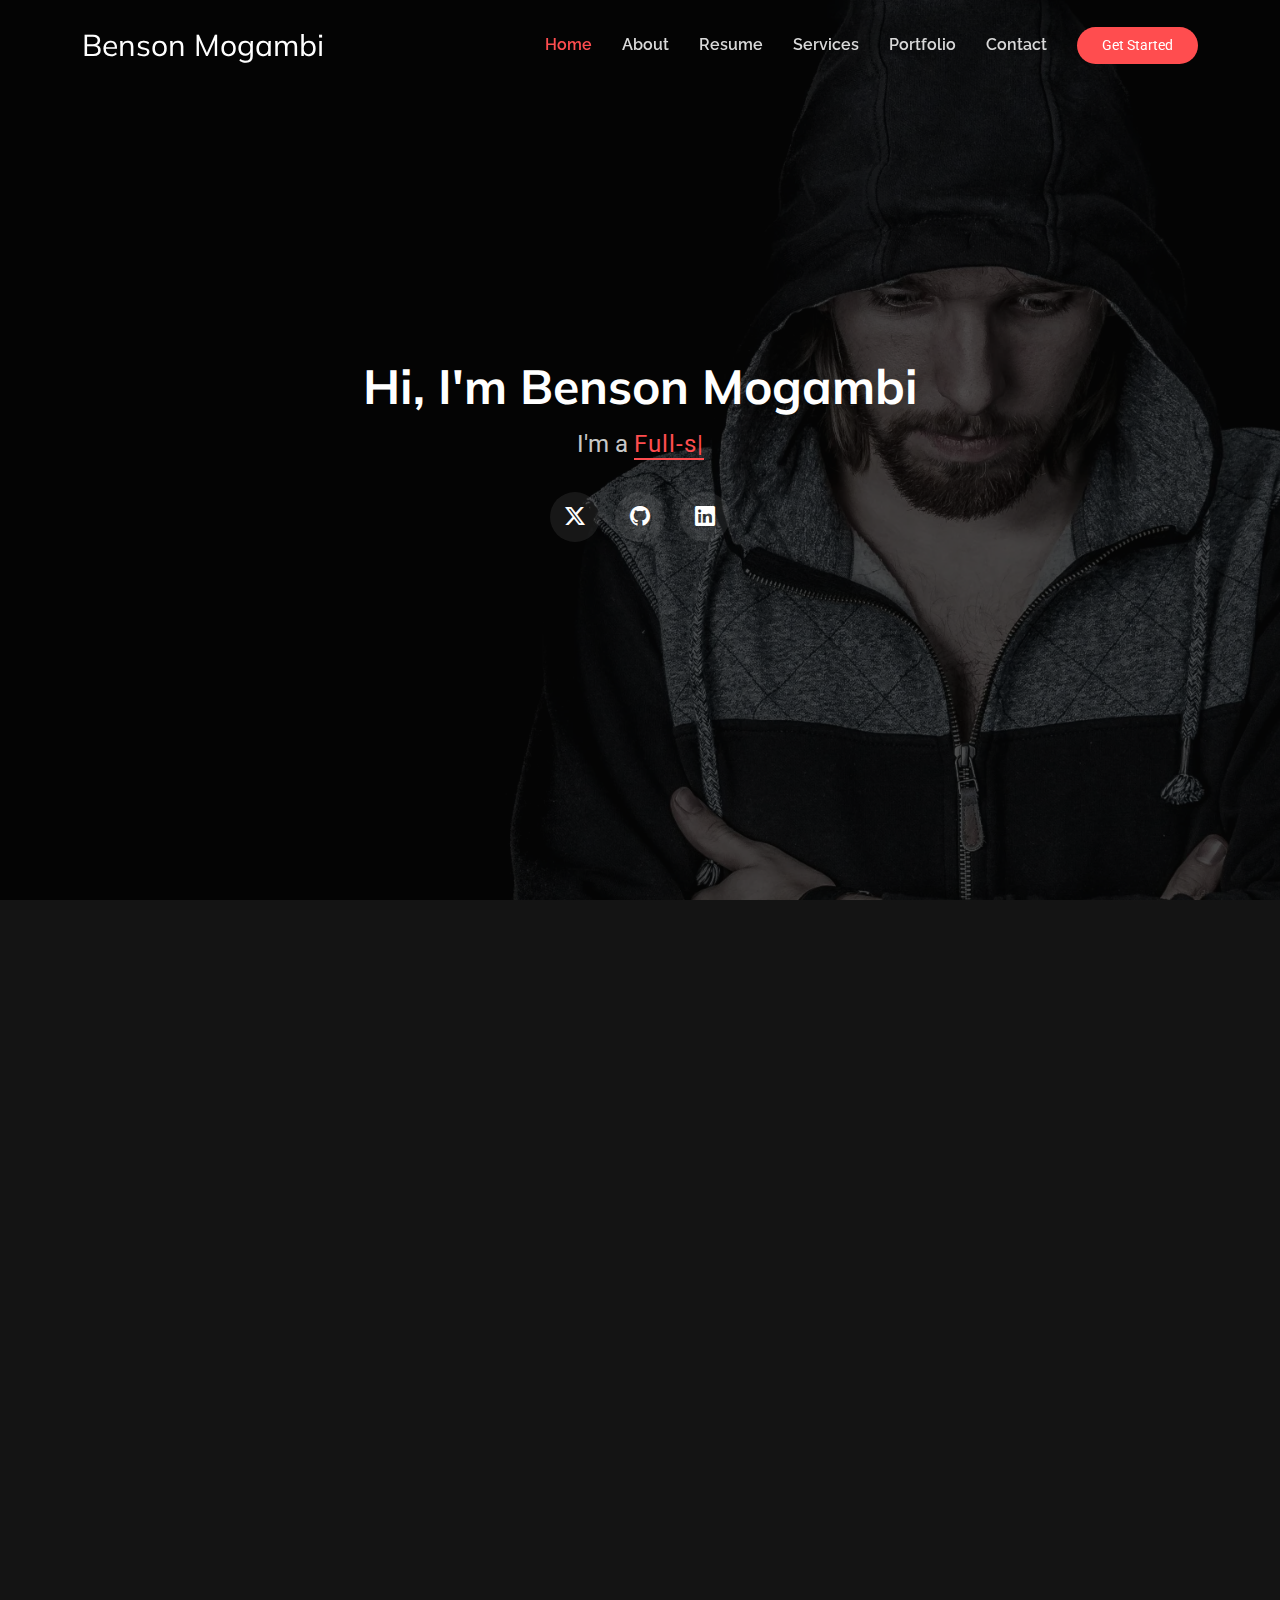
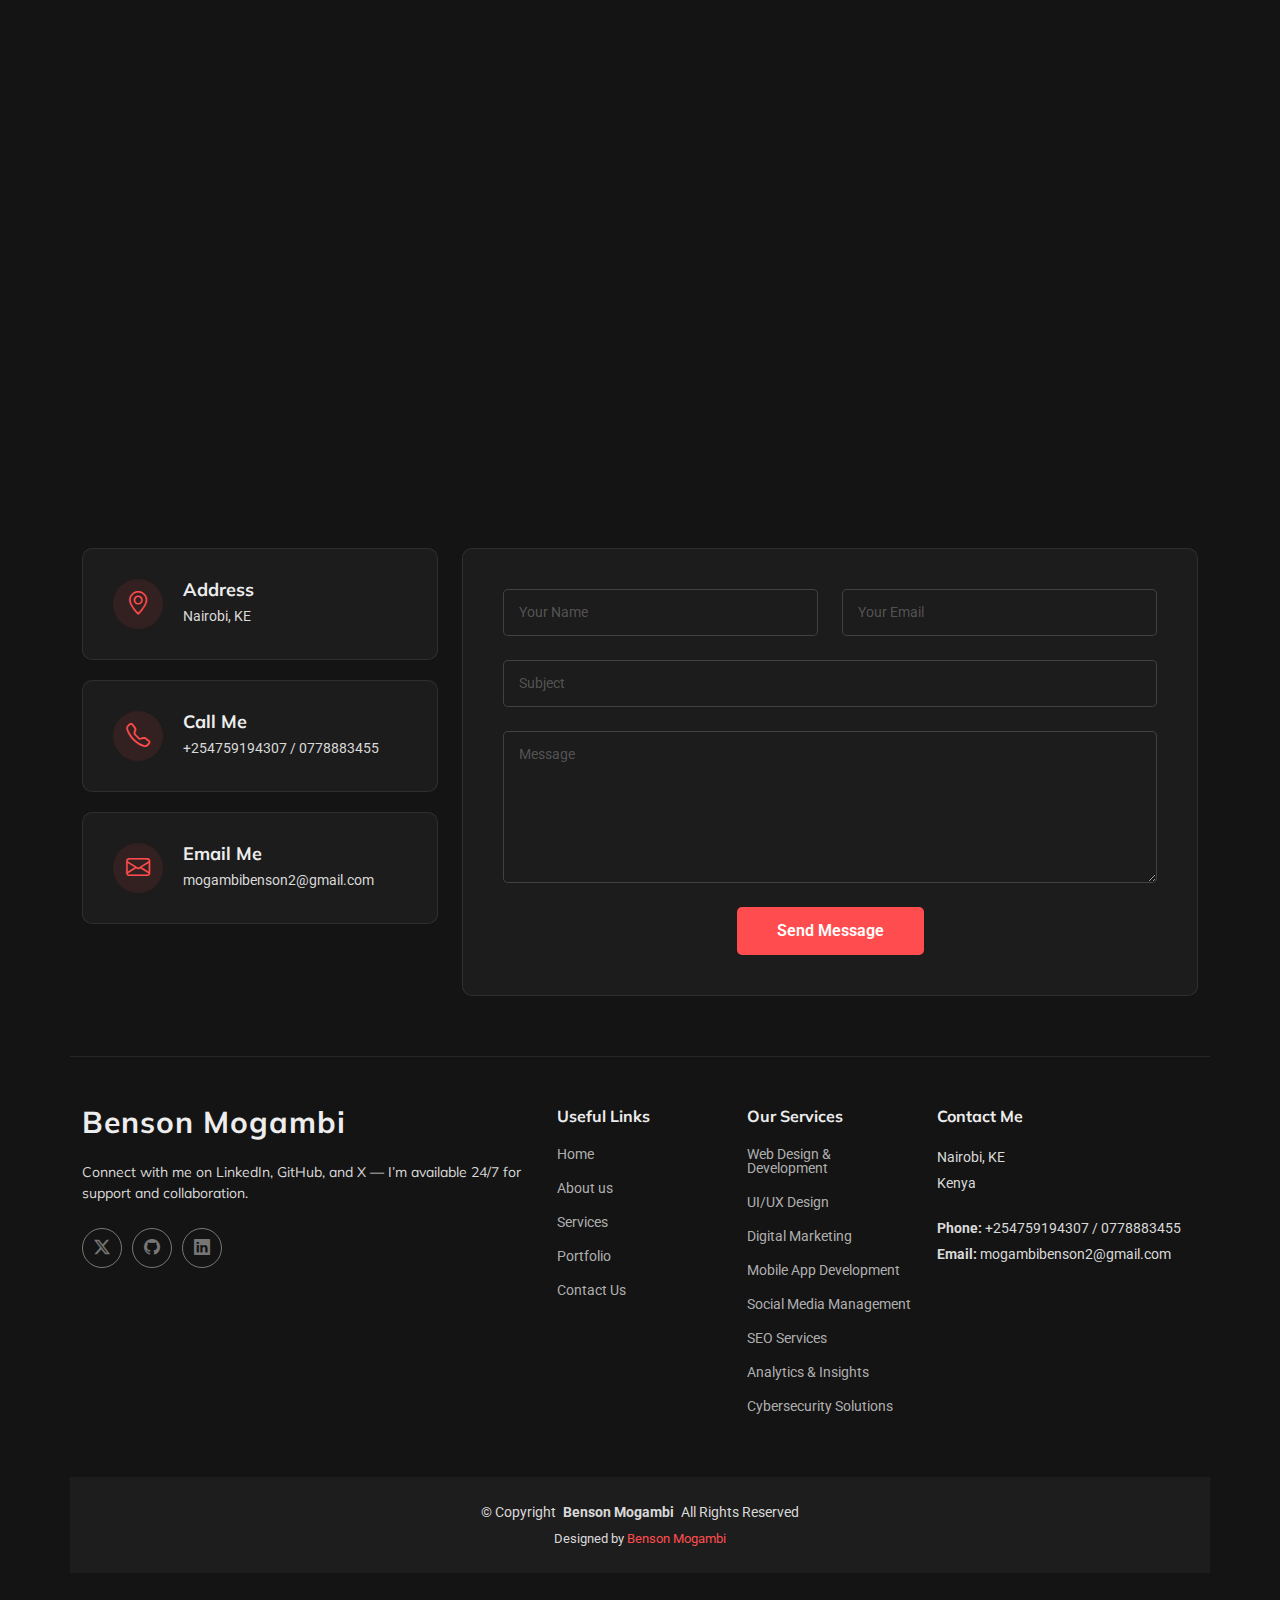
<file: index.html>
<!DOCTYPE html>
<html lang="en">

<head>
  <meta charset="utf-8">
  <meta content="width=device-width, initial-scale=1.0" name="viewport">
  <title>Benson Mogambi - Portfolio</title>
  <meta name="description" content="">
  <meta name="keywords" content="">

  <!-- Favicons -->
  <link href="assets/img/favicon.png" rel="icon">
  <link href="assets/img/apple-touch-icon.png" rel="apple-touch-icon">

  <!-- Fonts -->
  <link href="https://fonts.googleapis.com" rel="preconnect">
  <link href="https://fonts.gstatic.com" rel="preconnect" crossorigin>
  <link href="https://fonts.googleapis.com/css2?family=Roboto:ital,wght@0,100;0,300;0,400;0,500;0,700;0,900;1,100;1,300;1,400;1,500;1,700;1,900&family=Raleway:ital,wght@0,100;0,200;0,300;0,400;0,500;0,600;0,700;0,800;0,900;1,100;1,200;1,300;1,400;1,500;1,600;1,700;1,800;1,900&family=Mulish:ital,wght@0,200;0,300;0,400;0,500;0,600;0,700;0,800;0,900;1,200;1,300;1,400;1,500;1,600;1,700;1,800;1,900&display=swap" rel="stylesheet">

  <!-- Vendor CSS Files -->
  <link href="assets/vendor/bootstrap/css/bootstrap.min.css" rel="stylesheet">
  <link href="assets/vendor/bootstrap-icons/bootstrap-icons.css" rel="stylesheet">
  <link href="assets/vendor/aos/aos.css" rel="stylesheet">
  <link href="assets/vendor/glightbox/css/glightbox.min.css" rel="stylesheet">
  <link href="assets/vendor/swiper/swiper-bundle.min.css" rel="stylesheet">

  <!-- Main CSS File -->
  <link href="assets/css/main.css" rel="stylesheet">

  <!-- =======================================================
  * Template Name: Craftivo
  * Template URL: https://bootstrapmade.com/craftivo-bootstrap-portfolio-template/
  * Updated: Oct 04 2025 with Bootstrap v5.3.8
  * Author: BootstrapMade.com
  * License: https://bootstrapmade.com/license/
  ======================================================== -->
</head>

<body class="index-page">

  <header id="header" class="header d-flex align-items-center fixed-top">
    <div class="container-fluid container-xl position-relative d-flex align-items-center">

      <a href="index.html" class="logo d-flex align-items-center me-auto">
        <!-- Uncomment the line below if you also wish to use an image logo -->
        <!-- <img src="assets/img/logo.webp" alt=""> -->
        <h1 class="sitename">Benson Mogambi</h1>
      </a>

      <nav id="navmenu" class="navmenu">
        <ul>
          <li><a href="#hero" class="active">Home</a></li>
          <li><a href="#about">About</a></li>
          <li><a href="#resume">Resume</a></li>
          <li><a href="#services">Services</a></li>
          <li><a href="#portfolio">Portfolio</a></li>
          <li><a href="#contact">Contact</a></li>

          <!-- =======================================================
          <li class="dropdown"><a href="#"><span>Dropdown</span> <i class="bi bi-chevron-down toggle-dropdown"></i></a>
            <ul>
              <li><a href="#">Dropdown 1</a></li>
              <li class="dropdown"><a href="#"><span>Deep Dropdown</span> <i class="bi bi-chevron-down toggle-dropdown"></i></a>
                <ul>
                  <li><a href="#">Deep Dropdown 1</a></li>
                  <li><a href="#">Deep Dropdown 2</a></li>
                  <li><a href="#">Deep Dropdown 3</a></li>
                  <li><a href="#">Deep Dropdown 4</a></li>
                  <li><a href="#">Deep Dropdown 5</a></li>
                </ul>
              </li>
              <li><a href="#">Dropdown 2</a></li>
              <li><a href="#">Dropdown 3</a></li>
              <li><a href="#">Dropdown 4</a></li>
            </ul>
          </li>
          ======================================================== -->


        </ul>
        <i class="mobile-nav-toggle d-xl-none bi bi-list"></i>
      </nav>

      <a class="btn-getstarted" href="#about">Get Started</a>

    </div>
  </header>

  <main class="main">

    <!-- Hero Section -->
    <section id="hero" class="hero section dark-background">

      <img src="assets/img/profile/profile-bg-5.webp" alt="" data-aos="fade-in">

      <div class="container" data-aos="fade-up" data-aos-delay="100">
        <div class="row justify-content-center">
          <div class="col-lg-8 text-center">
            <h2>Hi, I'm Benson Mogambi</h2>
            <p>I'm a <span class="typed" data-typed-items="Full-stack Developer, Designer, Web Developer, Freelancer, Social Media Manager"></span><span class="typed-cursor" aria-hidden="true"></span></p>
            <div class="social-links">
              <a href="https://x.com/SolfaTech"><i class="bi bi-twitter-x"></i></a>
              <a href="https://github.com/bensonmogambi"><i class="bi bi-github"></i></a>
              <a href="https://www.linkedin.com/in/benson-mogambi-a5b201213"><i class="bi bi-linkedin"></i></a>
            </div>
          </div>
        </div>
      </div>

    </section><!-- /Hero Section -->

    <!-- About Section -->
    <section id="about" class="about section">

      <!-- Section Title -->
      <div class="container section-title" data-aos="fade-up">
        <span class="subtitle">About Me</span>
        <h2>About Me</h2>
        <p>Full‑stack developer passionate about building scalable solutions and empowering communities through technology.</p>
      </div><!-- End Section Title -->

      <div class="container" data-aos="fade-up" data-aos-delay="100">

        <div class="row gy-5">
          <div class="col-lg-4" data-aos="zoom-in" data-aos-delay="150">
            <div class="profile-card">
              <div class="profile-header">
                <div class="profile-avatar">
                  <img src="assets/img/profile/benso.jpeg" class="img-fluid" alt="">
                  <div class="status-indicator"></div>
                </div>
                <h3>Benson Mogambi</h3>
                <span class="role">Full Stack Developer</span>
                <div class="rating">
                  <i class="bi bi-star-fill"></i>
                  <i class="bi bi-star-fill"></i>
                  <i class="bi bi-star-fill"></i>
                  <i class="bi bi-star-fill"></i>
                  <i class="bi bi-star-half"></i>
                  <span>4.8</span>
                </div>
              </div>

              <div class="profile-stats">
                <div class="stat-item">
                  <h4>80</h4>
                  <p>Projects</p>
                </div>
                <div class="stat-item">
                  <h4>4+</h4>
                  <p>Years</p>
                </div>
                <div class="stat-item">
                  <h4>42</h4>
                  <p>Clients</p>
                </div>
              </div>

              <div class="profile-actions">
                <!--  <a href="#" class="btn-primary"><i class="bi bi-download"></i> Download CV</a> -->
                <a href="mailto:mogambibenson2@gmail.com" class="btn-secondary"><i class="bi bi-envelope"></i> Contact</a>
              </div>

              <div class="social-connect">
                <a href="https://www.linkedin.com/in/benson-mogambi-a5b201213"><i class="bi bi-linkedin"></i></a>
                <a href="https://github.com/bensonmogambi"><i class="bi bi-github"></i></a>
                <a href="https://x.com/SolfaTech"><i class="bi bi-twitter-x"></i></a>

              </div>
            </div>
          </div>

          <div class="col-lg-8" data-aos="fade-left" data-aos-delay="200">
            <div class="content-wrapper">
              <div class="bio-section">
                <div class="section-tag">About Me</div>
                <h2>Transforming Ideas into Digital Reality</h2>
                <p>Full-stack Software Developer with experience building scalable backend systems using Python and Django, as well as developing intuitive, responsive frontends with modern web technologies. Skilled in database integration, API development, and creating user-friendly applications that improve efficiency and customer experience. Passionate about leveraging AI and machine learning to drive innovation and solve complex problems. Eager to contribute to impactful projects in dynamic and collaborative environments.</p>
                <!-- <p>Temporibus autem quibusdam et aut officiis debitis aut rerum necessitatibus saepe eveniet ut et voluptates repudiandae sint et molestiae non recusandae.</p> -->
              </div>

              <div class="details-grid">
                <div class="detail-item" data-aos="fade-up" data-aos-delay="250">
                  <i class="bi bi-briefcase"></i>
                  <div class="detail-content">
                    <span>Experience</span>
                    <strong>4+ Years</strong>
                  </div>
                </div>

                <div class="detail-item" data-aos="fade-up" data-aos-delay="300">
                  <i class="bi bi-mortarboard"></i>
                  <div class="detail-content">
                    <span>Education</span>
                    <strong>Software Engineering</strong>
                  </div>
                </div>

                <div class="detail-item" data-aos="fade-up" data-aos-delay="350">
                  <i class="bi bi-geo-alt"></i>
                  <div class="detail-content">
                    <span>Based In</span>
                    <strong>Nairobi, KE</strong>
                  </div>
                </div>

                <div class="detail-item" data-aos="fade-up" data-aos-delay="100">
                  <i class="bi bi-envelope"></i>
                  <div class="detail-content">
                    <span>Email</span>
                    <strong>mogambibenson2@gmail.com</strong>
                  </div>
                </div>

                <div class="detail-item" data-aos="fade-up" data-aos-delay="150">
                  <i class="bi bi-phone"></i>
                  <div class="detail-content">
                    <span>Phone</span>
                    <strong>0759194307 / 0778883455</strong>
                  </div>
                </div>

                <div class="detail-item" data-aos="fade-up" data-aos-delay="200">
                  <i class="bi bi-calendar-check"></i>
                  <div class="detail-content">
                    <span>Availability</span>
                    <strong>Open to Work</strong>
                  </div>
                </div>
              </div>

              <div class="skills-showcase" data-aos="fade-up" data-aos-delay="250">
                <div class="section-tag">Core Skills</div>
                <h3>Technical Proficiency</h3>

                <div class="skills-list skills-animation">
                  <div class="skill-item">
                    <div class="skill-info">
                      <span class="skill-name">Python{Django}</span>
                      <span class="skill-percent">95%</span>
                    </div>
                    <div class="progress">
                      <div class="progress-bar" role="progressbar" aria-valuenow="95" aria-valuemin="0" aria-valuemax="100"></div>
                    </div>
                  </div>

                  <div class="skill-item">
                    <div class="skill-info">
                      <span class="skill-name">HTML/CSS &amp; JavaScript</span>
                      <span class="skill-percent">90%</span>
                    </div>
                    <div class="progress">
                      <div class="progress-bar" role="progressbar" aria-valuenow="90" aria-valuemin="0" aria-valuemax="100"></div>
                    </div>
                  </div>

                  <div class="skill-item">
                    <div class="skill-info">
                      <span class="skill-name">UI/UX, Canva &amp; Figma</span>
                      <span class="skill-percent">88%</span>
                    </div>
                    <div class="progress">
                      <div class="progress-bar" role="progressbar" aria-valuenow="88" aria-valuemin="0" aria-valuemax="100"></div>
                    </div>
                  </div>

                  <div class="skill-item">
                    <div class="skill-info">
                      <span class="skill-name">MongoDB, MySQL &amp; PostgreSQL</span>
                      <span class="skill-percent">85%</span>
                    </div>
                    <div class="progress">
                      <div class="progress-bar" role="progressbar" aria-valuenow="85" aria-valuemin="0" aria-valuemax="100"></div>
                    </div>
                  </div>

                  <div class="skill-item">
                    <div class="skill-info">
                      <span class="skill-name">M-Pesa Daraja API </span>
                      <span class="skill-percent">80%</span>
                    </div>
                    <div class="progress">
                      <div class="progress-bar" role="progressbar" aria-valuenow="80" aria-valuemin="0" aria-valuemax="100"></div>
                    </div>
                  </div>
                </div>
              </div>
            </div>
          </div>
        </div>

      </div>

    </section><!-- /About Section -->

    <!-- Resume Section -->
    <section id="resume" class="resume section">

      <!-- Section Title -->
      <div class="container section-title" data-aos="fade-up">
        <span class="subtitle">Resume</span>
        <h2>Resume</h2>
        <p>A snapshot of my journey, skills, and impact in technology and community leadership.</p>
      </div><!-- End Section Title -->

      <div class="container" data-aos="fade-up" data-aos-delay="100">

        <div class="row gy-5">
          <div class="col-lg-6">
            <div class="experience-section">
              <div class="section-header" data-aos="fade-right" data-aos-delay="200">
                <div class="header-content">
                  <span class="section-badge">Experience</span>
                  <h2>Professional Journey</h2>
                  <p></p>
                </div>
              </div>

              <div class="experience-cards">
                <div class="exp-card featured" data-aos="zoom-in" data-aos-delay="300">
                  <div class="card-header">
                    <div class="company-logo">
                      <i class="bi bi-buildings"></i>
                    </div>
                    <div class="period-badge">Current</div>
                  </div>
                  <div class="card-body">
                    <h3>Software Developer</h3>
                    <p class="company-name">Ciriz Digital Services – Nairobi, KE</p>
                    <span class="duration">2023 - Present</span>
                    <p class="description">Backend Development: Engineered and implemented a Python-Django backend for a bus ticket booking system, reducing booking time by 15 seconds per transaction and improving efficiency by 20%.</p>
                    <p class="description">API Integration: Integrated Google Maps API for real-time location tracking and route optimization, enhancing user experience and operational accuracy.</p>
                    <p class="description">Payment Gateway: Implemented Safaricom M-Pesa Daraja API for seamless payment processing, reducing transaction failures by 15% and increasing payment success rates.</p>
                    <p class="description">System Integration: Automated HR and accounting systems (QuickBooks) using MySQL and Git, reducing system errors by 25% and streamlining payroll processing.</p>
                    <p class="description">Receipt System: Developed a receipt system for customer identification and reservation verification, increasing customer satisfaction by 15% and reducing complaints by 10%. Conducted testing using PyTest to ensure reliability.</p>

                    <div class="skills-tags">
                      <span class="skill-tag">Backend Development</span>
                      <span class="skill-tag">API Integration</span>
                      <span class="skill-tag">System Integration</span>
                    </div>
                  </div>
                </div>

                <div class="exp-card" data-aos="zoom-in" data-aos-delay="350">
                  <div class="card-header">
                    <div class="company-logo">
                      <i class="bi bi-laptop"></i>
                    </div>
                  </div>
                  <div class="card-body">
                    <h3>Junior Software Developer</h3>
                    <p class="company-name">SolfaTech –  Remote, Part-time (Freelance)</p>
                    <span class="duration">2021 - 2024</span>
                    <p class="description">Client Websites: Built 15+ customized websites for startups using HTML, CSS, and JavaScript, increasing client website traffic by 30% and conversion rates by 20%.</p>
                    <p class="description">Team Collaboration:  Collaborated with cross-functional teams (designers, testers, developers) to deliver projects 10% faster than deadlines by implementing agile methodologies.</p>

                    <div class="skills-tags">
                      <span class="skill-tag">Web Development</span>
                      <span class="skill-tag">Team Collaboration</span>
                    </div>
                  </div>
                </div>

                <div class="exp-card" data-aos="zoom-in" data-aos-delay="400">
                  <div class="card-header">
                    <div class="company-logo">
                      <i class="bi bi-palette"></i>
                    </div>
                  </div>
                  <div class="card-body">
                    <h3>Software Developer Intern</h3>
                    <p class="company-name">Kenya National Library Services – Nairobi, KE</p>
                    <span class="duration">2022 - 2023</span>
                    <p class="description">Book Recommendation System: Designed and deployed a book recommendation system, increasing book checkouts by 15% and user engagement by 25%.</p>
                    <p class="description">E-Learning Websites: Enhanced e-learning platforms for children, boosting user interaction by 40% and website visits by 30% through gamification strategies.</p>
                    <p class="description">IT Support: Resolved technical issues within 1 hour on average, cutting downtime by 20% and improving system reliability.</p>

                    <div class="skills-tags">
                      <span class="skill-tag">IT Support</span>

                    </div>
                  </div>
                </div>

                <div class="exp-card" data-aos="zoom-in" data-aos-delay="400">
                  <div class="card-header">
                    <div class="company-logo">
                      <i class="bi bi-palette"></i>
                    </div>
                  </div>
                  <div class="card-body">
                    <h3>Jr Machine Learning Engineer</h3>
                    <p class="company-name">Omdena – Remote</p>
                    <span class="duration">2023 - 2023</span>
                    <p class="description">AI-Powered Workout App: Contributed to an AI-driven workout app, improving user engagement by 35% through personalized recommendations and reducing churn rate by 20%.</p>

                  </div>
                </div>

                <div class="exp-card" data-aos="zoom-in" data-aos-delay="400">
                  <div class="card-header">
                    <div class="company-logo">
                      <i class="bi bi-palette"></i>
                    </div>
                  </div>
                  <div class="card-body">
                    <h3>Customer Support </h3>
                    <p class="company-name">Krystaline Mineral Water Company – Nairobi, KE</p>
                    <span class="duration">2020 - 2021</span>
                    <p class="description">Improved customer response times by 30% and achieved a 95% satisfaction rate by managing social media, website updates, and customer inquiries.</p>
                    <p class="description">Strengthened communication and problem-solving skills by incorporating user feedback into service and product improvements.</p>

                    <div class="skills-tags">
                      <span class="skill-tag">Customer Support</span>

                    </div>
                  </div>
                </div>


              </div>
            </div>
          </div>

          <div class="col-lg-6">
            <div class="education-section">
              <div class="section-header" data-aos="fade-left" data-aos-delay="200">
                <div class="header-content">
                  <span class="section-badge">Education</span>
                  <h2>Academic Background</h2>
                  <p> </p>
                </div>
              </div>

              <div class="education-timeline" data-aos="fade-left" data-aos-delay="300">
                <div class="timeline-track">
                  <div class="timeline-item">
                    <div class="timeline-marker">
                      <i class="bi bi-mortarboard-fill"></i>
                    </div>
                    <div class="timeline-content">
                      <div class="education-meta">
                        <span class="year-range">2024 - 2024</span>
                        <span class="degree-level">Certificate</span>
                      </div>
                      <h4>Python Web Development </h4>
                      <p class="institution">eMobilis Institute of Technology</p>
                      <p class="description">Completed an intensive 3-month Python Django web development program, delivering a CRUD-based web application with MySQL integration and a responsive front end using HTML, CSS, and Bootstrap.</p>
                      <div class="achievement">
                        <i class="bi bi-award"></i>
                        <span>Python Web Development Program</span>
                      </div>
                    </div>
                  </div>

                  <div class="timeline-item">
                    <div class="timeline-marker">
                      <i class="bi bi-book"></i>
                    </div>
                    <div class="timeline-content">
                      <div class="education-meta">
                        <span class="year-range">2022 - 2023</span>
                        <span class="degree-level">Nanodegree</span>
                      </div>
                      <h4>Software Engineering</h4>
                      <p class="institution">Holberton School & ALX Africa</p>
                      <p class="description">Completed a 12-month program preparing for a global career as a Full-Stack Developer with technical and work-ready skills.</p>
                      <div class="achievement">
                        <i class="bi bi-award"></i>
                        <span>ALX Software Engineering Program</span>
                      </div>
                    </div>
                  </div>

                  <div class="timeline-item">
                    <div class="timeline-marker">
                      <i class="bi bi-patch-check-fill"></i>
                    </div>
                    <div class="timeline-content">
                      <div class="education-meta">
                        <span class="year-range"></span>
                        <span class="degree-level">Languages</span>
                      </div>
                      <h4>Languages</h4>
                      <div class="certifications-list">
                        <div class="cert-item">
                          <span class="cert-name">English</span>
                          <span class="cert-year">Fluent</span>
                        </div>
                        <div class="cert-item">
                          <span class="cert-name">Swahili</span>
                          <span class="cert-year">Native</span>
                        </div>

                      </div>
                    </div>
                  </div>

                </div>
              </div>
            </div>
          </div>
        </div>

      </div>

    </section><!-- /Resume Section -->

    <!-- Services Section -->
    <section id="services" class="services section">

      <!-- Section Title -->
      <div class="container section-title" data-aos="fade-up">
        <span class="subtitle">Services</span>
        <h2>Services</h2>
        <p>Transforming ideas into digital experiences with clean design, responsive interfaces, and powerful backend systems.</p>
      </div><!-- End Section Title -->

      <div class="container" data-aos="fade-up" data-aos-delay="100">

        <div class="row gy-4">
          <div class="col-lg-3 col-md-6" data-aos="zoom-in" data-aos-delay="100">
            <div class="service-item">
              <div class="icon-wrapper">
                <i class="bi bi-palette"></i>
              </div>
              <h4>Web Design & Development</h4>
              <p>Responsive, modern websites and applications tailored to user needs.</p>
              <a href="service-details.html" class="read-more">
                <span>Explore</span>
                <i class="bi bi-arrow-right"></i>
              </a>
            </div>
          </div>

          <div class="col-lg-3 col-md-6" data-aos="zoom-in" data-aos-delay="200">
            <div class="service-item featured">
              <div class="featured-tag">Featured</div>
              <div class="icon-wrapper">
                <i class="bi bi-layout-text-window-reverse"></i>
              </div>
              <h4>UI/UX Design</h4>
              <p>Intuitive, user‑friendly interfaces that enhance customer experience and engagement.</p>
              <a href="service-details1.html" class="read-more">
                <span>Explore</span>
                <i class="bi bi-arrow-right"></i>
              </a>
            </div>
          </div>

          <div class="col-lg-3 col-md-6" data-aos="zoom-in" data-aos-delay="300">
            <div class="service-item">
              <div class="icon-wrapper">
                <i class="bi bi-code-slash"></i>
              </div>
              <h4>Digital Marketing </h4>
              <p>Campaigns that boost visibility, engagement, and measurable growth.</p>
              <a href="service-details2.html" class="read-more">
                <span>Explore</span>
                <i class="bi bi-arrow-right"></i>
              </a>
            </div>
          </div>

          <div class="col-lg-3 col-md-6" data-aos="zoom-in" data-aos-delay="400">
            <div class="service-item">
              <div class="icon-wrapper">
                <i class="bi bi-phone"></i>
              </div>
              <h4>Mobile App Development </h4>
              <p>Seamless Android and iOS apps built for performance and accessibility.</p>
              <a href="service-details3.html" class="read-more">
                <span>Explore</span>
                <i class="bi bi-arrow-right"></i>
              </a>
            </div>
          </div>

          <div class="col-lg-3 col-md-6" data-aos="zoom-in" data-aos-delay="100">
            <div class="service-item">
              <div class="icon-wrapper">
                <i class="bi bi-megaphone"></i>
              </div>
              <h4>Social Media Management</h4>
              <p>Strategy and content creation to grow and sustain online communities.</p>
              <a href="service-details4.html" class="read-more">
                <span>Explore</span>
                <i class="bi bi-arrow-right"></i>
              </a>
            </div>
          </div>

          <div class="col-lg-3 col-md-6" data-aos="zoom-in" data-aos-delay="200">
            <div class="service-item">
              <div class="icon-wrapper">
                <i class="bi bi-search"></i>
              </div>
              <h4>SEO Services</h4>
              <p>Optimizing websites for higher search rankings and stronger online presence</p>
              <a href="service-details5.html" class="read-more">
                <span>Explore</span>
                <i class="bi bi-arrow-right"></i>
              </a>
            </div>
          </div>

          <div class="col-lg-3 col-md-6" data-aos="zoom-in" data-aos-delay="300">
            <div class="service-item">
              <div class="icon-wrapper">
                <i class="bi bi-graph-up-arrow"></i>
              </div>
              <h4>Analytics & Insights</h4>
              <p>Turning data into actionable strategies for smarter decision‑making.</p>
              <a href="service-details6.html" class="read-more">
                <span>Explore</span>
                <i class="bi bi-arrow-right"></i>
              </a>
            </div>
          </div>

          <div class="col-lg-3 col-md-6" data-aos="zoom-in" data-aos-delay="400">
            <div class="service-item">
              <div class="icon-wrapper">
                <i class="bi bi-shield-check"></i>
              </div>
              <h4>Cybersecurity Solutions </h4>
              <p>Protecting applications, data, and users with robust security practices.</p>
              <a href="service-details7.html" class="read-more">
                <span>Explore</span>
                <i class="bi bi-arrow-right"></i>
              </a>
            </div>
          </div>

        </div>

        <div class="row mt-5">
          <div class="col-12" data-aos="fade-up" data-aos-delay="200">
            <div class="cta-box">
              <div class="row align-items-center">
                <div class="col-lg-8">
                  <h3>Transform Your Vision Into Reality</h3>
                  <p>Partner with us to bring your ideas to life with innovative solutions tailored to your needs</p>
                </div>
                <div class="col-lg-4 text-lg-end text-center">
                  <a href="service-details.html" class="cta-btn">Start Your Project</a>
                </div>
              </div>
            </div>
          </div>
        </div>

      </div>

    </section><!-- /Services Section -->

    <!-- Portfolio Section -->
    <section id="portfolio" class="portfolio section">

      <!-- Section Title -->
      <div class="container section-title" data-aos="fade-up">
        <span class="subtitle">Portfolio</span>
        <h2>Portfolio</h2>
        <p>Necessitatibus eius consequatur ex aliquid fuga eum quidem sint consectetur velit. Sed ut perspiciatis unde omnis iste natus error sit voluptatem accusantium doloremque laudantium totam rem aperiam</p>
      </div><!-- End Section Title -->

      <div class="container" data-aos="fade-up" data-aos-delay="100">

        <div class="isotope-layout" data-default-filter="*" data-layout="masonry" data-sort="original-order">
          <ul class="portfolio-filters isotope-filters" data-aos="fade-up" data-aos-delay="200">
            <li data-filter="*" class="filter-active">All Work</li>
            <li data-filter=".filter-creative">Creative</li>
            <li data-filter=".filter-digital">Digital</li>
            <li data-filter=".filter-strategy">Strategy</li>
            <li data-filter=".filter-development">Development</li>
          </ul>

          <div class="row gy-4 isotope-container" data-aos="fade-up" data-aos-delay="300">
            <div class="col-lg-4 col-md-6 portfolio-item isotope-item filter-creative">
              <div class="portfolio-card">
                <div class="portfolio-image-container">
                  <img src="assets/img/portfolio/portfolio-1.webp" alt="Creative Project" class="img-fluid" loading="lazy">
                  <div class="portfolio-overlay">
                    <div class="portfolio-info">
                      <span class="project-category">Creative Design</span>
                      <h4>Visual Identity System</h4>
                    </div>
                    <div class="portfolio-actions">
                      <a href="assets/img/portfolio/portfolio-1.webp" class="glightbox portfolio-link">
                        <i class="bi bi-plus-lg"></i>
                      </a>
                      <a href="#" class="portfolio-details">
                        <i class="bi bi-arrow-right"></i>
                      </a>
                    </div>
                  </div>
                </div>
                <div class="portfolio-meta">
                  <div class="project-tags">
                    <span class="tag">Branding</span>
                    <span class="tag">Identity</span>
                  </div>
                  <div class="project-year">2024</div>
                </div>
              </div>
            </div>

            <div class="col-lg-4 col-md-6 portfolio-item isotope-item filter-digital">
              <div class="portfolio-card">
                <div class="portfolio-image-container">
                  <img src="assets/img/portfolio/portfolio-2.webp" alt="Digital Project" class="img-fluid" loading="lazy">
                  <div class="portfolio-overlay">
                    <div class="portfolio-info">
                      <span class="project-category">Digital Experience</span>
                      <h4>Interactive Web Platform</h4>
                    </div>
                    <div class="portfolio-actions">
                      <a href="assets/img/portfolio/portfolio-2.webp" class="glightbox portfolio-link">
                        <i class="bi bi-plus-lg"></i>
                      </a>
                      <a href="#" class="portfolio-details">
                        <i class="bi bi-arrow-right"></i>
                      </a>
                    </div>
                  </div>
                </div>
                <div class="portfolio-meta">
                  <div class="project-tags">
                    <span class="tag">Web Design</span>
                    <span class="tag">Development</span>
                  </div>
                  <div class="project-year">2024</div>
                </div>
              </div>
            </div>

            <div class="col-lg-4 col-md-6 portfolio-item isotope-item filter-strategy">
              <div class="portfolio-card">
                <div class="portfolio-image-container">
                  <img src="assets/img/portfolio/portfolio-3.webp" alt="Strategy Project" class="img-fluid" loading="lazy">
                  <div class="portfolio-overlay">
                    <div class="portfolio-info">
                      <span class="project-category">Brand Strategy</span>
                      <h4>Market Positioning</h4>
                    </div>
                    <div class="portfolio-actions">
                      <a href="assets/img/portfolio/portfolio-3.webp" class="glightbox portfolio-link">
                        <i class="bi bi-plus-lg"></i>
                      </a>
                      <a href="#" class="portfolio-details">
                        <i class="bi bi-arrow-right"></i>
                      </a>
                    </div>
                  </div>
                </div>
                <div class="portfolio-meta">
                  <div class="project-tags">
                    <span class="tag">Strategy</span>
                    <span class="tag">Consulting</span>
                  </div>
                  <div class="project-year">2023</div>
                </div>
              </div>
            </div>

            <div class="col-lg-4 col-md-6 portfolio-item isotope-item filter-development">
              <div class="portfolio-card">
                <div class="portfolio-image-container">
                  <img src="assets/img/portfolio/portfolio-4.webp" alt="Development Project" class="img-fluid" loading="lazy">
                  <div class="portfolio-overlay">
                    <div class="portfolio-info">
                      <span class="project-category">Full Stack</span>
                      <h4>Custom Application</h4>
                    </div>
                    <div class="portfolio-actions">
                      <a href="assets/img/portfolio/portfolio-4.webp" class="glightbox portfolio-link">
                        <i class="bi bi-plus-lg"></i>
                      </a>
                      <a href="#" class="portfolio-details">
                        <i class="bi bi-arrow-right"></i>
                      </a>
                    </div>
                  </div>
                </div>
                <div class="portfolio-meta">
                  <div class="project-tags">
                    <span class="tag">React</span>
                    <span class="tag">Node.js</span>
                  </div>
                  <div class="project-year">2024</div>
                </div>
              </div>
            </div>

            <div class="col-lg-4 col-md-6 portfolio-item isotope-item filter-creative">
              <div class="portfolio-card">
                <div class="portfolio-image-container">
                  <img src="assets/img/portfolio/portfolio-5.webp" alt="Creative Project" class="img-fluid" loading="lazy">
                  <div class="portfolio-overlay">
                    <div class="portfolio-info">
                      <span class="project-category">Art Direction</span>
                      <h4>Campaign Design</h4>
                    </div>
                    <div class="portfolio-actions">
                      <a href="assets/img/portfolio/portfolio-5.webp" class="glightbox portfolio-link">
                        <i class="bi bi-plus-lg"></i>
                      </a>
                      <a href="#" class="portfolio-details">
                        <i class="bi bi-arrow-right"></i>
                      </a>
                    </div>
                  </div>
                </div>
                <div class="portfolio-meta">
                  <div class="project-tags">
                    <span class="tag">Creative</span>
                    <span class="tag">Campaign</span>
                  </div>
                  <div class="project-year">2024</div>
                </div>
              </div>
            </div>

            <div class="col-lg-4 col-md-6 portfolio-item isotope-item filter-digital">
              <div class="portfolio-card">
                <div class="portfolio-image-container">
                  <img src="assets/img/portfolio/portfolio-6.webp" alt="Digital Project" class="img-fluid" loading="lazy">
                  <div class="portfolio-overlay">
                    <div class="portfolio-info">
                      <span class="project-category">Digital Product</span>
                      <h4>Mobile Experience</h4>
                    </div>
                    <div class="portfolio-actions">
                      <a href="assets/img/portfolio/portfolio-6.webp" class="glightbox portfolio-link">
                        <i class="bi bi-plus-lg"></i>
                      </a>
                      <a href="#" class="portfolio-details">
                        <i class="bi bi-arrow-right"></i>
                      </a>
                    </div>
                  </div>
                </div>
                <div class="portfolio-meta">
                  <div class="project-tags">
                    <span class="tag">Mobile</span>
                    <span class="tag">UI/UX</span>
                  </div>
                  <div class="project-year">2023</div>
                </div>
              </div>
            </div>
          </div>

        </div>

        <div class="portfolio-bottom" data-aos="fade-up" data-aos-delay="400">
          <div class="row align-items-center">
            <div class="col-lg-8">
              <h3>Like what you see?</h3>
              <p>Let’s turn ideas into reality — explore my work or get in touch today.</p>
            </div>
            <div class="col-lg-4 text-lg-end">
              <a href="#contact" class="btn btn-accent">Let's Work Together</a>
            </div>
          </div>
        </div>

      </div>

    </section><!-- /Portfolio Section -->

    <!-- Contact Section -->
    <section id="contact" class="contact section">

      <!-- Section Title -->
      <div class="container section-title" data-aos="fade-up">
        <span class="subtitle">Contact</span>
        <h2>Contact</h2>
        <p>Have a project in mind or need support? I’m available 24/7 — let’s connect.</p>
      </div><!-- End Section Title -->

      <div class="container">

        <div class="row gy-4">

          <div class="col-lg-4">
            <div class="info-item">
              <div class="icon-wrapper">
                <i class="bi bi-geo-alt"></i>
              </div>
              <div>
                <h3>Address</h3>
                <p>Nairobi, KE </p>
              </div>
            </div>

            <div class="info-item">
              <div class="icon-wrapper">
                <i class="bi bi-telephone"></i>
              </div>
              <div>
                <h3>Call Me</h3>
                <p>+254759194307 / 0778883455</p>
              </div>
            </div>

            <div class="info-item">
              <div class="icon-wrapper">
                <i class="bi bi-envelope"></i>
              </div>
              <div>
                <h3>Email Me</h3>
                <p>mogambibenson2@gmail.com</p>
              </div>
            </div>

          </div>

          <div class="col-lg-8">
            <form action="forms/contact.php" method="post" class="php-email-form">
              <div class="row gy-4">

                <div class="col-md-6">
                  <input type="text" name="name" class="form-control" placeholder="Your Name" required="">
                </div>

                <div class="col-md-6">
                  <input type="email" class="form-control" name="email" placeholder="Your Email" required="">
                </div>

                <div class="col-md-12">
                  <input type="text" class="form-control" name="subject" placeholder="Subject" required="">
                </div>

                <div class="col-md-12">
                  <textarea class="form-control" name="message" rows="6" placeholder="Message" required=""></textarea>
                </div>

                <div class="col-md-12 text-center">
                  <div class="loading">Loading</div>
                  <div class="error-message"></div>
                  <div class="sent-message">Your message has been sent. Thank you!</div>

                  <button type="submit">Send Message</button>
                </div>

              </div>
            </form>
          </div>

        </div>

      </div>

    </section><!-- /Contact Section -->

  </main>

  <footer id="footer" class="footer">

    <div class="container footer-top">
      <div class="row gy-4">
        <div class="col-lg-5 col-md-12 footer-about">
          <a href="index.html" class="logo d-flex align-items-center">
            <span class="sitename">Benson Mogambi</span>
          </a>
          <p>Connect with me on LinkedIn, GitHub, and X — I’m available 24/7 for support and collaboration.</p>
          <div class="social-links d-flex mt-4">
            <a href="https://x.com/SolfaTech"><i class="bi bi-twitter-x"></i></a>
            <a href="https://github.com/bensonmogambi"><i class="bi bi-github"></i></a>
            <a href="https://www.linkedin.com/in/benson-mogambi-a5b201213"><i class="bi bi-linkedin"></i></a>
          </div>
        </div>

        <div class="col-lg-2 col-6 footer-links">
          <h4>Useful Links</h4>
          <ul>
            <li><a href="#hero">Home</a></li>
            <li><a href="#about">About us</a></li>
            <li><a href="#services">Services</a></li>
            <li><a href="#portfolio">Portfolio</a></li>
            <li><a href="#contact">Contact Us</a></li>
          </ul>
        </div>

        <div class="col-lg-2 col-6 footer-links">
          <h4>Our Services</h4>
          <ul>
            <li><a href="service-details.html">Web Design & Development</a></li>
            <li><a href="service-details1.html">UI/UX Design</a></li>
            <li><a href="service-details2.html">Digital Marketing</a></li>
            <li><a href="service-details3.html">Mobile App Development</a></li>
            <li><a href="service-details4.html">Social Media Management</a></li>
            <li><a href="service-details5.html">SEO Services</a></li>
            <li><a href="service-details6.html">Analytics & Insights</a></li>
            <li><a href="service-details7.html">Cybersecurity Solutions</a></li>
          </ul>
        </div>

        <div class="col-lg-3 col-md-12 footer-contact text-center text-md-start">
          <h4>Contact Me</h4>
          <p>Nairobi, KE</p>
          <p>Kenya</p>
          <p class="mt-4"><strong>Phone:</strong> <span>+254759194307 / 0778883455</span></p>
          <p><strong>Email:</strong> <span>mogambibenson2@gmail.com</span></p>
        </div>

      </div>
    </div>

    <div class="container copyright text-center mt-4">
      <p>© <span>Copyright</span> <strong class="px-1 sitename">Benson Mogambi</strong> <span>All Rights Reserved</span></p>
      <div class="credits">
        <!-- All the links in the footer should remain intact. -->
        <!-- You can delete the links only if you've purchased the pro version. -->
        <!-- Licensing information: https://bootstrapmade.com/license/ -->
        <!-- Purchase the pro version with working PHP/AJAX contact form: [buy-url] -->
        Designed by <a href="https://www.linkedin.com/in/benson-mogambi-a5b201213/">Benson Mogambi</a>
      </div>
    </div>

  </footer>

  <!-- Scroll Top -->
  <a href="#" id="scroll-top" class="scroll-top d-flex align-items-center justify-content-center"><i class="bi bi-arrow-up-short"></i></a>

  <!-- Preloader -->
  <div id="preloader"></div>

  <!-- Vendor JS Files -->
  <script src="assets/vendor/bootstrap/js/bootstrap.bundle.min.js"></script>
  <script src="assets/vendor/php-email-form/validate.js"></script>
  <script src="assets/vendor/aos/aos.js"></script>
  <script src="assets/vendor/typed.js/typed.umd.js"></script>
  <script src="assets/vendor/waypoints/noframework.waypoints.js"></script>
  <script src="assets/vendor/glightbox/js/glightbox.min.js"></script>
  <script src="assets/vendor/imagesloaded/imagesloaded.pkgd.min.js"></script>
  <script src="assets/vendor/isotope-layout/isotope.pkgd.min.js"></script>
  <script src="assets/vendor/swiper/swiper-bundle.min.js"></script>

  <!-- Main JS File -->
  <script src="assets/js/main.js"></script>

</body>

</html>
</file>
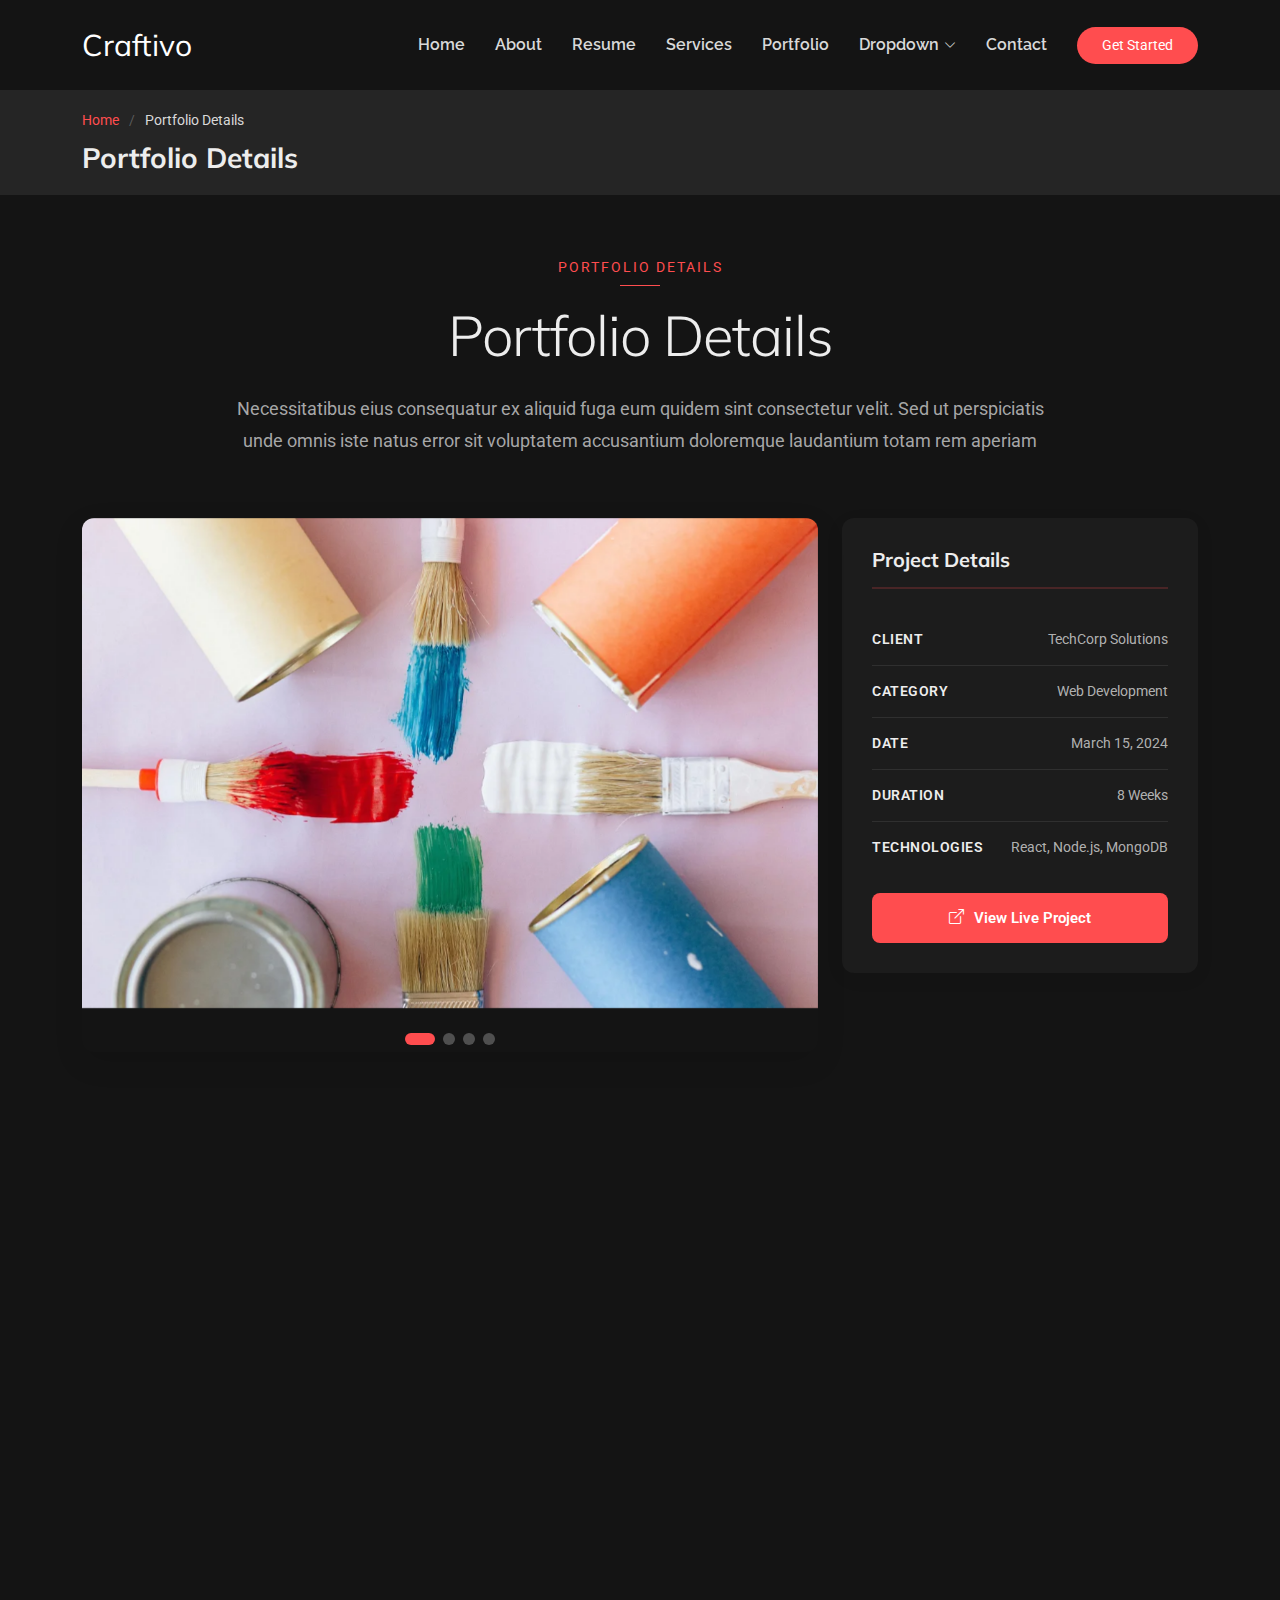
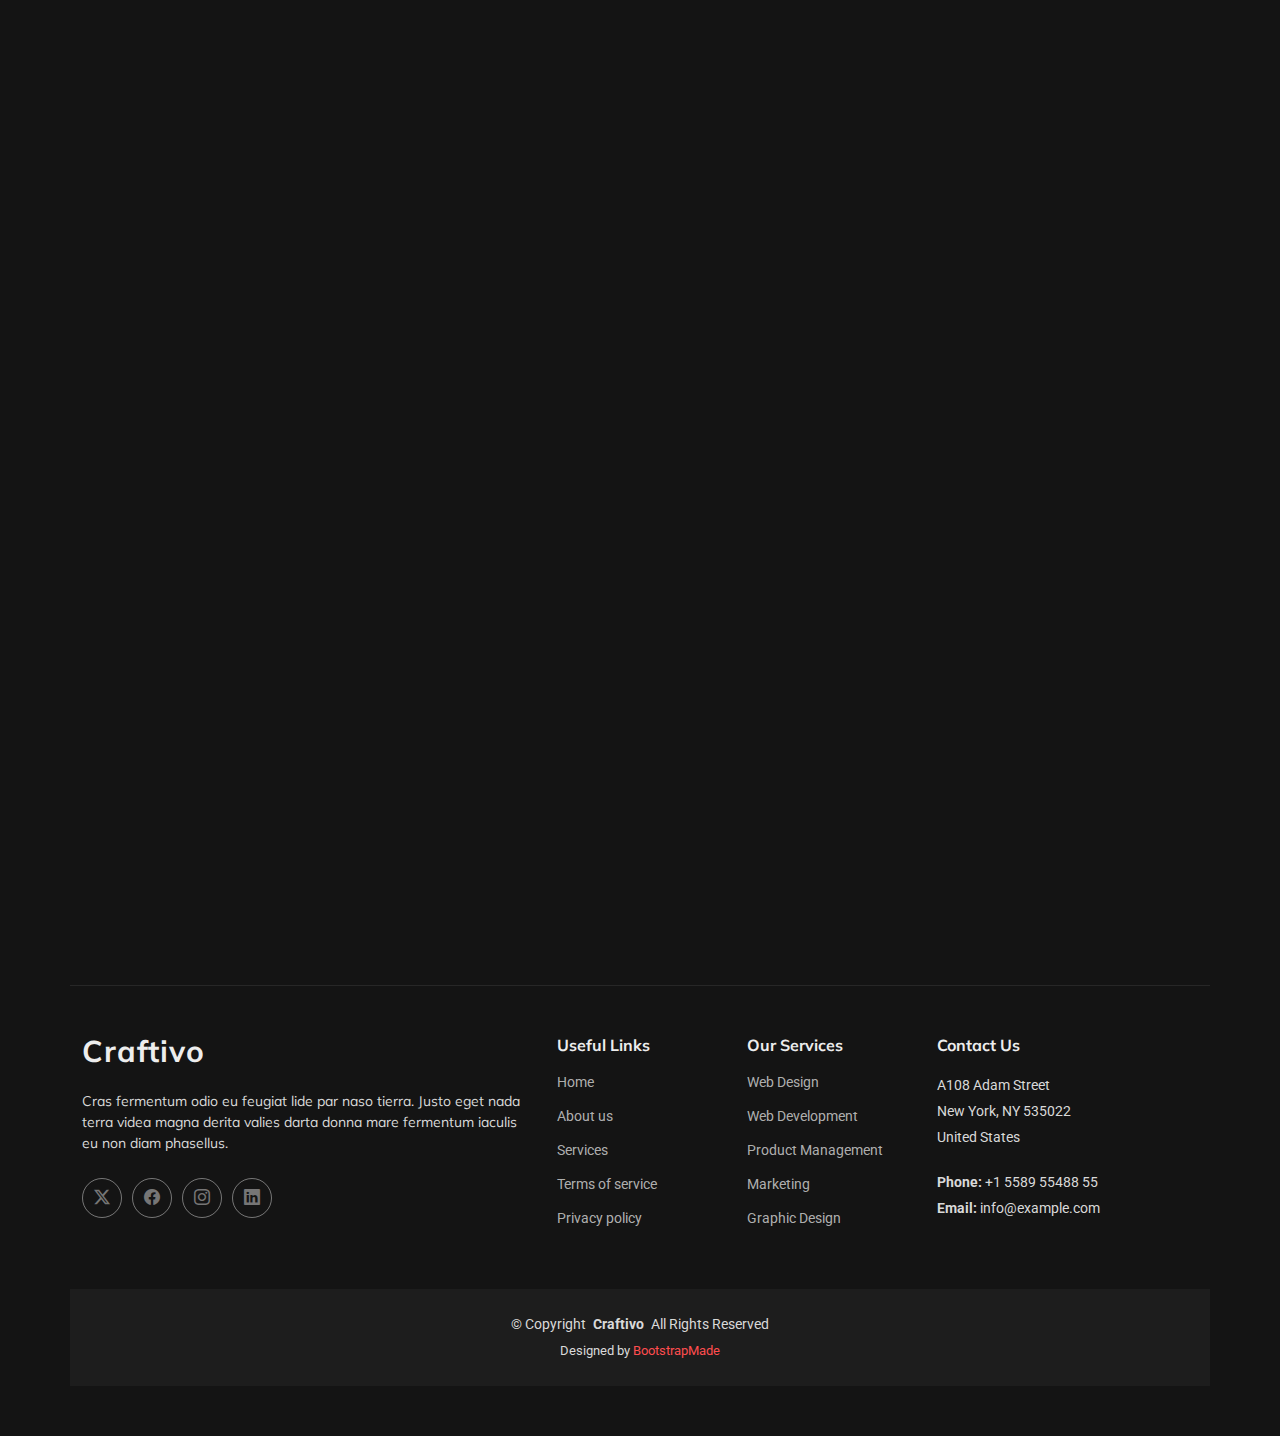
<file: portfolio-details.html>
<!DOCTYPE html>
<html lang="en">

<head>
  <meta charset="utf-8">
  <meta content="width=device-width, initial-scale=1.0" name="viewport">
  <title>Portfolio Details - Craftivo Bootstrap Template</title>
  <meta name="description" content="">
  <meta name="keywords" content="">

  <!-- Favicons -->
  <link href="assets/img/favicon.png" rel="icon">
  <link href="assets/img/apple-touch-icon.png" rel="apple-touch-icon">

  <!-- Fonts -->
  <link href="https://fonts.googleapis.com" rel="preconnect">
  <link href="https://fonts.gstatic.com" rel="preconnect" crossorigin>
  <link href="https://fonts.googleapis.com/css2?family=Roboto:ital,wght@0,100;0,300;0,400;0,500;0,700;0,900;1,100;1,300;1,400;1,500;1,700;1,900&family=Raleway:ital,wght@0,100;0,200;0,300;0,400;0,500;0,600;0,700;0,800;0,900;1,100;1,200;1,300;1,400;1,500;1,600;1,700;1,800;1,900&family=Mulish:ital,wght@0,200;0,300;0,400;0,500;0,600;0,700;0,800;0,900;1,200;1,300;1,400;1,500;1,600;1,700;1,800;1,900&display=swap" rel="stylesheet">

  <!-- Vendor CSS Files -->
  <link href="assets/vendor/bootstrap/css/bootstrap.min.css" rel="stylesheet">
  <link href="assets/vendor/bootstrap-icons/bootstrap-icons.css" rel="stylesheet">
  <link href="assets/vendor/aos/aos.css" rel="stylesheet">
  <link href="assets/vendor/glightbox/css/glightbox.min.css" rel="stylesheet">
  <link href="assets/vendor/swiper/swiper-bundle.min.css" rel="stylesheet">

  <!-- Main CSS File -->
  <link href="assets/css/main.css" rel="stylesheet">

  <!-- =======================================================
  * Template Name: Craftivo
  * Template URL: https://bootstrapmade.com/craftivo-bootstrap-portfolio-template/
  * Updated: Oct 04 2025 with Bootstrap v5.3.8
  * Author: BootstrapMade.com
  * License: https://bootstrapmade.com/license/
  ======================================================== -->
</head>

<body class="portfolio-details-page">

  <header id="header" class="header d-flex align-items-center sticky-top">
    <div class="container-fluid container-xl position-relative d-flex align-items-center">

      <a href="index.html" class="logo d-flex align-items-center me-auto">
        <!-- Uncomment the line below if you also wish to use an image logo -->
        <!-- <img src="assets/img/logo.webp" alt=""> -->
        <h1 class="sitename">Craftivo</h1>
      </a>

      <nav id="navmenu" class="navmenu">
        <ul>
          <li><a href="#hero">Home</a></li>
          <li><a href="#about">About</a></li>
          <li><a href="#resume">Resume</a></li>
          <li><a href="#services">Services</a></li>
          <li><a href="#portfolio">Portfolio</a></li>
          <li class="dropdown"><a href="#"><span>Dropdown</span> <i class="bi bi-chevron-down toggle-dropdown"></i></a>
            <ul>
              <li><a href="#">Dropdown 1</a></li>
              <li class="dropdown"><a href="#"><span>Deep Dropdown</span> <i class="bi bi-chevron-down toggle-dropdown"></i></a>
                <ul>
                  <li><a href="#">Deep Dropdown 1</a></li>
                  <li><a href="#">Deep Dropdown 2</a></li>
                  <li><a href="#">Deep Dropdown 3</a></li>
                  <li><a href="#">Deep Dropdown 4</a></li>
                  <li><a href="#">Deep Dropdown 5</a></li>
                </ul>
              </li>
              <li><a href="#">Dropdown 2</a></li>
              <li><a href="#">Dropdown 3</a></li>
              <li><a href="#">Dropdown 4</a></li>
            </ul>
          </li>
          <li><a href="#contact">Contact</a></li>
        </ul>
        <i class="mobile-nav-toggle d-xl-none bi bi-list"></i>
      </nav>

      <a class="btn-getstarted" href="#about">Get Started</a>

    </div>
  </header>

  <main class="main">

    <!-- Page Title -->
    <div class="page-title light-background">
      <div class="container">
        <nav class="breadcrumbs">
          <ol>
            <li><a href="index.html">Home</a></li>
            <li class="current">Portfolio Details</li>
          </ol>
        </nav>
        <h1>Portfolio Details</h1>
      </div>
    </div><!-- End Page Title -->

    <!-- Portfolio Details Section -->
    <section id="portfolio-details" class="portfolio-details section">

      <!-- Section Title -->
      <div class="container section-title" data-aos="fade-up">
        <span class="subtitle">Portfolio Details</span>
        <h2>Portfolio Details</h2>
        <p>Necessitatibus eius consequatur ex aliquid fuga eum quidem sint consectetur velit. Sed ut perspiciatis unde omnis iste natus error sit voluptatem accusantium doloremque laudantium totam rem aperiam</p>
      </div><!-- End Section Title -->

      <div class="container" data-aos="fade-up" data-aos-delay="100">

        <div class="row gy-5">

          <div class="col-lg-8">

            <div class="portfolio-details-slider swiper init-swiper">
              <script type="application/json" class="swiper-config">
                {
                  "loop": true,
                  "speed": 600,
                  "autoplay": {
                    "delay": 4000
                  },
                  "slidesPerView": 1,
                  "spaceBetween": 0,
                  "effect": "fade",
                  "pagination": {
                    "el": ".swiper-pagination",
                    "type": "bullets",
                    "clickable": true
                  }
                }
              </script>
              <div class="swiper-wrapper">

                <div class="swiper-slide">
                  <img src="assets/img/portfolio/portfolio-3.webp" alt="Portfolio Image" class="img-fluid">
                </div>

                <div class="swiper-slide">
                  <img src="assets/img/portfolio/portfolio-6.webp" alt="Portfolio Image" class="img-fluid">
                </div>

                <div class="swiper-slide">
                  <img src="assets/img/portfolio/portfolio-9.webp" alt="Portfolio Image" class="img-fluid">
                </div>

                <div class="swiper-slide">
                  <img src="assets/img/portfolio/portfolio-11.webp" alt="Portfolio Image" class="img-fluid">
                </div>

              </div>
              <div class="swiper-pagination"></div>
            </div>

            <div class="portfolio-content" data-aos="fade-up" data-aos-delay="200">
              <h2>Innovative Digital Platform</h2>

              <div class="meta-info">
                <span class="date"><i class="bi bi-calendar"></i> March 15, 2024</span>
                <span class="category"><i class="bi bi-tag"></i> Web Development</span>
                <span class="client"><i class="bi bi-building"></i> TechCorp Solutions</span>
              </div>

              <p>
                Lorem ipsum dolor sit amet, consectetur adipiscing elit, sed do eiusmod tempor incididunt ut labore et dolore magna aliqua. Ut enim ad minim veniam, quis nostrud exercitation ullamco laboris nisi ut aliquip ex ea commodo consequat.
              </p>

              <h3>Project Overview</h3>
              <p>
                Duis aute irure dolor in reprehenderit in voluptate velit esse cillum dolore eu fugiat nulla pariatur. Excepteur sint occaecat cupidatat non proident, sunt in culpa qui officia deserunt mollit anim id est laborum. Sed ut perspiciatis unde omnis iste natus error sit voluptatem accusantium doloremque laudantium.
              </p>

              <div class="highlights-box">
                <h4>Key Highlights</h4>
                <ul>
                  <li><i class="bi bi-check-circle"></i> Responsive design across all devices</li>
                  <li><i class="bi bi-check-circle"></i> Advanced user authentication system</li>
                  <li><i class="bi bi-check-circle"></i> Real-time data synchronization</li>
                  <li><i class="bi bi-check-circle"></i> Optimized performance and loading speed</li>
                  <li><i class="bi bi-check-circle"></i> Comprehensive admin dashboard</li>
                </ul>
              </div>

              <h3>Technical Implementation</h3>
              <p>
                Totam rem aperiam, eaque ipsa quae ab illo inventore veritatis et quasi architecto beatae vitae dicta sunt explicabo. Nemo enim ipsam voluptatem quia voluptas sit aspernatur aut odit aut fugit, sed quia consequuntur magni dolores eos qui ratione voluptatem sequi nesciunt.
              </p>

              <blockquote>
                <i class="bi bi-quote quote-icon"></i>
                <p>
                  Neque porro quisquam est, qui dolorem ipsum quia dolor sit amet, consectetur, adipisci velit, sed quia non numquam eius modi tempora incidunt ut labore et dolore magnam aliquam quaerat voluptatem.
                </p>
                <div class="author">
                  <img src="assets/img/person/person-m-7.webp" alt="Author">
                  <div class="author-info">
                    <h5>Michael Anderson</h5>
                    <span>Project Lead</span>
                  </div>
                </div>
              </blockquote>

              <p>
                At vero eos et accusamus et iusto odio dignissimos ducimus qui blanditiis praesentium voluptatum deleniti atque corrupti quos dolores et quas molestias excepturi sint occaecati cupiditate non provident, similique sunt in culpa qui officia deserunt mollitia animi.
              </p>

            </div>

          </div>

          <div class="col-lg-4">

            <div class="sidebar" data-aos="fade-up" data-aos-delay="200">

              <div class="info-card">
                <h3>Project Details</h3>
                <div class="info-item">
                  <span class="label">Client</span>
                  <span class="value">TechCorp Solutions</span>
                </div>
                <div class="info-item">
                  <span class="label">Category</span>
                  <span class="value">Web Development</span>
                </div>
                <div class="info-item">
                  <span class="label">Date</span>
                  <span class="value">March 15, 2024</span>
                </div>
                <div class="info-item">
                  <span class="label">Duration</span>
                  <span class="value">8 Weeks</span>
                </div>
                <div class="info-item">
                  <span class="label">Technologies</span>
                  <span class="value">React, Node.js, MongoDB</span>
                </div>
                <a href="https://www.example.com" class="btn-primary" target="_blank">
                  <i class="bi bi-box-arrow-up-right"></i> View Live Project
                </a>
              </div>

              <div class="share-card" data-aos="fade-up" data-aos-delay="300">
                <h3>Share This Project</h3>
                <div class="social-links">
                  <a href="#" class="facebook"><i class="bi bi-facebook"></i></a>
                  <a href="#" class="twitter"><i class="bi bi-twitter"></i></a>
                  <a href="#" class="linkedin"><i class="bi bi-linkedin"></i></a>
                  <a href="#" class="pinterest"><i class="bi bi-pinterest"></i></a>
                </div>
              </div>

              <div class="tags-card" data-aos="fade-up" data-aos-delay="400">
                <h3>Tags</h3>
                <div class="tags">
                  <a href="#">Design</a>
                  <a href="#">Development</a>
                  <a href="#">React</a>
                  <a href="#">UX/UI</a>
                  <a href="#">Frontend</a>
                  <a href="#">Backend</a>
                </div>
              </div>

            </div>

          </div>

        </div>

      </div>

    </section><!-- /Portfolio Details Section -->

  </main>

  <footer id="footer" class="footer">

    <div class="container footer-top">
      <div class="row gy-4">
        <div class="col-lg-5 col-md-12 footer-about">
          <a href="index.html" class="logo d-flex align-items-center">
            <span class="sitename">Craftivo</span>
          </a>
          <p>Cras fermentum odio eu feugiat lide par naso tierra. Justo eget nada terra videa magna derita valies darta donna mare fermentum iaculis eu non diam phasellus.</p>
          <div class="social-links d-flex mt-4">
            <a href=""><i class="bi bi-twitter-x"></i></a>
            <a href=""><i class="bi bi-facebook"></i></a>
            <a href=""><i class="bi bi-instagram"></i></a>
            <a href=""><i class="bi bi-linkedin"></i></a>
          </div>
        </div>

        <div class="col-lg-2 col-6 footer-links">
          <h4>Useful Links</h4>
          <ul>
            <li><a href="#">Home</a></li>
            <li><a href="#">About us</a></li>
            <li><a href="#">Services</a></li>
            <li><a href="#">Terms of service</a></li>
            <li><a href="#">Privacy policy</a></li>
          </ul>
        </div>

        <div class="col-lg-2 col-6 footer-links">
          <h4>Our Services</h4>
          <ul>
            <li><a href="#">Web Design</a></li>
            <li><a href="#">Web Development</a></li>
            <li><a href="#">Product Management</a></li>
            <li><a href="#">Marketing</a></li>
            <li><a href="#">Graphic Design</a></li>
          </ul>
        </div>

        <div class="col-lg-3 col-md-12 footer-contact text-center text-md-start">
          <h4>Contact Us</h4>
          <p>A108 Adam Street</p>
          <p>New York, NY 535022</p>
          <p>United States</p>
          <p class="mt-4"><strong>Phone:</strong> <span>+1 5589 55488 55</span></p>
          <p><strong>Email:</strong> <span>info@example.com</span></p>
        </div>

      </div>
    </div>

    <div class="container copyright text-center mt-4">
      <p>© <span>Copyright</span> <strong class="px-1 sitename">Craftivo</strong> <span>All Rights Reserved</span></p>
      <div class="credits">
        <!-- All the links in the footer should remain intact. -->
        <!-- You can delete the links only if you've purchased the pro version. -->
        <!-- Licensing information: https://bootstrapmade.com/license/ -->
        <!-- Purchase the pro version with working PHP/AJAX contact form: [buy-url] -->
        Designed by <a href="https://bootstrapmade.com/">BootstrapMade</a>
      </div>
    </div>

  </footer>

  <!-- Scroll Top -->
  <a href="#" id="scroll-top" class="scroll-top d-flex align-items-center justify-content-center"><i class="bi bi-arrow-up-short"></i></a>

  <!-- Preloader -->
  <div id="preloader"></div>

  <!-- Vendor JS Files -->
  <script src="assets/vendor/bootstrap/js/bootstrap.bundle.min.js"></script>
  <script src="assets/vendor/php-email-form/validate.js"></script>
  <script src="assets/vendor/aos/aos.js"></script>
  <script src="assets/vendor/typed.js/typed.umd.js"></script>
  <script src="assets/vendor/waypoints/noframework.waypoints.js"></script>
  <script src="assets/vendor/glightbox/js/glightbox.min.js"></script>
  <script src="assets/vendor/imagesloaded/imagesloaded.pkgd.min.js"></script>
  <script src="assets/vendor/isotope-layout/isotope.pkgd.min.js"></script>
  <script src="assets/vendor/swiper/swiper-bundle.min.js"></script>

  <!-- Main JS File -->
  <script src="assets/js/main.js"></script>

</body>

</html>
</file>
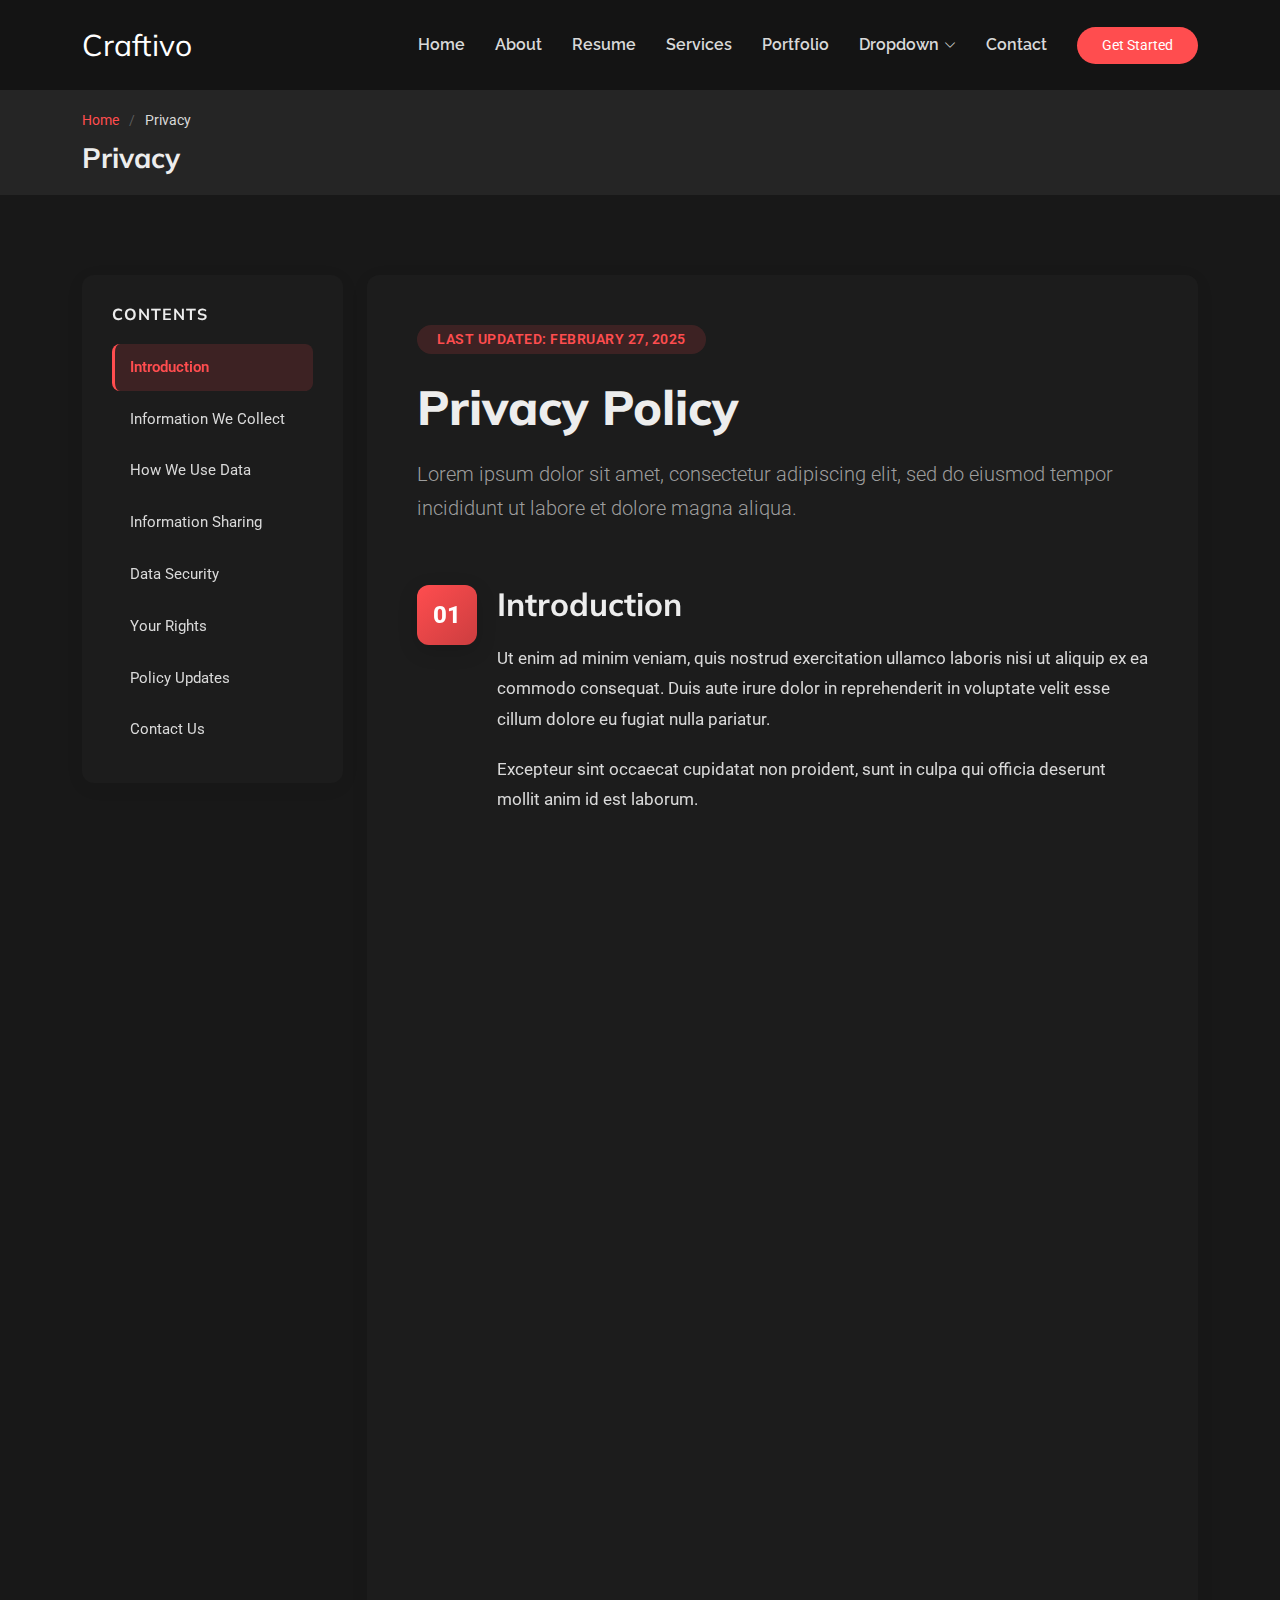
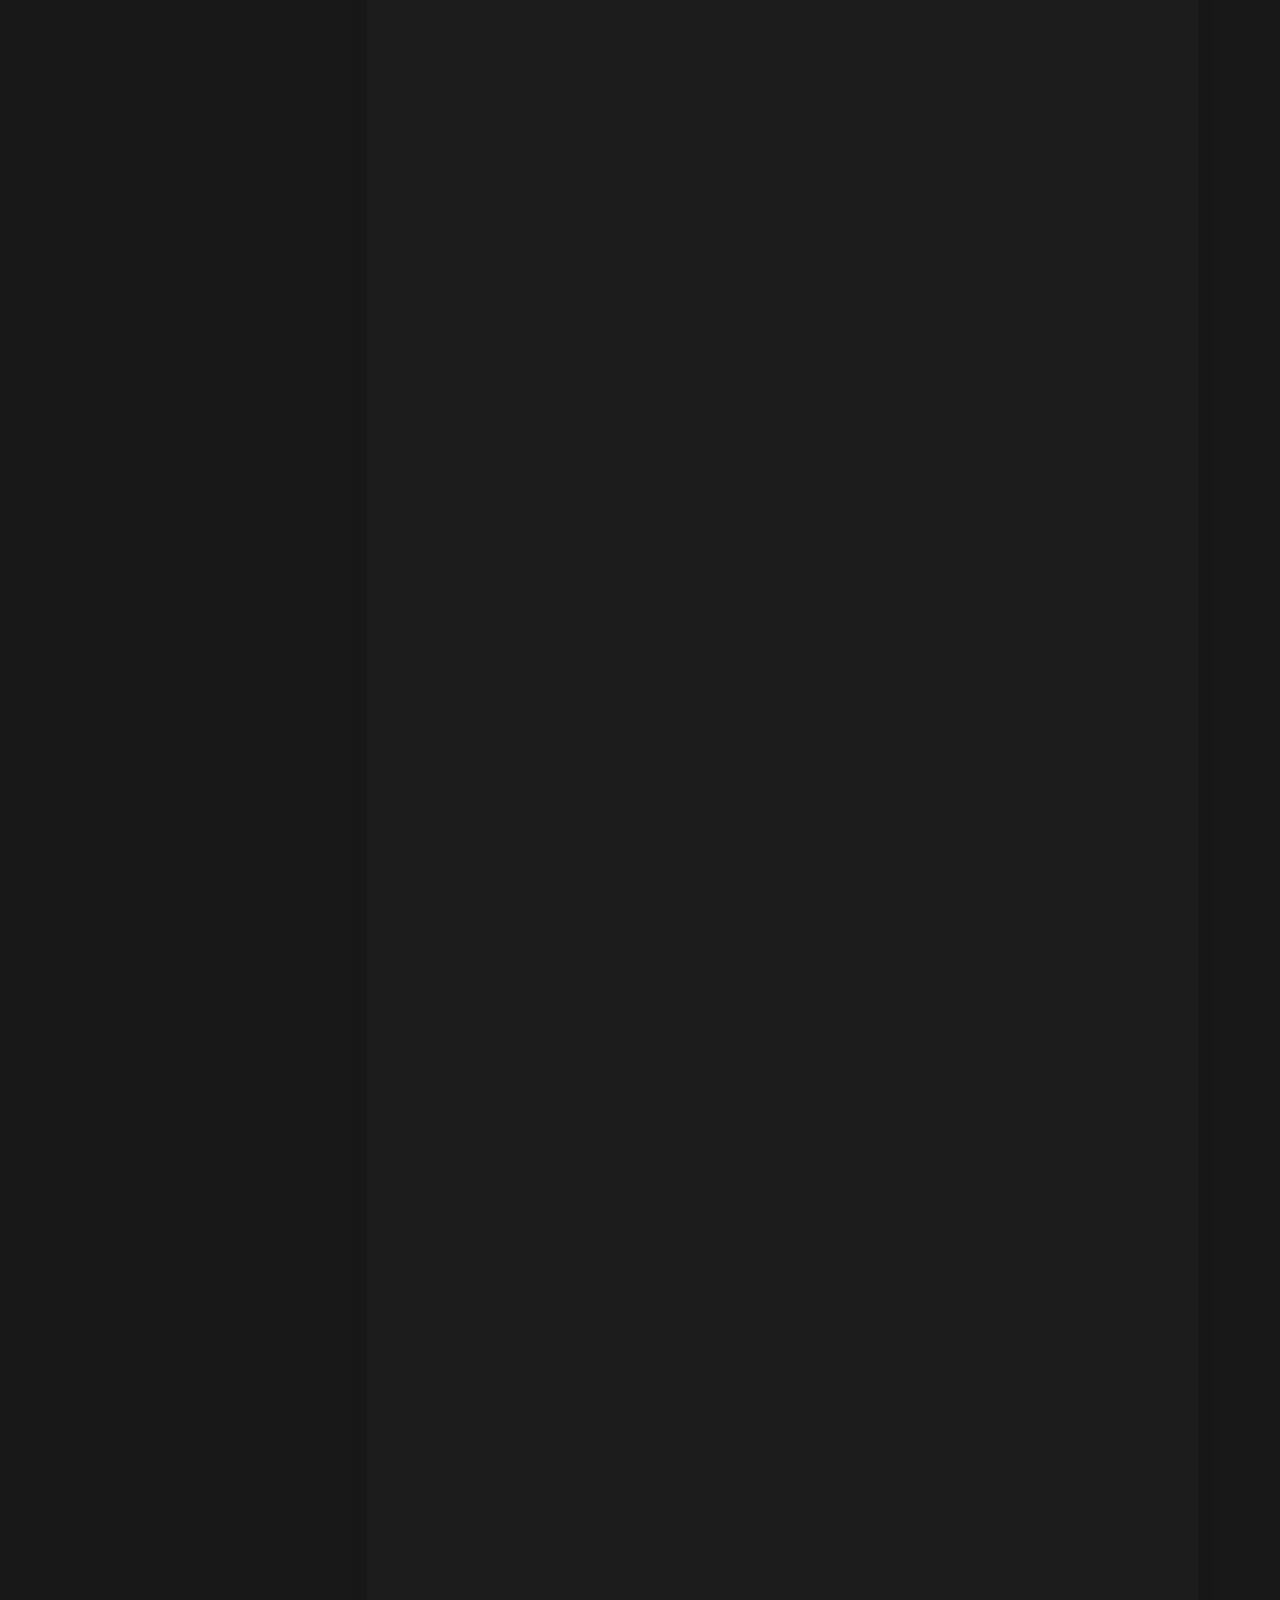
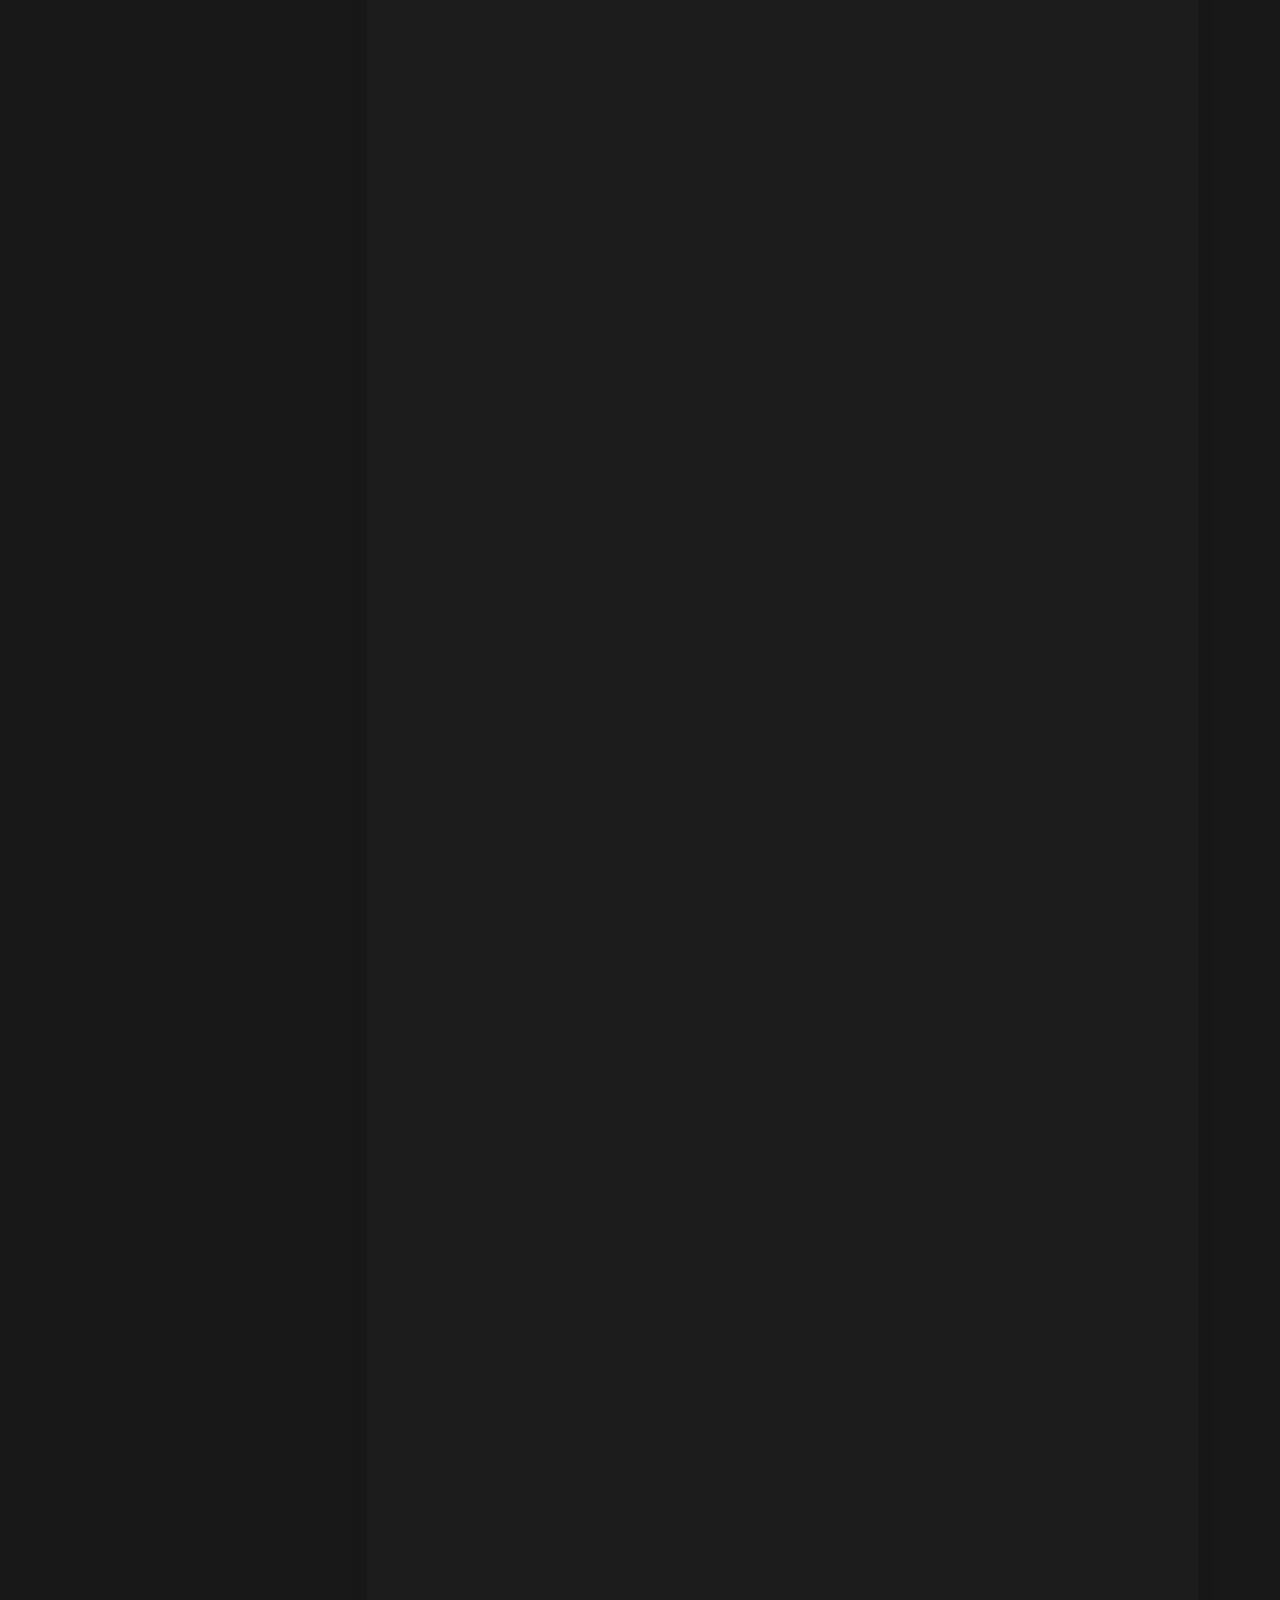
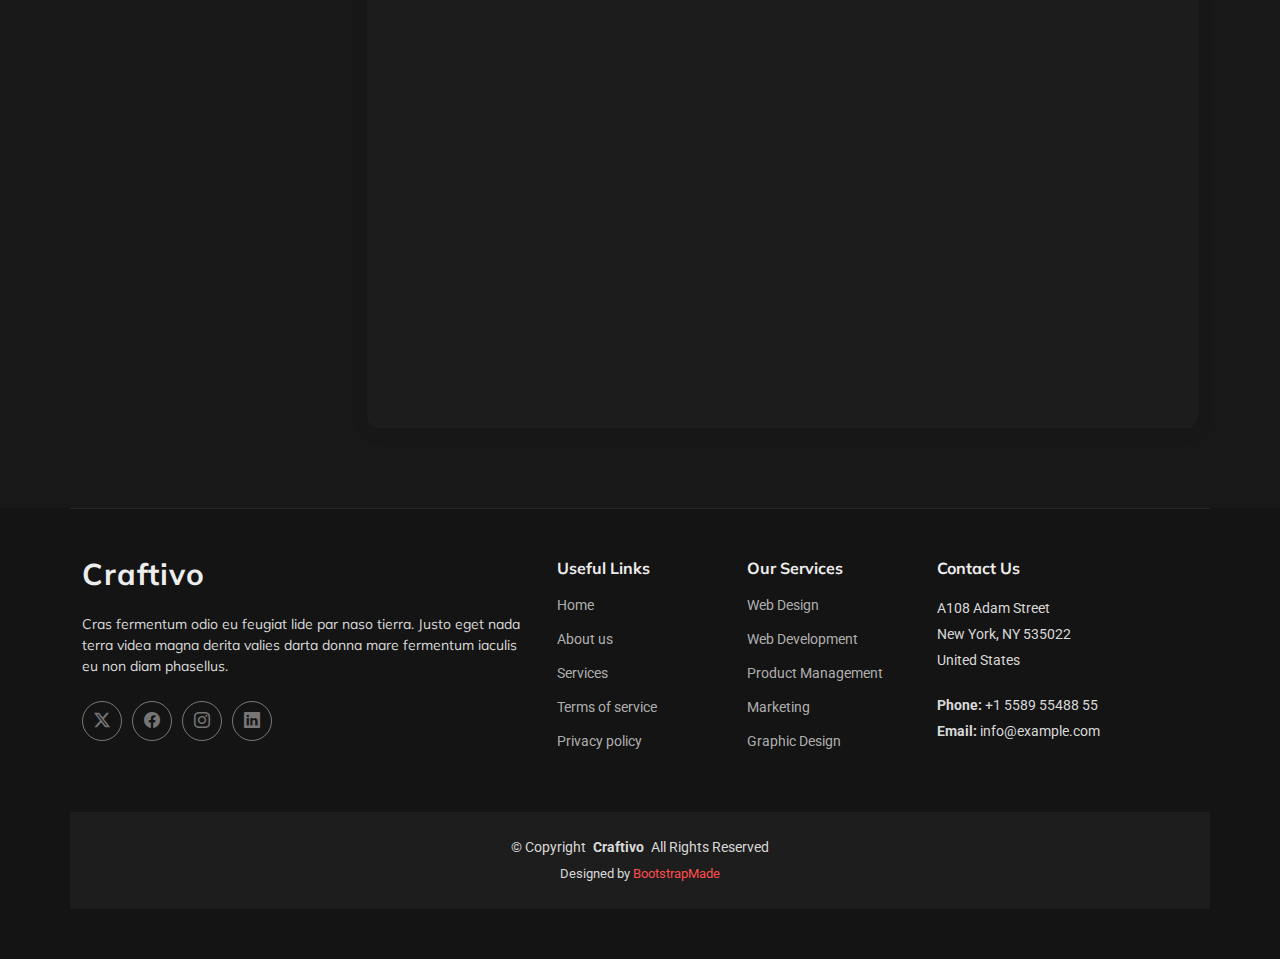
<file: privacy.html>
<!DOCTYPE html>
<html lang="en">

<head>
  <meta charset="utf-8">
  <meta content="width=device-width, initial-scale=1.0" name="viewport">
  <title>Privacy - Craftivo Bootstrap Template</title>
  <meta name="description" content="">
  <meta name="keywords" content="">

  <!-- Favicons -->
  <link href="assets/img/favicon.png" rel="icon">
  <link href="assets/img/apple-touch-icon.png" rel="apple-touch-icon">

  <!-- Fonts -->
  <link href="https://fonts.googleapis.com" rel="preconnect">
  <link href="https://fonts.gstatic.com" rel="preconnect" crossorigin>
  <link href="https://fonts.googleapis.com/css2?family=Roboto:ital,wght@0,100;0,300;0,400;0,500;0,700;0,900;1,100;1,300;1,400;1,500;1,700;1,900&family=Raleway:ital,wght@0,100;0,200;0,300;0,400;0,500;0,600;0,700;0,800;0,900;1,100;1,200;1,300;1,400;1,500;1,600;1,700;1,800;1,900&family=Mulish:ital,wght@0,200;0,300;0,400;0,500;0,600;0,700;0,800;0,900;1,200;1,300;1,400;1,500;1,600;1,700;1,800;1,900&display=swap" rel="stylesheet">

  <!-- Vendor CSS Files -->
  <link href="assets/vendor/bootstrap/css/bootstrap.min.css" rel="stylesheet">
  <link href="assets/vendor/bootstrap-icons/bootstrap-icons.css" rel="stylesheet">
  <link href="assets/vendor/aos/aos.css" rel="stylesheet">
  <link href="assets/vendor/glightbox/css/glightbox.min.css" rel="stylesheet">
  <link href="assets/vendor/swiper/swiper-bundle.min.css" rel="stylesheet">

  <!-- Main CSS File -->
  <link href="assets/css/main.css" rel="stylesheet">

  <!-- =======================================================
  * Template Name: Craftivo
  * Template URL: https://bootstrapmade.com/craftivo-bootstrap-portfolio-template/
  * Updated: Oct 04 2025 with Bootstrap v5.3.8
  * Author: BootstrapMade.com
  * License: https://bootstrapmade.com/license/
  ======================================================== -->
</head>

<body class="privacy-page">

  <header id="header" class="header d-flex align-items-center sticky-top">
    <div class="container-fluid container-xl position-relative d-flex align-items-center">

      <a href="index.html" class="logo d-flex align-items-center me-auto">
        <!-- Uncomment the line below if you also wish to use an image logo -->
        <!-- <img src="assets/img/logo.webp" alt=""> -->
        <h1 class="sitename">Craftivo</h1>
      </a>

      <nav id="navmenu" class="navmenu">
        <ul>
          <li><a href="#hero">Home</a></li>
          <li><a href="#about">About</a></li>
          <li><a href="#resume">Resume</a></li>
          <li><a href="#services">Services</a></li>
          <li><a href="#portfolio">Portfolio</a></li>
          <li class="dropdown"><a href="#"><span>Dropdown</span> <i class="bi bi-chevron-down toggle-dropdown"></i></a>
            <ul>
              <li><a href="#">Dropdown 1</a></li>
              <li class="dropdown"><a href="#"><span>Deep Dropdown</span> <i class="bi bi-chevron-down toggle-dropdown"></i></a>
                <ul>
                  <li><a href="#">Deep Dropdown 1</a></li>
                  <li><a href="#">Deep Dropdown 2</a></li>
                  <li><a href="#">Deep Dropdown 3</a></li>
                  <li><a href="#">Deep Dropdown 4</a></li>
                  <li><a href="#">Deep Dropdown 5</a></li>
                </ul>
              </li>
              <li><a href="#">Dropdown 2</a></li>
              <li><a href="#">Dropdown 3</a></li>
              <li><a href="#">Dropdown 4</a></li>
            </ul>
          </li>
          <li><a href="#contact">Contact</a></li>
        </ul>
        <i class="mobile-nav-toggle d-xl-none bi bi-list"></i>
      </nav>

      <a class="btn-getstarted" href="#about">Get Started</a>

    </div>
  </header>

  <main class="main">

    <!-- Page Title -->
    <div class="page-title light-background">
      <div class="container">
        <nav class="breadcrumbs">
          <ol>
            <li><a href="index.html">Home</a></li>
            <li class="current">Privacy</li>
          </ol>
        </nav>
        <h1>Privacy</h1>
      </div>
    </div><!-- End Page Title -->

    <!-- Privacy Section -->
    <section id="privacy" class="privacy section">

      <div class="container">

        <div class="row">
          <!-- Sidebar Navigation -->
          <div class="col-lg-3">
            <div class="policy-sidebar" data-aos="fade-right">
              <h3>Contents</h3>
              <nav class="policy-nav">
                <a href="#introduction" class="nav-link active">Introduction</a>
                <a href="#information-collect" class="nav-link">Information We Collect</a>
                <a href="#use-information" class="nav-link">How We Use Data</a>
                <a href="#sharing" class="nav-link">Information Sharing</a>
                <a href="#security" class="nav-link">Data Security</a>
                <a href="#rights" class="nav-link">Your Rights</a>
                <a href="#changes" class="nav-link">Policy Updates</a>
                <a href="#contact" class="nav-link">Contact Us</a>
              </nav>
            </div>
          </div>

          <!-- Main Content -->
          <div class="col-lg-9">
            <div class="policy-main">
              <!-- Header -->
              <div class="policy-hero" data-aos="fade-up">
                <div class="badge">Last Updated: February 27, 2025</div>
                <h1>Privacy Policy</h1>
                <p class="lead">Lorem ipsum dolor sit amet, consectetur adipiscing elit, sed do eiusmod tempor incididunt ut labore et dolore magna aliqua.</p>
              </div>

              <!-- Introduction -->
              <div class="policy-section" id="introduction" data-aos="fade-up" data-aos-delay="100">
                <div class="section-number">01</div>
                <h2>Introduction</h2>
                <p>Ut enim ad minim veniam, quis nostrud exercitation ullamco laboris nisi ut aliquip ex ea commodo consequat. Duis aute irure dolor in reprehenderit in voluptate velit esse cillum dolore eu fugiat nulla pariatur.</p>
                <p>Excepteur sint occaecat cupidatat non proident, sunt in culpa qui officia deserunt mollit anim id est laborum.</p>
              </div>

              <!-- Information Collection -->
              <div class="policy-section" id="information-collect" data-aos="fade-up" data-aos-delay="150">
                <div class="section-number">02</div>
                <h2>Information We Collect</h2>
                <p>Sed ut perspiciatis unde omnis iste natus error sit voluptatem accusantium doloremque laudantium, totam rem aperiam.</p>

                <div class="info-card">
                  <div class="card-icon">
                    <i class="bi bi-person-fill"></i>
                  </div>
                  <div class="card-content">
                    <h3>Personal Information</h3>
                    <p>Nemo enim ipsam voluptatem quia voluptas sit aspernatur aut odit aut fugit:</p>
                    <ul>
                      <li>Sed quia consequuntur magni dolores eos</li>
                      <li>Neque porro quisquam est</li>
                      <li>Quis autem vel eum iure reprehenderit</li>
                      <li>At vero eos et accusamus</li>
                    </ul>
                  </div>
                </div>

                <div class="info-card">
                  <div class="card-icon">
                    <i class="bi bi-gear-fill"></i>
                  </div>
                  <div class="card-content">
                    <h3>Automated Data Collection</h3>
                    <p>Et harum quidem rerum facilis est et expedita distinctio:</p>
                    <ul>
                      <li>Nam libero tempore, cum soluta nobis</li>
                      <li>Temporibus autem quibusdam et aut</li>
                      <li>Itaque earum rerum hic tenetur</li>
                      <li>Sed ut perspiciatis unde omnis</li>
                    </ul>
                  </div>
                </div>
              </div>

              <!-- Use of Information -->
              <div class="policy-section" id="use-information" data-aos="fade-up" data-aos-delay="200">
                <div class="section-number">03</div>
                <h2>How We Use Your Information</h2>
                <p>On the other hand, we denounce with righteous indignation and dislike men who are so beguiled and demoralized:</p>
                <div class="usage-grid">
                  <div class="usage-item">
                    <i class="bi bi-check-circle-fill"></i>
                    <span>Omnis dolor repellendus temporibus autem</span>
                  </div>
                  <div class="usage-item">
                    <i class="bi bi-check-circle-fill"></i>
                    <span>Itaque earum rerum hic tenetur sapiente</span>
                  </div>
                  <div class="usage-item">
                    <i class="bi bi-check-circle-fill"></i>
                    <span>Nam libero tempore cum soluta nobis</span>
                  </div>
                  <div class="usage-item">
                    <i class="bi bi-check-circle-fill"></i>
                    <span>Temporibus autem quibusdam et aut officiis</span>
                  </div>
                  <div class="usage-item">
                    <i class="bi bi-check-circle-fill"></i>
                    <span>At vero eos et accusamus dignissimos</span>
                  </div>
                  <div class="usage-item">
                    <i class="bi bi-check-circle-fill"></i>
                    <span>Et harum quidem rerum facilis expedita</span>
                  </div>
                </div>
              </div>

              <!-- Information Sharing -->
              <div class="policy-section" id="sharing" data-aos="fade-up" data-aos-delay="250">
                <div class="section-number">04</div>
                <h2>Information Sharing and Disclosure</h2>
                <p>These cases are perfectly simple and easy to distinguish. In a free hour, when our power of choice is untrammelled:</p>

                <div class="sharing-box">
                  <h3>With Your Consent</h3>
                  <p>Sed ut perspiciatis unde omnis iste natus error sit voluptatem accusantium doloremque laudantium, totam rem aperiam, eaque ipsa quae ab illo inventore.</p>
                </div>

                <div class="sharing-box">
                  <h3>Legal Requirements</h3>
                  <p>Nemo enim ipsam voluptatem quia voluptas sit aspernatur aut odit aut fugit, sed quia consequuntur magni dolores eos qui ratione:</p>
                  <ul>
                    <li>Voluptatem sequi nesciunt neque porro</li>
                    <li>Quisquam est qui dolorem ipsum quia</li>
                    <li>Dolor sit amet consectetur adipiscing elit</li>
                    <li>Sed do eiusmod tempor incididunt labore</li>
                  </ul>
                </div>
              </div>

              <!-- Data Security -->
              <div class="policy-section" id="security" data-aos="fade-up" data-aos-delay="300">
                <div class="section-number">05</div>
                <h2>Data Security</h2>
                <p>But I must explain to you how all this mistaken idea of denouncing pleasure and praising pain was born:</p>
                <div class="security-features">
                  <div class="feature">
                    <i class="bi bi-shield-lock"></i>
                    <h4>Encryption</h4>
                    <p>Lorem ipsum dolor sit amet consectetur adipiscing elit sed do eiusmod</p>
                  </div>
                  <div class="feature">
                    <i class="bi bi-eye-slash"></i>
                    <h4>Access Control</h4>
                    <p>Tempor incididunt ut labore et dolore magna aliqua ut enim minim veniam</p>
                  </div>
                  <div class="feature">
                    <i class="bi bi-database-lock"></i>
                    <h4>Data Protection</h4>
                    <p>Quis nostrud exercitation ullamco laboris nisi ut aliquip ex commodo</p>
                  </div>
                </div>
              </div>

              <!-- Your Rights -->
              <div class="policy-section" id="rights" data-aos="fade-up" data-aos-delay="100">
                <div class="section-number">06</div>
                <h2>Your Rights and Choices</h2>
                <p>Nor again is there anyone who loves or pursues or desires to obtain pain of itself, because it is pain:</p>
                <div class="rights-list">
                  <div class="right-item">
                    <div class="right-icon"><i class="bi bi-folder2-open"></i></div>
                    <div class="right-content">
                      <h4>Access Your Data</h4>
                      <p>Excepteur sint occaecat cupidatat non proident sunt in culpa</p>
                    </div>
                  </div>
                  <div class="right-item">
                    <div class="right-icon"><i class="bi bi-pencil-square"></i></div>
                    <div class="right-content">
                      <h4>Correct Information</h4>
                      <p>Qui officia deserunt mollit anim id est laborum sed ut</p>
                    </div>
                  </div>
                  <div class="right-item">
                    <div class="right-icon"><i class="bi bi-trash"></i></div>
                    <div class="right-content">
                      <h4>Delete Your Data</h4>
                      <p>Perspiciatis unde omnis iste natus error sit voluptatem</p>
                    </div>
                  </div>
                  <div class="right-item">
                    <div class="right-icon"><i class="bi bi-ban"></i></div>
                    <div class="right-content">
                      <h4>Object to Processing</h4>
                      <p>Accusantium doloremque laudantium totam rem aperiam</p>
                    </div>
                  </div>
                </div>
              </div>

              <!-- Policy Updates -->
              <div class="policy-section" id="changes" data-aos="fade-up" data-aos-delay="150">
                <div class="section-number">07</div>
                <h2>Changes to This Policy</h2>
                <p>To take a trivial example, which of us ever undertakes laborious physical exercise, except to obtain some advantage from it.</p>
                <p>But who has any right to find fault with a man who chooses to enjoy a pleasure that has no annoying consequences.</p>
              </div>

              <!-- Contact Section -->
              <div class="policy-contact" id="contact" data-aos="fade-up" data-aos-delay="200">
                <div class="contact-card">
                  <h2>Need Help?</h2>
                  <p>At vero eos et accusamus et iusto odio dignissimos ducimus qui blanditiis praesentium:</p>
                  <div class="contact-info">
                    <div class="info-item">
                      <i class="bi bi-envelope"></i>
                      <div>
                        <strong>Email Address</strong>
                        <span>privacy@example.com</span>
                      </div>
                    </div>
                    <div class="info-item">
                      <i class="bi bi-geo-alt"></i>
                      <div>
                        <strong>Office Location</strong>
                        <span>742 Evergreen Terrace, Springfield, IL 62701</span>
                      </div>
                    </div>
                  </div>
                </div>
              </div>

            </div>
          </div>

        </div>

      </div>

    </section><!-- /Privacy Section -->

  </main>

  <footer id="footer" class="footer">

    <div class="container footer-top">
      <div class="row gy-4">
        <div class="col-lg-5 col-md-12 footer-about">
          <a href="index.html" class="logo d-flex align-items-center">
            <span class="sitename">Craftivo</span>
          </a>
          <p>Cras fermentum odio eu feugiat lide par naso tierra. Justo eget nada terra videa magna derita valies darta donna mare fermentum iaculis eu non diam phasellus.</p>
          <div class="social-links d-flex mt-4">
            <a href=""><i class="bi bi-twitter-x"></i></a>
            <a href=""><i class="bi bi-facebook"></i></a>
            <a href=""><i class="bi bi-instagram"></i></a>
            <a href=""><i class="bi bi-linkedin"></i></a>
          </div>
        </div>

        <div class="col-lg-2 col-6 footer-links">
          <h4>Useful Links</h4>
          <ul>
            <li><a href="#">Home</a></li>
            <li><a href="#">About us</a></li>
            <li><a href="#">Services</a></li>
            <li><a href="#">Terms of service</a></li>
            <li><a href="#">Privacy policy</a></li>
          </ul>
        </div>

        <div class="col-lg-2 col-6 footer-links">
          <h4>Our Services</h4>
          <ul>
            <li><a href="#">Web Design</a></li>
            <li><a href="#">Web Development</a></li>
            <li><a href="#">Product Management</a></li>
            <li><a href="#">Marketing</a></li>
            <li><a href="#">Graphic Design</a></li>
          </ul>
        </div>

        <div class="col-lg-3 col-md-12 footer-contact text-center text-md-start">
          <h4>Contact Us</h4>
          <p>A108 Adam Street</p>
          <p>New York, NY 535022</p>
          <p>United States</p>
          <p class="mt-4"><strong>Phone:</strong> <span>+1 5589 55488 55</span></p>
          <p><strong>Email:</strong> <span>info@example.com</span></p>
        </div>

      </div>
    </div>

    <div class="container copyright text-center mt-4">
      <p>© <span>Copyright</span> <strong class="px-1 sitename">Craftivo</strong> <span>All Rights Reserved</span></p>
      <div class="credits">
        <!-- All the links in the footer should remain intact. -->
        <!-- You can delete the links only if you've purchased the pro version. -->
        <!-- Licensing information: https://bootstrapmade.com/license/ -->
        <!-- Purchase the pro version with working PHP/AJAX contact form: [buy-url] -->
        Designed by <a href="https://bootstrapmade.com/">BootstrapMade</a>
      </div>
    </div>

  </footer>

  <!-- Scroll Top -->
  <a href="#" id="scroll-top" class="scroll-top d-flex align-items-center justify-content-center"><i class="bi bi-arrow-up-short"></i></a>

  <!-- Preloader -->
  <div id="preloader"></div>

  <!-- Vendor JS Files -->
  <script src="assets/vendor/bootstrap/js/bootstrap.bundle.min.js"></script>
  <script src="assets/vendor/php-email-form/validate.js"></script>
  <script src="assets/vendor/aos/aos.js"></script>
  <script src="assets/vendor/typed.js/typed.umd.js"></script>
  <script src="assets/vendor/waypoints/noframework.waypoints.js"></script>
  <script src="assets/vendor/glightbox/js/glightbox.min.js"></script>
  <script src="assets/vendor/imagesloaded/imagesloaded.pkgd.min.js"></script>
  <script src="assets/vendor/isotope-layout/isotope.pkgd.min.js"></script>
  <script src="assets/vendor/swiper/swiper-bundle.min.js"></script>

  <!-- Main JS File -->
  <script src="assets/js/main.js"></script>

</body>

</html>
</file>
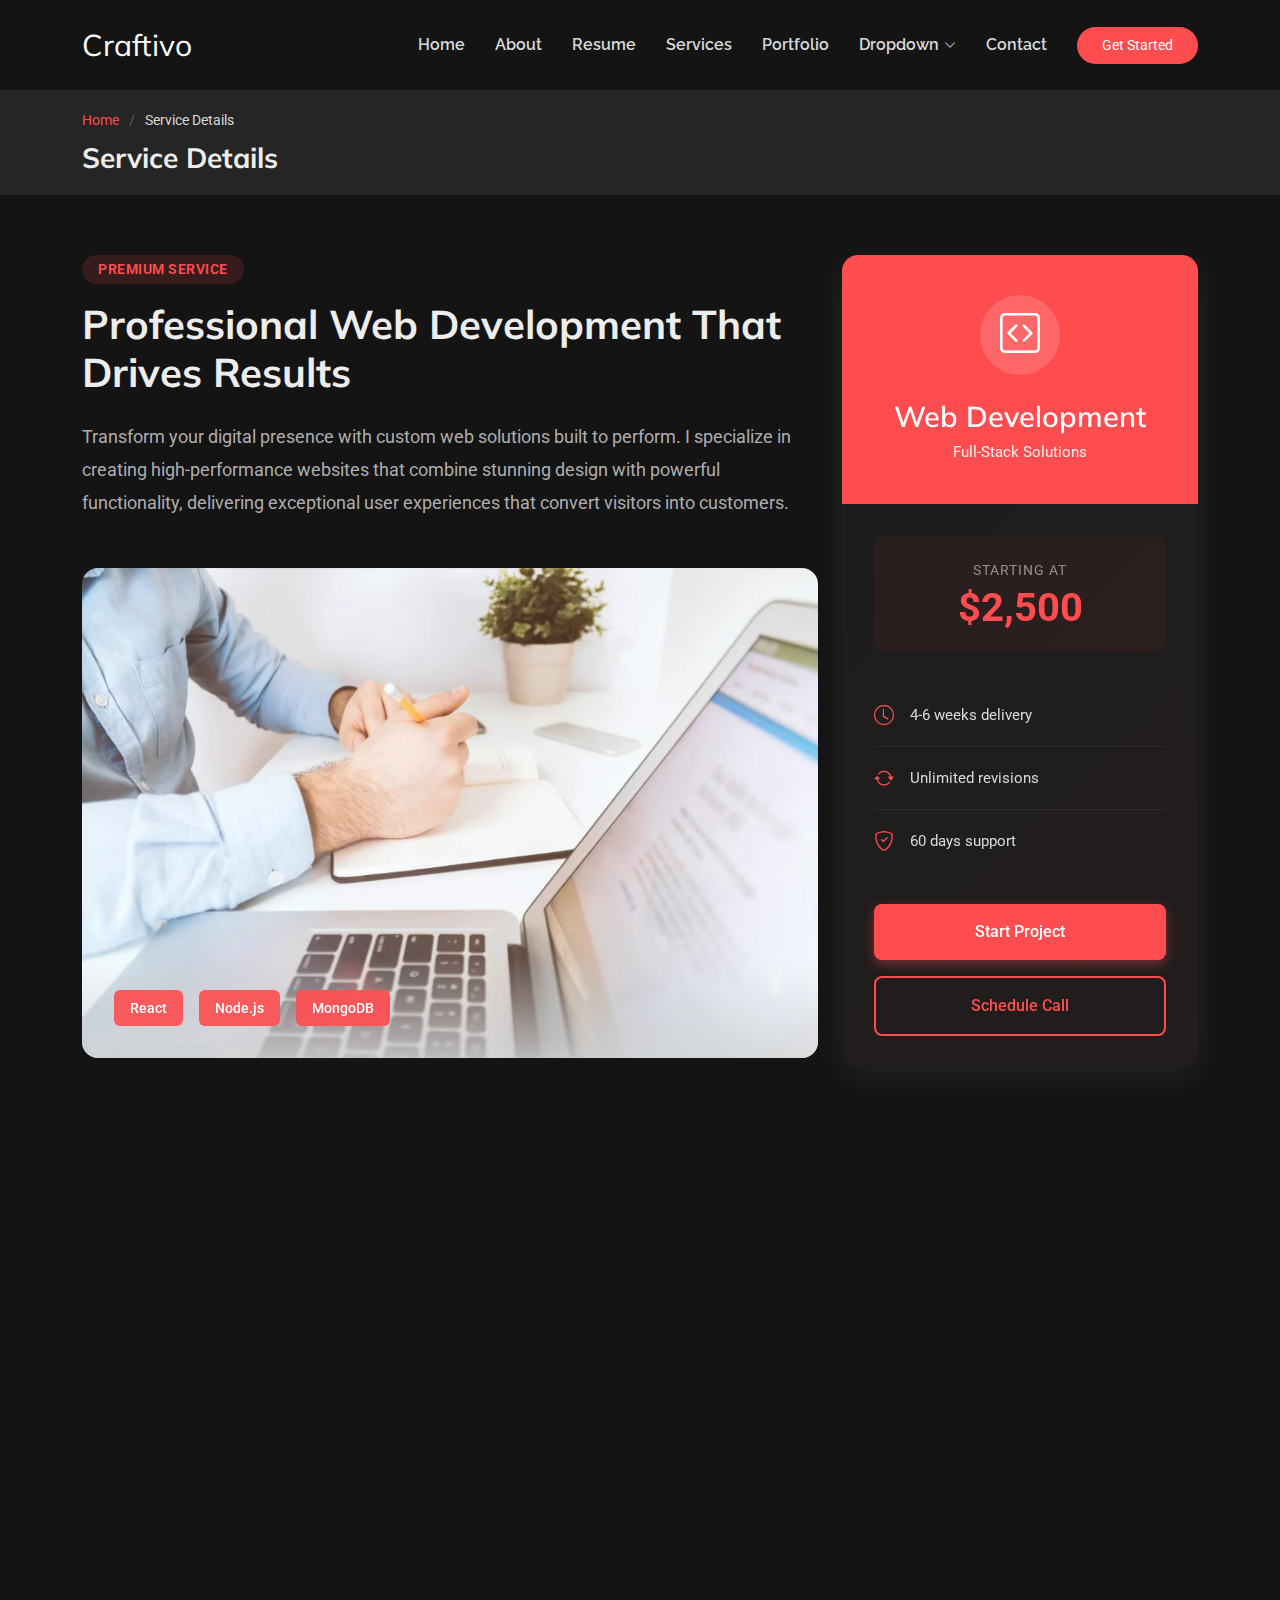
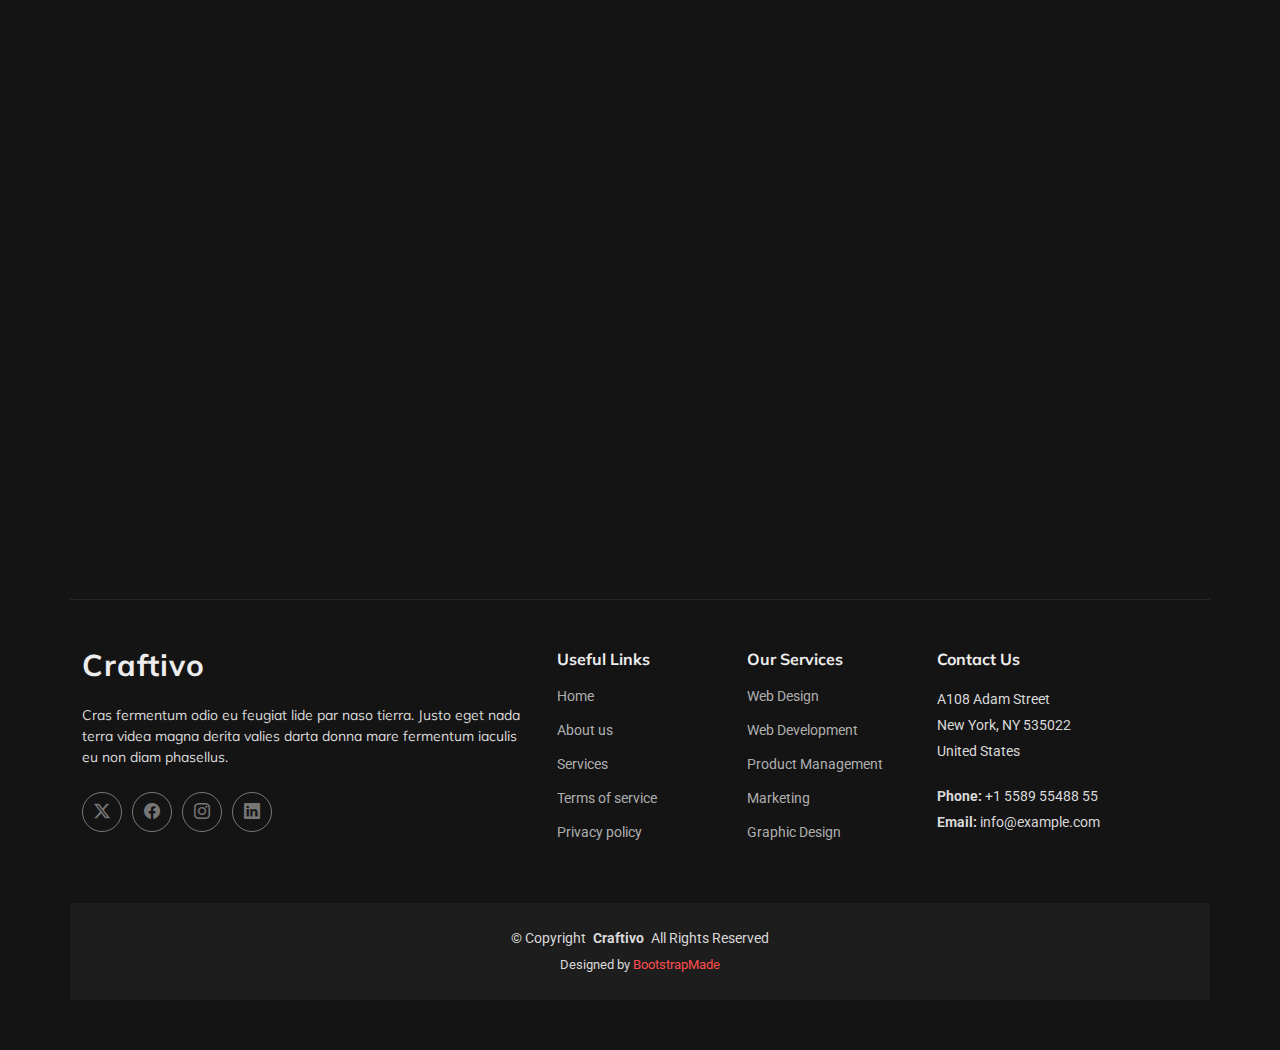
<file: service-details.html>
<!DOCTYPE html>
<html lang="en">

<head>
  <meta charset="utf-8">
  <meta content="width=device-width, initial-scale=1.0" name="viewport">
  <title>Service Details - Craftivo Bootstrap Template</title>
  <meta name="description" content="">
  <meta name="keywords" content="">

  <!-- Favicons -->
  <link href="assets/img/favicon.png" rel="icon">
  <link href="assets/img/apple-touch-icon.png" rel="apple-touch-icon">

  <!-- Fonts -->
  <link href="https://fonts.googleapis.com" rel="preconnect">
  <link href="https://fonts.gstatic.com" rel="preconnect" crossorigin>
  <link href="https://fonts.googleapis.com/css2?family=Roboto:ital,wght@0,100;0,300;0,400;0,500;0,700;0,900;1,100;1,300;1,400;1,500;1,700;1,900&family=Raleway:ital,wght@0,100;0,200;0,300;0,400;0,500;0,600;0,700;0,800;0,900;1,100;1,200;1,300;1,400;1,500;1,600;1,700;1,800;1,900&family=Mulish:ital,wght@0,200;0,300;0,400;0,500;0,600;0,700;0,800;0,900;1,200;1,300;1,400;1,500;1,600;1,700;1,800;1,900&display=swap" rel="stylesheet">

  <!-- Vendor CSS Files -->
  <link href="assets/vendor/bootstrap/css/bootstrap.min.css" rel="stylesheet">
  <link href="assets/vendor/bootstrap-icons/bootstrap-icons.css" rel="stylesheet">
  <link href="assets/vendor/aos/aos.css" rel="stylesheet">
  <link href="assets/vendor/glightbox/css/glightbox.min.css" rel="stylesheet">
  <link href="assets/vendor/swiper/swiper-bundle.min.css" rel="stylesheet">

  <!-- Main CSS File -->
  <link href="assets/css/main.css" rel="stylesheet">

  <!-- =======================================================
  * Template Name: Craftivo
  * Template URL: https://bootstrapmade.com/craftivo-bootstrap-portfolio-template/
  * Updated: Oct 04 2025 with Bootstrap v5.3.8
  * Author: BootstrapMade.com
  * License: https://bootstrapmade.com/license/
  ======================================================== -->
</head>

<body class="service-details-page">

  <header id="header" class="header d-flex align-items-center sticky-top">
    <div class="container-fluid container-xl position-relative d-flex align-items-center">

      <a href="index.html" class="logo d-flex align-items-center me-auto">
        <!-- Uncomment the line below if you also wish to use an image logo -->
        <!-- <img src="assets/img/logo.webp" alt=""> -->
        <h1 class="sitename">Craftivo</h1>
      </a>

      <nav id="navmenu" class="navmenu">
        <ul>
          <li><a href="#hero">Home</a></li>
          <li><a href="#about">About</a></li>
          <li><a href="#resume">Resume</a></li>
          <li><a href="#services">Services</a></li>
          <li><a href="#portfolio">Portfolio</a></li>
          <li class="dropdown"><a href="#"><span>Dropdown</span> <i class="bi bi-chevron-down toggle-dropdown"></i></a>
            <ul>
              <li><a href="#">Dropdown 1</a></li>
              <li class="dropdown"><a href="#"><span>Deep Dropdown</span> <i class="bi bi-chevron-down toggle-dropdown"></i></a>
                <ul>
                  <li><a href="#">Deep Dropdown 1</a></li>
                  <li><a href="#">Deep Dropdown 2</a></li>
                  <li><a href="#">Deep Dropdown 3</a></li>
                  <li><a href="#">Deep Dropdown 4</a></li>
                  <li><a href="#">Deep Dropdown 5</a></li>
                </ul>
              </li>
              <li><a href="#">Dropdown 2</a></li>
              <li><a href="#">Dropdown 3</a></li>
              <li><a href="#">Dropdown 4</a></li>
            </ul>
          </li>
          <li><a href="#contact">Contact</a></li>
        </ul>
        <i class="mobile-nav-toggle d-xl-none bi bi-list"></i>
      </nav>

      <a class="btn-getstarted" href="#about">Get Started</a>

    </div>
  </header>

  <main class="main">

    <!-- Page Title -->
    <div class="page-title light-background">
      <div class="container">
        <nav class="breadcrumbs">
          <ol>
            <li><a href="index.html">Home</a></li>
            <li class="current">Service Details</li>
          </ol>
        </nav>
        <h1>Service Details</h1>
      </div>
    </div><!-- End Page Title -->

    <!-- Service Details Section -->
    <section id="service-details" class="service-details section">

      <div class="container" data-aos="fade-up" data-aos-delay="100">

        <div class="row">

          <div class="col-lg-4 order-lg-2">

            <div class="sticky-sidebar">

              <div class="service-card" data-aos="fade-left" data-aos-delay="200">
                <div class="card-header">
                  <div class="service-icon">
                    <i class="bi bi-code-square"></i>
                  </div>
                  <h3>Web Development</h3>
                  <p class="service-tagline">Full-Stack Solutions</p>
                </div>
                <div class="card-body">
                  <div class="price-tag">
                    <span class="label">Starting at</span>
                    <span class="price">$2,500</span>
                  </div>
                  <ul class="quick-info">
                    <li>
                      <i class="bi bi-clock"></i>
                      <span>4-6 weeks delivery</span>
                    </li>
                    <li>
                      <i class="bi bi-arrow-repeat"></i>
                      <span>Unlimited revisions</span>
                    </li>
                    <li>
                      <i class="bi bi-shield-check"></i>
                      <span>60 days support</span>
                    </li>
                  </ul>
                  <div class="cta-buttons">
                    <a href="#" class="btn-primary">Start Project</a>
                    <a href="#" class="btn-secondary">Schedule Call</a>
                  </div>
                </div>
              </div>

              <div class="contact-card" data-aos="fade-left" data-aos-delay="300">
                <h4>Have Questions?</h4>
                <p>Let's discuss your project requirements and how I can help.</p>
                <div class="contact-methods">
                  <a href="mailto:hello@example.com" class="contact-item">
                    <i class="bi bi-envelope"></i>
                    <span>hello@example.com</span>
                  </a>
                  <a href="tel:+15551234567" class="contact-item">
                    <i class="bi bi-telephone"></i>
                    <span>+1 (555) 123-4567</span>
                  </a>
                </div>
              </div>

            </div>

          </div>

          <div class="col-lg-8 order-lg-1">

            <div class="service-overview" data-aos="fade-up" data-aos-delay="200">
              <div class="overview-header">
                <span class="badge">Premium Service</span>
                <h2>Professional Web Development That Drives Results</h2>
              </div>
              <p class="lead-text">Transform your digital presence with custom web solutions built to perform. I specialize in creating high-performance websites that combine stunning design with powerful functionality, delivering exceptional user experiences that convert visitors into customers.</p>
            </div>

            <div class="service-image-showcase" data-aos="zoom-in" data-aos-delay="300">
              <img src="assets/img/services/services-1.webp" alt="Web Development" class="img-fluid main-image">
              <div class="image-overlay">
                <div class="tech-stack">
                  <span class="tech-item">React</span>
                  <span class="tech-item">Node.js</span>
                  <span class="tech-item">MongoDB</span>
                </div>
              </div>
            </div>

            <div class="features-grid" data-aos="fade-up" data-aos-delay="400">
              <h3 class="section-heading">What You Get</h3>
              <div class="row g-4">
                <div class="col-md-6">
                  <div class="feature-box">
                    <div class="icon-wrapper">
                      <i class="bi bi-layers"></i>
                    </div>
                    <h4>Modern Architecture</h4>
                    <p>Scalable, maintainable code structure using the latest web technologies and best practices for long-term success.</p>
                  </div>
                </div>
                <div class="col-md-6">
                  <div class="feature-box">
                    <div class="icon-wrapper">
                      <i class="bi bi-speedometer2"></i>
                    </div>
                    <h4>Lightning Fast</h4>
                    <p>Optimized performance with lazy loading, code splitting, and CDN integration for instant page loads.</p>
                  </div>
                </div>
                <div class="col-md-6">
                  <div class="feature-box">
                    <div class="icon-wrapper">
                      <i class="bi bi-phone-landscape"></i>
                    </div>
                    <h4>Responsive Design</h4>
                    <p>Pixel-perfect layouts that adapt seamlessly across all devices, from mobile phones to large desktop screens.</p>
                  </div>
                </div>
                <div class="col-md-6">
                  <div class="feature-box">
                    <div class="icon-wrapper">
                      <i class="bi bi-graph-up"></i>
                    </div>
                    <h4>SEO Optimized</h4>
                    <p>Search engine friendly structure with semantic HTML, meta tags, and performance optimizations built in.</p>
                  </div>
                </div>
              </div>
            </div>

            <div class="workflow-section" data-aos="fade-up" data-aos-delay="500">
              <h3 class="section-heading">Development Workflow</h3>
              <div class="timeline">
                <div class="timeline-item">
                  <div class="timeline-marker">1</div>
                  <div class="timeline-content">
                    <h4>Strategy &amp; Planning</h4>
                    <p>Duis aute irure dolor in reprehenderit in voluptate velit esse cillum dolore eu fugiat nulla pariatur. Excepteur sint occaecat cupidatat non proident.</p>
                    <span class="duration">1 week</span>
                  </div>
                </div>
                <div class="timeline-item">
                  <div class="timeline-marker">2</div>
                  <div class="timeline-content">
                    <h4>Design &amp; Prototyping</h4>
                    <p>Sed ut perspiciatis unde omnis iste natus error sit voluptatem accusantium doloremque laudantium, totam rem aperiam eaque ipsa quae.</p>
                    <span class="duration">1-2 weeks</span>
                  </div>
                </div>
                <div class="timeline-item">
                  <div class="timeline-marker">3</div>
                  <div class="timeline-content">
                    <h4>Development &amp; Testing</h4>
                    <p>At vero eos et accusamus et iusto odio dignissimos ducimus qui blanditiis praesentium voluptatum deleniti atque corrupti quos dolores.</p>
                    <span class="duration">2-3 weeks</span>
                  </div>
                </div>
                <div class="timeline-item">
                  <div class="timeline-marker">4</div>
                  <div class="timeline-content">
                    <h4>Launch &amp; Optimization</h4>
                    <p>Quis autem vel eum iure reprehenderit qui in ea voluptate velit esse quam nihil molestiae consequatur vel illum qui dolorem.</p>
                    <span class="duration">1 week</span>
                  </div>
                </div>
              </div>
            </div>

            <div class="testimonial-section" data-aos="fade-up" data-aos-delay="600">
              <div class="testimonial-card">
                <div class="stars">
                  <i class="bi bi-star-fill"></i>
                  <i class="bi bi-star-fill"></i>
                  <i class="bi bi-star-fill"></i>
                  <i class="bi bi-star-fill"></i>
                  <i class="bi bi-star-fill"></i>
                </div>
                <blockquote>
                  "Nemo enim ipsam voluptatem quia voluptas sit aspernatur aut odit aut fugit, sed quia consequuntur magni dolores eos qui ratione voluptatem sequi nesciunt. Exceptional work and outstanding communication throughout."
                </blockquote>
                <div class="client-info">
                  <img src="assets/img/person/person-m-5.webp" alt="Michael Chen" class="client-avatar">
                  <div class="client-details">
                    <h5>Michael Chen</h5>
                    <p>Founder, TechStart Inc.</p>
                  </div>
                </div>
              </div>
            </div>

            <div class="tech-details" data-aos="fade-up" data-aos-delay="700">
              <h3 class="section-heading">Technologies &amp; Tools</h3>
              <div class="tech-categories">
                <div class="tech-category">
                  <h5>Frontend</h5>
                  <div class="tech-tags">
                    <span>React</span>
                    <span>Vue.js</span>
                    <span>TypeScript</span>
                    <span>Tailwind CSS</span>
                    <span>SASS</span>
                  </div>
                </div>
                <div class="tech-category">
                  <h5>Backend</h5>
                  <div class="tech-tags">
                    <span>Node.js</span>
                    <span>Express</span>
                    <span>Python</span>
                    <span>Django</span>
                    <span>REST API</span>
                  </div>
                </div>
                <div class="tech-category">
                  <h5>Database</h5>
                  <div class="tech-tags">
                    <span>MongoDB</span>
                    <span>PostgreSQL</span>
                    <span>Redis</span>
                    <span>Firebase</span>
                  </div>
                </div>
              </div>
            </div>

          </div>

        </div>

      </div>

    </section><!-- /Service Details Section -->

  </main>

  <footer id="footer" class="footer">

    <div class="container footer-top">
      <div class="row gy-4">
        <div class="col-lg-5 col-md-12 footer-about">
          <a href="index.html" class="logo d-flex align-items-center">
            <span class="sitename">Craftivo</span>
          </a>
          <p>Cras fermentum odio eu feugiat lide par naso tierra. Justo eget nada terra videa magna derita valies darta donna mare fermentum iaculis eu non diam phasellus.</p>
          <div class="social-links d-flex mt-4">
            <a href=""><i class="bi bi-twitter-x"></i></a>
            <a href=""><i class="bi bi-facebook"></i></a>
            <a href=""><i class="bi bi-instagram"></i></a>
            <a href=""><i class="bi bi-linkedin"></i></a>
          </div>
        </div>

        <div class="col-lg-2 col-6 footer-links">
          <h4>Useful Links</h4>
          <ul>
            <li><a href="#">Home</a></li>
            <li><a href="#">About us</a></li>
            <li><a href="#">Services</a></li>
            <li><a href="#">Terms of service</a></li>
            <li><a href="#">Privacy policy</a></li>
          </ul>
        </div>

        <div class="col-lg-2 col-6 footer-links">
          <h4>Our Services</h4>
          <ul>
            <li><a href="#">Web Design</a></li>
            <li><a href="#">Web Development</a></li>
            <li><a href="#">Product Management</a></li>
            <li><a href="#">Marketing</a></li>
            <li><a href="#">Graphic Design</a></li>
          </ul>
        </div>

        <div class="col-lg-3 col-md-12 footer-contact text-center text-md-start">
          <h4>Contact Us</h4>
          <p>A108 Adam Street</p>
          <p>New York, NY 535022</p>
          <p>United States</p>
          <p class="mt-4"><strong>Phone:</strong> <span>+1 5589 55488 55</span></p>
          <p><strong>Email:</strong> <span>info@example.com</span></p>
        </div>

      </div>
    </div>

    <div class="container copyright text-center mt-4">
      <p>© <span>Copyright</span> <strong class="px-1 sitename">Craftivo</strong> <span>All Rights Reserved</span></p>
      <div class="credits">
        <!-- All the links in the footer should remain intact. -->
        <!-- You can delete the links only if you've purchased the pro version. -->
        <!-- Licensing information: https://bootstrapmade.com/license/ -->
        <!-- Purchase the pro version with working PHP/AJAX contact form: [buy-url] -->
        Designed by <a href="https://bootstrapmade.com/">BootstrapMade</a>
      </div>
    </div>

  </footer>

  <!-- Scroll Top -->
  <a href="#" id="scroll-top" class="scroll-top d-flex align-items-center justify-content-center"><i class="bi bi-arrow-up-short"></i></a>

  <!-- Preloader -->
  <div id="preloader"></div>

  <!-- Vendor JS Files -->
  <script src="assets/vendor/bootstrap/js/bootstrap.bundle.min.js"></script>
  <script src="assets/vendor/php-email-form/validate.js"></script>
  <script src="assets/vendor/aos/aos.js"></script>
  <script src="assets/vendor/typed.js/typed.umd.js"></script>
  <script src="assets/vendor/waypoints/noframework.waypoints.js"></script>
  <script src="assets/vendor/glightbox/js/glightbox.min.js"></script>
  <script src="assets/vendor/imagesloaded/imagesloaded.pkgd.min.js"></script>
  <script src="assets/vendor/isotope-layout/isotope.pkgd.min.js"></script>
  <script src="assets/vendor/swiper/swiper-bundle.min.js"></script>

  <!-- Main JS File -->
  <script src="assets/js/main.js"></script>

</body>

</html>
</file>
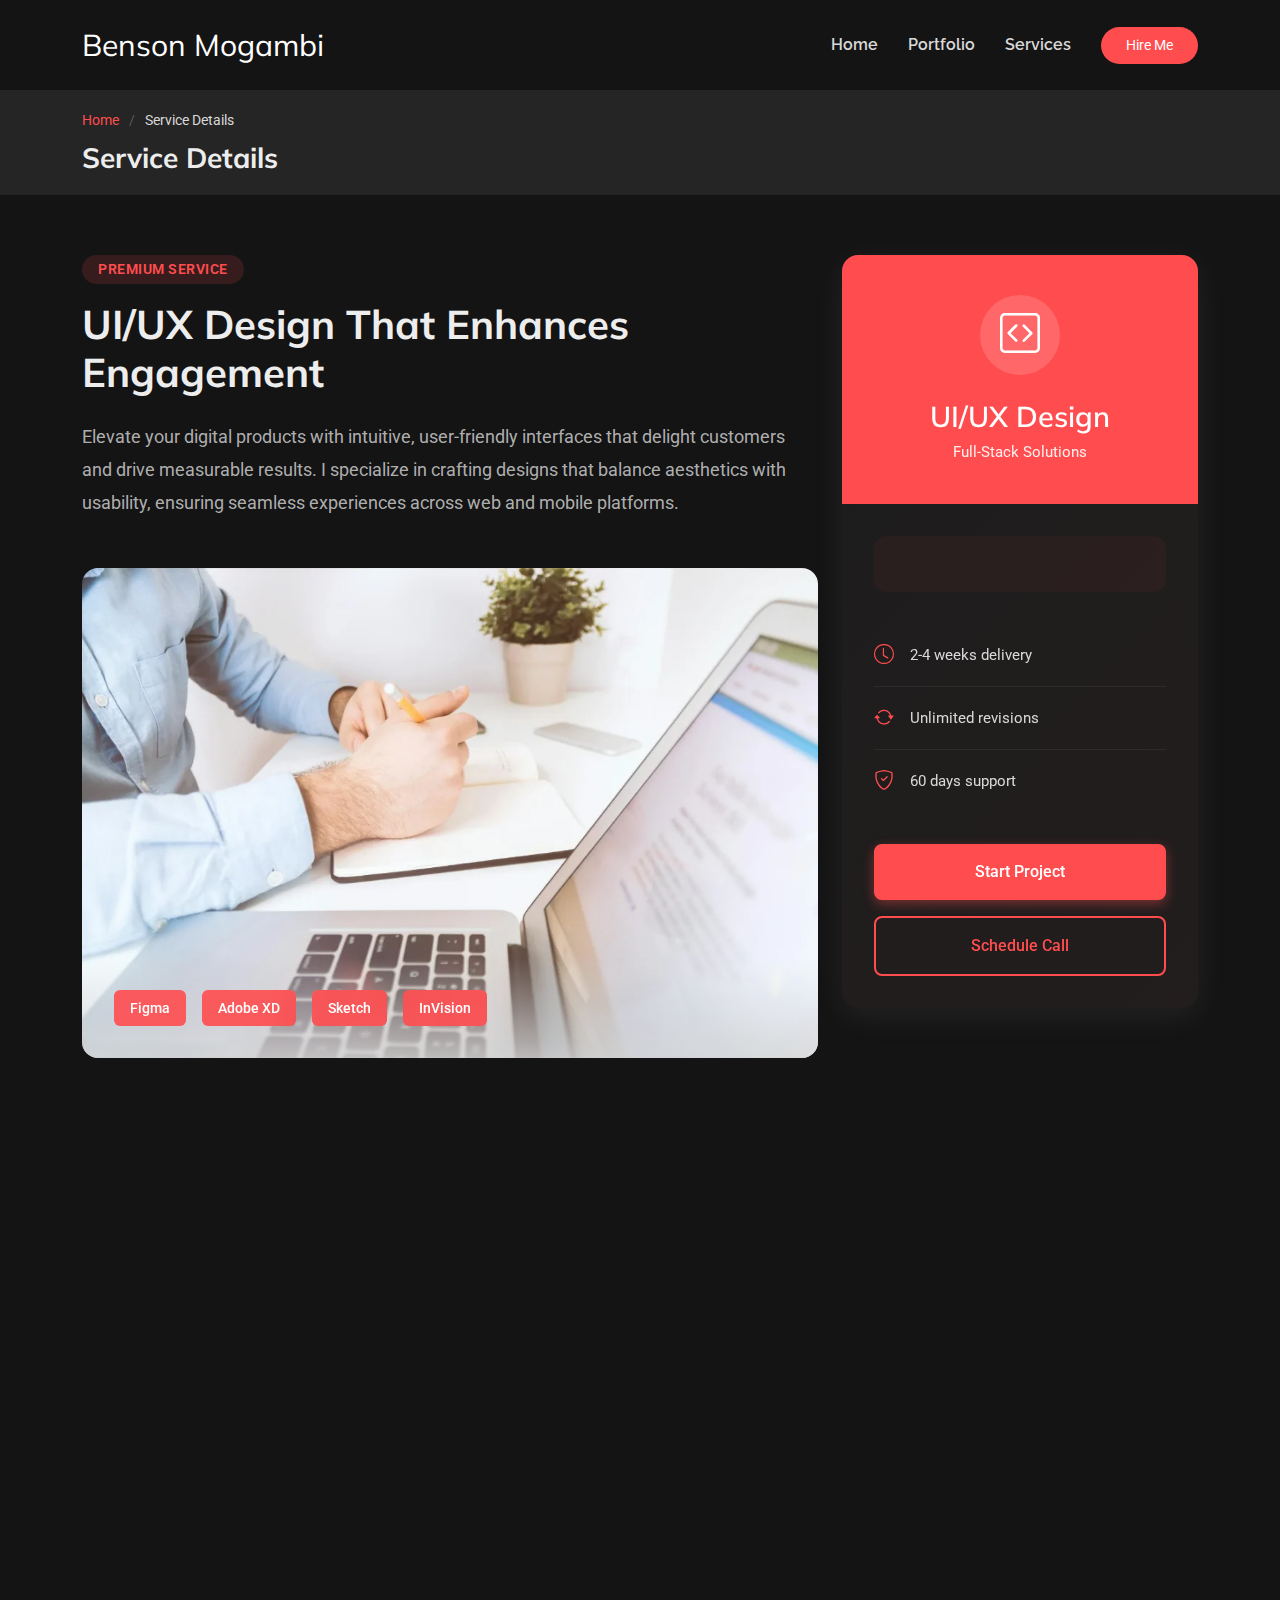
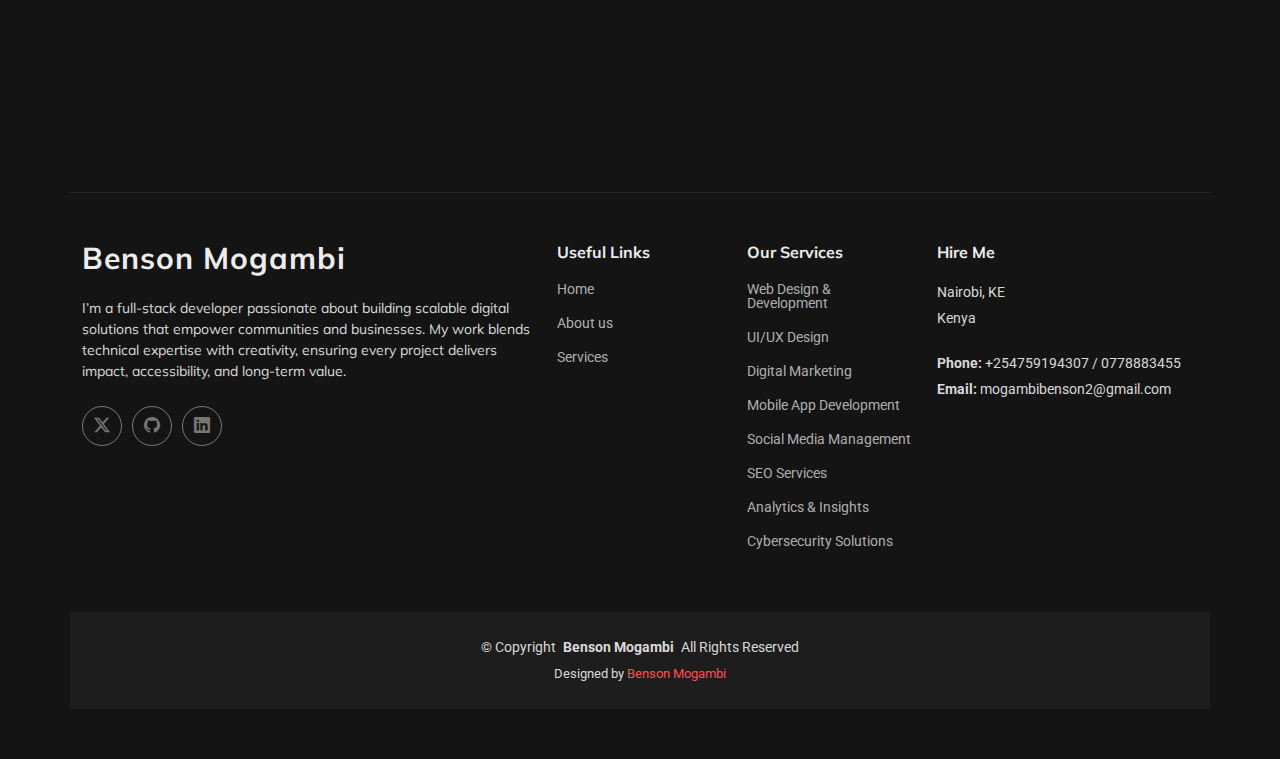
<file: service-details1.html>
<!DOCTYPE html>
<html lang="en">

<head>
  <meta charset="utf-8">
  <meta content="width=device-width, initial-scale=1.0" name="viewport">
  <title>UI/UX - Benson Mogambi</title>
  <meta name="description" content="Portfolio of Benson Mogambi, Full-Stack Developer offering web design, development, and digital solutions in Nairobi Kenya.">
  <meta name="keywords" content="Benson Mogambi, Full-Stack Developer, Web Development, Portfolio, Services, Nairobi">


  <!-- Favicons -->
  <link href="assets/img/favicon.png" rel="icon">
  <link href="assets/img/apple-touch-icon.png" rel="apple-touch-icon">

  <!-- Fonts -->
  <link href="https://fonts.googleapis.com" rel="preconnect">
  <link href="https://fonts.gstatic.com" rel="preconnect" crossorigin>
  <link href="https://fonts.googleapis.com/css2?family=Roboto:ital,wght@0,100;0,300;0,400;0,500;0,700;0,900;1,100;1,300;1,400;1,500;1,700;1,900&family=Raleway:ital,wght@0,100;0,200;0,300;0,400;0,500;0,600;0,700;0,800;0,900;1,100;1,200;1,300;1,400;1,500;1,600;1,700;1,800;1,900&family=Mulish:ital,wght@0,200;0,300;0,400;0,500;0,600;0,700;0,800;0,900;1,200;1,300;1,400;1,500;1,600;1,700;1,800;1,900&display=swap" rel="stylesheet">

  <!-- Vendor CSS Files -->
  <link href="assets/vendor/bootstrap/css/bootstrap.min.css" rel="stylesheet">
  <link href="assets/vendor/bootstrap-icons/bootstrap-icons.css" rel="stylesheet">
  <link href="assets/vendor/aos/aos.css" rel="stylesheet">
  <link href="assets/vendor/glightbox/css/glightbox.min.css" rel="stylesheet">
  <link href="assets/vendor/swiper/swiper-bundle.min.css" rel="stylesheet">

  <!-- Main CSS File -->
  <link href="assets/css/main.css" rel="stylesheet">

  <!-- =======================================================
  * Template Name: Craftivo
  * Template URL: https://bootstrapmade.com/craftivo-bootstrap-portfolio-template/
  * Updated: Oct 04 2025 with Bootstrap v5.3.8
  * Author: BootstrapMade.com
  * License: https://bootstrapmade.com/license/
  ======================================================== -->
</head>

<body class="service-details-page">

  <header id="header" class="header d-flex align-items-center sticky-top">
    <div class="container-fluid container-xl position-relative d-flex align-items-center">

      <a href="index.html" class="logo d-flex align-items-center me-auto">
        <!-- Uncomment the line below if you also wish to use an image logo -->
        <!-- <img src="assets/img/logo.webp" alt=""> -->
        <h1 class="sitename">Benson Mogambi</h1>
      </a>

      <nav id="navmenu" class="navmenu">
        <ul>

          <li><a href="index.html#hero">Home</a></li>
          <li><a href="index.html#portfolio">Portfolio</a></li>
          <li><a href="index.html#services">Services</a></li>

        </ul>
        <i class="mobile-nav-toggle d-xl-none bi bi-list"></i>
      </nav>

      <a class="btn-getstarted" href="index.html#contact">Hire Me</a>

    </div>
  </header>

  <main class="main">

    <!-- Page Title -->
    <div class="page-title light-background">
      <div class="container">
        <nav class="breadcrumbs">
          <ol>
            <li><a href="index.html">Home</a></li>
            <li class="current">Service Details</li>
          </ol>
        </nav>
        <h1>Service Details</h1>
      </div>
    </div><!-- End Page Title -->

    <!-- Service Details Section -->
    <section id="service-details" class="service-details section">

      <div class="container" data-aos="fade-up" data-aos-delay="100">

        <div class="row">

          <div class="col-lg-4 order-lg-2">

            <div class="sticky-sidebar">

              <div class="service-card" data-aos="fade-left" data-aos-delay="200">
                <div class="card-header">
                  <div class="service-icon">
                    <i class="bi bi-code-square"></i>
                  </div>
                  <h3>UI/UX Design</h3>
                  <p class="service-tagline">Full-Stack Solutions</p>
                </div>
                <div class="card-body">
                  <div class="price-tag">
                    <span class="label"></span>
                    <span class="price"></span>
                  </div>
                  <ul class="quick-info">
                    <li>
                      <i class="bi bi-clock"></i>
                      <span>2-4 weeks delivery</span>
                    </li>
                    <li>
                      <i class="bi bi-arrow-repeat"></i>
                      <span>Unlimited revisions</span>
                    </li>
                    <li>
                      <i class="bi bi-shield-check"></i>
                      <span>60 days support</span>
                    </li>
                  </ul>
                  <div class="cta-buttons">
                    <a href="index.html#contact" class="btn-primary">Start Project</a>
                    <a href="index.html#contact" class="btn-secondary">Schedule Call</a>
                  </div>
                </div>
              </div>

              <div class="contact-card" data-aos="fade-left" data-aos-delay="300">
                <h4>Have Questions?</h4>
                <p>Let's discuss your project requirements and how I can help.</p>
                <div class="contact-methods">
                  <a href="mailto:hello@example.com" class="contact-item">
                    <i class="bi bi-envelope"></i>
                    <span>moogambibenson2@gmail.com</span>
                  </a>
                  <a href="tel:+15551234567" class="contact-item">
                    <i class="bi bi-telephone"></i>
                    <span>+254759194307 / 0778883455</span>
                  </a>
                </div>
              </div>

            </div>

          </div>

          <div class="col-lg-8 order-lg-1">

            <div class="service-overview" data-aos="fade-up" data-aos-delay="200">
              <div class="overview-header">
                <span class="badge">Premium Service</span>
                <h2>UI/UX Design That Enhances Engagement  </h2>
              </div>
              <p class="lead-text">Elevate your digital products with intuitive, user‑friendly interfaces that delight customers and drive measurable results. I specialize in crafting designs that balance aesthetics with usability, ensuring seamless experiences across web and mobile platforms.</p>
            </div>

            <div class="service-image-showcase" data-aos="zoom-in" data-aos-delay="300">
              <img src="assets/img/services/services-1.webp" alt="Web Development" class="img-fluid main-image">
              <div class="image-overlay">
                <div class="tech-stack">
                  <span class="tech-item">Figma</span>
                  <span class="tech-item">Adobe XD</span>
                  <span class="tech-item">Sketch</span>
                  <span class="tech-item">InVision</span>
                </div>
              </div>
            </div>

            <div class="features-grid" data-aos="fade-up" data-aos-delay="400">
              <h3 class="section-heading">What You Get</h3>
              <div class="row g-4">
                <div class="col-md-6">
                  <div class="feature-box">
                    <div class="icon-wrapper">
                      <i class="bi bi-layers"></i>
                    </div>
                    <h4>User‑Centered Architecture </h4>
                    <p>Flows and layouts designed around real user journeys.</p>
                  </div>
                </div>
                <div class="col-md-6">
                  <div class="feature-box">
                    <div class="icon-wrapper">
                      <i class="bi bi-speedometer2"></i>
                    </div>
                    <h4>Intuitive Interfaces</h4>
                    <p>Clean, modern visuals that reduce friction and improve engagement.</p>
                  </div>
                </div>
                <div class="col-md-6">
                  <div class="feature-box">
                    <div class="icon-wrapper">
                      <i class="bi bi-phone-landscape"></i>
                    </div>
                    <h4>Responsive Design</h4>
                    <p>Pixel‑perfect layouts that adapt seamlessly across mobile, tablet, and desktop.</p>
                  </div>
                </div>
                <div class="col-md-6">
                  <div class="feature-box">
                    <div class="icon-wrapper">
                      <i class="bi bi-graph-up"></i>
                    </div>
                    <h4>Accessibility Standards </h4>
                    <p>Inclusive design following WCAG guidelines for all users.</p>
                  </div>
                </div>
              </div>
            </div>

            <div class="workflow-section" data-aos="fade-up" data-aos-delay="500">
              <h3 class="section-heading">Development Workflow</h3>
              <div class="timeline">
                <div class="timeline-item">
                  <div class="timeline-marker">1</div>
                  <div class="timeline-content">
                    <h4>Research & Strategy</h4>
                    <p>Understand user needs, business goals, and competitor benchmarks. Define personas and map journeys.</p>
                    <span class="duration">1 week</span>
                  </div>
                </div>
                <div class="timeline-item">
                  <div class="timeline-marker">2</div>
                  <div class="timeline-content">
                    <h4>Wireframing & Prototyping</h4>
                    <p>Create low‑fidelity wireframes and interactive prototypes to validate ideas early.</p>
                    <span class="duration">1-2 weeks</span>
                  </div>
                </div>
                <div class="timeline-item">
                  <div class="timeline-marker">3</div>
                  <div class="timeline-content">
                    <h4>Visual Design & Testing</h4>
                    <p>Develop high‑fidelity designs, conduct usability testing, and refine based on feedback.</p>
                    <span class="duration">2 weeks</span>
                  </div>
                </div>
                <div class="timeline-item">
                  <div class="timeline-marker">4</div>
                  <div class="timeline-content">
                    <h4>Delivery & Optimization </h4>
                    <p>Hand off design assets, collaborate with developers, and monitor analytics for improvements.</p>
                    <span class="duration">1 week</span>
                  </div>
                </div>
              </div>
            </div>

            <!-- testimonials
            <div class="testimonial-section" data-aos="fade-up" data-aos-delay="600">
              <div class="testimonial-card">
                <div class="stars">
                  <i class="bi bi-star-fill"></i>
                  <i class="bi bi-star-fill"></i>
                  <i class="bi bi-star-fill"></i>
                  <i class="bi bi-star-fill"></i>
                  <i class="bi bi-star-fill"></i>
                </div>
                <blockquote>
                  "Nemo enim ipsam voluptatem quia voluptas sit aspernatur aut odit aut fugit, sed quia consequuntur magni dolores eos qui ratione voluptatem sequi nesciunt. Exceptional work and outstanding communication throughout."
                </blockquote>
                <div class="client-info">
                  <img src="assets/img/person/person-m-5.webp" alt="Michael Chen" class="client-avatar">
                  <div class="client-details">
                    <h5>Michael Chen</h5>
                    <p>Founder, TechStart Inc.</p>
                  </div>
                </div>
              </div>
            </div> -->

            <div class="tech-details" data-aos="fade-up" data-aos-delay="700">
              <h3 class="section-heading">Technologies &amp; Tools</h3>
              <div class="tech-categories">
                <div class="tech-category">
                  <h5>Design & Prototyping</h5>
                  <div class="tech-tags">
                    <span>Figma</span>
                    <span>Adobe XD</span>
                    <span>InVision</span>
                    <span>Sketch</span>
                    <span>Adobe XD</span>
                  </div>
                </div>
                <div class="tech-category">
                  <h5>Collaboration</h5>
                  <div class="tech-tags">
                    <span>Miro</span>
                    <span>Notion</span>
                    <span>Trello</span>
                    <span>Jira</span>

                  </div>
                </div>
                <div class="tech-category">
                  <h5>Frontend Integration</h5>
                  <div class="tech-tags">
                    <span>React</span>
                    <span>Vue.js</span>
                    <span> Tailwind CSS</span>
                    <span> SASS</span>
                  </div>
                </div>

                <div class="tech-category">
                  <h5>Testing & Analytics</h5>
                  <div class="tech-tags">
                    <span>Hotjar</span>
                    <span>Google Analytics</span>
                    <span> UserTesting</span>

                  </div>
                </div>

              </div>
            </div>

          </div>

        </div>

      </div>

    </section><!-- /Service Details Section -->

  </main>

  <footer id="footer" class="footer">

    <div class="container footer-top">
      <div class="row gy-4">
        <div class="col-lg-5 col-md-12 footer-about">
          <a href="index.html" class="logo d-flex align-items-center">
            <span class="sitename">Benson Mogambi</span>
          </a>
          <p>I’m a full‑stack developer passionate about building scalable digital solutions that empower communities and businesses. My work blends technical expertise with creativity, ensuring every project delivers impact, accessibility, and long‑term value.</p>
          <div class="social-links d-flex mt-4">
            <a href="https://x.com/SolfaTech"><i class="bi bi-twitter-x"></i></a>
            <a href="https://github.com/bensonmogambi"><i class="bi bi-github"></i></a>
            <a href="https://www.linkedin.com/in/benson-mogambi-a5b201213"><i class="bi bi-linkedin"></i></a>
          </div>
        </div>

        <div class="col-lg-2 col-6 footer-links">
          <h4>Useful Links</h4>
          <ul>
            <li><a href="index.html#hero">Home</a></li>
            <li><a href="index.html#about">About us</a></li>
            <li><a href="index.html#services">Services</a></li>
            <li><a href="#"></a></li>
            <li><a href="#"></a></li>
          </ul>
        </div>

        <div class="col-lg-2 col-6 footer-links">
          <h4>Our Services</h4>
          <ul>
            <li><a href="service-details.html">Web Design & Development</a></li>
            <li><a href="service-details1.html">UI/UX Design</a></li>
            <li><a href="service-details2.html">Digital Marketing</a></li>
            <li><a href="service-details3.html">Mobile App Development</a></li>
            <li><a href="service-details4.html">Social Media Management</a></li>
            <li><a href="service-details5.html">SEO Services</a></li>
            <li><a href="service-details6.html">Analytics & Insights</a></li>
            <li><a href="service-details7.html">Cybersecurity Solutions</a></li>

          </ul>
        </div>

        <div class="col-lg-3 col-md-12 footer-contact text-center text-md-start">
          <h4>Hire Me</h4>
          <p>Nairobi, KE</p>
          <p>Kenya</p>
          <p class="mt-4"><strong>Phone:</strong> <span>+254759194307 / 0778883455</span></p>
          <p><strong>Email:</strong> <span>mogambibenson2@gmail.com</span></p>
        </div>

      </div>
    </div>

    <div class="container copyright text-center mt-4">
      <p>© <span>Copyright</span> <strong class="px-1 sitename">Benson Mogambi</strong> <span>All Rights Reserved</span></p>
      <div class="credits">
        <!-- All the links in the footer should remain intact. -->
        <!-- You can delete the links only if you've purchased the pro version. -->
        <!-- Licensing information: https://bootstrapmade.com/license/ -->
        <!-- Purchase the pro version with working PHP/AJAX contact form: [buy-url] -->
        Designed by <a href="https://bootstrapmade.com/">Benson Mogambi</a>
      </div>
    </div>

  </footer>

  <!-- Scroll Top -->
  <a href="#" id="scroll-top" class="scroll-top d-flex align-items-center justify-content-center"><i class="bi bi-arrow-up-short"></i></a>

  <!-- Preloader -->
  <div id="preloader"></div>

  <!-- Vendor JS Files -->
  <script src="assets/vendor/bootstrap/js/bootstrap.bundle.min.js"></script>
  <script src="assets/vendor/php-email-form/validate.js"></script>
  <script src="assets/vendor/aos/aos.js"></script>
  <script src="assets/vendor/typed.js/typed.umd.js"></script>
  <script src="assets/vendor/waypoints/noframework.waypoints.js"></script>
  <script src="assets/vendor/glightbox/js/glightbox.min.js"></script>
  <script src="assets/vendor/imagesloaded/imagesloaded.pkgd.min.js"></script>
  <script src="assets/vendor/isotope-layout/isotope.pkgd.min.js"></script>
  <script src="assets/vendor/swiper/swiper-bundle.min.js"></script>

  <!-- Main JS File -->
  <script src="assets/js/main.js"></script>

</body>

</html>
</file>
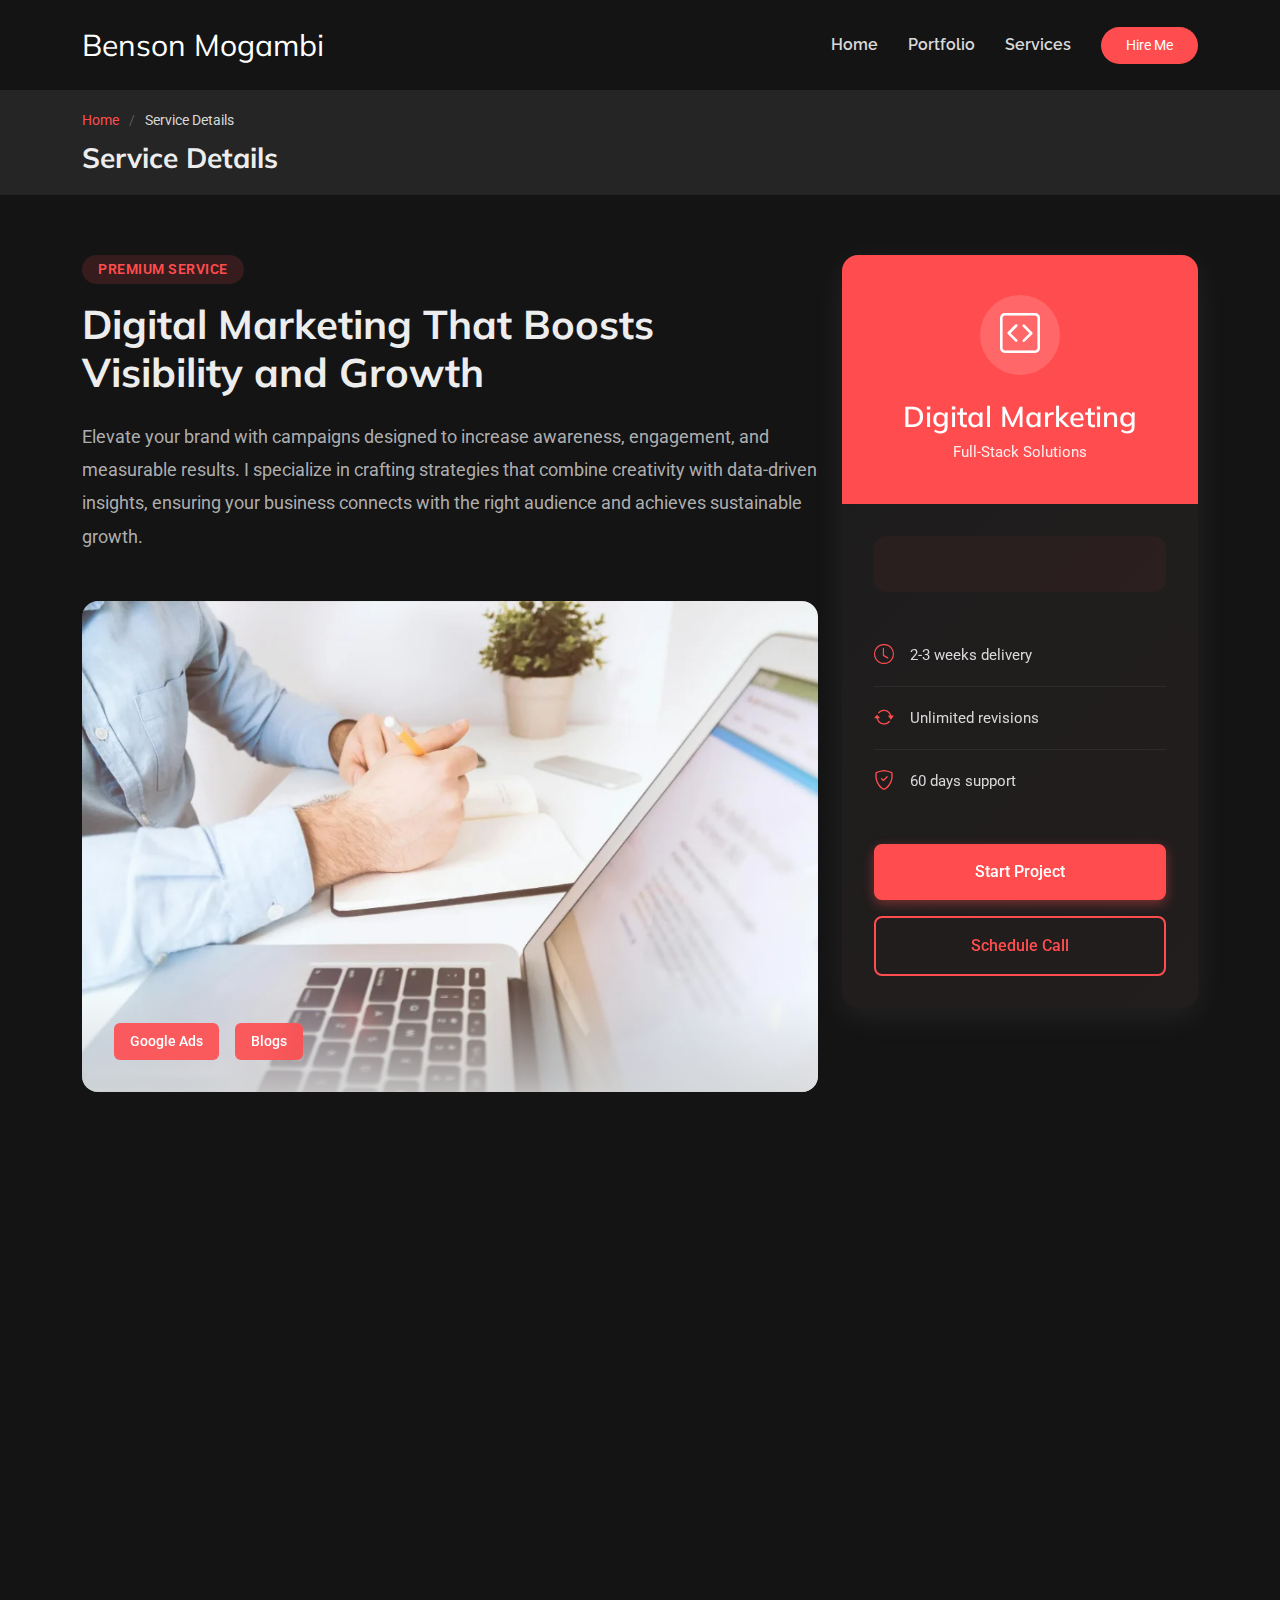
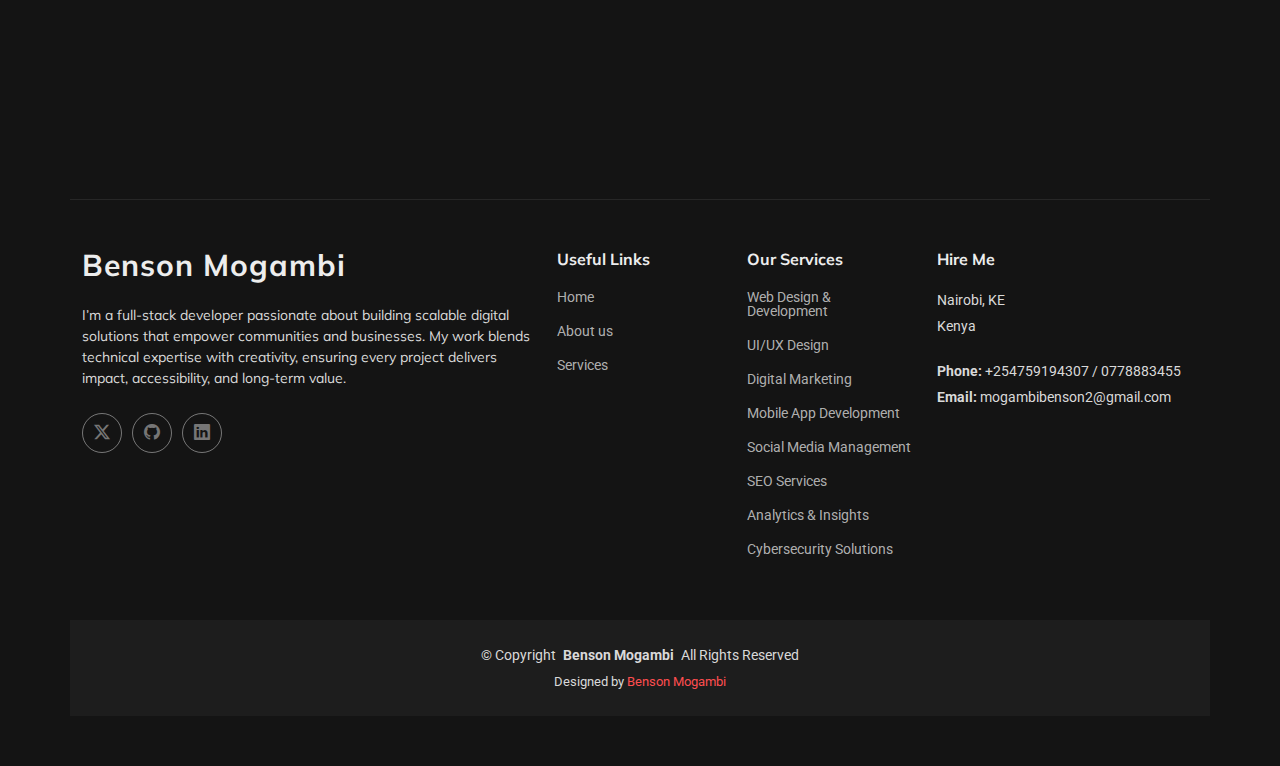
<file: service-details2.html>
<!DOCTYPE html>
<html lang="en">

<head>
  <meta charset="utf-8">
  <meta content="width=device-width, initial-scale=1.0" name="viewport">
  <title>Digital Marketing - Benson Mogambi</title>
  <meta name="description" content="Portfolio of Benson Mogambi, Full-Stack Developer offering web design, development, and digital solutions in Nairobi Kenya.">
  <meta name="keywords" content="Benson Mogambi, Full-Stack Developer, Web Development, Portfolio, Services, Nairobi">


  <!-- Favicons -->
  <link href="assets/img/favicon.png" rel="icon">
  <link href="assets/img/apple-touch-icon.png" rel="apple-touch-icon">

  <!-- Fonts -->
  <link href="https://fonts.googleapis.com" rel="preconnect">
  <link href="https://fonts.gstatic.com" rel="preconnect" crossorigin>
  <link href="https://fonts.googleapis.com/css2?family=Roboto:ital,wght@0,100;0,300;0,400;0,500;0,700;0,900;1,100;1,300;1,400;1,500;1,700;1,900&family=Raleway:ital,wght@0,100;0,200;0,300;0,400;0,500;0,600;0,700;0,800;0,900;1,100;1,200;1,300;1,400;1,500;1,600;1,700;1,800;1,900&family=Mulish:ital,wght@0,200;0,300;0,400;0,500;0,600;0,700;0,800;0,900;1,200;1,300;1,400;1,500;1,600;1,700;1,800;1,900&display=swap" rel="stylesheet">

  <!-- Vendor CSS Files -->
  <link href="assets/vendor/bootstrap/css/bootstrap.min.css" rel="stylesheet">
  <link href="assets/vendor/bootstrap-icons/bootstrap-icons.css" rel="stylesheet">
  <link href="assets/vendor/aos/aos.css" rel="stylesheet">
  <link href="assets/vendor/glightbox/css/glightbox.min.css" rel="stylesheet">
  <link href="assets/vendor/swiper/swiper-bundle.min.css" rel="stylesheet">

  <!-- Main CSS File -->
  <link href="assets/css/main.css" rel="stylesheet">

  <!-- =======================================================
  * Template Name: Craftivo
  * Template URL: https://bootstrapmade.com/craftivo-bootstrap-portfolio-template/
  * Updated: Oct 04 2025 with Bootstrap v5.3.8
  * Author: BootstrapMade.com
  * License: https://bootstrapmade.com/license/
  ======================================================== -->
</head>

<body class="service-details-page">

  <header id="header" class="header d-flex align-items-center sticky-top">
    <div class="container-fluid container-xl position-relative d-flex align-items-center">

      <a href="index.html" class="logo d-flex align-items-center me-auto">
        <!-- Uncomment the line below if you also wish to use an image logo -->
        <!-- <img src="assets/img/logo.webp" alt=""> -->
        <h1 class="sitename">Benson Mogambi</h1>
      </a>

      <nav id="navmenu" class="navmenu">
        <ul>

          <li><a href="index.html#hero">Home</a></li>
          <li><a href="index.html#portfolio">Portfolio</a></li>
          <li><a href="index.html#services">Services</a></li>

        </ul>
        <i class="mobile-nav-toggle d-xl-none bi bi-list"></i>
      </nav>

      <a class="btn-getstarted" href="index.html#contact">Hire Me</a>

    </div>
  </header>

  <main class="main">

    <!-- Page Title -->
    <div class="page-title light-background">
      <div class="container">
        <nav class="breadcrumbs">
          <ol>
            <li><a href="index.html">Home</a></li>
            <li class="current">Service Details</li>
          </ol>
        </nav>
        <h1>Service Details</h1>
      </div>
    </div><!-- End Page Title -->

    <!-- Service Details Section -->
    <section id="service-details" class="service-details section">

      <div class="container" data-aos="fade-up" data-aos-delay="100">

        <div class="row">

          <div class="col-lg-4 order-lg-2">

            <div class="sticky-sidebar">

              <div class="service-card" data-aos="fade-left" data-aos-delay="200">
                <div class="card-header">
                  <div class="service-icon">
                    <i class="bi bi-code-square"></i>
                  </div>
                  <h3>Digital Marketing</h3>
                  <p class="service-tagline">Full-Stack Solutions</p>
                </div>
                <div class="card-body">
                  <div class="price-tag">
                    <span class="label"></span>
                    <span class="price"></span>
                  </div>
                  <ul class="quick-info">
                    <li>
                      <i class="bi bi-clock"></i>
                      <span>2-3 weeks delivery</span>
                    </li>
                    <li>
                      <i class="bi bi-arrow-repeat"></i>
                      <span>Unlimited revisions</span>
                    </li>
                    <li>
                      <i class="bi bi-shield-check"></i>
                      <span>60 days support</span>
                    </li>
                  </ul>
                  <div class="cta-buttons">
                    <a href="index.html#contact" class="btn-primary">Start Project</a>
                    <a href="index.html#contact" class="btn-secondary">Schedule Call</a>
                  </div>
                </div>
              </div>

              <div class="contact-card" data-aos="fade-left" data-aos-delay="300">
                <h4>Have Questions?</h4>
                <p>Let's discuss your project requirements and how I can help.</p>
                <div class="contact-methods">
                  <a href="mailto:hello@example.com" class="contact-item">
                    <i class="bi bi-envelope"></i>
                    <span>moogambibenson2@gmail.com</span>
                  </a>
                  <a href="tel:+15551234567" class="contact-item">
                    <i class="bi bi-telephone"></i>
                    <span>+254759194307 / 0778883455</span>
                  </a>
                </div>
              </div>

            </div>

          </div>

          <div class="col-lg-8 order-lg-1">

            <div class="service-overview" data-aos="fade-up" data-aos-delay="200">
              <div class="overview-header">
                <span class="badge">Premium Service</span>
                <h2>Digital Marketing That Boosts Visibility and Growth  </h2>
              </div>
              <p class="lead-text"> Elevate your brand with campaigns designed to increase awareness, engagement, and measurable results. I specialize in crafting strategies that combine creativity with data‑driven insights, ensuring your business connects with the right audience and achieves sustainable growth.</p>
            </div>

            <div class="service-image-showcase" data-aos="zoom-in" data-aos-delay="300">
              <img src="assets/img/services/services-1.webp" alt="Web Development" class="img-fluid main-image">
              <div class="image-overlay">
                <div class="tech-stack">
                  <span class="tech-item">Google Ads</span>
                  <span class="tech-item"> Blogs</span>

                </div>
              </div>
            </div>

            <div class="features-grid" data-aos="fade-up" data-aos-delay="400">
              <h3 class="section-heading">What You Get</h3>
              <div class="row g-4">
                <div class="col-md-6">
                  <div class="feature-box">
                    <div class="icon-wrapper">
                      <i class="bi bi-layers"></i>
                    </div>
                    <h4>Digital Marketing </h4>
                    <p>End‑to‑end campaign management across platforms.</p>
                  </div>
                </div>
                <div class="col-md-6">
                  <div class="feature-box">
                    <div class="icon-wrapper">
                      <i class="bi bi-speedometer2"></i>
                    </div>
                    <h4>Social Media Strategy</h4>
                    <p>Building presence on Facebook, Instagram, LinkedIn, and X.</p>
                  </div>
                </div>
                <div class="col-md-6">
                  <div class="feature-box">
                    <div class="icon-wrapper">
                      <i class="bi bi-phone-landscape"></i>
                    </div>
                    <h4>Content Creation</h4>
                    <p>Blogs, posts, and visuals that resonate with your audience.</p>
                  </div>
                </div>
                <div class="col-md-6">
                  <div class="feature-box">
                    <div class="icon-wrapper">
                      <i class="bi bi-graph-up"></i>
                    </div>
                    <h4>Paid Ads </h4>
                    <p>Google Ads, Meta Ads, and targeted campaigns for conversions.</p>
                  </div>
                </div>
              </div>
            </div>

            <div class="workflow-section" data-aos="fade-up" data-aos-delay="500">
              <h3 class="section-heading">Marketing Workflow</h3>
              <div class="timeline">
                <div class="timeline-item">
                  <div class="timeline-marker">1</div>
                  <div class="timeline-content">
                    <h4>Research & Strategy</h4>
                    <p>Analyze market trends, competitors, and audience behavior. Define KPIs and campaign goals.</p>
                    <span class="duration">1 week</span>
                  </div>
                </div>
                <div class="timeline-item">
                  <div class="timeline-marker">2</div>
                  <div class="timeline-content">
                    <h4>Content Creation</h4>
                    <p>Develop compelling copy, visuals, and multimedia assets tailored to your brand voice..</p>
                    <span class="duration">1-2 weeks</span>
                  </div>
                </div>
                <div class="timeline-item">
                  <div class="timeline-marker">3</div>
                  <div class="timeline-content">
                    <h4>Campaign Execution</h4>
                    <p>Launch ads, social posts, and email campaigns. Monitor engagement and conversions.</p>
                    <span class="duration">2-3 weeks</span>
                  </div>
                </div>
                <div class="timeline-item">
                  <div class="timeline-marker">4</div>
                  <div class="timeline-content">
                    <h4>Monitoring & Optimization</h4>
                    <p>Track analytics, adjust targeting, and refine messaging for continuous improvement.</p>
                    <span class="duration">Ongoing</span>
                  </div>
                </div>
              </div>
            </div>

            <!-- testimonials
            <div class="testimonial-section" data-aos="fade-up" data-aos-delay="600">
              <div class="testimonial-card">
                <div class="stars">
                  <i class="bi bi-star-fill"></i>
                  <i class="bi bi-star-fill"></i>
                  <i class="bi bi-star-fill"></i>
                  <i class="bi bi-star-fill"></i>
                  <i class="bi bi-star-fill"></i>
                </div>
                <blockquote>
                  "Nemo enim ipsam voluptatem quia voluptas sit aspernatur aut odit aut fugit, sed quia consequuntur magni dolores eos qui ratione voluptatem sequi nesciunt. Exceptional work and outstanding communication throughout."
                </blockquote>
                <div class="client-info">
                  <img src="assets/img/person/person-m-5.webp" alt="Michael Chen" class="client-avatar">
                  <div class="client-details">
                    <h5>Michael Chen</h5>
                    <p>Founder, TechStart Inc.</p>
                  </div>
                </div>
              </div>
            </div> -->

            <div class="tech-details" data-aos="fade-up" data-aos-delay="700">
              <h3 class="section-heading">Technologies &amp; Tools</h3>
              <div class="tech-categories">
                <div class="tech-category">
                  <h5>Social Media Platforms</h5>
                  <div class="tech-tags">
                    <span> Facebook</span>
                    <span> Instagram</span>
                    <span> LinkedIn</span>
                    <span> X (Twitter)</span>
                    <span>TikTok</span>
                  </div>
                </div>
                <div class="tech-category">
                  <h5>Advertising Tools</h5>
                  <div class="tech-tags">
                    <span>Google Ads</span>
                    <span>Meta Ads Manager</span>
                    <span> LinkedIn Ads</span>

                  </div>
                </div>
                <div class="tech-category">
                  <h5>Content & Design</h5>
                  <div class="tech-tags">
                    <span>Canva</span>
                    <span> Adobe Creative Suite</span>
                    <span> Figma</span>

                  </div>
                </div>

                <div class="tech-category">
                  <h5>Analytics & Automation</h5>
                  <div class="tech-tags">
                    <span>Google Analytics</span>
                    <span> HubSpot</span>
                    <span>Mailchimp</span>
                    <span>Hootsuite</span>
                  </div>
                </div>

              </div>
            </div>

          </div>

        </div>

      </div>

    </section><!-- /Service Details Section -->

  </main>

  <footer id="footer" class="footer">

    <div class="container footer-top">
      <div class="row gy-4">
        <div class="col-lg-5 col-md-12 footer-about">
          <a href="index.html" class="logo d-flex align-items-center">
            <span class="sitename">Benson Mogambi</span>
          </a>
          <p>I’m a full‑stack developer passionate about building scalable digital solutions that empower communities and businesses. My work blends technical expertise with creativity, ensuring every project delivers impact, accessibility, and long‑term value.</p>
          <div class="social-links d-flex mt-4">
            <a href="https://x.com/SolfaTech"><i class="bi bi-twitter-x"></i></a>
            <a href="https://github.com/bensonmogambi"><i class="bi bi-github"></i></a>
            <a href="https://www.linkedin.com/in/benson-mogambi-a5b201213"><i class="bi bi-linkedin"></i></a>
          </div>
        </div>

        <div class="col-lg-2 col-6 footer-links">
          <h4>Useful Links</h4>
          <ul>
            <li><a href="index.html#hero">Home</a></li>
            <li><a href="index.html#about">About us</a></li>
            <li><a href="index.html#services">Services</a></li>
            <li><a href="#"></a></li>
            <li><a href="#"></a></li>
          </ul>
        </div>

        <div class="col-lg-2 col-6 footer-links">
          <h4>Our Services</h4>
          <ul>
            <li><a href="service-details.html">Web Design & Development</a></li>
            <li><a href="service-details1.html">UI/UX Design</a></li>
            <li><a href="service-details2.html">Digital Marketing</a></li>
            <li><a href="service-details3.html">Mobile App Development</a></li>
            <li><a href="service-details4.html">Social Media Management</a></li>
            <li><a href="service-details5.html">SEO Services</a></li>
            <li><a href="service-details6.html">Analytics & Insights</a></li>
            <li><a href="service-details7.html">Cybersecurity Solutions</a></li>

          </ul>
        </div>

        <div class="col-lg-3 col-md-12 footer-contact text-center text-md-start">
          <h4>Hire Me</h4>
          <p>Nairobi, KE</p>
          <p>Kenya</p>
          <p class="mt-4"><strong>Phone:</strong> <span>+254759194307 / 0778883455</span></p>
          <p><strong>Email:</strong> <span>mogambibenson2@gmail.com</span></p>
        </div>

      </div>
    </div>

    <div class="container copyright text-center mt-4">
      <p>© <span>Copyright</span> <strong class="px-1 sitename">Benson Mogambi</strong> <span>All Rights Reserved</span></p>
      <div class="credits">
        <!-- All the links in the footer should remain intact. -->
        <!-- You can delete the links only if you've purchased the pro version. -->
        <!-- Licensing information: https://bootstrapmade.com/license/ -->
        <!-- Purchase the pro version with working PHP/AJAX contact form: [buy-url] -->
        Designed by <a href="https://bootstrapmade.com/">Benson Mogambi</a>
      </div>
    </div>

  </footer>

  <!-- Scroll Top -->
  <a href="#" id="scroll-top" class="scroll-top d-flex align-items-center justify-content-center"><i class="bi bi-arrow-up-short"></i></a>

  <!-- Preloader -->
  <div id="preloader"></div>

  <!-- Vendor JS Files -->
  <script src="assets/vendor/bootstrap/js/bootstrap.bundle.min.js"></script>
  <script src="assets/vendor/php-email-form/validate.js"></script>
  <script src="assets/vendor/aos/aos.js"></script>
  <script src="assets/vendor/typed.js/typed.umd.js"></script>
  <script src="assets/vendor/waypoints/noframework.waypoints.js"></script>
  <script src="assets/vendor/glightbox/js/glightbox.min.js"></script>
  <script src="assets/vendor/imagesloaded/imagesloaded.pkgd.min.js"></script>
  <script src="assets/vendor/isotope-layout/isotope.pkgd.min.js"></script>
  <script src="assets/vendor/swiper/swiper-bundle.min.js"></script>

  <!-- Main JS File -->
  <script src="assets/js/main.js"></script>

</body>

</html>
</file>
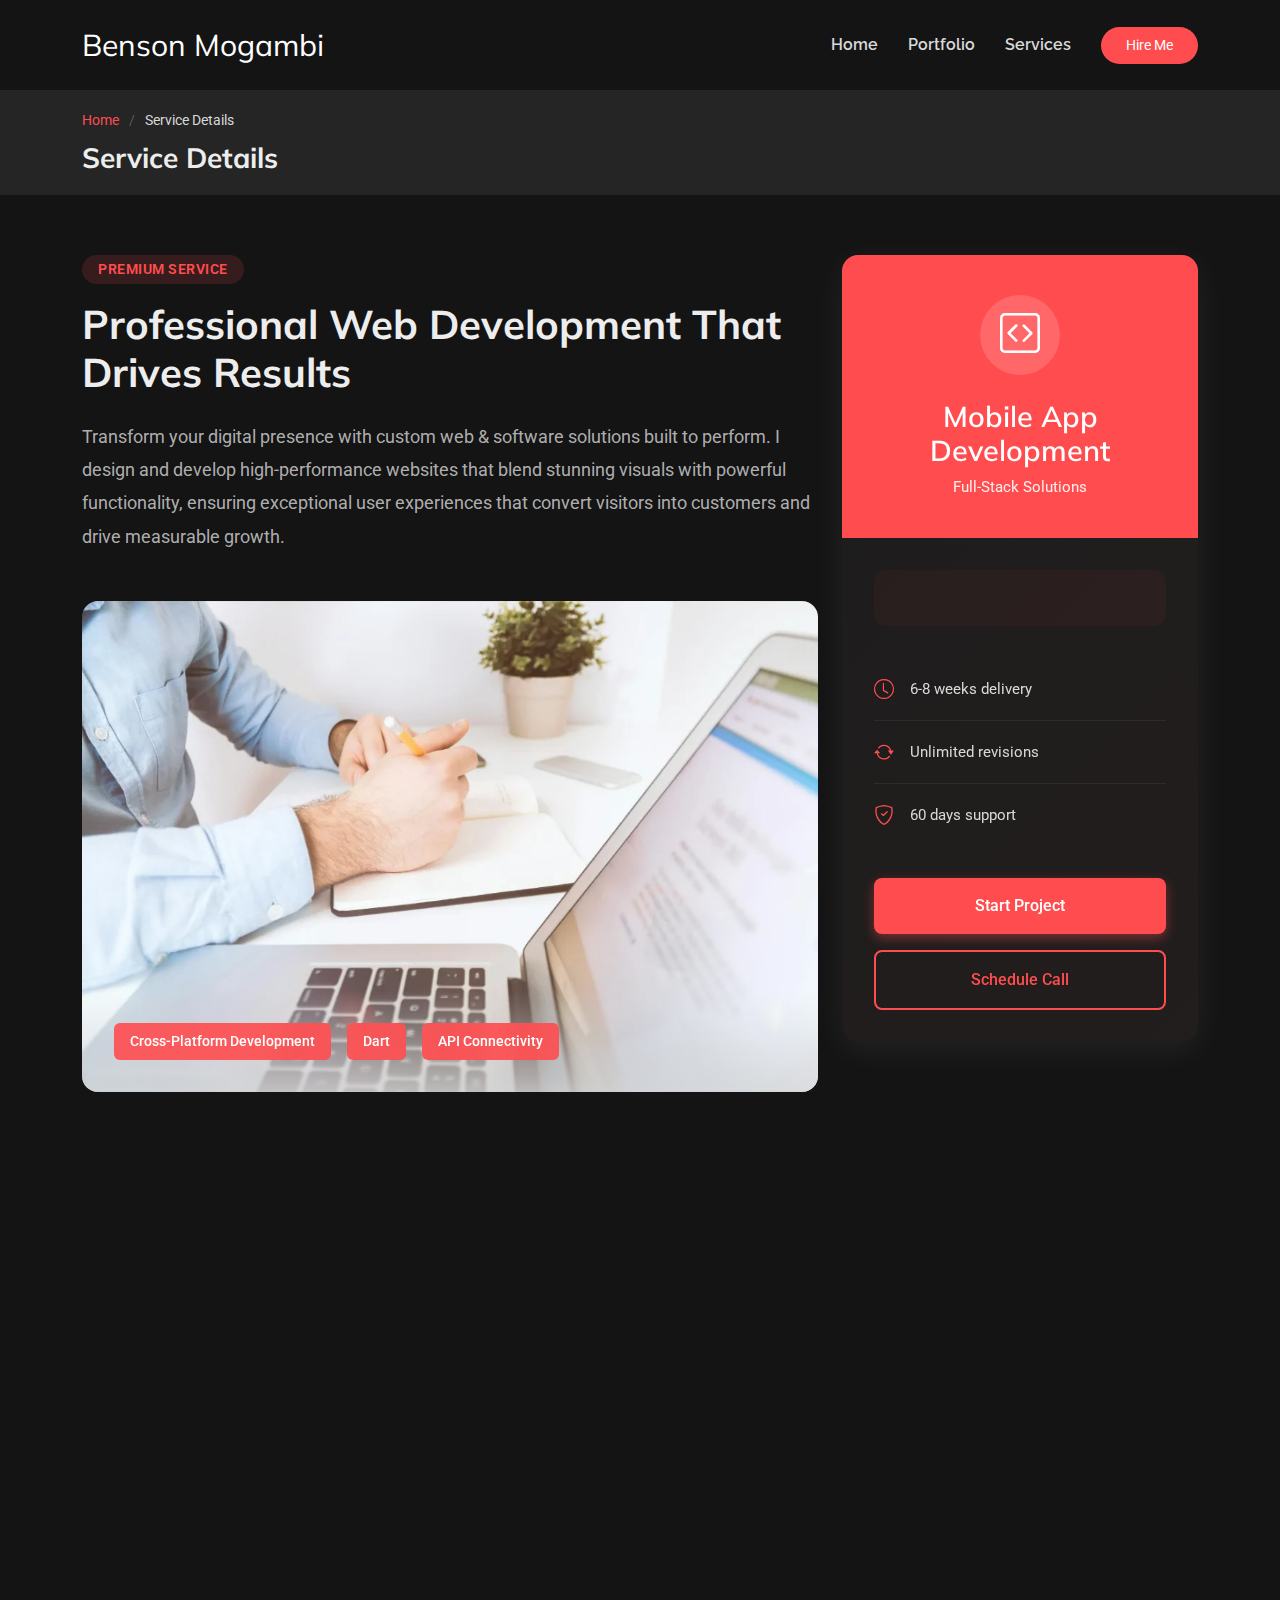
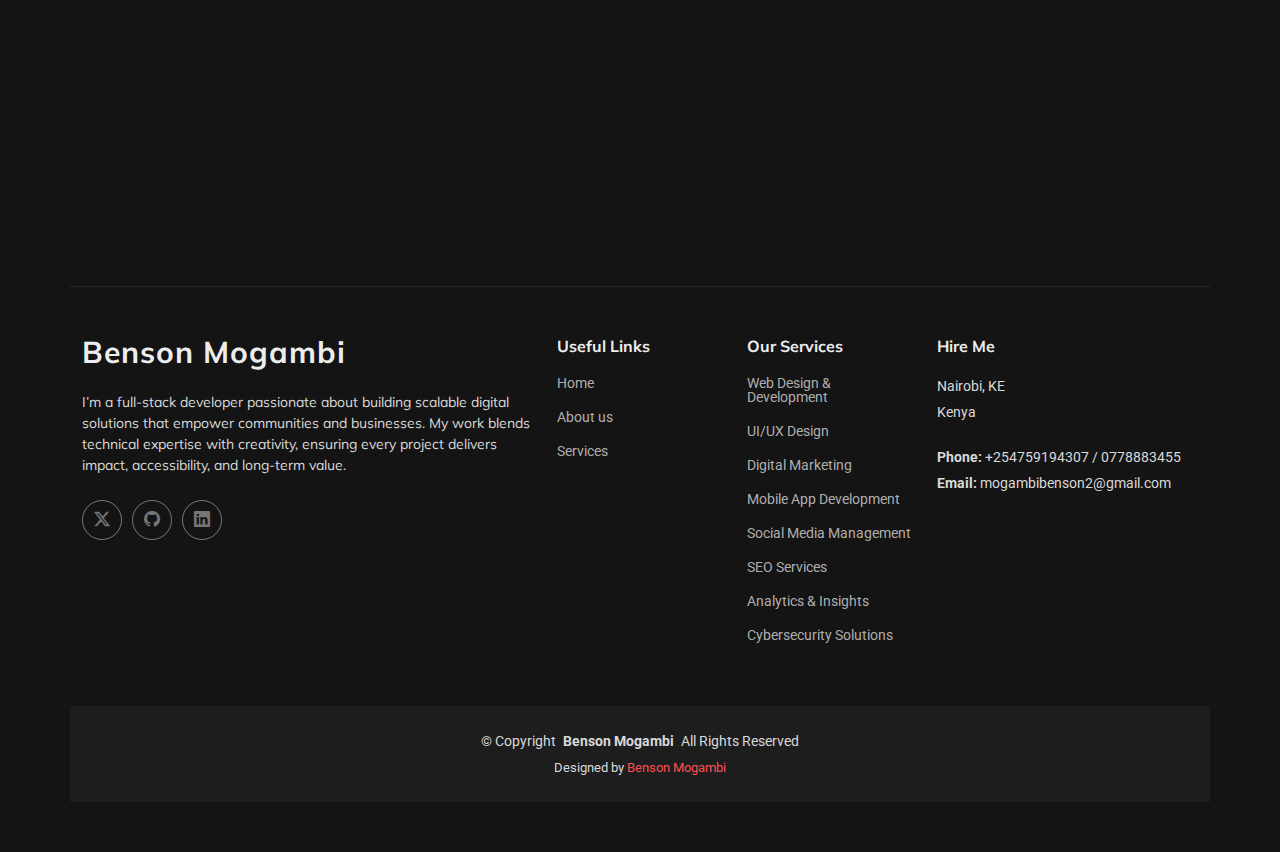
<file: service-details3.html>
<!DOCTYPE html>
<html lang="en">

<head>
  <meta charset="utf-8">
  <meta content="width=device-width, initial-scale=1.0" name="viewport">
  <title>Mobile App Development - Benson Mogambi</title>
  <meta name="description" content="Portfolio of Benson Mogambi, Full-Stack Developer offering web design, development, and digital solutions in Nairobi Kenya.">
  <meta name="keywords" content="Benson Mogambi, Full-Stack Developer, Web Development, Portfolio, Services, Nairobi">


  <!-- Favicons -->
  <link href="assets/img/favicon.png" rel="icon">
  <link href="assets/img/apple-touch-icon.png" rel="apple-touch-icon">

  <!-- Fonts -->
  <link href="https://fonts.googleapis.com" rel="preconnect">
  <link href="https://fonts.gstatic.com" rel="preconnect" crossorigin>
  <link href="https://fonts.googleapis.com/css2?family=Roboto:ital,wght@0,100;0,300;0,400;0,500;0,700;0,900;1,100;1,300;1,400;1,500;1,700;1,900&family=Raleway:ital,wght@0,100;0,200;0,300;0,400;0,500;0,600;0,700;0,800;0,900;1,100;1,200;1,300;1,400;1,500;1,600;1,700;1,800;1,900&family=Mulish:ital,wght@0,200;0,300;0,400;0,500;0,600;0,700;0,800;0,900;1,200;1,300;1,400;1,500;1,600;1,700;1,800;1,900&display=swap" rel="stylesheet">

  <!-- Vendor CSS Files -->
  <link href="assets/vendor/bootstrap/css/bootstrap.min.css" rel="stylesheet">
  <link href="assets/vendor/bootstrap-icons/bootstrap-icons.css" rel="stylesheet">
  <link href="assets/vendor/aos/aos.css" rel="stylesheet">
  <link href="assets/vendor/glightbox/css/glightbox.min.css" rel="stylesheet">
  <link href="assets/vendor/swiper/swiper-bundle.min.css" rel="stylesheet">

  <!-- Main CSS File -->
  <link href="assets/css/main.css" rel="stylesheet">

  <!-- =======================================================
  * Template Name: Craftivo
  * Template URL: https://bootstrapmade.com/craftivo-bootstrap-portfolio-template/
  * Updated: Oct 04 2025 with Bootstrap v5.3.8
  * Author: BootstrapMade.com
  * License: https://bootstrapmade.com/license/
  ======================================================== -->
</head>

<body class="service-details-page">

  <header id="header" class="header d-flex align-items-center sticky-top">
    <div class="container-fluid container-xl position-relative d-flex align-items-center">

      <a href="index.html" class="logo d-flex align-items-center me-auto">
        <!-- Uncomment the line below if you also wish to use an image logo -->
        <!-- <img src="assets/img/logo.webp" alt=""> -->
        <h1 class="sitename">Benson Mogambi</h1>
      </a>

      <nav id="navmenu" class="navmenu">
        <ul>

          <li><a href="index.html#hero">Home</a></li>
          <li><a href="index.html#portfolio">Portfolio</a></li>
          <li><a href="index.html#services">Services</a></li>

        </ul>
        <i class="mobile-nav-toggle d-xl-none bi bi-list"></i>
      </nav>

      <a class="btn-getstarted" href="index.html#contact">Hire Me</a>

    </div>
  </header>

  <main class="main">

    <!-- Page Title -->
    <div class="page-title light-background">
      <div class="container">
        <nav class="breadcrumbs">
          <ol>
            <li><a href="index.html">Home</a></li>
            <li class="current">Service Details</li>
          </ol>
        </nav>
        <h1>Service Details</h1>
      </div>
    </div><!-- End Page Title -->

    <!-- Service Details Section -->
    <section id="service-details" class="service-details section">

      <div class="container" data-aos="fade-up" data-aos-delay="100">

        <div class="row">

          <div class="col-lg-4 order-lg-2">

            <div class="sticky-sidebar">

              <div class="service-card" data-aos="fade-left" data-aos-delay="200">
                <div class="card-header">
                  <div class="service-icon">
                    <i class="bi bi-code-square"></i>
                  </div>
                  <h3>Mobile App Development</h3>
                  <p class="service-tagline">Full-Stack Solutions</p>
                </div>
                <div class="card-body">
                  <div class="price-tag">
                    <span class="label"></span>
                    <span class="price"></span>
                  </div>
                  <ul class="quick-info">
                    <li>
                      <i class="bi bi-clock"></i>
                      <span>6-8 weeks delivery</span>
                    </li>
                    <li>
                      <i class="bi bi-arrow-repeat"></i>
                      <span>Unlimited revisions</span>
                    </li>
                    <li>
                      <i class="bi bi-shield-check"></i>
                      <span>60 days support</span>
                    </li>
                  </ul>
                  <div class="cta-buttons">
                    <a href="index.html#contact" class="btn-primary">Start Project</a>
                    <a href="index.html#contact" class="btn-secondary">Schedule Call</a>
                  </div>
                </div>
              </div>

              <div class="contact-card" data-aos="fade-left" data-aos-delay="300">
                <h4>Have Questions?</h4>
                <p>Let's discuss your project requirements and how I can help.</p>
                <div class="contact-methods">
                  <a href="mailto:hello@example.com" class="contact-item">
                    <i class="bi bi-envelope"></i>
                    <span>moogambibenson2@gmail.com</span>
                  </a>
                  <a href="tel:+15551234567" class="contact-item">
                    <i class="bi bi-telephone"></i>
                    <span>+254759194307 / 0778883455</span>
                  </a>
                </div>
              </div>

            </div>

          </div>

          <div class="col-lg-8 order-lg-1">

            <div class="service-overview" data-aos="fade-up" data-aos-delay="200">
              <div class="overview-header">
                <span class="badge">Premium Service</span>
                <h2>Professional Web Development That Drives Results</h2>
              </div>
              <p class="lead-text">Transform your digital presence with custom web & software solutions built to perform. I design and develop high‑performance websites that blend stunning visuals with powerful functionality, ensuring exceptional user experiences that convert visitors into customers and drive measurable growth.</p>
            </div>

            <div class="service-image-showcase" data-aos="zoom-in" data-aos-delay="300">
              <img src="assets/img/services/services-1.webp" alt="Web Development" class="img-fluid main-image">
              <div class="image-overlay">
                <div class="tech-stack">
                  <span class="tech-item">Cross‑Platform Development</span>
                  <span class="tech-item">Dart</span>
                  <span class="tech-item">API Connectivity</span>
                </div>
              </div>
            </div>

            <div class="features-grid" data-aos="fade-up" data-aos-delay="400">
              <h3 class="section-heading">What You Get</h3>
              <div class="row g-4">
                <div class="col-md-6">
                  <div class="feature-box">
                    <div class="icon-wrapper">
                      <i class="bi bi-layers"></i>
                    </div>
                    <h4>Cross‑Platform Development </h4>
                    <p> One codebase deployed across multiple platforms.</p>
                  </div>
                </div>
                <div class="col-md-6">
                  <div class="feature-box">
                    <div class="icon-wrapper">
                      <i class="bi bi-speedometer2"></i>
                    </div>
                    <h4>Smooth Performance</h4>
                    <p>Optimized for responsiveness and minimal resource usage.</p>
                  </div>
                </div>
                <div class="col-md-6">
                  <div class="feature-box">
                    <div class="icon-wrapper">
                      <i class="bi bi-phone-landscape"></i>
                    </div>
                    <h4>Secure Integration</h4>
                    <p>Authentication, payments, and data protection baked in.</p>
                  </div>
                </div>
                <div class="col-md-6">
                  <div class="feature-box">
                    <div class="icon-wrapper">
                      <i class="bi bi-graph-up"></i>
                    </div>
                    <h4>User‑Centric Design</h4>
                    <p> Interfaces built for intuitive navigation and accessibility.</p>
                  </div>
                </div>
              </div>
            </div>

            <div class="workflow-section" data-aos="fade-up" data-aos-delay="500">
              <h3 class="section-heading">Development Workflow</h3>
              <div class="timeline">
                <div class="timeline-item">
                  <div class="timeline-marker">1</div>
                  <div class="timeline-content">
                    <h4>Discovery & Planning</h4>
                    <p>Define app goals, features, and user journeys.</p>
                    <span class="duration">1 week</span>
                  </div>
                </div>
                <div class="timeline-item">
                  <div class="timeline-marker">2</div>
                  <div class="timeline-content">
                    <h4>Design &amp; Prototyping</h4>
                    <p>Wireframes and interactive mockups focused on usability and brand consistency.</p>
                    <span class="duration">1-2 weeks</span>
                  </div>
                </div>
                <div class="timeline-item">
                  <div class="timeline-marker">3</div>
                  <div class="timeline-content">
                    <h4>Development & Testing</h4>
                    <p>Build features, integrate APIs, and test across devices for performance and security.</p>
                    <span class="duration">3-5 weeks</span>
                  </div>
                </div>
                <div class="timeline-item">
                  <div class="timeline-marker">4</div>
                  <div class="timeline-content">
                    <h4>Launch & Support</h4>
                    <p>Deploy to app stores, monitor analytics, and optimize based on user feedback.</p>
                    <span class="duration">Ongoing</span>
                  </div>
                </div>
              </div>
            </div>

            <!-- testimonials
            <div class="testimonial-section" data-aos="fade-up" data-aos-delay="600">
              <div class="testimonial-card">
                <div class="stars">
                  <i class="bi bi-star-fill"></i>
                  <i class="bi bi-star-fill"></i>
                  <i class="bi bi-star-fill"></i>
                  <i class="bi bi-star-fill"></i>
                  <i class="bi bi-star-fill"></i>
                </div>
                <blockquote>
                  "Nemo enim ipsam voluptatem quia voluptas sit aspernatur aut odit aut fugit, sed quia consequuntur magni dolores eos qui ratione voluptatem sequi nesciunt. Exceptional work and outstanding communication throughout."
                </blockquote>
                <div class="client-info">
                  <img src="assets/img/person/person-m-5.webp" alt="Michael Chen" class="client-avatar">
                  <div class="client-details">
                    <h5>Michael Chen</h5>
                    <p>Founder, TechStart Inc.</p>
                  </div>
                </div>
              </div>
            </div> -->

            <div class="tech-details" data-aos="fade-up" data-aos-delay="700">
              <h3 class="section-heading">Technologies &amp; Tools</h3>
              <div class="tech-categories">
                <div class="tech-category">
                  <h5>Frameworks</h5>
                  <div class="tech-tags">
                    <span>Flutter</span>
                    <span>React Native</span>

                  </div>
                </div>
                <div class="tech-category">
                  <h5>Languages</h5>
                  <div class="tech-tags">
                    <span>Dart</span>
                    <span> JavaScript</span>
                    <span>Kotlin</span>
                    <span>Swift</span>

                  </div>
                </div>
                <div class="tech-category">
                  <h5>Database</h5>
                  <div class="tech-tags">
                    <span>MongoDB</span>
                    <span>PostgreSQL</span>
                    <span>Firebase</span>
                  </div>
                </div>

                <div class="tech-category">
                  <h5>Backend</h5>
                  <div class="tech-tags">
                    <span>Node.js</span>
                    <span>Express</span>
                    <span>Django</span>
                  </div>
                </div>

                 <div class="tech-category">
                  <h5>Tools</h5>
                  <div class="tech-tags">
                    <span>Android Studio</span>
                    <span>Xcode</span>
                    <span>GitHub Actions, CI/CD pipelines</span>
                    <span>CI/CD pipelines</span>
                  </div>
                </div>

              </div>
            </div>

          </div>

        </div>

      </div>

    </section><!-- /Service Details Section -->

  </main>

  <footer id="footer" class="footer">

    <div class="container footer-top">
      <div class="row gy-4">
        <div class="col-lg-5 col-md-12 footer-about">
          <a href="index.html" class="logo d-flex align-items-center">
            <span class="sitename">Benson Mogambi</span>
          </a>
          <p>I’m a full‑stack developer passionate about building scalable digital solutions that empower communities and businesses. My work blends technical expertise with creativity, ensuring every project delivers impact, accessibility, and long‑term value.</p>
          <div class="social-links d-flex mt-4">
            <a href="https://x.com/SolfaTech"><i class="bi bi-twitter-x"></i></a>
            <a href="https://github.com/bensonmogambi"><i class="bi bi-github"></i></a>
            <a href="https://www.linkedin.com/in/benson-mogambi-a5b201213"><i class="bi bi-linkedin"></i></a>
          </div>
        </div>

        <div class="col-lg-2 col-6 footer-links">
          <h4>Useful Links</h4>
          <ul>
            <li><a href="index.html#hero">Home</a></li>
            <li><a href="index.html#about">About us</a></li>
            <li><a href="index.html#services">Services</a></li>
            <li><a href="#"></a></li>
            <li><a href="#"></a></li>
          </ul>
        </div>

        <div class="col-lg-2 col-6 footer-links">
          <h4>Our Services</h4>
          <ul>
            <li><a href="service-details.html">Web Design & Development</a></li>
            <li><a href="service-details1.html">UI/UX Design</a></li>
            <li><a href="service-details2.html">Digital Marketing</a></li>
            <li><a href="service-details3.html">Mobile App Development</a></li>
            <li><a href="service-details4.html">Social Media Management</a></li>
            <li><a href="service-details5.html">SEO Services</a></li>
            <li><a href="service-details6.html">Analytics & Insights</a></li>
            <li><a href="service-details7.html">Cybersecurity Solutions</a></li>

          </ul>
        </div>

        <div class="col-lg-3 col-md-12 footer-contact text-center text-md-start">
          <h4>Hire Me</h4>
          <p>Nairobi, KE</p>
          <p>Kenya</p>
          <p class="mt-4"><strong>Phone:</strong> <span>+254759194307 / 0778883455</span></p>
          <p><strong>Email:</strong> <span>mogambibenson2@gmail.com</span></p>
        </div>

      </div>
    </div>

    <div class="container copyright text-center mt-4">
      <p>© <span>Copyright</span> <strong class="px-1 sitename">Benson Mogambi</strong> <span>All Rights Reserved</span></p>
      <div class="credits">
        <!-- All the links in the footer should remain intact. -->
        <!-- You can delete the links only if you've purchased the pro version. -->
        <!-- Licensing information: https://bootstrapmade.com/license/ -->
        <!-- Purchase the pro version with working PHP/AJAX contact form: [buy-url] -->
        Designed by <a href="https://bootstrapmade.com/">Benson Mogambi</a>
      </div>
    </div>

  </footer>

  <!-- Scroll Top -->
  <a href="#" id="scroll-top" class="scroll-top d-flex align-items-center justify-content-center"><i class="bi bi-arrow-up-short"></i></a>

  <!-- Preloader -->
  <div id="preloader"></div>

  <!-- Vendor JS Files -->
  <script src="assets/vendor/bootstrap/js/bootstrap.bundle.min.js"></script>
  <script src="assets/vendor/php-email-form/validate.js"></script>
  <script src="assets/vendor/aos/aos.js"></script>
  <script src="assets/vendor/typed.js/typed.umd.js"></script>
  <script src="assets/vendor/waypoints/noframework.waypoints.js"></script>
  <script src="assets/vendor/glightbox/js/glightbox.min.js"></script>
  <script src="assets/vendor/imagesloaded/imagesloaded.pkgd.min.js"></script>
  <script src="assets/vendor/isotope-layout/isotope.pkgd.min.js"></script>
  <script src="assets/vendor/swiper/swiper-bundle.min.js"></script>

  <!-- Main JS File -->
  <script src="assets/js/main.js"></script>

</body>

</html>
</file>
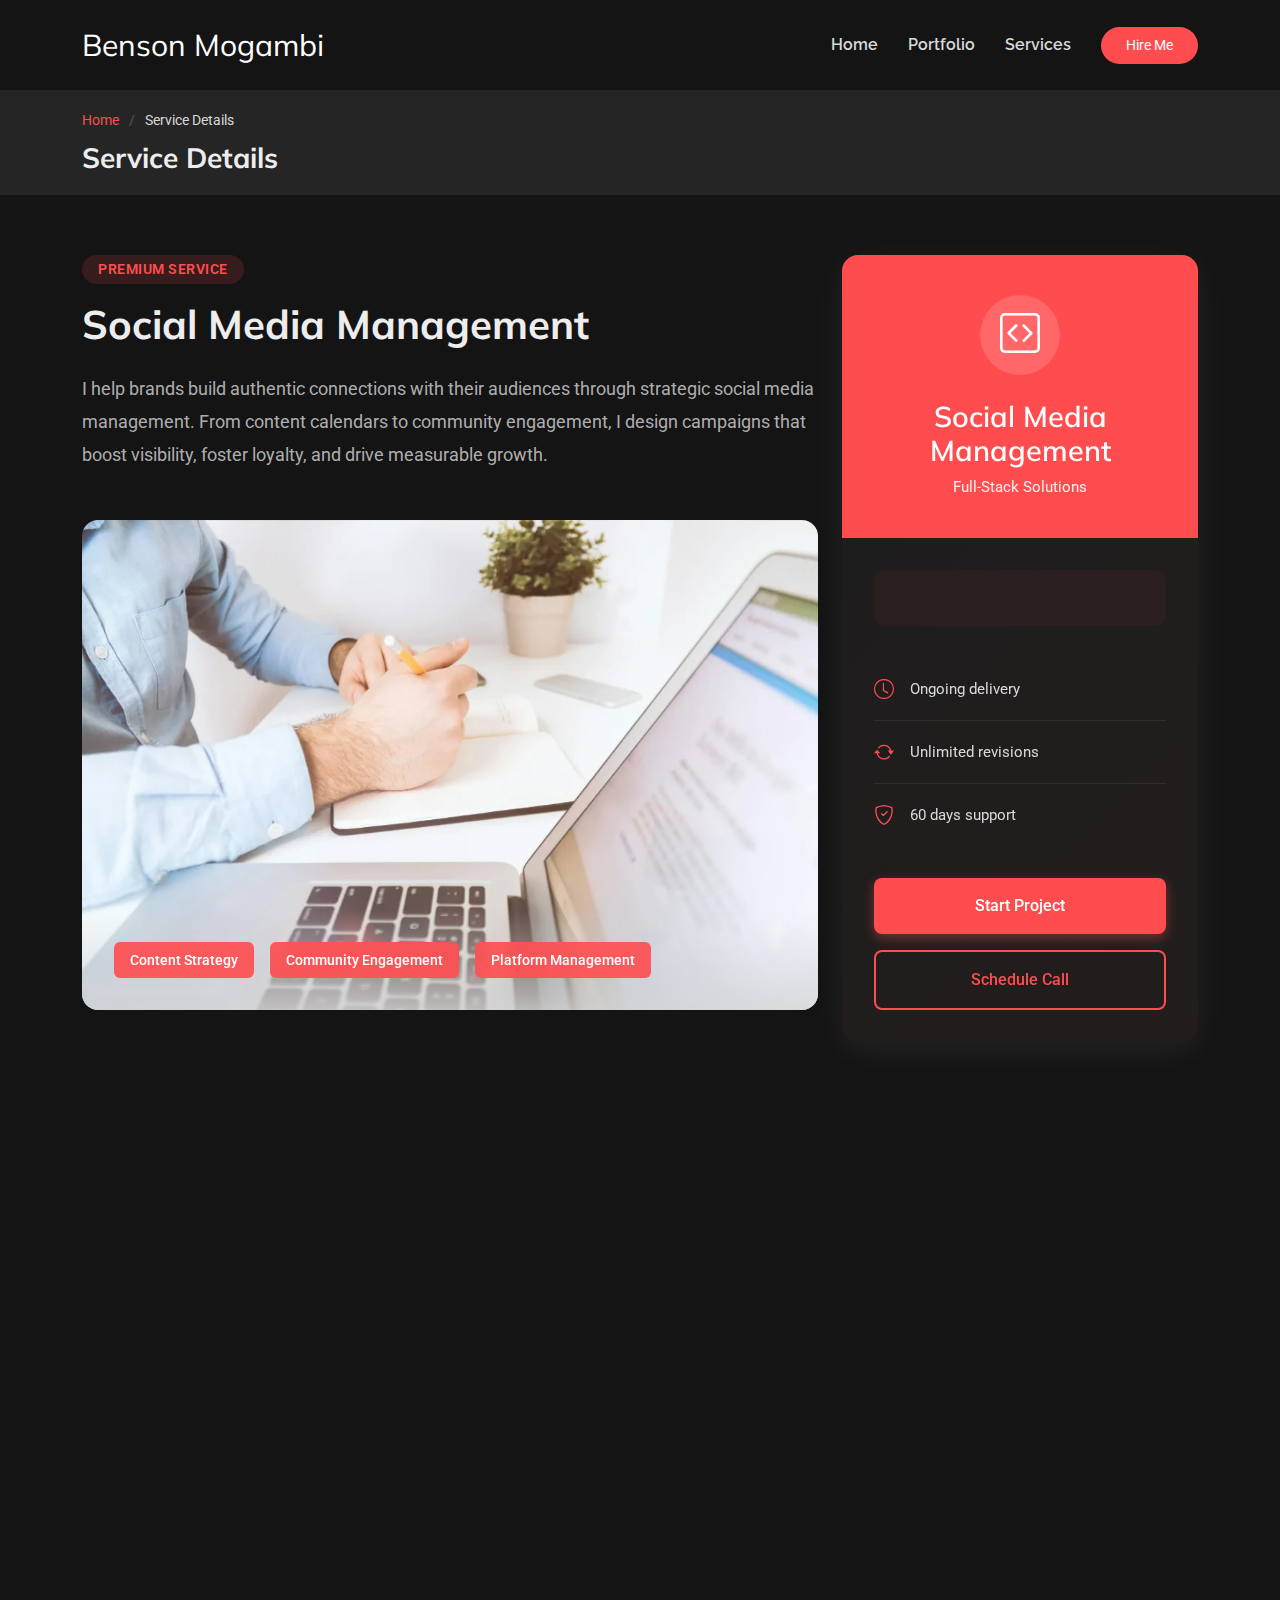
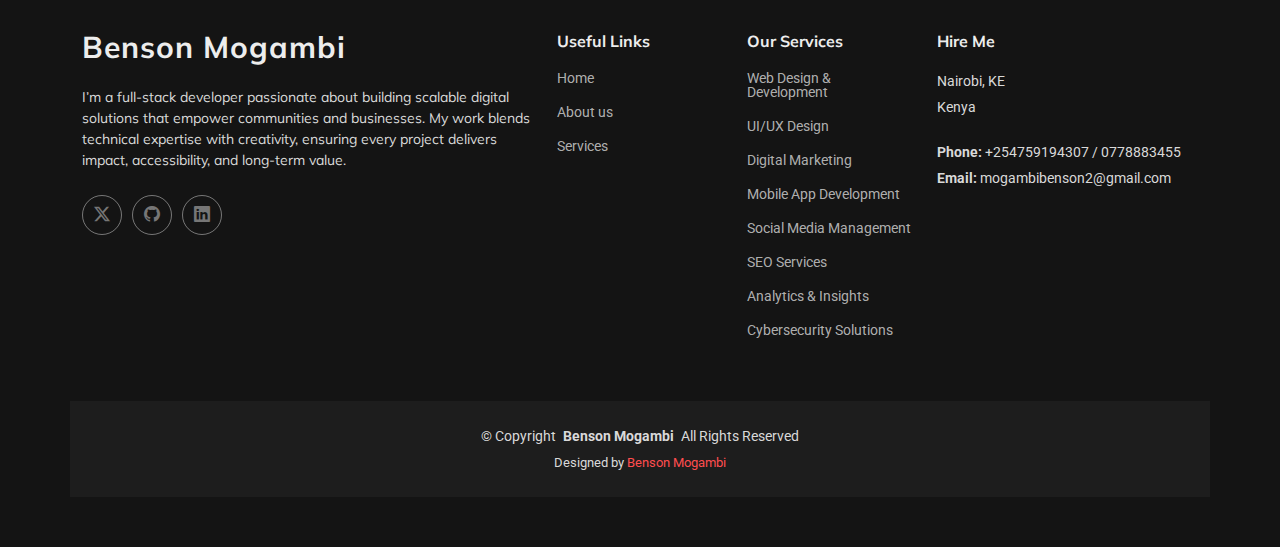
<file: service-details4.html>
<!DOCTYPE html>
<html lang="en">

<head>
  <meta charset="utf-8">
  <meta content="width=device-width, initial-scale=1.0" name="viewport">
  <title>Social Media Management - Benson Mogambi</title>
  <meta name="description" content="Portfolio of Benson Mogambi, Full-Stack Developer offering web design, development, and digital solutions in Nairobi Kenya.">
  <meta name="keywords" content="Benson Mogambi, Full-Stack Developer, Web Development, Portfolio, Services, Nairobi">


  <!-- Favicons -->
  <link href="assets/img/favicon.png" rel="icon">
  <link href="assets/img/apple-touch-icon.png" rel="apple-touch-icon">

  <!-- Fonts -->
  <link href="https://fonts.googleapis.com" rel="preconnect">
  <link href="https://fonts.gstatic.com" rel="preconnect" crossorigin>
  <link href="https://fonts.googleapis.com/css2?family=Roboto:ital,wght@0,100;0,300;0,400;0,500;0,700;0,900;1,100;1,300;1,400;1,500;1,700;1,900&family=Raleway:ital,wght@0,100;0,200;0,300;0,400;0,500;0,600;0,700;0,800;0,900;1,100;1,200;1,300;1,400;1,500;1,600;1,700;1,800;1,900&family=Mulish:ital,wght@0,200;0,300;0,400;0,500;0,600;0,700;0,800;0,900;1,200;1,300;1,400;1,500;1,600;1,700;1,800;1,900&display=swap" rel="stylesheet">

  <!-- Vendor CSS Files -->
  <link href="assets/vendor/bootstrap/css/bootstrap.min.css" rel="stylesheet">
  <link href="assets/vendor/bootstrap-icons/bootstrap-icons.css" rel="stylesheet">
  <link href="assets/vendor/aos/aos.css" rel="stylesheet">
  <link href="assets/vendor/glightbox/css/glightbox.min.css" rel="stylesheet">
  <link href="assets/vendor/swiper/swiper-bundle.min.css" rel="stylesheet">

  <!-- Main CSS File -->
  <link href="assets/css/main.css" rel="stylesheet">

  <!-- =======================================================
  * Template Name: Craftivo
  * Template URL: https://bootstrapmade.com/craftivo-bootstrap-portfolio-template/
  * Updated: Oct 04 2025 with Bootstrap v5.3.8
  * Author: BootstrapMade.com
  * License: https://bootstrapmade.com/license/
  ======================================================== -->
</head>

<body class="service-details-page">

  <header id="header" class="header d-flex align-items-center sticky-top">
    <div class="container-fluid container-xl position-relative d-flex align-items-center">

      <a href="index.html" class="logo d-flex align-items-center me-auto">
        <!-- Uncomment the line below if you also wish to use an image logo -->
        <!-- <img src="assets/img/logo.webp" alt=""> -->
        <h1 class="sitename">Benson Mogambi</h1>
      </a>

      <nav id="navmenu" class="navmenu">
        <ul>

          <li><a href="index.html#hero">Home</a></li>
          <li><a href="index.html#portfolio">Portfolio</a></li>
          <li><a href="index.html#services">Services</a></li>

        </ul>
        <i class="mobile-nav-toggle d-xl-none bi bi-list"></i>
      </nav>

      <a class="btn-getstarted" href="index.html#contact">Hire Me</a>

    </div>
  </header>

  <main class="main">

    <!-- Page Title -->
    <div class="page-title light-background">
      <div class="container">
        <nav class="breadcrumbs">
          <ol>
            <li><a href="index.html">Home</a></li>
            <li class="current">Service Details</li>
          </ol>
        </nav>
        <h1>Service Details</h1>
      </div>
    </div><!-- End Page Title -->

    <!-- Service Details Section -->
    <section id="service-details" class="service-details section">

      <div class="container" data-aos="fade-up" data-aos-delay="100">

        <div class="row">

          <div class="col-lg-4 order-lg-2">

            <div class="sticky-sidebar">

              <div class="service-card" data-aos="fade-left" data-aos-delay="200">
                <div class="card-header">
                  <div class="service-icon">
                    <i class="bi bi-code-square"></i>
                  </div>
                  <h3>Social Media Management</h3>
                  <p class="service-tagline">Full-Stack Solutions</p>
                </div>
                <div class="card-body">
                  <div class="price-tag">
                    <span class="label"></span>
                    <span class="price"></span>
                  </div>
                  <ul class="quick-info">
                    <li>
                      <i class="bi bi-clock"></i>
                      <span>Ongoing delivery</span>
                    </li>
                    <li>
                      <i class="bi bi-arrow-repeat"></i>
                      <span>Unlimited revisions</span>
                    </li>
                    <li>
                      <i class="bi bi-shield-check"></i>
                      <span>60 days support</span>
                    </li>
                  </ul>
                  <div class="cta-buttons">
                    <a href="index.html#contact" class="btn-primary">Start Project</a>
                    <a href="index.html#contact" class="btn-secondary">Schedule Call</a>
                  </div>
                </div>
              </div>

              <div class="contact-card" data-aos="fade-left" data-aos-delay="300">
                <h4>Have Questions?</h4>
                <p>Let's discuss your project requirements and how I can help.</p>
                <div class="contact-methods">
                  <a href="mailto:hello@example.com" class="contact-item">
                    <i class="bi bi-envelope"></i>
                    <span>moogambibenson2@gmail.com</span>
                  </a>
                  <a href="tel:+15551234567" class="contact-item">
                    <i class="bi bi-telephone"></i>
                    <span>+254759194307 / 0778883455</span>
                  </a>
                </div>
              </div>

            </div>

          </div>

          <div class="col-lg-8 order-lg-1">

            <div class="service-overview" data-aos="fade-up" data-aos-delay="200">
              <div class="overview-header">
                <span class="badge">Premium Service</span>
                <h2>Social Media Management</h2>
              </div>
              <p class="lead-text">I help brands build authentic connections with their audiences through strategic social media management. From content calendars to community engagement, I design campaigns that boost visibility, foster loyalty, and drive measurable growth.</p>
            </div>

            <div class="service-image-showcase" data-aos="zoom-in" data-aos-delay="300">
              <img src="assets/img/services/services-1.webp" alt="Web Development" class="img-fluid main-image">
              <div class="image-overlay">
                <div class="tech-stack">
                  <span class="tech-item">Content Strategy </span>
                  <span class="tech-item">Community Engagement </span>
                  <span class="tech-item">Platform Management </span>
                </div>
              </div>
            </div>

            <div class="features-grid" data-aos="fade-up" data-aos-delay="400">
              <h3 class="section-heading">What You Get</h3>
              <div class="row g-4">
                <div class="col-md-6">
                  <div class="feature-box">
                    <div class="icon-wrapper">
                      <i class="bi bi-layers"></i>
                    </div>
                    <h4>Consistent Branding</h4>
                    <p>Cohesive visuals and messaging across platforms.</p>
                  </div>
                </div>
                <div class="col-md-6">
                  <div class="feature-box">
                    <div class="icon-wrapper">
                      <i class="bi bi-speedometer2"></i>
                    </div>
                    <h4>Engaging Content </h4>
                    <p> Posts, stories, and reels that spark conversation.</p>
                  </div>
                </div>
                <div class="col-md-6">
                  <div class="feature-box">
                    <div class="icon-wrapper">
                      <i class="bi bi-phone-landscape"></i>
                    </div>
                    <h4>Audience Growth </h4>
                    <p>Proven tactics to expand reach and followers organically.</p>
                  </div>
                </div>
                <div class="col-md-6">
                  <div class="feature-box">
                    <div class="icon-wrapper">
                      <i class="bi bi-graph-up"></i>
                    </div>
                    <h4>Performance Tracking</h4>
                    <p>Clear reports on engagement, reach, and conversions.</p>
                  </div>
                </div>
              </div>
            </div>

            <div class="workflow-section" data-aos="fade-up" data-aos-delay="500">
              <h3 class="section-heading"> Workflow</h3>
              <div class="timeline">
                <div class="timeline-item">
                  <div class="timeline-marker">1</div>
                  <div class="timeline-content">
                    <h4>Research & Strategy</h4>
                    <p>Define audience personas, goals, and platform priorities.</p>
                    <span class="duration">1 week</span>
                  </div>
                </div>

                <div class="timeline-item">
                  <div class="timeline-marker">3</div>
                  <div class="timeline-content">
                    <h4>Content Creation</h4>
                    <p>Develop posts, graphics, and multimedia assets tailored to your brand voice.</p>
                    <span class="duration">Ongoing</span>
                  </div>
                </div>
                <div class="timeline-item">
                  <div class="timeline-marker">2</div>
                  <div class="timeline-content">
                    <h4>Publishing & Engagement</h4>
                    <p>Schedule posts, respond to comments, and manage community interactions.</p>
                    <span class="duration">Ongoing</span>
                  </div>
                </div>
                <div class="timeline-item">
                  <div class="timeline-marker">4</div>
                  <div class="timeline-content">
                    <h4>Analytics & Optimization</h4>
                    <p>Monitor KPIs, adjust strategy, and refine content for maximum impact.</p>
                    <span class="duration">Ongoing</span>
                  </div>
                </div>
              </div>
            </div>

            <!-- testimonials
            <div class="testimonial-section" data-aos="fade-up" data-aos-delay="600">
              <div class="testimonial-card">
                <div class="stars">
                  <i class="bi bi-star-fill"></i>
                  <i class="bi bi-star-fill"></i>
                  <i class="bi bi-star-fill"></i>
                  <i class="bi bi-star-fill"></i>
                  <i class="bi bi-star-fill"></i>
                </div>
                <blockquote>
                  "Nemo enim ipsam voluptatem quia voluptas sit aspernatur aut odit aut fugit, sed quia consequuntur magni dolores eos qui ratione voluptatem sequi nesciunt. Exceptional work and outstanding communication throughout."
                </blockquote>
                <div class="client-info">
                  <img src="assets/img/person/person-m-5.webp" alt="Michael Chen" class="client-avatar">
                  <div class="client-details">
                    <h5>Michael Chen</h5>
                    <p>Founder, TechStart Inc.</p>
                  </div>
                </div>
              </div>
            </div> -->

            <div class="tech-details" data-aos="fade-up" data-aos-delay="700">
              <h3 class="section-heading">Technologies &amp; Tools</h3>
              <div class="tech-categories">
                <div class="tech-category">
                  <h5>Content Creation</h5>
                  <div class="tech-tags">
                    <span>Canva</span>
                    <span>Adobe Photoshop</span>
                    <span> Illustrator</span>

                  </div>
                </div>
                <div class="tech-category">
                  <h5>Scheduling & Management</h5>
                  <div class="tech-tags">
                    <span>Hootsuite</span>
                    <span>Buffer</span>
                    <span>Meta Business Suite</span>

                  </div>
                </div>
                <div class="tech-category">
                  <h5>Analytics</h5>
                  <div class="tech-tags">
                    <span>Google Analytics</span>
                    <span>Facebook Insights</span>
                    <span>Instagram Analytics</span>

                  </div>
                </div>
              </div>
            </div>

          </div>

        </div>

      </div>

    </section><!-- /Service Details Section -->

  </main>

  <footer id="footer" class="footer">

    <div class="container footer-top">
      <div class="row gy-4">
        <div class="col-lg-5 col-md-12 footer-about">
          <a href="index.html" class="logo d-flex align-items-center">
            <span class="sitename">Benson Mogambi</span>
          </a>
          <p>I’m a full‑stack developer passionate about building scalable digital solutions that empower communities and businesses. My work blends technical expertise with creativity, ensuring every project delivers impact, accessibility, and long‑term value.</p>
          <div class="social-links d-flex mt-4">
            <a href="https://x.com/SolfaTech"><i class="bi bi-twitter-x"></i></a>
            <a href="https://github.com/bensonmogambi"><i class="bi bi-github"></i></a>
            <a href="https://www.linkedin.com/in/benson-mogambi-a5b201213"><i class="bi bi-linkedin"></i></a>
          </div>
        </div>

        <div class="col-lg-2 col-6 footer-links">
          <h4>Useful Links</h4>
          <ul>
            <li><a href="index.html#hero">Home</a></li>
            <li><a href="index.html#about">About us</a></li>
            <li><a href="index.html#services">Services</a></li>
            <li><a href="#"></a></li>
            <li><a href="#"></a></li>
          </ul>
        </div>

        <div class="col-lg-2 col-6 footer-links">
          <h4>Our Services</h4>
          <ul>
            <li><a href="service-details.html">Web Design & Development</a></li>
            <li><a href="service-details1.html">UI/UX Design</a></li>
            <li><a href="service-details2.html">Digital Marketing</a></li>
            <li><a href="service-details3.html">Mobile App Development</a></li>
            <li><a href="service-details4.html">Social Media Management</a></li>
            <li><a href="service-details5.html">SEO Services</a></li>
            <li><a href="service-details6.html">Analytics & Insights</a></li>
            <li><a href="service-details7.html">Cybersecurity Solutions</a></li>

          </ul>
        </div>

        <div class="col-lg-3 col-md-12 footer-contact text-center text-md-start">
          <h4>Hire Me</h4>
          <p>Nairobi, KE</p>
          <p>Kenya</p>
          <p class="mt-4"><strong>Phone:</strong> <span>+254759194307 / 0778883455</span></p>
          <p><strong>Email:</strong> <span>mogambibenson2@gmail.com</span></p>
        </div>

      </div>
    </div>

    <div class="container copyright text-center mt-4">
      <p>© <span>Copyright</span> <strong class="px-1 sitename">Benson Mogambi</strong> <span>All Rights Reserved</span></p>
      <div class="credits">
        <!-- All the links in the footer should remain intact. -->
        <!-- You can delete the links only if you've purchased the pro version. -->
        <!-- Licensing information: https://bootstrapmade.com/license/ -->
        <!-- Purchase the pro version with working PHP/AJAX contact form: [buy-url] -->
        Designed by <a href="https://bootstrapmade.com/">Benson Mogambi</a>
      </div>
    </div>

  </footer>

  <!-- Scroll Top -->
  <a href="#" id="scroll-top" class="scroll-top d-flex align-items-center justify-content-center"><i class="bi bi-arrow-up-short"></i></a>

  <!-- Preloader -->
  <div id="preloader"></div>

  <!-- Vendor JS Files -->
  <script src="assets/vendor/bootstrap/js/bootstrap.bundle.min.js"></script>
  <script src="assets/vendor/php-email-form/validate.js"></script>
  <script src="assets/vendor/aos/aos.js"></script>
  <script src="assets/vendor/typed.js/typed.umd.js"></script>
  <script src="assets/vendor/waypoints/noframework.waypoints.js"></script>
  <script src="assets/vendor/glightbox/js/glightbox.min.js"></script>
  <script src="assets/vendor/imagesloaded/imagesloaded.pkgd.min.js"></script>
  <script src="assets/vendor/isotope-layout/isotope.pkgd.min.js"></script>
  <script src="assets/vendor/swiper/swiper-bundle.min.js"></script>

  <!-- Main JS File -->
  <script src="assets/js/main.js"></script>

</body>

</html>
</file>
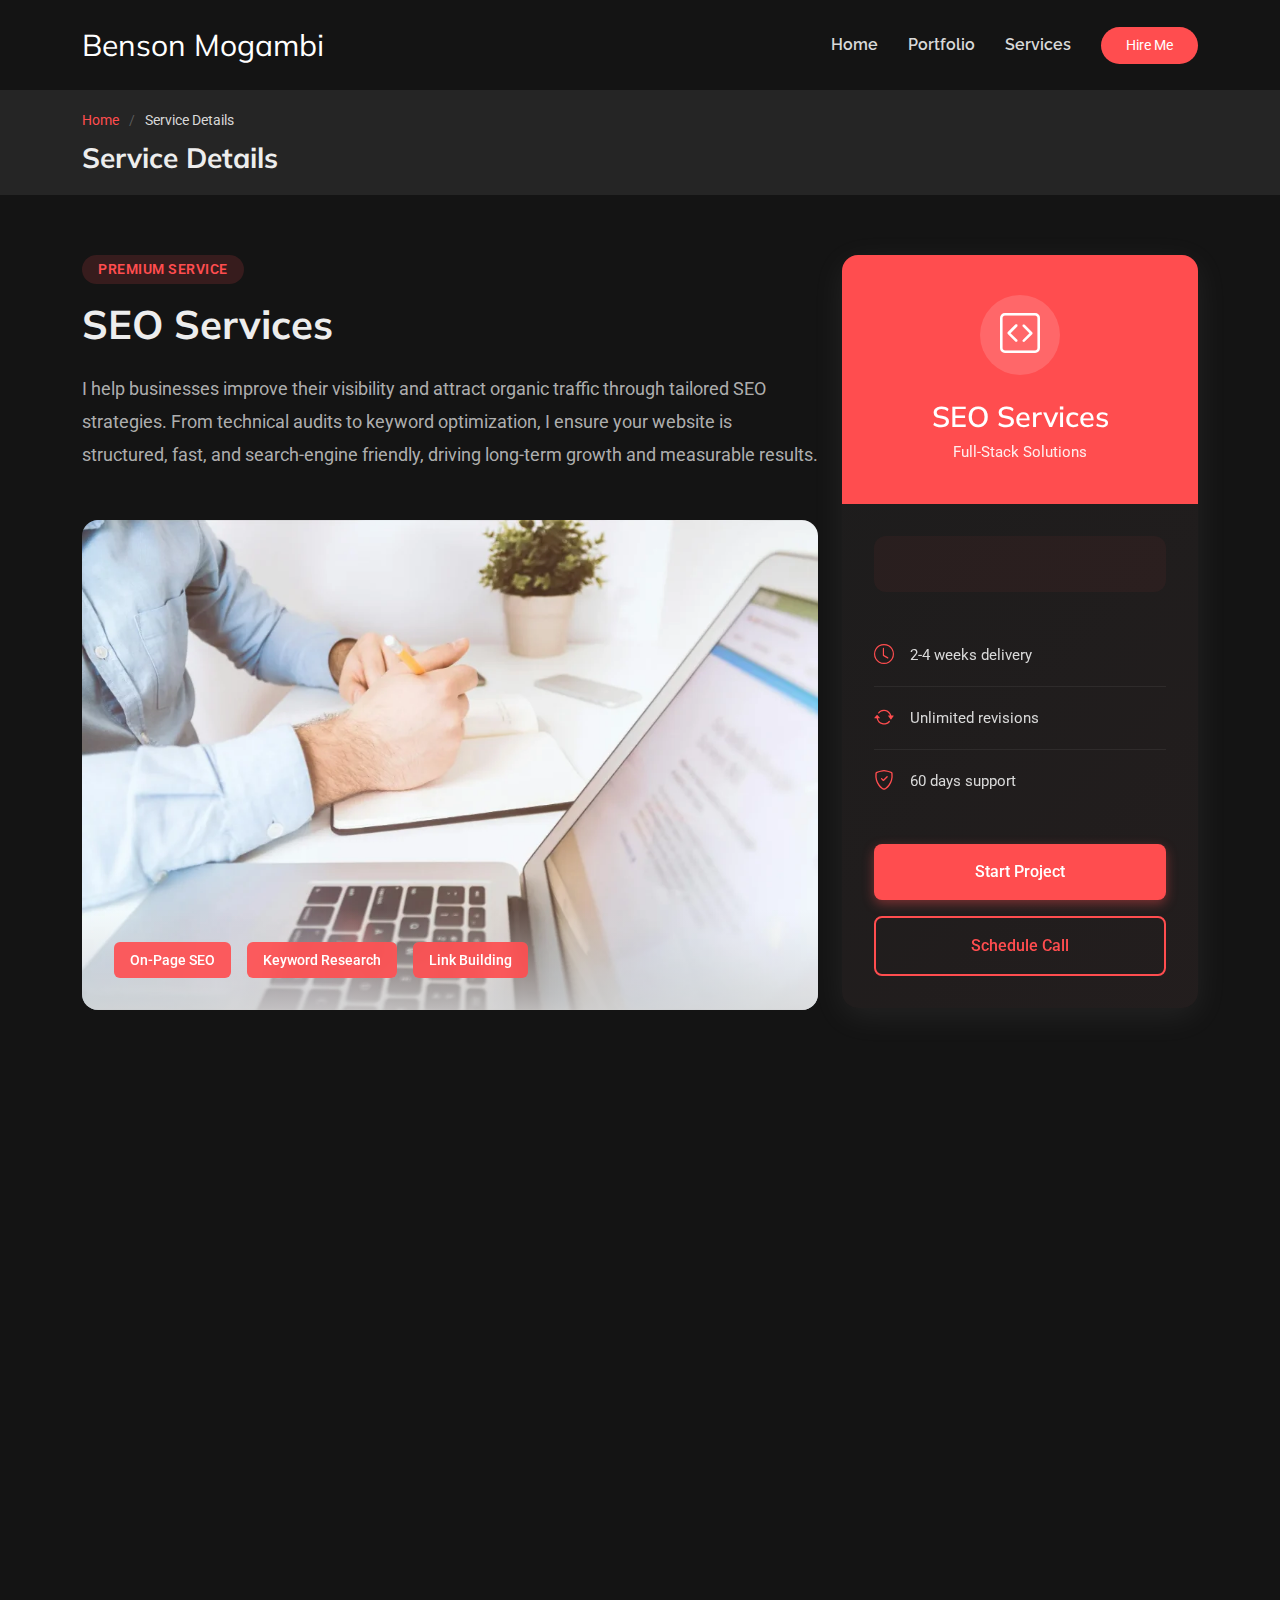
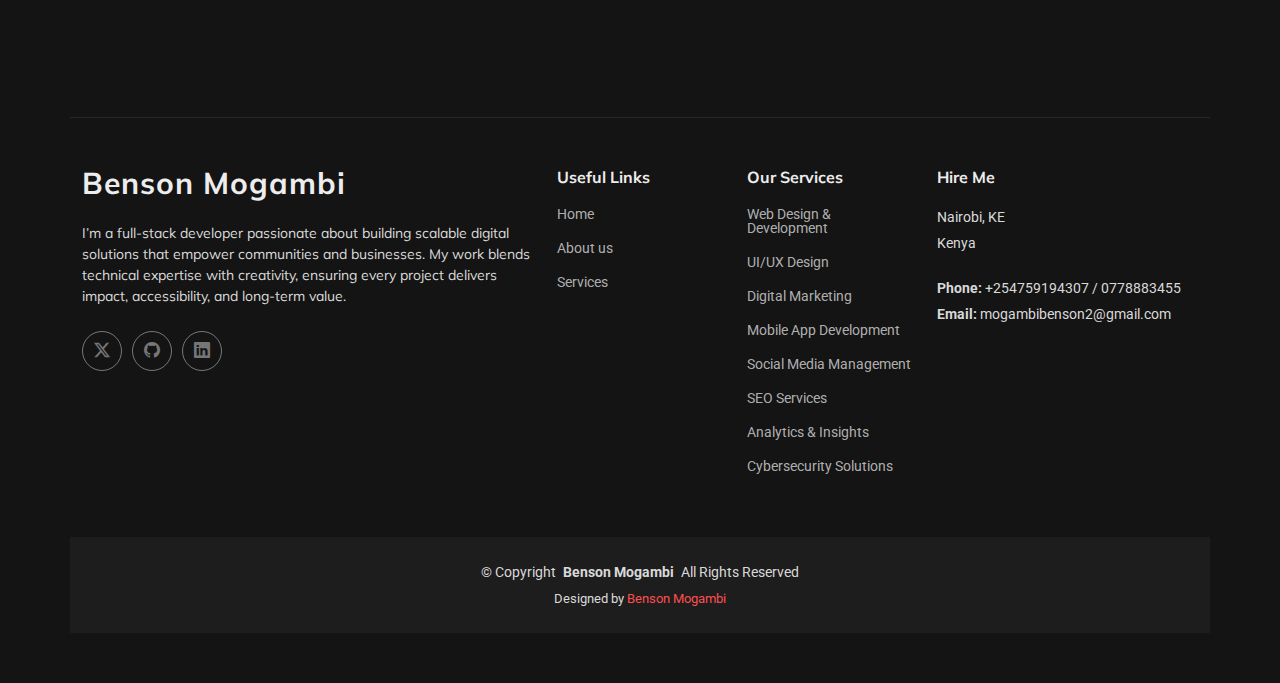
<file: service-details5.html>
<!DOCTYPE html>
<html lang="en">

<head>
  <meta charset="utf-8">
  <meta content="width=device-width, initial-scale=1.0" name="viewport">
  <title>SEO Services - Benson Mogambi</title>
  <meta name="description" content="Portfolio of Benson Mogambi, Full-Stack Developer offering web design, development, and digital solutions in Nairobi Kenya.">
  <meta name="keywords" content="Benson Mogambi, Full-Stack Developer, Web Development, Portfolio, Services, Nairobi">


  <!-- Favicons -->
  <link href="assets/img/favicon.png" rel="icon">
  <link href="assets/img/apple-touch-icon.png" rel="apple-touch-icon">

  <!-- Fonts -->
  <link href="https://fonts.googleapis.com" rel="preconnect">
  <link href="https://fonts.gstatic.com" rel="preconnect" crossorigin>
  <link href="https://fonts.googleapis.com/css2?family=Roboto:ital,wght@0,100;0,300;0,400;0,500;0,700;0,900;1,100;1,300;1,400;1,500;1,700;1,900&family=Raleway:ital,wght@0,100;0,200;0,300;0,400;0,500;0,600;0,700;0,800;0,900;1,100;1,200;1,300;1,400;1,500;1,600;1,700;1,800;1,900&family=Mulish:ital,wght@0,200;0,300;0,400;0,500;0,600;0,700;0,800;0,900;1,200;1,300;1,400;1,500;1,600;1,700;1,800;1,900&display=swap" rel="stylesheet">

  <!-- Vendor CSS Files -->
  <link href="assets/vendor/bootstrap/css/bootstrap.min.css" rel="stylesheet">
  <link href="assets/vendor/bootstrap-icons/bootstrap-icons.css" rel="stylesheet">
  <link href="assets/vendor/aos/aos.css" rel="stylesheet">
  <link href="assets/vendor/glightbox/css/glightbox.min.css" rel="stylesheet">
  <link href="assets/vendor/swiper/swiper-bundle.min.css" rel="stylesheet">

  <!-- Main CSS File -->
  <link href="assets/css/main.css" rel="stylesheet">

  <!-- =======================================================
  * Template Name: Craftivo
  * Template URL: https://bootstrapmade.com/craftivo-bootstrap-portfolio-template/
  * Updated: Oct 04 2025 with Bootstrap v5.3.8
  * Author: BootstrapMade.com
  * License: https://bootstrapmade.com/license/
  ======================================================== -->
</head>

<body class="service-details-page">

  <header id="header" class="header d-flex align-items-center sticky-top">
    <div class="container-fluid container-xl position-relative d-flex align-items-center">

      <a href="index.html" class="logo d-flex align-items-center me-auto">
        <!-- Uncomment the line below if you also wish to use an image logo -->
        <!-- <img src="assets/img/logo.webp" alt=""> -->
        <h1 class="sitename">Benson Mogambi</h1>
      </a>

      <nav id="navmenu" class="navmenu">
        <ul>

          <li><a href="index.html#hero">Home</a></li>
          <li><a href="index.html#portfolio">Portfolio</a></li>
          <li><a href="index.html#services">Services</a></li>

        </ul>
        <i class="mobile-nav-toggle d-xl-none bi bi-list"></i>
      </nav>

      <a class="btn-getstarted" href="index.html#contact">Hire Me</a>

    </div>
  </header>

  <main class="main">

    <!-- Page Title -->
    <div class="page-title light-background">
      <div class="container">
        <nav class="breadcrumbs">
          <ol>
            <li><a href="index.html">Home</a></li>
            <li class="current">Service Details</li>
          </ol>
        </nav>
        <h1>Service Details</h1>
      </div>
    </div><!-- End Page Title -->

    <!-- Service Details Section -->
    <section id="service-details" class="service-details section">

      <div class="container" data-aos="fade-up" data-aos-delay="100">

        <div class="row">

          <div class="col-lg-4 order-lg-2">

            <div class="sticky-sidebar">

              <div class="service-card" data-aos="fade-left" data-aos-delay="200">
                <div class="card-header">
                  <div class="service-icon">
                    <i class="bi bi-code-square"></i>
                  </div>
                  <h3>SEO Services</h3>
                  <p class="service-tagline">Full-Stack Solutions</p>
                </div>
                <div class="card-body">
                  <div class="price-tag">
                    <span class="label"></span>
                    <span class="price"></span>
                  </div>
                  <ul class="quick-info">
                    <li>
                      <i class="bi bi-clock"></i>
                      <span>2-4 weeks delivery</span>
                    </li>
                    <li>
                      <i class="bi bi-arrow-repeat"></i>
                      <span>Unlimited revisions</span>
                    </li>
                    <li>
                      <i class="bi bi-shield-check"></i>
                      <span>60 days support</span>
                    </li>
                  </ul>
                  <div class="cta-buttons">
                    <a href="index.html#contact" class="btn-primary">Start Project</a>
                    <a href="index.html#contact" class="btn-secondary">Schedule Call</a>
                  </div>
                </div>
              </div>

              <div class="contact-card" data-aos="fade-left" data-aos-delay="300">
                <h4>Have Questions?</h4>
                <p>Let's discuss your project requirements and how I can help.</p>
                <div class="contact-methods">
                  <a href="mailto:hello@example.com" class="contact-item">
                    <i class="bi bi-envelope"></i>
                    <span>moogambibenson2@gmail.com</span>
                  </a>
                  <a href="tel:+15551234567" class="contact-item">
                    <i class="bi bi-telephone"></i>
                    <span>+254759194307 / 0778883455</span>
                  </a>
                </div>
              </div>

            </div>

          </div>

          <div class="col-lg-8 order-lg-1">

            <div class="service-overview" data-aos="fade-up" data-aos-delay="200">
              <div class="overview-header">
                <span class="badge">Premium Service</span>
                <h2>SEO Services</h2>
              </div>
              <p class="lead-text">I help businesses improve their visibility and attract organic traffic through tailored SEO strategies. From technical audits to keyword optimization, I ensure your website is structured, fast, and search‑engine friendly, driving long‑term growth and measurable results.</p>
            </div>

            <div class="service-image-showcase" data-aos="zoom-in" data-aos-delay="300">
              <img src="assets/img/services/services-1.webp" alt="Web Development" class="img-fluid main-image">
              <div class="image-overlay">
                <div class="tech-stack">
                  <span class="tech-item">On‑Page SEO</span>
                  <span class="tech-item">Keyword Research</span>
                  <span class="tech-item">Link Building </span>
                </div>
              </div>
            </div>

            <div class="features-grid" data-aos="fade-up" data-aos-delay="400">
              <h3 class="section-heading">What You Get</h3>
              <div class="row g-4">
                <div class="col-md-6">
                  <div class="feature-box">
                    <div class="icon-wrapper">
                      <i class="bi bi-layers"></i>
                    </div>
                    <h4>Search Engine Friendly Structure</h4>
                    <p>Semantic HTML, optimized meta tags, and clear site architecture.</p>
                  </div>
                </div>
                <div class="col-md-6">
                  <div class="feature-box">
                    <div class="icon-wrapper">
                      <i class="bi bi-speedometer2"></i>
                    </div>
                    <h4>Performance Boosts </h4>
                    <p>Faster load times and mobile‑friendly layouts.</p>
                  </div>
                </div>
                <div class="col-md-6">
                  <div class="feature-box">
                    <div class="icon-wrapper">
                      <i class="bi bi-phone-landscape"></i>
                    </div>
                    <h4>Keyword Optimization </h4>
                    <p>Content aligned with user intent and ranking opportunities.</p>
                  </div>
                </div>
                <div class="col-md-6">
                  <div class="feature-box">
                    <div class="icon-wrapper">
                      <i class="bi bi-graph-up"></i>
                    </div>
                    <h4>Analytics & Reporting </h4>
                    <p>Transparent insights into ranking progress and traffic growth.</p>
                  </div>
                </div>
              </div>
            </div>

            <div class="workflow-section" data-aos="fade-up" data-aos-delay="500">
              <h3 class="section-heading">Development Workflow</h3>
              <div class="timeline">
                <div class="timeline-item">
                  <div class="timeline-marker">1</div>
                  <div class="timeline-content">
                    <h4>Audit & Research </h4>
                    <p>Comprehensive site analysis, competitor benchmarking, and keyword discovery.</p>
                    <span class="duration">1 week</span>
                  </div>
                </div>
                <div class="timeline-item">
                  <div class="timeline-marker">2</div>
                  <div class="timeline-content">
                    <h4>On‑Page Optimization</h4>
                    <p>Update content, meta tags, headings, and internal links for relevance and clarity.</p>
                    <span class="duration">1-2 weeks</span>
                  </div>
                </div>
                <div class="timeline-item">
                  <div class="timeline-marker">3</div>
                  <div class="timeline-content">
                    <h4>Technical Fixes</h4>
                    <p>Resolve crawl errors, improve speed, and ensure mobile‑friendly performance.</p>
                    <span class="duration">1-2 weeks</span>
                  </div>
                </div>
                <div class="timeline-item">
                  <div class="timeline-marker">4</div>
                  <div class="timeline-content">
                    <h4>Monitoring & Link Building</h4>
                    <p>Track rankings, build backlinks, and refine strategies for sustained growth.</p>
                    <span class="duration">Ongoing</span>
                  </div>
                </div>
              </div>
            </div>

            <!-- testimonials
            <div class="testimonial-section" data-aos="fade-up" data-aos-delay="600">
              <div class="testimonial-card">
                <div class="stars">
                  <i class="bi bi-star-fill"></i>
                  <i class="bi bi-star-fill"></i>
                  <i class="bi bi-star-fill"></i>
                  <i class="bi bi-star-fill"></i>
                  <i class="bi bi-star-fill"></i>
                </div>
                <blockquote>
                  "Nemo enim ipsam voluptatem quia voluptas sit aspernatur aut odit aut fugit, sed quia consequuntur magni dolores eos qui ratione voluptatem sequi nesciunt. Exceptional work and outstanding communication throughout."
                </blockquote>
                <div class="client-info">
                  <img src="assets/img/person/person-m-5.webp" alt="Michael Chen" class="client-avatar">
                  <div class="client-details">
                    <h5>Michael Chen</h5>
                    <p>Founder, TechStart Inc.</p>
                  </div>
                </div>
              </div>
            </div> -->

            <div class="tech-details" data-aos="fade-up" data-aos-delay="700">
              <h3 class="section-heading">Technologies &amp; Tools</h3>
              <div class="tech-categories">
                <div class="tech-category">
                  <h5>SEO Platforms</h5>
                  <div class="tech-tags">
                    <span>SEMrush</span>
                    <span>Ahrefs</span>
                    <span>Moz</span>

                  </div>
                </div>
                <div class="tech-category">
                  <h5>Analytics</h5>
                  <div class="tech-tags">
                    <span>Google Analytics</span>
                    <span> Google Search Console</span>

                  </div>
                </div>
                <div class="tech-category">
                  <h5>Performance Tools</h5>
                  <div class="tech-tags">
                    <span>GTmetrix</span>
                    <span> PageSpeed Insights</span>
                    <span>Screaming Frog</span>

                  </div>
                </div>

                <div class="tech-category">
                  <h5>Content Optimization</h5>
                  <div class="tech-tags">
                    <span>Yoast SEO</span>
                    <span> SurferSEO</span>
                    <span>Grammarly</span>

                  </div>
                </div>
              </div>
            </div>

          </div>

        </div>

      </div>

    </section><!-- /Service Details Section -->

  </main>

  <footer id="footer" class="footer">

    <div class="container footer-top">
      <div class="row gy-4">
        <div class="col-lg-5 col-md-12 footer-about">
          <a href="index.html" class="logo d-flex align-items-center">
            <span class="sitename">Benson Mogambi</span>
          </a>
          <p>I’m a full‑stack developer passionate about building scalable digital solutions that empower communities and businesses. My work blends technical expertise with creativity, ensuring every project delivers impact, accessibility, and long‑term value.</p>
          <div class="social-links d-flex mt-4">
            <a href="https://x.com/SolfaTech"><i class="bi bi-twitter-x"></i></a>
            <a href="https://github.com/bensonmogambi"><i class="bi bi-github"></i></a>
            <a href="https://www.linkedin.com/in/benson-mogambi-a5b201213"><i class="bi bi-linkedin"></i></a>
          </div>
        </div>

        <div class="col-lg-2 col-6 footer-links">
          <h4>Useful Links</h4>
          <ul>
            <li><a href="index.html#hero">Home</a></li>
            <li><a href="index.html#about">About us</a></li>
            <li><a href="index.html#services">Services</a></li>
            <li><a href="#"></a></li>
            <li><a href="#"></a></li>
          </ul>
        </div>

        <div class="col-lg-2 col-6 footer-links">
          <h4>Our Services</h4>
          <ul>
            <li><a href="service-details.html">Web Design & Development</a></li>
            <li><a href="service-details1.html">UI/UX Design</a></li>
            <li><a href="service-details2.html">Digital Marketing</a></li>
            <li><a href="service-details3.html">Mobile App Development</a></li>
            <li><a href="service-details4.html">Social Media Management</a></li>
            <li><a href="service-details5.html">SEO Services</a></li>
            <li><a href="service-details6.html">Analytics & Insights</a></li>
            <li><a href="service-details7.html">Cybersecurity Solutions</a></li>

          </ul>
        </div>

        <div class="col-lg-3 col-md-12 footer-contact text-center text-md-start">
          <h4>Hire Me</h4>
          <p>Nairobi, KE</p>
          <p>Kenya</p>
          <p class="mt-4"><strong>Phone:</strong> <span>+254759194307 / 0778883455</span></p>
          <p><strong>Email:</strong> <span>mogambibenson2@gmail.com</span></p>
        </div>

      </div>
    </div>

    <div class="container copyright text-center mt-4">
      <p>© <span>Copyright</span> <strong class="px-1 sitename">Benson Mogambi</strong> <span>All Rights Reserved</span></p>
      <div class="credits">
        <!-- All the links in the footer should remain intact. -->
        <!-- You can delete the links only if you've purchased the pro version. -->
        <!-- Licensing information: https://bootstrapmade.com/license/ -->
        <!-- Purchase the pro version with working PHP/AJAX contact form: [buy-url] -->
        Designed by <a href="https://bootstrapmade.com/">Benson Mogambi</a>
      </div>
    </div>

  </footer>

  <!-- Scroll Top -->
  <a href="#" id="scroll-top" class="scroll-top d-flex align-items-center justify-content-center"><i class="bi bi-arrow-up-short"></i></a>

  <!-- Preloader -->
  <div id="preloader"></div>

  <!-- Vendor JS Files -->
  <script src="assets/vendor/bootstrap/js/bootstrap.bundle.min.js"></script>
  <script src="assets/vendor/php-email-form/validate.js"></script>
  <script src="assets/vendor/aos/aos.js"></script>
  <script src="assets/vendor/typed.js/typed.umd.js"></script>
  <script src="assets/vendor/waypoints/noframework.waypoints.js"></script>
  <script src="assets/vendor/glightbox/js/glightbox.min.js"></script>
  <script src="assets/vendor/imagesloaded/imagesloaded.pkgd.min.js"></script>
  <script src="assets/vendor/isotope-layout/isotope.pkgd.min.js"></script>
  <script src="assets/vendor/swiper/swiper-bundle.min.js"></script>

  <!-- Main JS File -->
  <script src="assets/js/main.js"></script>

</body>

</html>
</file>
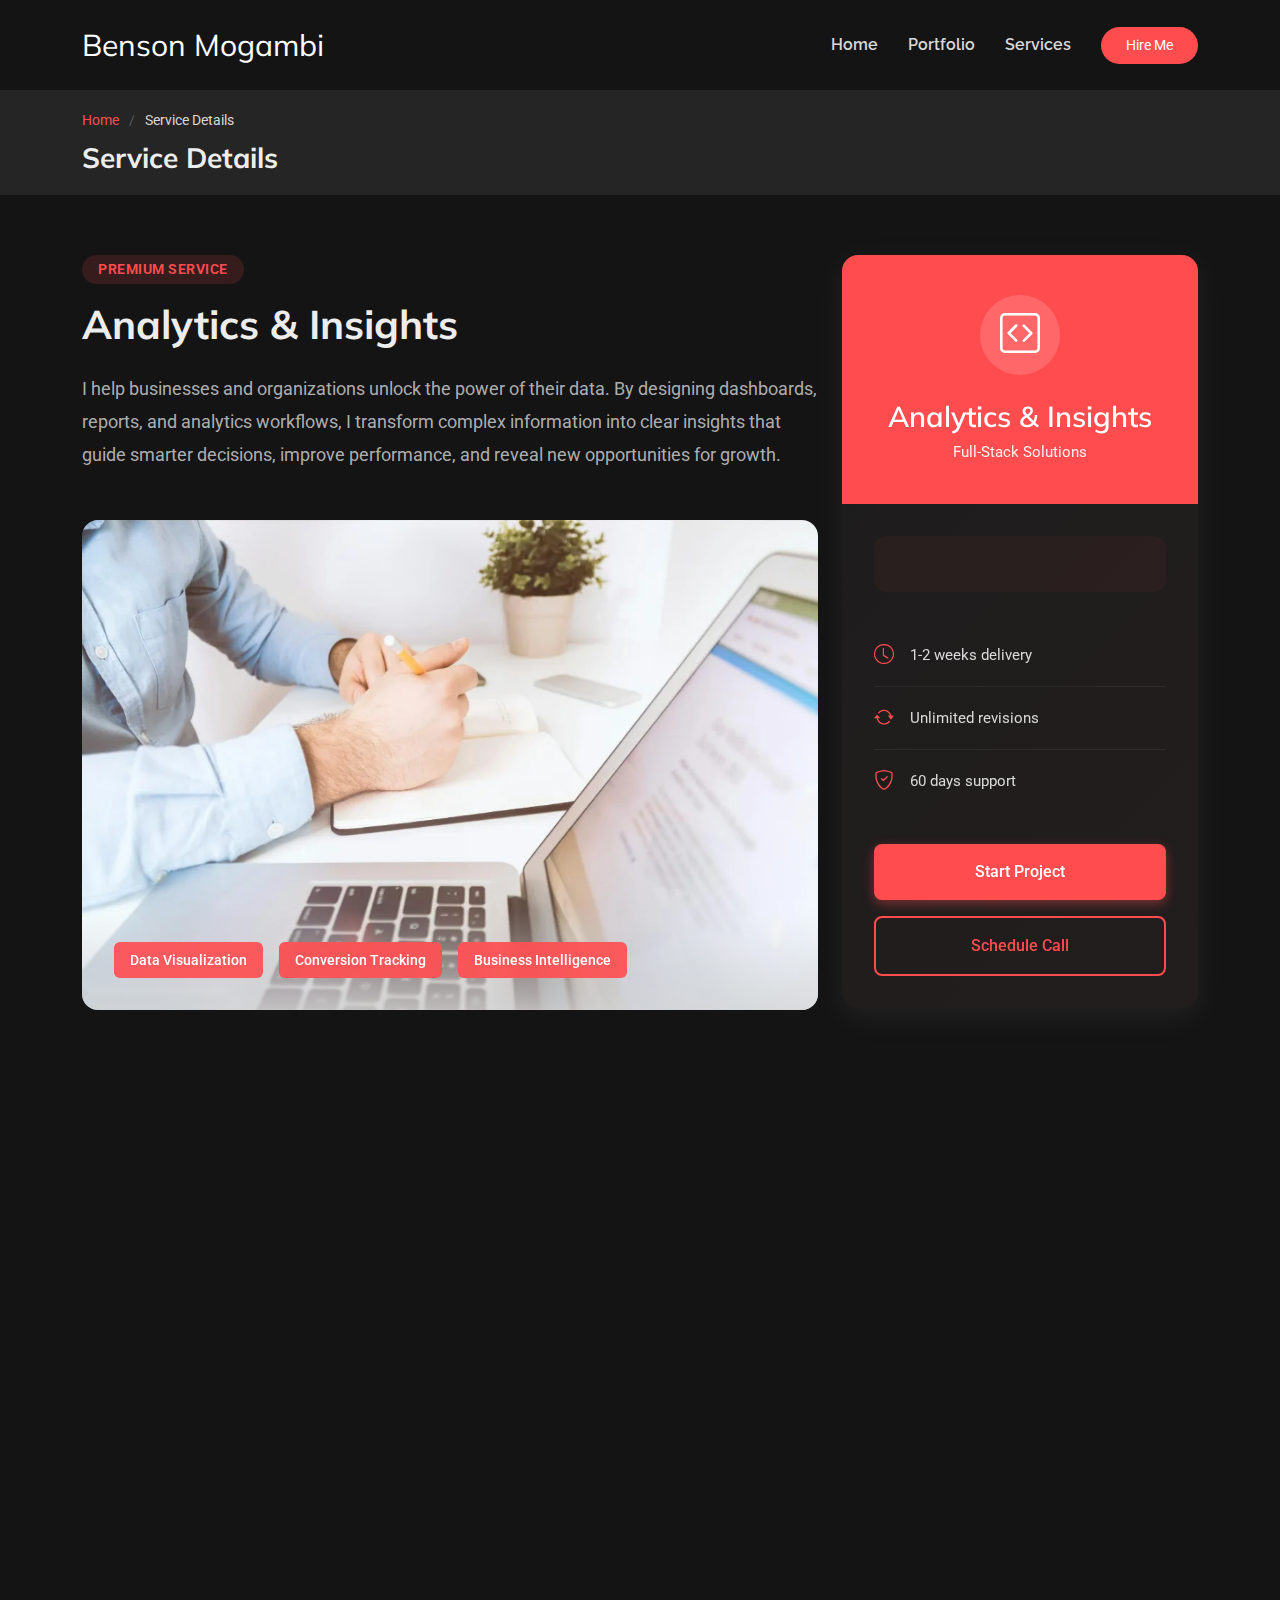
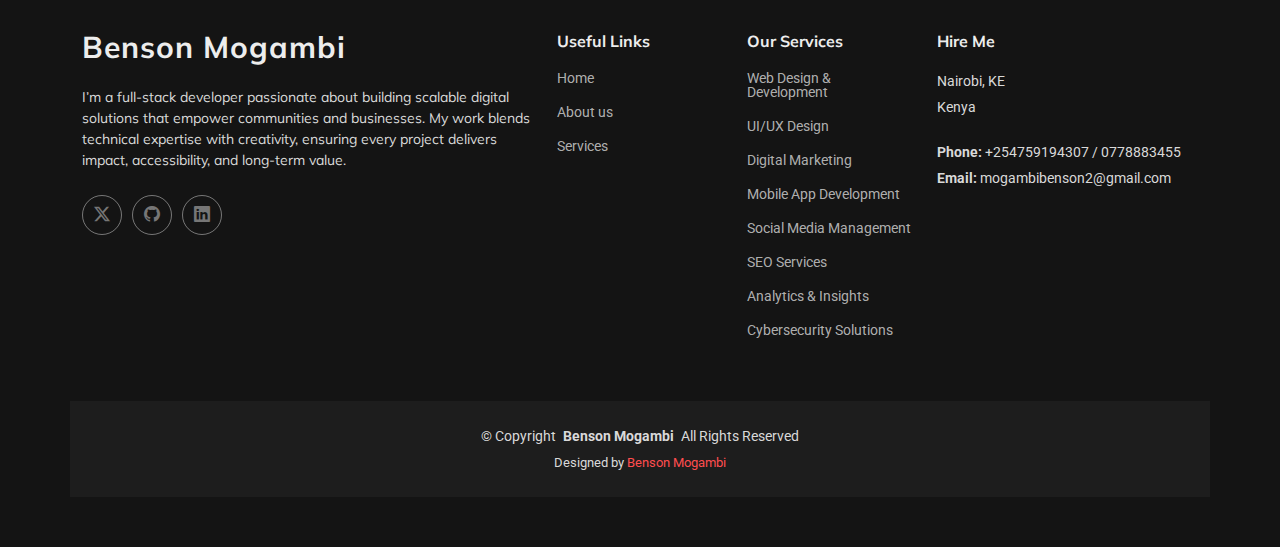
<file: service-details6.html>
<!DOCTYPE html>
<html lang="en">

<head>
  <meta charset="utf-8">
  <meta content="width=device-width, initial-scale=1.0" name="viewport">
  <title>Analytics & Insights- Benson Mogambi</title>
  <meta name="description" content="Portfolio of Benson Mogambi, Full-Stack Developer offering web design, development, and digital solutions in Nairobi Kenya.">
  <meta name="keywords" content="Benson Mogambi, Full-Stack Developer, Web Development, Portfolio, Services, Nairobi">


  <!-- Favicons -->
  <link href="assets/img/favicon.png" rel="icon">
  <link href="assets/img/apple-touch-icon.png" rel="apple-touch-icon">

  <!-- Fonts -->
  <link href="https://fonts.googleapis.com" rel="preconnect">
  <link href="https://fonts.gstatic.com" rel="preconnect" crossorigin>
  <link href="https://fonts.googleapis.com/css2?family=Roboto:ital,wght@0,100;0,300;0,400;0,500;0,700;0,900;1,100;1,300;1,400;1,500;1,700;1,900&family=Raleway:ital,wght@0,100;0,200;0,300;0,400;0,500;0,600;0,700;0,800;0,900;1,100;1,200;1,300;1,400;1,500;1,600;1,700;1,800;1,900&family=Mulish:ital,wght@0,200;0,300;0,400;0,500;0,600;0,700;0,800;0,900;1,200;1,300;1,400;1,500;1,600;1,700;1,800;1,900&display=swap" rel="stylesheet">

  <!-- Vendor CSS Files -->
  <link href="assets/vendor/bootstrap/css/bootstrap.min.css" rel="stylesheet">
  <link href="assets/vendor/bootstrap-icons/bootstrap-icons.css" rel="stylesheet">
  <link href="assets/vendor/aos/aos.css" rel="stylesheet">
  <link href="assets/vendor/glightbox/css/glightbox.min.css" rel="stylesheet">
  <link href="assets/vendor/swiper/swiper-bundle.min.css" rel="stylesheet">

  <!-- Main CSS File -->
  <link href="assets/css/main.css" rel="stylesheet">

  <!-- =======================================================
  * Template Name: Craftivo
  * Template URL: https://bootstrapmade.com/craftivo-bootstrap-portfolio-template/
  * Updated: Oct 04 2025 with Bootstrap v5.3.8
  * Author: BootstrapMade.com
  * License: https://bootstrapmade.com/license/
  ======================================================== -->
</head>

<body class="service-details-page">

  <header id="header" class="header d-flex align-items-center sticky-top">
    <div class="container-fluid container-xl position-relative d-flex align-items-center">

      <a href="index.html" class="logo d-flex align-items-center me-auto">
        <!-- Uncomment the line below if you also wish to use an image logo -->
        <!-- <img src="assets/img/logo.webp" alt=""> -->
        <h1 class="sitename">Benson Mogambi</h1>
      </a>

      <nav id="navmenu" class="navmenu">
        <ul>

          <li><a href="index.html#hero">Home</a></li>
          <li><a href="index.html#portfolio">Portfolio</a></li>
          <li><a href="index.html#services">Services</a></li>

        </ul>
        <i class="mobile-nav-toggle d-xl-none bi bi-list"></i>
      </nav>

      <a class="btn-getstarted" href="index.html#contact">Hire Me</a>

    </div>
  </header>

  <main class="main">

    <!-- Page Title -->
    <div class="page-title light-background">
      <div class="container">
        <nav class="breadcrumbs">
          <ol>
            <li><a href="index.html">Home</a></li>
            <li class="current">Service Details</li>
          </ol>
        </nav>
        <h1>Service Details</h1>
      </div>
    </div><!-- End Page Title -->

    <!-- Service Details Section -->
    <section id="service-details" class="service-details section">

      <div class="container" data-aos="fade-up" data-aos-delay="100">

        <div class="row">

          <div class="col-lg-4 order-lg-2">

            <div class="sticky-sidebar">

              <div class="service-card" data-aos="fade-left" data-aos-delay="200">
                <div class="card-header">
                  <div class="service-icon">
                    <i class="bi bi-code-square"></i>
                  </div>
                  <h3>Analytics & Insights</h3>
                  <p class="service-tagline">Full-Stack Solutions</p>
                </div>
                <div class="card-body">
                  <div class="price-tag">
                    <span class="label"></span>
                    <span class="price"></span>
                  </div>
                  <ul class="quick-info">
                    <li>
                      <i class="bi bi-clock"></i>
                      <span>1-2 weeks delivery</span>
                    </li>
                    <li>
                      <i class="bi bi-arrow-repeat"></i>
                      <span>Unlimited revisions</span>
                    </li>
                    <li>
                      <i class="bi bi-shield-check"></i>
                      <span>60 days support</span>
                    </li>
                  </ul>
                  <div class="cta-buttons">
                    <a href="index.html#contact" class="btn-primary">Start Project</a>
                    <a href="index.html#contact" class="btn-secondary">Schedule Call</a>
                  </div>
                </div>
              </div>

              <div class="contact-card" data-aos="fade-left" data-aos-delay="300">
                <h4>Have Questions?</h4>
                <p>Let's discuss your project requirements and how I can help.</p>
                <div class="contact-methods">
                  <a href="mailto:hello@example.com" class="contact-item">
                    <i class="bi bi-envelope"></i>
                    <span>moogambibenson2@gmail.com</span>
                  </a>
                  <a href="tel:+15551234567" class="contact-item">
                    <i class="bi bi-telephone"></i>
                    <span>+254759194307 / 0778883455</span>
                  </a>
                </div>
              </div>

            </div>

          </div>

          <div class="col-lg-8 order-lg-1">

            <div class="service-overview" data-aos="fade-up" data-aos-delay="200">
              <div class="overview-header">
                <span class="badge">Premium Service</span>
                <h2>Analytics & Insights</h2>
              </div>
              <p class="lead-text">I help businesses and organizations unlock the power of their data. By designing dashboards, reports, and analytics workflows, I transform complex information into clear insights that guide smarter decisions, improve performance, and reveal new opportunities for growth.</p>
            </div>

            <div class="service-image-showcase" data-aos="zoom-in" data-aos-delay="300">
              <img src="assets/img/services/services-1.webp" alt="Web Development" class="img-fluid main-image">
              <div class="image-overlay">
                <div class="tech-stack">
                  <span class="tech-item">Data Visualization </span>
                  <span class="tech-item">Conversion Tracking </span>
                  <span class="tech-item">Business Intelligence</span>
                </div>
              </div>
            </div>

            <div class="features-grid" data-aos="fade-up" data-aos-delay="400">
              <h3 class="section-heading">What You Get</h3>
              <div class="row g-4">
                <div class="col-md-6">
                  <div class="feature-box">
                    <div class="icon-wrapper">
                      <i class="bi bi-layers"></i>
                    </div>
                    <h4>Clear Reporting </h4>
                    <p>Visual dashboards that make data easy to understand.</p>
                  </div>
                </div>
                <div class="col-md-6">
                  <div class="feature-box">
                    <div class="icon-wrapper">
                      <i class="bi bi-speedometer2"></i>
                    </div>
                    <h4>Actionable Insights </h4>
                    <p> Identify trends, opportunities, and areas for improvement.</p>
                  </div>
                </div>
                <div class="col-md-6">
                  <div class="feature-box">
                    <div class="icon-wrapper">
                      <i class="bi bi-phone-landscape"></i>
                    </div>
                    <h4>Performance Tracking </h4>
                    <p>Monitor KPIs in real time to stay ahead.</p>
                  </div>
                </div>
                <div class="col-md-6">
                  <div class="feature-box">
                    <div class="icon-wrapper">
                      <i class="bi bi-graph-up"></i>
                    </div>
                    <h4>Scalable Solutions </h4>
                    <p>Analytics that grow with your business needs.</p>
                  </div>
                </div>
              </div>
            </div>

            <div class="workflow-section" data-aos="fade-up" data-aos-delay="500">
              <h3 class="section-heading"> Workflow</h3>
              <div class="timeline">
                <div class="timeline-item">
                  <div class="timeline-marker">1</div>
                  <div class="timeline-content">
                    <h4>Goal Definition</h4>
                    <p>Collaborate to define objectives, KPIs, and success metrics.</p>
                    <span class="duration">1 week</span>
                  </div>
                </div>
                <div class="timeline-item">
                  <div class="timeline-marker">2</div>
                  <div class="timeline-content">
                    <h4>Data Collection Setup</h4>
                    <p>Integrate tracking tools, APIs, and databases to capture relevant data.</p>
                    <span class="duration">1weeks</span>
                  </div>
                </div>
                <div class="timeline-item">
                  <div class="timeline-marker">3</div>
                  <div class="timeline-content">
                    <h4>Dashboard Development </h4>
                    <p>Build interactive dashboards and reports tailored to your goals.</p>
                    <span class="duration">1-2 weeks</span>
                  </div>
                </div>
                <div class="timeline-item">
                  <div class="timeline-marker">4</div>
                  <div class="timeline-content">
                    <h4>Review & Optimization</h4>
                    <p>Analyze results, refine dashboards, and adapt strategies for continuous improvement.</p>
                    <span class="duration">Ongoing</span>
                  </div>
                </div>
              </div>
            </div>

            <!-- testimonials
            <div class="testimonial-section" data-aos="fade-up" data-aos-delay="600">
              <div class="testimonial-card">
                <div class="stars">
                  <i class="bi bi-star-fill"></i>
                  <i class="bi bi-star-fill"></i>
                  <i class="bi bi-star-fill"></i>
                  <i class="bi bi-star-fill"></i>
                  <i class="bi bi-star-fill"></i>
                </div>
                <blockquote>
                  "Nemo enim ipsam voluptatem quia voluptas sit aspernatur aut odit aut fugit, sed quia consequuntur magni dolores eos qui ratione voluptatem sequi nesciunt. Exceptional work and outstanding communication throughout."
                </blockquote>
                <div class="client-info">
                  <img src="assets/img/person/person-m-5.webp" alt="Michael Chen" class="client-avatar">
                  <div class="client-details">
                    <h5>Michael Chen</h5>
                    <p>Founder, TechStart Inc.</p>
                  </div>
                </div>
              </div>
            </div> -->

            <div class="tech-details" data-aos="fade-up" data-aos-delay="700">
              <h3 class="section-heading">Technologies &amp; Tools</h3>
              <div class="tech-categories">
                <div class="tech-category">
                  <h5>Visualization & BI</h5>
                  <div class="tech-tags">
                    <span>Power BI</span>
                    <span>Tableau</span>
                    <span>Google Data Studio</span>

                  </div>
                </div>
                <div class="tech-category">
                  <h5>Analytics</h5>
                  <div class="tech-tags">
                    <span>Google Analytics</span>
                    <span>Mixpanel</span>
                    <span> Hotjar</span>

                  </div>
                </div>
                <div class="tech-category">
                  <h5>Database</h5>
                  <div class="tech-tags">
                    <span>MongoDB</span>
                    <span>PostgreSQL</span>
                    <span>Firebase</span>
                  </div>
                </div>
              </div>
            </div>

          </div>

        </div>

      </div>

    </section><!-- /Service Details Section -->

  </main>

  <footer id="footer" class="footer">

    <div class="container footer-top">
      <div class="row gy-4">
        <div class="col-lg-5 col-md-12 footer-about">
          <a href="index.html" class="logo d-flex align-items-center">
            <span class="sitename">Benson Mogambi</span>
          </a>
          <p>I’m a full‑stack developer passionate about building scalable digital solutions that empower communities and businesses. My work blends technical expertise with creativity, ensuring every project delivers impact, accessibility, and long‑term value.</p>
          <div class="social-links d-flex mt-4">
            <a href="https://x.com/SolfaTech"><i class="bi bi-twitter-x"></i></a>
            <a href="https://github.com/bensonmogambi"><i class="bi bi-github"></i></a>
            <a href="https://www.linkedin.com/in/benson-mogambi-a5b201213"><i class="bi bi-linkedin"></i></a>
          </div>
        </div>

        <div class="col-lg-2 col-6 footer-links">
          <h4>Useful Links</h4>
          <ul>
            <li><a href="index.html#hero">Home</a></li>
            <li><a href="index.html#about">About us</a></li>
            <li><a href="index.html#services">Services</a></li>
            <li><a href="#"></a></li>
            <li><a href="#"></a></li>
          </ul>
        </div>

        <div class="col-lg-2 col-6 footer-links">
          <h4>Our Services</h4>
          <ul>
            <li><a href="service-details.html">Web Design & Development</a></li>
            <li><a href="service-details1.html">UI/UX Design</a></li>
            <li><a href="service-details2.html">Digital Marketing</a></li>
            <li><a href="service-details3.html">Mobile App Development</a></li>
            <li><a href="service-details4.html">Social Media Management</a></li>
            <li><a href="service-details5.html">SEO Services</a></li>
            <li><a href="service-details6.html">Analytics & Insights</a></li>
            <li><a href="service-details7.html">Cybersecurity Solutions</a></li>

          </ul>
        </div>

        <div class="col-lg-3 col-md-12 footer-contact text-center text-md-start">
          <h4>Hire Me</h4>
          <p>Nairobi, KE</p>
          <p>Kenya</p>
          <p class="mt-4"><strong>Phone:</strong> <span>+254759194307 / 0778883455</span></p>
          <p><strong>Email:</strong> <span>mogambibenson2@gmail.com</span></p>
        </div>

      </div>
    </div>

    <div class="container copyright text-center mt-4">
      <p>© <span>Copyright</span> <strong class="px-1 sitename">Benson Mogambi</strong> <span>All Rights Reserved</span></p>
      <div class="credits">
        <!-- All the links in the footer should remain intact. -->
        <!-- You can delete the links only if you've purchased the pro version. -->
        <!-- Licensing information: https://bootstrapmade.com/license/ -->
        <!-- Purchase the pro version with working PHP/AJAX contact form: [buy-url] -->
        Designed by <a href="https://bootstrapmade.com/">Benson Mogambi</a>
      </div>
    </div>

  </footer>

  <!-- Scroll Top -->
  <a href="#" id="scroll-top" class="scroll-top d-flex align-items-center justify-content-center"><i class="bi bi-arrow-up-short"></i></a>

  <!-- Preloader -->
  <div id="preloader"></div>

  <!-- Vendor JS Files -->
  <script src="assets/vendor/bootstrap/js/bootstrap.bundle.min.js"></script>
  <script src="assets/vendor/php-email-form/validate.js"></script>
  <script src="assets/vendor/aos/aos.js"></script>
  <script src="assets/vendor/typed.js/typed.umd.js"></script>
  <script src="assets/vendor/waypoints/noframework.waypoints.js"></script>
  <script src="assets/vendor/glightbox/js/glightbox.min.js"></script>
  <script src="assets/vendor/imagesloaded/imagesloaded.pkgd.min.js"></script>
  <script src="assets/vendor/isotope-layout/isotope.pkgd.min.js"></script>
  <script src="assets/vendor/swiper/swiper-bundle.min.js"></script>

  <!-- Main JS File -->
  <script src="assets/js/main.js"></script>

</body>

</html>
</file>
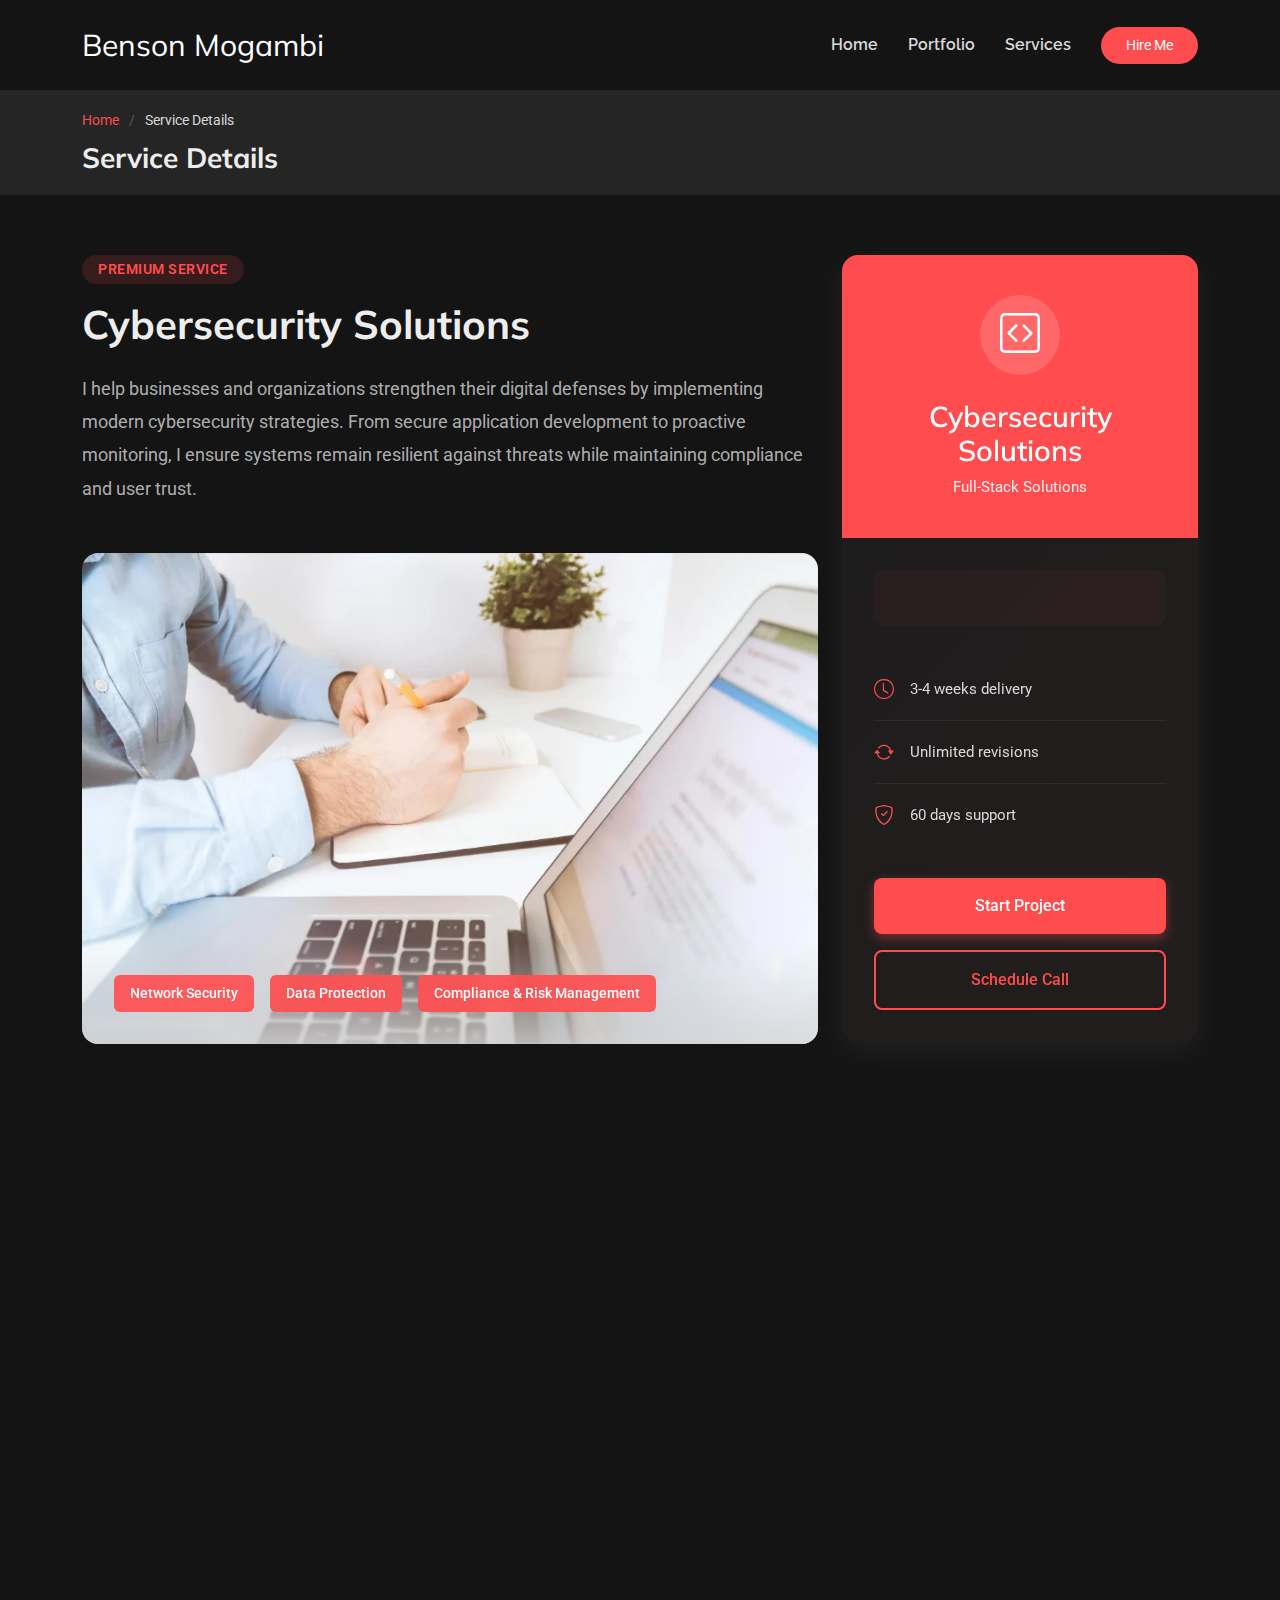
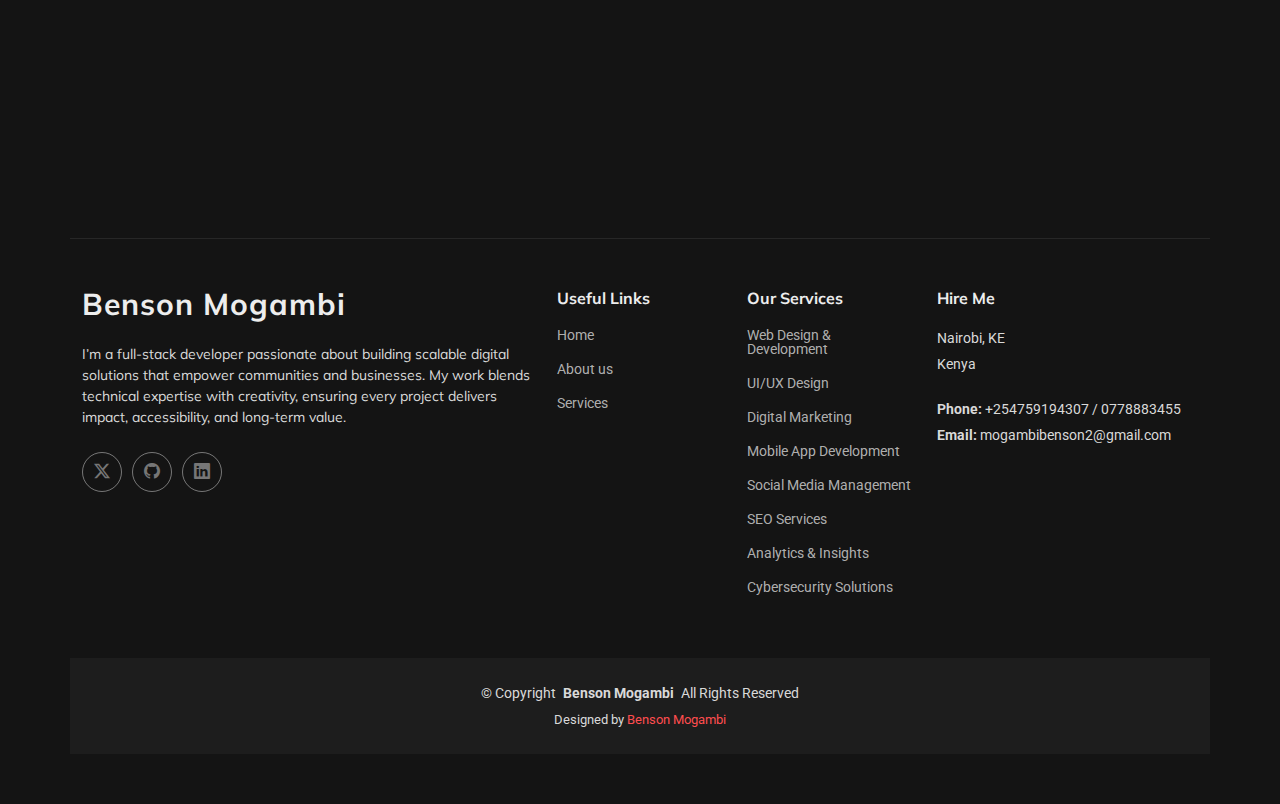
<file: service-details7.html>
<!DOCTYPE html>
<html lang="en">

<head>
  <meta charset="utf-8">
  <meta content="width=device-width, initial-scale=1.0" name="viewport">
  <title> Cybersecurity Solutions- Benson Mogambi</title>
  <meta name="description" content="Portfolio of Benson Mogambi, Full-Stack Developer offering web design, development, and digital solutions in Nairobi Kenya.">
  <meta name="keywords" content="Benson Mogambi, Full-Stack Developer, Web Development, Portfolio, Services, Nairobi">


  <!-- Favicons -->
  <link href="assets/img/favicon.png" rel="icon">
  <link href="assets/img/apple-touch-icon.png" rel="apple-touch-icon">

  <!-- Fonts -->
  <link href="https://fonts.googleapis.com" rel="preconnect">
  <link href="https://fonts.gstatic.com" rel="preconnect" crossorigin>
  <link href="https://fonts.googleapis.com/css2?family=Roboto:ital,wght@0,100;0,300;0,400;0,500;0,700;0,900;1,100;1,300;1,400;1,500;1,700;1,900&family=Raleway:ital,wght@0,100;0,200;0,300;0,400;0,500;0,600;0,700;0,800;0,900;1,100;1,200;1,300;1,400;1,500;1,600;1,700;1,800;1,900&family=Mulish:ital,wght@0,200;0,300;0,400;0,500;0,600;0,700;0,800;0,900;1,200;1,300;1,400;1,500;1,600;1,700;1,800;1,900&display=swap" rel="stylesheet">

  <!-- Vendor CSS Files -->
  <link href="assets/vendor/bootstrap/css/bootstrap.min.css" rel="stylesheet">
  <link href="assets/vendor/bootstrap-icons/bootstrap-icons.css" rel="stylesheet">
  <link href="assets/vendor/aos/aos.css" rel="stylesheet">
  <link href="assets/vendor/glightbox/css/glightbox.min.css" rel="stylesheet">
  <link href="assets/vendor/swiper/swiper-bundle.min.css" rel="stylesheet">

  <!-- Main CSS File -->
  <link href="assets/css/main.css" rel="stylesheet">

  <!-- =======================================================
  * Template Name: Craftivo
  * Template URL: https://bootstrapmade.com/craftivo-bootstrap-portfolio-template/
  * Updated: Oct 04 2025 with Bootstrap v5.3.8
  * Author: BootstrapMade.com
  * License: https://bootstrapmade.com/license/
  ======================================================== -->
</head>

<body class="service-details-page">

  <header id="header" class="header d-flex align-items-center sticky-top">
    <div class="container-fluid container-xl position-relative d-flex align-items-center">

      <a href="index.html" class="logo d-flex align-items-center me-auto">
        <!-- Uncomment the line below if you also wish to use an image logo -->
        <!-- <img src="assets/img/logo.webp" alt=""> -->
        <h1 class="sitename">Benson Mogambi</h1>
      </a>

      <nav id="navmenu" class="navmenu">
        <ul>

          <li><a href="index.html#hero">Home</a></li>
          <li><a href="index.html#portfolio">Portfolio</a></li>
          <li><a href="index.html#services">Services</a></li>

        </ul>
        <i class="mobile-nav-toggle d-xl-none bi bi-list"></i>
      </nav>

      <a class="btn-getstarted" href="index.html#contact">Hire Me</a>

    </div>
  </header>

  <main class="main">

    <!-- Page Title -->
    <div class="page-title light-background">
      <div class="container">
        <nav class="breadcrumbs">
          <ol>
            <li><a href="index.html">Home</a></li>
            <li class="current">Service Details</li>
          </ol>
        </nav>
        <h1>Service Details</h1>
      </div>
    </div><!-- End Page Title -->

    <!-- Service Details Section -->
    <section id="service-details" class="service-details section">

      <div class="container" data-aos="fade-up" data-aos-delay="100">

        <div class="row">

          <div class="col-lg-4 order-lg-2">

            <div class="sticky-sidebar">

              <div class="service-card" data-aos="fade-left" data-aos-delay="200">
                <div class="card-header">
                  <div class="service-icon">
                    <i class="bi bi-code-square"></i>
                  </div>
                  <h3>Cybersecurity Solutions</h3>
                  <p class="service-tagline">Full-Stack Solutions</p>
                </div>
                <div class="card-body">
                  <div class="price-tag">
                    <span class="label"></span>
                    <span class="price"></span>
                  </div>
                  <ul class="quick-info">
                    <li>
                      <i class="bi bi-clock"></i>
                      <span>3-4 weeks delivery</span>
                    </li>
                    <li>
                      <i class="bi bi-arrow-repeat"></i>
                      <span>Unlimited revisions</span>
                    </li>
                    <li>
                      <i class="bi bi-shield-check"></i>
                      <span>60 days support</span>
                    </li>
                  </ul>
                  <div class="cta-buttons">
                    <a href="index.html#contact" class="btn-primary">Start Project</a>
                    <a href="index.html#contact" class="btn-secondary">Schedule Call</a>
                  </div>
                </div>
              </div>

              <div class="contact-card" data-aos="fade-left" data-aos-delay="300">
                <h4>Have Questions?</h4>
                <p>Let's discuss your project requirements and how I can help.</p>
                <div class="contact-methods">
                  <a href="mailto:hello@example.com" class="contact-item">
                    <i class="bi bi-envelope"></i>
                    <span>moogambibenson2@gmail.com</span>
                  </a>
                  <a href="tel:+15551234567" class="contact-item">
                    <i class="bi bi-telephone"></i>
                    <span>+254759194307 / 0778883455</span>
                  </a>
                </div>
              </div>

            </div>

          </div>

          <div class="col-lg-8 order-lg-1">

            <div class="service-overview" data-aos="fade-up" data-aos-delay="200">
              <div class="overview-header">
                <span class="badge">Premium Service</span>
                <h2>Cybersecurity Solutions</h2>
              </div>
              <p class="lead-text">I help businesses and organizations strengthen their digital defenses by implementing modern cybersecurity strategies. From secure application development to proactive monitoring, I ensure systems remain resilient against threats while maintaining compliance and user trust.</p>
            </div>

            <div class="service-image-showcase" data-aos="zoom-in" data-aos-delay="300">
              <img src="assets/img/services/services-1.webp" alt="Web Development" class="img-fluid main-image">
              <div class="image-overlay">
                <div class="tech-stack">
                  <span class="tech-item">Network Security </span>
                  <span class="tech-item">Data Protection</span>
                  <span class="tech-item">Compliance & Risk Management </span>
                </div>
              </div>
            </div>

            <div class="features-grid" data-aos="fade-up" data-aos-delay="400">
              <h3 class="section-heading">What You Get</h3>
              <div class="row g-4">
                <div class="col-md-6">
                  <div class="feature-box">
                    <div class="icon-wrapper">
                      <i class="bi bi-layers"></i>
                    </div>
                    <h4>Robust Protection </h4>
                    <p>Safeguard applications and data against evolving cyber threats.</p>
                  </div>
                </div>
                <div class="col-md-6">
                  <div class="feature-box">
                    <div class="icon-wrapper">
                      <i class="bi bi-speedometer2"></i>
                    </div>
                    <h4>Secure Infrastructure</h4>
                    <p>Hardened servers, networks, and cloud environments.</p>
                  </div>
                </div>
                <div class="col-md-6">
                  <div class="feature-box">
                    <div class="icon-wrapper">
                      <i class="bi bi-phone-landscape"></i>
                    </div>
                    <h4>User Trust</h4>
                    <p>Authentication and privacy measures that build confidence.</p>
                  </div>
                </div>
                <div class="col-md-6">
                  <div class="feature-box">
                    <div class="icon-wrapper">
                      <i class="bi bi-graph-up"></i>
                    </div>
                    <h4>Continuous Monitoring</h4>
                    <p>Continuous Monitoring — Real‑time alerts and proactive threat detection.</p>
                  </div>
                </div>
              </div>
            </div>

            <div class="workflow-section" data-aos="fade-up" data-aos-delay="500">
              <h3 class="section-heading">Development Workflow</h3>
              <div class="timeline">
                <div class="timeline-item">
                  <div class="timeline-marker">1</div>
                  <div class="timeline-content">
                    <h4>Assessment & Strategy</h4>
                    <p> Conduct security audits, identify vulnerabilities, and define a tailored protection plan.</p>
                    <span class="duration">1 week</span>
                  </div>
                </div>
                <div class="timeline-item">
                  <div class="timeline-marker">2</div>
                  <div class="timeline-content">
                    <h4>Implementation</h4>
                    <p>Apply secure coding practices, configure firewalls, and integrate encryption protocols.</p>
                    <span class="duration">2-3 weeks</span>
                  </div>
                </div>
                <div class="timeline-item">
                  <div class="timeline-marker">3</div>
                  <div class="timeline-content">
                    <h4>Testing & Validation</h4>
                    <p>Perform penetration testing, vulnerability scans, and compliance checks.</p>
                    <span class="duration">1-2 weeks</span>
                  </div>
                </div>
                <div class="timeline-item">
                  <div class="timeline-marker">4</div>
                  <div class="timeline-content">
                    <h4>Monitoring & Maintenance</h4>
                    <p>Continuous monitoring, patch management, and incident response planning</p>
                    <span class="duration">Ongoing</span>
                  </div>
                </div>
              </div>
            </div>

            <!-- testimonials
            <div class="testimonial-section" data-aos="fade-up" data-aos-delay="600">
              <div class="testimonial-card">
                <div class="stars">
                  <i class="bi bi-star-fill"></i>
                  <i class="bi bi-star-fill"></i>
                  <i class="bi bi-star-fill"></i>
                  <i class="bi bi-star-fill"></i>
                  <i class="bi bi-star-fill"></i>
                </div>
                <blockquote>
                  "Nemo enim ipsam voluptatem quia voluptas sit aspernatur aut odit aut fugit, sed quia consequuntur magni dolores eos qui ratione voluptatem sequi nesciunt. Exceptional work and outstanding communication throughout."
                </blockquote>
                <div class="client-info">
                  <img src="assets/img/person/person-m-5.webp" alt="Michael Chen" class="client-avatar">
                  <div class="client-details">
                    <h5>Michael Chen</h5>
                    <p>Founder, TechStart Inc.</p>
                  </div>
                </div>
              </div>
            </div> -->

            <div class="tech-details" data-aos="fade-up" data-aos-delay="700">
              <h3 class="section-heading">Technologies &amp; Tools</h3>
              <div class="tech-categories">
                <div class="tech-category">
                  <h5>Security Tools</h5>
                  <div class="tech-tags">
                    <span>OWASP ZAP</span>
                    <span> Burp Suite</span>
                    <span> Metasploit</span>

                  </div>
                </div>
                <div class="tech-category">
                  <h5>Data Protection</h5>
                  <div class="tech-tags">
                    <span>SSL/TLS</span>
                    <span>AES Encryption</span>
                    <span>ashing Algorithms</span>

                  </div>
                </div>
                <div class="tech-category">
                  <h5>Identity Management</h5>
                  <div class="tech-tags">
                    <span> OAuth2</span>
                    <span>JWT</span>
                    <span>Multi‑Factor Authentication</span>

                  </div>
                </div>

                <div class="tech-category">
                  <h5>Cloud Security</h5>
                  <div class="tech-tags">
                    <span> AWS Security Hub</span>
                    <span>Azure Security Center</span>
                    <span>GCP IAM</span>

                  </div>
                </div>

                <div class="tech-category">
                  <h5>Monitoring</h5>
                  <div class="tech-tags">
                    <span>  Splunk</span>
                    <span> Wireshark</span>
                    <span>Nagios</span>

                  </div>
                </div>
              </div>
            </div>

          </div>

        </div>

      </div>

    </section><!-- /Service Details Section -->

  </main>

  <footer id="footer" class="footer">

    <div class="container footer-top">
      <div class="row gy-4">
        <div class="col-lg-5 col-md-12 footer-about">
          <a href="index.html" class="logo d-flex align-items-center">
            <span class="sitename">Benson Mogambi</span>
          </a>
          <p>I’m a full‑stack developer passionate about building scalable digital solutions that empower communities and businesses. My work blends technical expertise with creativity, ensuring every project delivers impact, accessibility, and long‑term value.</p>
          <div class="social-links d-flex mt-4">
            <a href="https://x.com/SolfaTech"><i class="bi bi-twitter-x"></i></a>
            <a href="https://github.com/bensonmogambi"><i class="bi bi-github"></i></a>
            <a href="https://www.linkedin.com/in/benson-mogambi-a5b201213"><i class="bi bi-linkedin"></i></a>
          </div>
        </div>

        <div class="col-lg-2 col-6 footer-links">
          <h4>Useful Links</h4>
          <ul>
            <li><a href="index.html#hero">Home</a></li>
            <li><a href="index.html#about">About us</a></li>
            <li><a href="index.html#services">Services</a></li>
            <li><a href="#"></a></li>
            <li><a href="#"></a></li>
          </ul>
        </div>

        <div class="col-lg-2 col-6 footer-links">
          <h4>Our Services</h4>
          <ul>
            <li><a href="service-details.html">Web Design & Development</a></li>
            <li><a href="service-details1.html">UI/UX Design</a></li>
            <li><a href="service-details2.html">Digital Marketing</a></li>
            <li><a href="service-details3.html">Mobile App Development</a></li>
            <li><a href="service-details4.html">Social Media Management</a></li>
            <li><a href="service-details5.html">SEO Services</a></li>
            <li><a href="service-details6.html">Analytics & Insights</a></li>
            <li><a href="service-details7.html">Cybersecurity Solutions</a></li>

          </ul>
        </div>

        <div class="col-lg-3 col-md-12 footer-contact text-center text-md-start">
          <h4>Hire Me</h4>
          <p>Nairobi, KE</p>
          <p>Kenya</p>
          <p class="mt-4"><strong>Phone:</strong> <span>+254759194307 / 0778883455</span></p>
          <p><strong>Email:</strong> <span>mogambibenson2@gmail.com</span></p>
        </div>

      </div>
    </div>

    <div class="container copyright text-center mt-4">
      <p>© <span>Copyright</span> <strong class="px-1 sitename">Benson Mogambi</strong> <span>All Rights Reserved</span></p>
      <div class="credits">
        <!-- All the links in the footer should remain intact. -->
        <!-- You can delete the links only if you've purchased the pro version. -->
        <!-- Licensing information: https://bootstrapmade.com/license/ -->
        <!-- Purchase the pro version with working PHP/AJAX contact form: [buy-url] -->
        Designed by <a href="https://bootstrapmade.com/">Benson Mogambi</a>
      </div>
    </div>

  </footer>

  <!-- Scroll Top -->
  <a href="#" id="scroll-top" class="scroll-top d-flex align-items-center justify-content-center"><i class="bi bi-arrow-up-short"></i></a>

  <!-- Preloader -->
  <div id="preloader"></div>

  <!-- Vendor JS Files -->
  <script src="assets/vendor/bootstrap/js/bootstrap.bundle.min.js"></script>
  <script src="assets/vendor/php-email-form/validate.js"></script>
  <script src="assets/vendor/aos/aos.js"></script>
  <script src="assets/vendor/typed.js/typed.umd.js"></script>
  <script src="assets/vendor/waypoints/noframework.waypoints.js"></script>
  <script src="assets/vendor/glightbox/js/glightbox.min.js"></script>
  <script src="assets/vendor/imagesloaded/imagesloaded.pkgd.min.js"></script>
  <script src="assets/vendor/isotope-layout/isotope.pkgd.min.js"></script>
  <script src="assets/vendor/swiper/swiper-bundle.min.js"></script>

  <!-- Main JS File -->
  <script src="assets/js/main.js"></script>

</body>

</html>
</file>
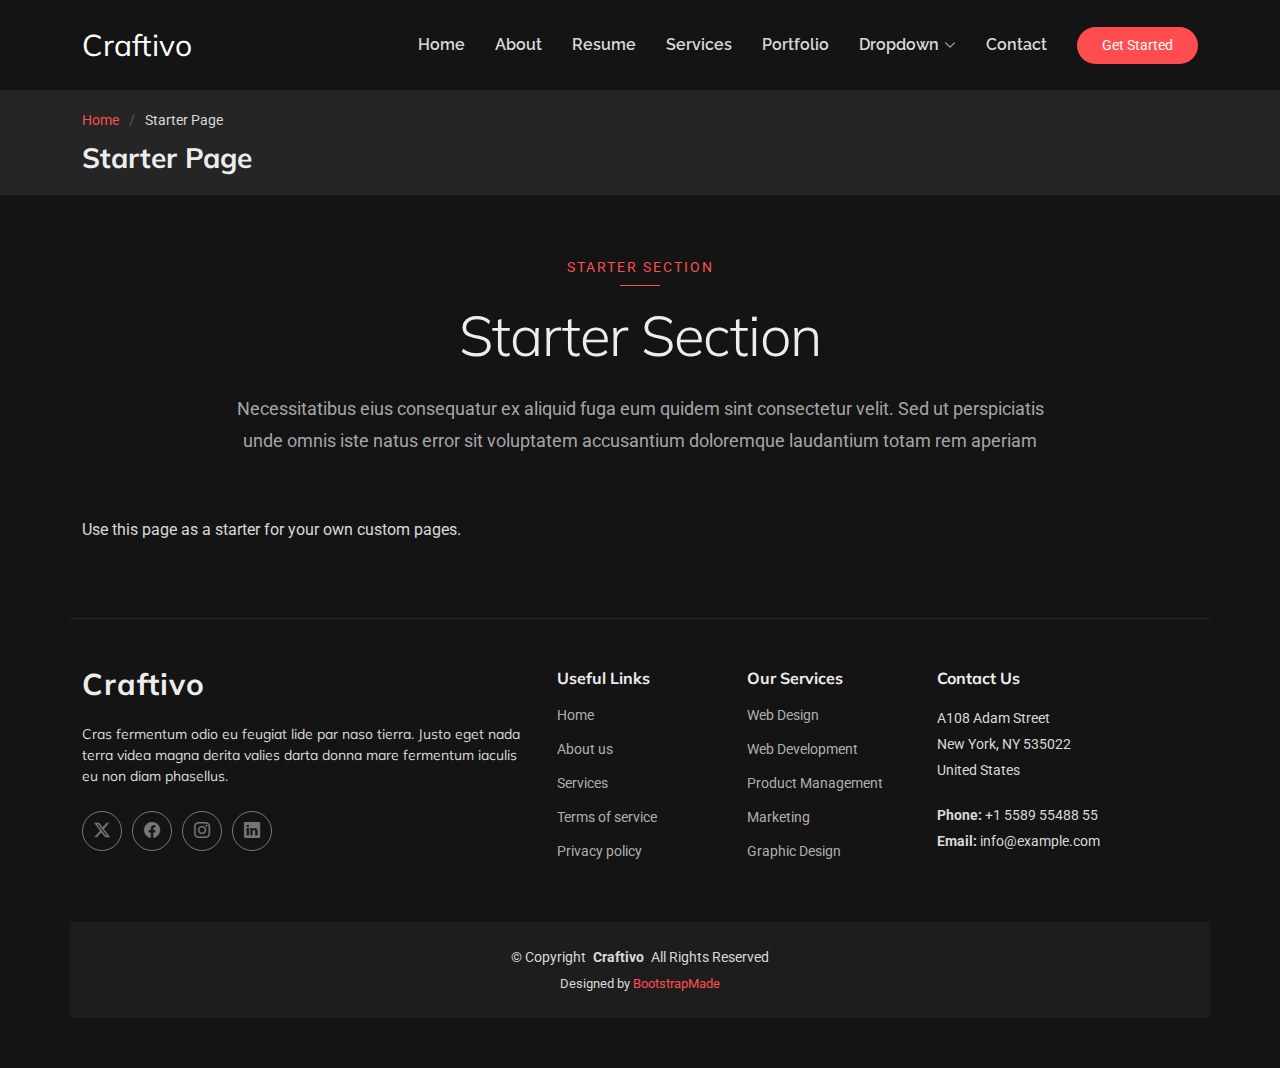
<file: starter-page.html>
<!DOCTYPE html>
<html lang="en">

<head>
  <meta charset="utf-8">
  <meta content="width=device-width, initial-scale=1.0" name="viewport">
  <title>Starter Page - Craftivo Bootstrap Template</title>
  <meta name="description" content="">
  <meta name="keywords" content="">

  <!-- Favicons -->
  <link href="assets/img/favicon.png" rel="icon">
  <link href="assets/img/apple-touch-icon.png" rel="apple-touch-icon">

  <!-- Fonts -->
  <link href="https://fonts.googleapis.com" rel="preconnect">
  <link href="https://fonts.gstatic.com" rel="preconnect" crossorigin>
  <link href="https://fonts.googleapis.com/css2?family=Roboto:ital,wght@0,100;0,300;0,400;0,500;0,700;0,900;1,100;1,300;1,400;1,500;1,700;1,900&family=Raleway:ital,wght@0,100;0,200;0,300;0,400;0,500;0,600;0,700;0,800;0,900;1,100;1,200;1,300;1,400;1,500;1,600;1,700;1,800;1,900&family=Mulish:ital,wght@0,200;0,300;0,400;0,500;0,600;0,700;0,800;0,900;1,200;1,300;1,400;1,500;1,600;1,700;1,800;1,900&display=swap" rel="stylesheet">

  <!-- Vendor CSS Files -->
  <link href="assets/vendor/bootstrap/css/bootstrap.min.css" rel="stylesheet">
  <link href="assets/vendor/bootstrap-icons/bootstrap-icons.css" rel="stylesheet">
  <link href="assets/vendor/aos/aos.css" rel="stylesheet">
  <link href="assets/vendor/glightbox/css/glightbox.min.css" rel="stylesheet">
  <link href="assets/vendor/swiper/swiper-bundle.min.css" rel="stylesheet">

  <!-- Main CSS File -->
  <link href="assets/css/main.css" rel="stylesheet">

  <!-- =======================================================
  * Template Name: Craftivo
  * Template URL: https://bootstrapmade.com/craftivo-bootstrap-portfolio-template/
  * Updated: Oct 04 2025 with Bootstrap v5.3.8
  * Author: BootstrapMade.com
  * License: https://bootstrapmade.com/license/
  ======================================================== -->
</head>

<body class="starter-page-page">

  <header id="header" class="header d-flex align-items-center sticky-top">
    <div class="container-fluid container-xl position-relative d-flex align-items-center">

      <a href="index.html" class="logo d-flex align-items-center me-auto">
        <!-- Uncomment the line below if you also wish to use an image logo -->
        <!-- <img src="assets/img/logo.webp" alt=""> -->
        <h1 class="sitename">Craftivo</h1>
      </a>

      <nav id="navmenu" class="navmenu">
        <ul>
          <li><a href="#hero">Home</a></li>
          <li><a href="#about">About</a></li>
          <li><a href="#resume">Resume</a></li>
          <li><a href="#services">Services</a></li>
          <li><a href="#portfolio">Portfolio</a></li>
          <li class="dropdown"><a href="#"><span>Dropdown</span> <i class="bi bi-chevron-down toggle-dropdown"></i></a>
            <ul>
              <li><a href="#">Dropdown 1</a></li>
              <li class="dropdown"><a href="#"><span>Deep Dropdown</span> <i class="bi bi-chevron-down toggle-dropdown"></i></a>
                <ul>
                  <li><a href="#">Deep Dropdown 1</a></li>
                  <li><a href="#">Deep Dropdown 2</a></li>
                  <li><a href="#">Deep Dropdown 3</a></li>
                  <li><a href="#">Deep Dropdown 4</a></li>
                  <li><a href="#">Deep Dropdown 5</a></li>
                </ul>
              </li>
              <li><a href="#">Dropdown 2</a></li>
              <li><a href="#">Dropdown 3</a></li>
              <li><a href="#">Dropdown 4</a></li>
            </ul>
          </li>
          <li><a href="#contact">Contact</a></li>
        </ul>
        <i class="mobile-nav-toggle d-xl-none bi bi-list"></i>
      </nav>

      <a class="btn-getstarted" href="#about">Get Started</a>

    </div>
  </header>

  <main class="main">

    <!-- Page Title -->
    <div class="page-title light-background">
      <div class="container">
        <nav class="breadcrumbs">
          <ol>
            <li><a href="index.html">Home</a></li>
            <li class="current">Starter Page</li>
          </ol>
        </nav>
        <h1>Starter Page</h1>
      </div>
    </div><!-- End Page Title -->

    <!-- Starter Section Section -->
    <section id="starter-section" class="starter-section section">

      <!-- Section Title -->
      <div class="container section-title" data-aos="fade-up">
        <span class="subtitle">Starter Section</span>
        <h2>Starter Section</h2>
        <p>Necessitatibus eius consequatur ex aliquid fuga eum quidem sint consectetur velit. Sed ut perspiciatis unde omnis iste natus error sit voluptatem accusantium doloremque laudantium totam rem aperiam</p>
      </div><!-- End Section Title -->

      <div class="container" data-aos="fade-up">
        <p>Use this page as a starter for your own custom pages.</p>
      </div>

    </section><!-- /Starter Section Section -->

  </main>

  <footer id="footer" class="footer">

    <div class="container footer-top">
      <div class="row gy-4">
        <div class="col-lg-5 col-md-12 footer-about">
          <a href="index.html" class="logo d-flex align-items-center">
            <span class="sitename">Craftivo</span>
          </a>
          <p>Cras fermentum odio eu feugiat lide par naso tierra. Justo eget nada terra videa magna derita valies darta donna mare fermentum iaculis eu non diam phasellus.</p>
          <div class="social-links d-flex mt-4">
            <a href=""><i class="bi bi-twitter-x"></i></a>
            <a href=""><i class="bi bi-facebook"></i></a>
            <a href=""><i class="bi bi-instagram"></i></a>
            <a href=""><i class="bi bi-linkedin"></i></a>
          </div>
        </div>

        <div class="col-lg-2 col-6 footer-links">
          <h4>Useful Links</h4>
          <ul>
            <li><a href="#">Home</a></li>
            <li><a href="#">About us</a></li>
            <li><a href="#">Services</a></li>
            <li><a href="#">Terms of service</a></li>
            <li><a href="#">Privacy policy</a></li>
          </ul>
        </div>

        <div class="col-lg-2 col-6 footer-links">
          <h4>Our Services</h4>
          <ul>
            <li><a href="#">Web Design</a></li>
            <li><a href="#">Web Development</a></li>
            <li><a href="#">Product Management</a></li>
            <li><a href="#">Marketing</a></li>
            <li><a href="#">Graphic Design</a></li>
          </ul>
        </div>

        <div class="col-lg-3 col-md-12 footer-contact text-center text-md-start">
          <h4>Contact Us</h4>
          <p>A108 Adam Street</p>
          <p>New York, NY 535022</p>
          <p>United States</p>
          <p class="mt-4"><strong>Phone:</strong> <span>+1 5589 55488 55</span></p>
          <p><strong>Email:</strong> <span>info@example.com</span></p>
        </div>

      </div>
    </div>

    <div class="container copyright text-center mt-4">
      <p>© <span>Copyright</span> <strong class="px-1 sitename">Craftivo</strong> <span>All Rights Reserved</span></p>
      <div class="credits">
        <!-- All the links in the footer should remain intact. -->
        <!-- You can delete the links only if you've purchased the pro version. -->
        <!-- Licensing information: https://bootstrapmade.com/license/ -->
        <!-- Purchase the pro version with working PHP/AJAX contact form: [buy-url] -->
        Designed by <a href="https://bootstrapmade.com/">BootstrapMade</a>
      </div>
    </div>

  </footer>

  <!-- Scroll Top -->
  <a href="#" id="scroll-top" class="scroll-top d-flex align-items-center justify-content-center"><i class="bi bi-arrow-up-short"></i></a>

  <!-- Preloader -->
  <div id="preloader"></div>

  <!-- Vendor JS Files -->
  <script src="assets/vendor/bootstrap/js/bootstrap.bundle.min.js"></script>
  <script src="assets/vendor/php-email-form/validate.js"></script>
  <script src="assets/vendor/aos/aos.js"></script>
  <script src="assets/vendor/typed.js/typed.umd.js"></script>
  <script src="assets/vendor/waypoints/noframework.waypoints.js"></script>
  <script src="assets/vendor/glightbox/js/glightbox.min.js"></script>
  <script src="assets/vendor/imagesloaded/imagesloaded.pkgd.min.js"></script>
  <script src="assets/vendor/isotope-layout/isotope.pkgd.min.js"></script>
  <script src="assets/vendor/swiper/swiper-bundle.min.js"></script>

  <!-- Main JS File -->
  <script src="assets/js/main.js"></script>

</body>

</html>
</file>
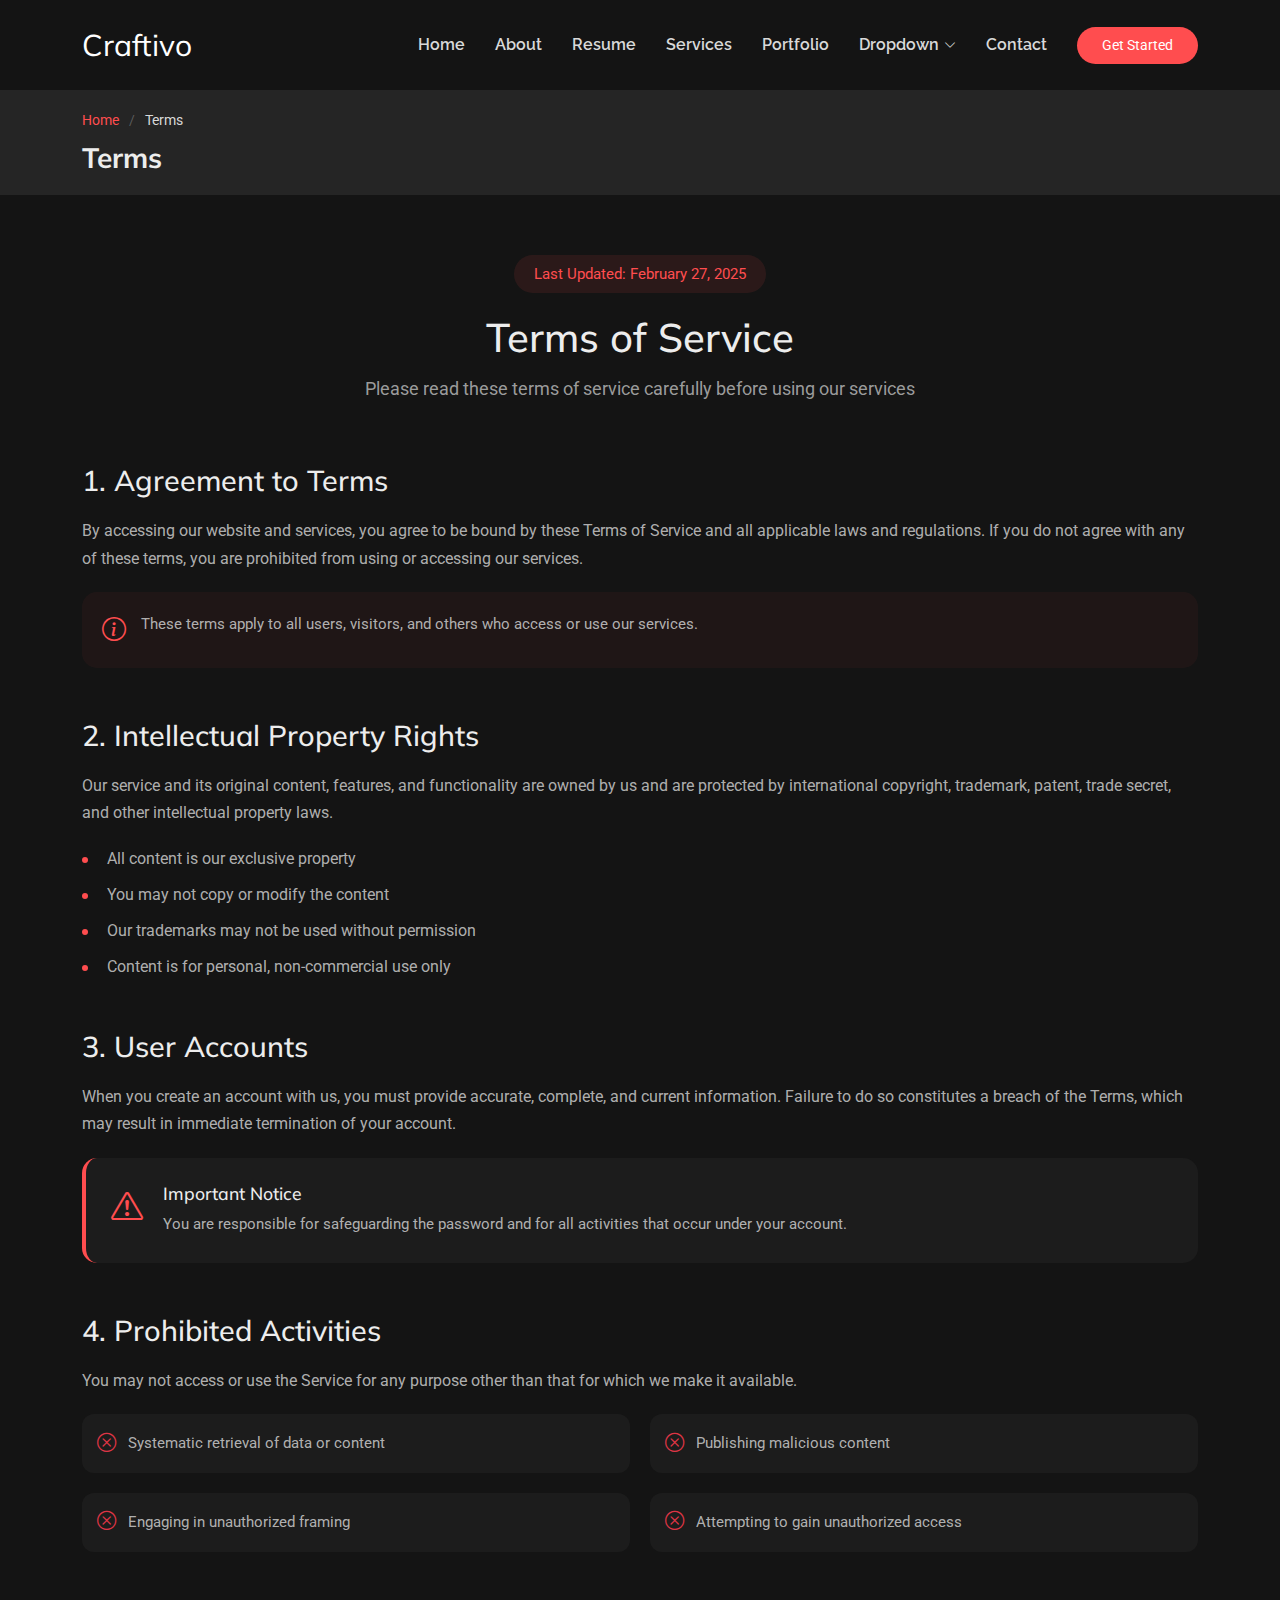
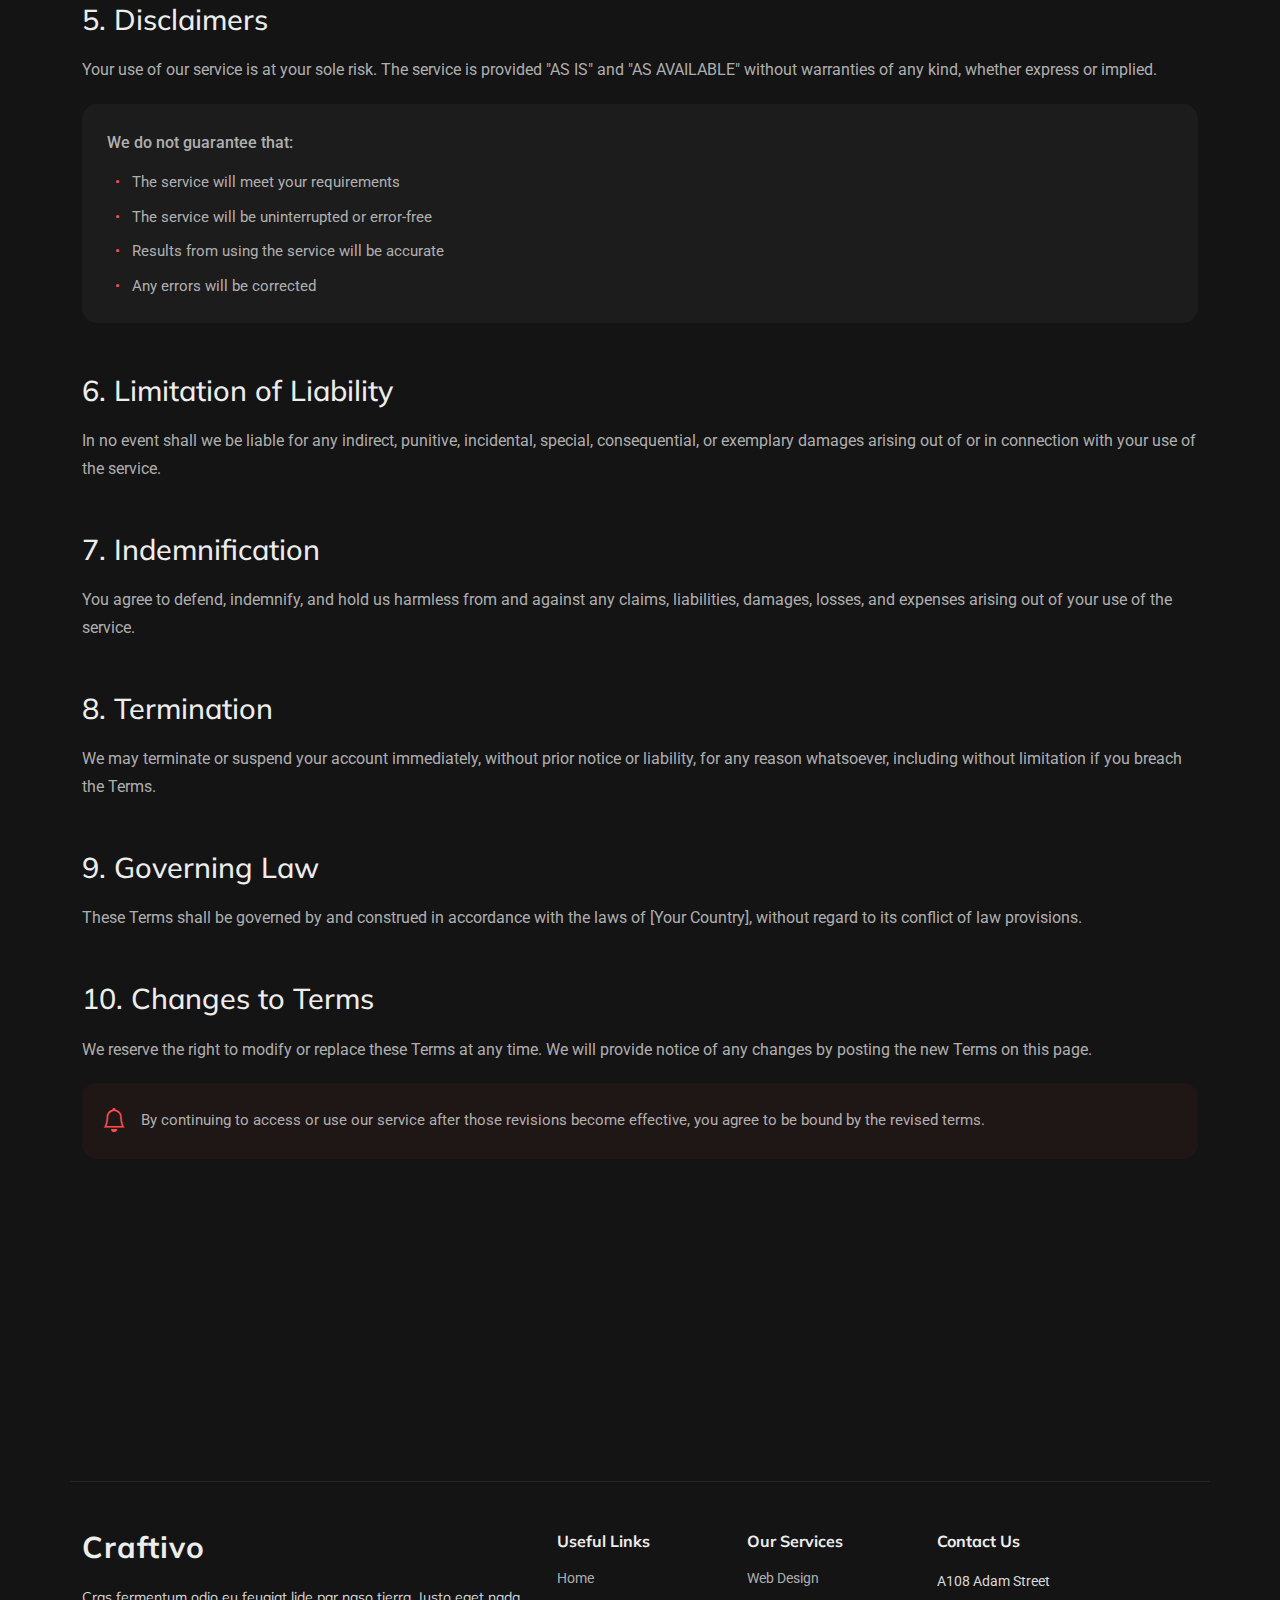
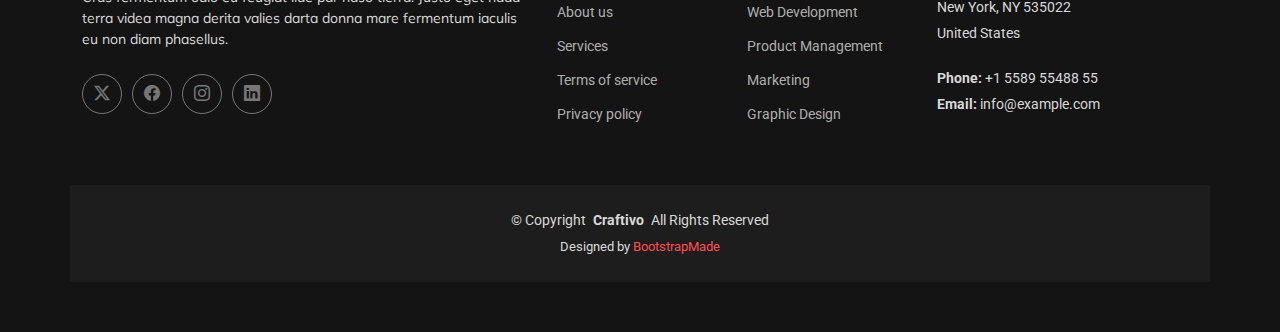
<file: terms.html>
<!DOCTYPE html>
<html lang="en">

<head>
  <meta charset="utf-8">
  <meta content="width=device-width, initial-scale=1.0" name="viewport">
  <title>Terms - Craftivo Bootstrap Template</title>
  <meta name="description" content="">
  <meta name="keywords" content="">

  <!-- Favicons -->
  <link href="assets/img/favicon.png" rel="icon">
  <link href="assets/img/apple-touch-icon.png" rel="apple-touch-icon">

  <!-- Fonts -->
  <link href="https://fonts.googleapis.com" rel="preconnect">
  <link href="https://fonts.gstatic.com" rel="preconnect" crossorigin>
  <link href="https://fonts.googleapis.com/css2?family=Roboto:ital,wght@0,100;0,300;0,400;0,500;0,700;0,900;1,100;1,300;1,400;1,500;1,700;1,900&family=Raleway:ital,wght@0,100;0,200;0,300;0,400;0,500;0,600;0,700;0,800;0,900;1,100;1,200;1,300;1,400;1,500;1,600;1,700;1,800;1,900&family=Mulish:ital,wght@0,200;0,300;0,400;0,500;0,600;0,700;0,800;0,900;1,200;1,300;1,400;1,500;1,600;1,700;1,800;1,900&display=swap" rel="stylesheet">

  <!-- Vendor CSS Files -->
  <link href="assets/vendor/bootstrap/css/bootstrap.min.css" rel="stylesheet">
  <link href="assets/vendor/bootstrap-icons/bootstrap-icons.css" rel="stylesheet">
  <link href="assets/vendor/aos/aos.css" rel="stylesheet">
  <link href="assets/vendor/glightbox/css/glightbox.min.css" rel="stylesheet">
  <link href="assets/vendor/swiper/swiper-bundle.min.css" rel="stylesheet">

  <!-- Main CSS File -->
  <link href="assets/css/main.css" rel="stylesheet">

  <!-- =======================================================
  * Template Name: Craftivo
  * Template URL: https://bootstrapmade.com/craftivo-bootstrap-portfolio-template/
  * Updated: Oct 04 2025 with Bootstrap v5.3.8
  * Author: BootstrapMade.com
  * License: https://bootstrapmade.com/license/
  ======================================================== -->
</head>

<body class="terms-page">

  <header id="header" class="header d-flex align-items-center sticky-top">
    <div class="container-fluid container-xl position-relative d-flex align-items-center">

      <a href="index.html" class="logo d-flex align-items-center me-auto">
        <!-- Uncomment the line below if you also wish to use an image logo -->
        <!-- <img src="assets/img/logo.webp" alt=""> -->
        <h1 class="sitename">Craftivo</h1>
      </a>

      <nav id="navmenu" class="navmenu">
        <ul>
          <li><a href="#hero">Home</a></li>
          <li><a href="#about">About</a></li>
          <li><a href="#resume">Resume</a></li>
          <li><a href="#services">Services</a></li>
          <li><a href="#portfolio">Portfolio</a></li>
          <li class="dropdown"><a href="#"><span>Dropdown</span> <i class="bi bi-chevron-down toggle-dropdown"></i></a>
            <ul>
              <li><a href="#">Dropdown 1</a></li>
              <li class="dropdown"><a href="#"><span>Deep Dropdown</span> <i class="bi bi-chevron-down toggle-dropdown"></i></a>
                <ul>
                  <li><a href="#">Deep Dropdown 1</a></li>
                  <li><a href="#">Deep Dropdown 2</a></li>
                  <li><a href="#">Deep Dropdown 3</a></li>
                  <li><a href="#">Deep Dropdown 4</a></li>
                  <li><a href="#">Deep Dropdown 5</a></li>
                </ul>
              </li>
              <li><a href="#">Dropdown 2</a></li>
              <li><a href="#">Dropdown 3</a></li>
              <li><a href="#">Dropdown 4</a></li>
            </ul>
          </li>
          <li><a href="#contact">Contact</a></li>
        </ul>
        <i class="mobile-nav-toggle d-xl-none bi bi-list"></i>
      </nav>

      <a class="btn-getstarted" href="#about">Get Started</a>

    </div>
  </header>

  <main class="main">

    <!-- Page Title -->
    <div class="page-title light-background">
      <div class="container">
        <nav class="breadcrumbs">
          <ol>
            <li><a href="index.html">Home</a></li>
            <li class="current">Terms</li>
          </ol>
        </nav>
        <h1>Terms</h1>
      </div>
    </div><!-- End Page Title -->

    <!-- Terms Of Service Section -->
    <section id="terms-of-service" class="terms-of-service section">

      <div class="container" data-aos="fade-up">
        <!-- Page Header -->
        <div class="tos-header text-center" data-aos="fade-up">
          <span class="last-updated">Last Updated: February 27, 2025</span>
          <h2>Terms of Service</h2>
          <p>Please read these terms of service carefully before using our services</p>
        </div>

        <!-- Content -->
        <div class="tos-content" data-aos="fade-up" data-aos-delay="200">
          <!-- Agreement Section -->
          <div id="agreement" class="content-section">
            <h3>1. Agreement to Terms</h3>
            <p>By accessing our website and services, you agree to be bound by these Terms of Service and all applicable laws and regulations. If you do not agree with any of these terms, you are prohibited from using or accessing our services.</p>
            <div class="info-box">
              <i class="bi bi-info-circle"></i>
              <p>These terms apply to all users, visitors, and others who access or use our services.</p>
            </div>
          </div>

          <!-- Intellectual Property -->
          <div id="intellectual-property" class="content-section">
            <h3>2. Intellectual Property Rights</h3>
            <p>Our service and its original content, features, and functionality are owned by us and are protected by international copyright, trademark, patent, trade secret, and other intellectual property laws.</p>
            <ul class="list-items">
              <li>All content is our exclusive property</li>
              <li>You may not copy or modify the content</li>
              <li>Our trademarks may not be used without permission</li>
              <li>Content is for personal, non-commercial use only</li>
            </ul>
          </div>

          <!-- User Accounts -->
          <div id="user-accounts" class="content-section">
            <h3>3. User Accounts</h3>
            <p>When you create an account with us, you must provide accurate, complete, and current information. Failure to do so constitutes a breach of the Terms, which may result in immediate termination of your account.</p>
            <div class="alert-box">
              <i class="bi bi-exclamation-triangle"></i>
              <div class="alert-content">
                <h5>Important Notice</h5>
                <p>You are responsible for safeguarding the password and for all activities that occur under your account.</p>
              </div>
            </div>
          </div>

          <!-- Prohibited Activities -->
          <div id="prohibited" class="content-section">
            <h3>4. Prohibited Activities</h3>
            <p>You may not access or use the Service for any purpose other than that for which we make it available.</p>
            <div class="prohibited-list">
              <div class="prohibited-item">
                <i class="bi bi-x-circle"></i>
                <span>Systematic retrieval of data or content</span>
              </div>
              <div class="prohibited-item">
                <i class="bi bi-x-circle"></i>
                <span>Publishing malicious content</span>
              </div>
              <div class="prohibited-item">
                <i class="bi bi-x-circle"></i>
                <span>Engaging in unauthorized framing</span>
              </div>
              <div class="prohibited-item">
                <i class="bi bi-x-circle"></i>
                <span>Attempting to gain unauthorized access</span>
              </div>
            </div>
          </div>

          <!-- Disclaimers -->
          <div id="disclaimer" class="content-section">
            <h3>5. Disclaimers</h3>
            <p>Your use of our service is at your sole risk. The service is provided "AS IS" and "AS AVAILABLE" without warranties of any kind, whether express or implied.</p>
            <div class="disclaimer-box">
              <p>We do not guarantee that:</p>
              <ul>
                <li>The service will meet your requirements</li>
                <li>The service will be uninterrupted or error-free</li>
                <li>Results from using the service will be accurate</li>
                <li>Any errors will be corrected</li>
              </ul>
            </div>
          </div>

          <!-- Limitation of Liability -->
          <div id="limitation" class="content-section">
            <h3>6. Limitation of Liability</h3>
            <p>In no event shall we be liable for any indirect, punitive, incidental, special, consequential, or exemplary damages arising out of or in connection with your use of the service.</p>
          </div>

          <!-- Indemnification -->
          <div id="indemnification" class="content-section">
            <h3>7. Indemnification</h3>
            <p>You agree to defend, indemnify, and hold us harmless from and against any claims, liabilities, damages, losses, and expenses arising out of your use of the service.</p>
          </div>

          <!-- Termination -->
          <div id="termination" class="content-section">
            <h3>8. Termination</h3>
            <p>We may terminate or suspend your account immediately, without prior notice or liability, for any reason whatsoever, including without limitation if you breach the Terms.</p>
          </div>

          <!-- Governing Law -->
          <div id="governing-law" class="content-section">
            <h3>9. Governing Law</h3>
            <p>These Terms shall be governed by and construed in accordance with the laws of [Your Country], without regard to its conflict of law provisions.</p>
          </div>

          <!-- Changes -->
          <div id="changes" class="content-section">
            <h3>10. Changes to Terms</h3>
            <p>We reserve the right to modify or replace these Terms at any time. We will provide notice of any changes by posting the new Terms on this page.</p>
            <div class="notice-box">
              <i class="bi bi-bell"></i>
              <p>By continuing to access or use our service after those revisions become effective, you agree to be bound by the revised terms.</p>
            </div>
          </div>
        </div>

        <!-- Contact Section -->
        <div class="tos-contact" data-aos="fade-up" data-aos-delay="300">
          <div class="contact-box">
            <div class="contact-icon">
              <i class="bi bi-envelope"></i>
            </div>
            <div class="contact-content">
              <h4>Questions About Terms?</h4>
              <p>If you have any questions about these Terms, please contact us.</p>
              <a href="#" class="contact-link">Contact Support</a>
            </div>
          </div>
        </div>
      </div>

    </section><!-- /Terms Of Service Section -->

  </main>

  <footer id="footer" class="footer">

    <div class="container footer-top">
      <div class="row gy-4">
        <div class="col-lg-5 col-md-12 footer-about">
          <a href="index.html" class="logo d-flex align-items-center">
            <span class="sitename">Craftivo</span>
          </a>
          <p>Cras fermentum odio eu feugiat lide par naso tierra. Justo eget nada terra videa magna derita valies darta donna mare fermentum iaculis eu non diam phasellus.</p>
          <div class="social-links d-flex mt-4">
            <a href=""><i class="bi bi-twitter-x"></i></a>
            <a href=""><i class="bi bi-facebook"></i></a>
            <a href=""><i class="bi bi-instagram"></i></a>
            <a href=""><i class="bi bi-linkedin"></i></a>
          </div>
        </div>

        <div class="col-lg-2 col-6 footer-links">
          <h4>Useful Links</h4>
          <ul>
            <li><a href="#">Home</a></li>
            <li><a href="#">About us</a></li>
            <li><a href="#">Services</a></li>
            <li><a href="#">Terms of service</a></li>
            <li><a href="#">Privacy policy</a></li>
          </ul>
        </div>

        <div class="col-lg-2 col-6 footer-links">
          <h4>Our Services</h4>
          <ul>
            <li><a href="#">Web Design</a></li>
            <li><a href="#">Web Development</a></li>
            <li><a href="#">Product Management</a></li>
            <li><a href="#">Marketing</a></li>
            <li><a href="#">Graphic Design</a></li>
          </ul>
        </div>

        <div class="col-lg-3 col-md-12 footer-contact text-center text-md-start">
          <h4>Contact Us</h4>
          <p>A108 Adam Street</p>
          <p>New York, NY 535022</p>
          <p>United States</p>
          <p class="mt-4"><strong>Phone:</strong> <span>+1 5589 55488 55</span></p>
          <p><strong>Email:</strong> <span>info@example.com</span></p>
        </div>

      </div>
    </div>

    <div class="container copyright text-center mt-4">
      <p>© <span>Copyright</span> <strong class="px-1 sitename">Craftivo</strong> <span>All Rights Reserved</span></p>
      <div class="credits">
        <!-- All the links in the footer should remain intact. -->
        <!-- You can delete the links only if you've purchased the pro version. -->
        <!-- Licensing information: https://bootstrapmade.com/license/ -->
        <!-- Purchase the pro version with working PHP/AJAX contact form: [buy-url] -->
        Designed by <a href="https://bootstrapmade.com/">BootstrapMade</a>
      </div>
    </div>

  </footer>

  <!-- Scroll Top -->
  <a href="#" id="scroll-top" class="scroll-top d-flex align-items-center justify-content-center"><i class="bi bi-arrow-up-short"></i></a>

  <!-- Preloader -->
  <div id="preloader"></div>

  <!-- Vendor JS Files -->
  <script src="assets/vendor/bootstrap/js/bootstrap.bundle.min.js"></script>
  <script src="assets/vendor/php-email-form/validate.js"></script>
  <script src="assets/vendor/aos/aos.js"></script>
  <script src="assets/vendor/typed.js/typed.umd.js"></script>
  <script src="assets/vendor/waypoints/noframework.waypoints.js"></script>
  <script src="assets/vendor/glightbox/js/glightbox.min.js"></script>
  <script src="assets/vendor/imagesloaded/imagesloaded.pkgd.min.js"></script>
  <script src="assets/vendor/isotope-layout/isotope.pkgd.min.js"></script>
  <script src="assets/vendor/swiper/swiper-bundle.min.js"></script>

  <!-- Main JS File -->
  <script src="assets/js/main.js"></script>

</body>

</html>
</file>
<file: assets/css/main.css>
/**
* Template Name: Craftivo
* Template URL: https://bootstrapmade.com/craftivo-bootstrap-portfolio-template/
* Updated: Oct 04 2025 with Bootstrap v5.3.8
* Author: BootstrapMade.com
* License: https://bootstrapmade.com/license/
*/

@charset "UTF-8";

/*--------------------------------------------------------------
# Font & Color Variables
# Help: https://bootstrapmade.com/color-system/
--------------------------------------------------------------*/
/* Fonts */
:root {
  --default-font: "Roboto",  system-ui, -apple-system, "Segoe UI", Roboto, "Helvetica Neue", Arial, "Noto Sans", "Liberation Sans", sans-serif, "Apple Color Emoji", "Segoe UI Emoji", "Segoe UI Symbol", "Noto Color Emoji";
  --heading-font: "Mulish",  sans-serif;
  --nav-font: "Raleway",  sans-serif;
}

/* Global Colors - The following color variables are used throughout the website. Updating them here will change the color scheme of the entire website */
:root { 
  --background-color: #141414; /* Background color for the entire website, including individual sections */
  --default-color: #d9d9d9; /* Default color used for the majority of the text content across the entire website */
  --heading-color: #ededed; /* Color for headings, subheadings and title throughout the website */
  --accent-color: #ff4d4f; /* Accent color that represents your brand on the website. It's used for buttons, links, and other elements that need to stand out */
  --surface-color: #1c1c1c; /* The surface color is used as a background of boxed elements within sections, such as cards, icon boxes, or other elements that require a visual separation from the global background. */
  --contrast-color: #ffffff; /* Contrast color for text, ensuring readability against backgrounds of accent, heading, or default colors. */
}

/* Nav Menu Colors - The following color variables are used specifically for the navigation menu. They are separate from the global colors to allow for more customization options */
:root {
  --nav-color: #d9d9d9;  /* The default color of the main navmenu links */
  --nav-hover-color: #ff4d4f; /* Applied to main navmenu links when they are hovered over or active */
  --nav-mobile-background-color: #2e2e2e; /* Used as the background color for mobile navigation menu */
  --nav-dropdown-background-color: #2e2e2e; /* Used as the background color for dropdown items that appear when hovering over primary navigation items */
  --nav-dropdown-color: #d9d9d9; /* Used for navigation links of the dropdown items in the navigation menu. */
  --nav-dropdown-hover-color: #ff4d4f; /* Similar to --nav-hover-color, this color is applied to dropdown navigation links when they are hovered over. */
}

/* Color Presets - These classes override global colors when applied to any section or element, providing reuse of the sam color scheme. */

.light-background {
  --background-color: rgba(41, 41, 41, 0.8);
  --surface-color: #484848;
}

.dark-background {
  --background-color: #060606;
  --default-color: #ffffff;
  --heading-color: #ffffff;
  --surface-color: #252525;
  --contrast-color: #ffffff;
}

/* Smooth scroll */
:root {
  scroll-behavior: smooth;
}

/*--------------------------------------------------------------
# General Styling & Shared Classes
--------------------------------------------------------------*/
body {
  color: var(--default-color);
  background-color: var(--background-color);
  font-family: var(--default-font);
}

a {
  color: var(--accent-color);
  text-decoration: none;
  transition: 0.3s;
}

a:hover {
  color: color-mix(in srgb, var(--accent-color), transparent 25%);
  text-decoration: none;
}

h1,
h2,
h3,
h4,
h5,
h6 {
  color: var(--heading-color);
  font-family: var(--heading-font);
}

/* PHP Email Form Messages
------------------------------*/
.php-email-form .error-message {
  display: none;
  background: #df1529;
  color: #ffffff;
  text-align: left;
  padding: 15px;
  margin-bottom: 24px;
  font-weight: 600;
}

.php-email-form .sent-message {
  display: none;
  color: #ffffff;
  background: #059652;
  text-align: center;
  padding: 15px;
  margin-bottom: 24px;
  font-weight: 600;
}

.php-email-form .loading {
  display: none;
  background: var(--surface-color);
  text-align: center;
  padding: 15px;
  margin-bottom: 24px;
}

.php-email-form .loading:before {
  content: "";
  display: inline-block;
  border-radius: 50%;
  width: 24px;
  height: 24px;
  margin: 0 10px -6px 0;
  border: 3px solid var(--accent-color);
  border-top-color: var(--surface-color);
  animation: php-email-form-loading 1s linear infinite;
}

@keyframes php-email-form-loading {
  0% {
    transform: rotate(0deg);
  }

  100% {
    transform: rotate(360deg);
  }
}

/*--------------------------------------------------------------
# Global Header
--------------------------------------------------------------*/
.header {
  --heading-color: #ffffff;
  color: var(--default-color);
  background-color: var(--background-color);
  padding: 15px 0;
  transition: all 0.5s;
  z-index: 997;
}

.header .logo {
  line-height: 1;
}

.header .logo img {
  max-height: 36px;
  margin-right: 8px;
}

.header .logo h1 {
  font-size: 30px;
  margin: 0;
  font-weight: 400;
  color: var(--heading-color);
}

.header .btn-getstarted,
.header .btn-getstarted:focus {
  color: var(--contrast-color);
  background: var(--accent-color);
  font-size: 14px;
  padding: 8px 25px;
  margin: 0 0 0 30px;
  border-radius: 50px;
  transition: 0.3s;
}

.header .btn-getstarted:hover,
.header .btn-getstarted:focus:hover {
  color: var(--contrast-color);
  background: color-mix(in srgb, var(--accent-color), transparent 15%);
}

@media (max-width: 1200px) {
  .header .logo {
    order: 1;
  }

  .header .btn-getstarted {
    order: 2;
    margin: 0 15px 0 0;
    padding: 6px 15px;
  }

  .header .navmenu {
    order: 3;
  }
}

.scrolled .header {
  box-shadow: 0px 0 18px rgba(0, 0, 0, 0.1);
}

/* Global Header on Scroll
------------------------------*/
.scrolled .header {
  --background-color: rgba(20, 20, 20, 0.8);
}

/* Index Page Header
------------------------------*/
.index-page .header {
  --background-color: rgba(255, 255, 255, 0);
}

/* Index Page Header on Scroll
------------------------------*/
.index-page.scrolled .header {
  --background-color: rgba(20, 20, 20, 0.8);
}

/*--------------------------------------------------------------
# Navigation Menu
--------------------------------------------------------------*/
/* Navmenu - Desktop */
@media (min-width: 1200px) {
  .navmenu {
    padding: 0;
  }

  .navmenu ul {
    margin: 0;
    padding: 0;
    display: flex;
    list-style: none;
    align-items: center;
  }

  .navmenu li {
    position: relative;
  }

  .navmenu a,
  .navmenu a:focus {
    color: var(--nav-color);
    padding: 18px 15px;
    font-size: 16px;
    font-family: var(--nav-font);
    font-weight: 600;
    display: flex;
    align-items: center;
    justify-content: space-between;
    white-space: nowrap;
    transition: 0.3s;
  }

  .navmenu a i,
  .navmenu a:focus i {
    font-size: 12px;
    line-height: 0;
    margin-left: 5px;
    transition: 0.3s;
  }

  .navmenu li:last-child a {
    padding-right: 0;
  }

  .navmenu li:hover>a,
  .navmenu .active,
  .navmenu .active:focus {
    color: var(--nav-hover-color);
  }

  .navmenu .dropdown ul {
    margin: 0;
    padding: 10px 0;
    background: var(--nav-dropdown-background-color);
    display: block;
    position: absolute;
    visibility: hidden;
    left: 14px;
    top: 130%;
    opacity: 0;
    transition: 0.3s;
    border-radius: 4px;
    z-index: 99;
    box-shadow: 0px 0px 30px rgba(0, 0, 0, 0.1);
  }

  .navmenu .dropdown ul li {
    min-width: 200px;
  }

  .navmenu .dropdown ul a {
    padding: 10px 20px;
    font-size: 15px;
    text-transform: none;
    color: var(--nav-dropdown-color);
  }

  .navmenu .dropdown ul a i {
    font-size: 12px;
  }

  .navmenu .dropdown ul a:hover,
  .navmenu .dropdown ul .active:hover,
  .navmenu .dropdown ul li:hover>a {
    color: var(--nav-dropdown-hover-color);
  }

  .navmenu .dropdown:hover>ul {
    opacity: 1;
    top: 100%;
    visibility: visible;
  }

  .navmenu .dropdown .dropdown ul {
    top: 0;
    left: -90%;
    visibility: hidden;
  }

  .navmenu .dropdown .dropdown:hover>ul {
    opacity: 1;
    top: 0;
    left: -100%;
    visibility: visible;
  }
}

/* Navmenu - Mobile */
@media (max-width: 1199px) {
  .mobile-nav-toggle {
    color: var(--nav-color);
    font-size: 28px;
    line-height: 0;
    margin-right: 10px;
    cursor: pointer;
    transition: color 0.3s;
  }

  .navmenu {
    padding: 0;
    z-index: 9997;
  }

  .navmenu ul {
    display: none;
    list-style: none;
    position: absolute;
    inset: 60px 20px 20px 20px;
    padding: 10px 0;
    margin: 0;
    border-radius: 6px;
    background-color: var(--nav-mobile-background-color);
    overflow-y: auto;
    transition: 0.3s;
    z-index: 9998;
    box-shadow: 0px 0px 30px rgba(0, 0, 0, 0.1);
  }

  .navmenu a,
  .navmenu a:focus {
    color: var(--nav-dropdown-color);
    padding: 10px 20px;
    font-family: var(--nav-font);
    font-size: 17px;
    font-weight: 500;
    display: flex;
    align-items: center;
    justify-content: space-between;
    white-space: nowrap;
    transition: 0.3s;
  }

  .navmenu a i,
  .navmenu a:focus i {
    font-size: 12px;
    line-height: 0;
    margin-left: 5px;
    width: 30px;
    height: 30px;
    display: flex;
    align-items: center;
    justify-content: center;
    border-radius: 50%;
    transition: 0.3s;
    background-color: color-mix(in srgb, var(--accent-color), transparent 90%);
  }

  .navmenu a i:hover,
  .navmenu a:focus i:hover {
    background-color: var(--accent-color);
    color: var(--contrast-color);
  }

  .navmenu a:hover,
  .navmenu .active,
  .navmenu .active:focus {
    color: var(--nav-dropdown-hover-color);
  }

  .navmenu .active i,
  .navmenu .active:focus i {
    background-color: var(--accent-color);
    color: var(--contrast-color);
    transform: rotate(180deg);
  }

  .navmenu .dropdown ul {
    position: static;
    display: none;
    z-index: 99;
    padding: 10px 0;
    margin: 10px 20px;
    background-color: var(--nav-dropdown-background-color);
    border: 1px solid color-mix(in srgb, var(--default-color), transparent 90%);
    box-shadow: none;
    transition: all 0.5s ease-in-out;
  }

  .navmenu .dropdown ul ul {
    background-color: rgba(33, 37, 41, 0.1);
  }

  .navmenu .dropdown>.dropdown-active {
    display: block;
    background-color: rgba(33, 37, 41, 0.03);
  }

  .mobile-nav-active {
    overflow: hidden;
  }

  .mobile-nav-active .mobile-nav-toggle {
    color: #fff;
    position: absolute;
    font-size: 32px;
    top: 15px;
    right: 15px;
    margin-right: 0;
    z-index: 9999;
  }

  .mobile-nav-active .navmenu {
    position: fixed;
    overflow: hidden;
    inset: 0;
    background: rgba(33, 37, 41, 0.8);
    transition: 0.3s;
  }

  .mobile-nav-active .navmenu>ul {
    display: block;
  }
}

/*--------------------------------------------------------------
# Global Footer
--------------------------------------------------------------*/
.footer {
  color: var(--default-color);
  background-color: var(--background-color);
  font-size: 14px;
  padding-bottom: 50px;
  position: relative;
}

.footer .footer-top {
  padding-top: 50px;
  border-top: 1px solid color-mix(in srgb, var(--default-color), transparent 90%);
}

.footer .footer-about .logo {
  line-height: 1;
  margin-bottom: 25px;
}

.footer .footer-about .logo img {
  max-height: 40px;
  margin-right: 6px;
}

.footer .footer-about .logo span {
  color: var(--heading-color);
  font-size: 30px;
  font-weight: 700;
  letter-spacing: 1px;
  font-family: var(--heading-font);
}

.footer .footer-about p {
  font-size: 14px;
  font-family: var(--heading-font);
}

.footer .social-links a {
  display: flex;
  align-items: center;
  justify-content: center;
  width: 40px;
  height: 40px;
  border-radius: 50%;
  border: 1px solid color-mix(in srgb, var(--default-color), transparent 50%);
  font-size: 16px;
  color: color-mix(in srgb, var(--default-color), transparent 50%);
  margin-right: 10px;
  transition: 0.3s;
}

.footer .social-links a:hover {
  color: var(--accent-color);
  border-color: var(--accent-color);
}

.footer h4 {
  font-size: 16px;
  font-weight: bold;
  position: relative;
  padding-bottom: 12px;
}

.footer .footer-links {
  margin-bottom: 30px;
}

.footer .footer-links ul {
  list-style: none;
  padding: 0;
  margin: 0;
}

.footer .footer-links ul i {
  padding-right: 2px;
  font-size: 12px;
  line-height: 0;
}

.footer .footer-links ul li {
  padding: 10px 0;
  display: flex;
  align-items: center;
}

.footer .footer-links ul li:first-child {
  padding-top: 0;
}

.footer .footer-links ul a {
  color: color-mix(in srgb, var(--default-color), transparent 20%);
  display: inline-block;
  line-height: 1;
}

.footer .footer-links ul a:hover {
  color: var(--accent-color);
}

.footer .footer-contact p {
  margin-bottom: 5px;
}

.footer .copyright {
  padding-top: 25px;
  padding-bottom: 25px;
  background-color: color-mix(in srgb, var(--default-color), transparent 95%);
}

.footer .copyright p {
  margin-bottom: 0;
}

.footer .credits {
  margin-top: 6px;
  font-size: 13px;
}

/*--------------------------------------------------------------
# Preloader
--------------------------------------------------------------*/
#preloader {
  position: fixed;
  inset: 0;
  z-index: 999999;
  overflow: hidden;
  background: var(--background-color);
  transition: all 0.6s ease-out;
}

#preloader:before {
  content: "";
  position: fixed;
  top: calc(50% - 30px);
  left: calc(50% - 30px);
  border: 6px solid #ffffff;
  border-color: var(--accent-color) transparent var(--accent-color) transparent;
  border-radius: 50%;
  width: 60px;
  height: 60px;
  animation: animate-preloader 1.5s linear infinite;
}

@keyframes animate-preloader {
  0% {
    transform: rotate(0deg);
  }

  100% {
    transform: rotate(360deg);
  }
}

/*--------------------------------------------------------------
# Scroll Top Button
--------------------------------------------------------------*/
.scroll-top {
  position: fixed;
  visibility: hidden;
  opacity: 0;
  right: 15px;
  bottom: 15px;
  z-index: 99999;
  background-color: var(--accent-color);
  width: 40px;
  height: 40px;
  border-radius: 4px;
  transition: all 0.4s;
}

.scroll-top i {
  font-size: 24px;
  color: var(--contrast-color);
  line-height: 0;
}

.scroll-top:hover {
  background-color: color-mix(in srgb, var(--accent-color), transparent 20%);
  color: var(--contrast-color);
}

.scroll-top.active {
  visibility: visible;
  opacity: 1;
}

/*--------------------------------------------------------------
# Disable aos animation delay on mobile devices
--------------------------------------------------------------*/
@media screen and (max-width: 768px) {
  [data-aos-delay] {
    transition-delay: 0 !important;
  }
}

/*--------------------------------------------------------------
# Global Page Titles & Breadcrumbs
--------------------------------------------------------------*/
.page-title {
  color: var(--default-color);
  background-color: var(--background-color);
  padding: 20px 0;
  position: relative;
}

.page-title h1 {
  font-size: 28px;
  font-weight: 700;
  margin: 0;
}

.page-title .breadcrumbs ol {
  display: flex;
  flex-wrap: wrap;
  list-style: none;
  padding: 0 0 10px 0;
  margin: 0;
  font-size: 14px;
  font-weight: 400;
}

.page-title .breadcrumbs ol li+li {
  padding-left: 10px;
}

.page-title .breadcrumbs ol li+li::before {
  content: "/";
  display: inline-block;
  padding-right: 10px;
  color: color-mix(in srgb, var(--default-color), transparent 70%);
}

/*--------------------------------------------------------------
# Global Sections
--------------------------------------------------------------*/
section,
.section {
  color: var(--default-color);
  background-color: var(--background-color);
  padding: 60px 0;
  scroll-margin-top: 90px;
  overflow: clip;
}

@media (max-width: 1199px) {

  section,
  .section {
    scroll-margin-top: 66px;
  }
}

/*--------------------------------------------------------------
# Global Section Titles
--------------------------------------------------------------*/
.section-title {
  text-align: center;
  padding-bottom: 60px;
  position: relative;
}

.section-title h2 {
  font-size: 3.5rem;
  font-weight: 300;
  line-height: 1.2;
  color: var(--heading-color);
  margin-bottom: 1.5rem;
  letter-spacing: -1px;
}

@media (max-width: 768px) {
  .section-title h2 {
    font-size: 2.5rem;
  }
}

.section-title .subtitle {
  display: inline-block;
  font-size: 0.875rem;
  font-weight: 400;
  color: var(--accent-color);
  text-transform: uppercase;
  letter-spacing: 2px;
  margin-bottom: 1.5rem;
  position: relative;
}

.section-title .subtitle::after {
  content: "";
  position: absolute;
  bottom: -8px;
  left: 50%;
  transform: translateX(-50%);
  width: 40px;
  height: 1px;
  background: var(--accent-color);
}

.section-title p {
  font-size: 1.125rem;
  line-height: 1.8;
  color: color-mix(in srgb, var(--default-color), transparent 25%);
  max-width: 900px;
  margin: 0 auto;
  text-wrap: balance;
}

/*--------------------------------------------------------------
# Hero Section
--------------------------------------------------------------*/
.hero {
  padding-top: 80px;
  min-height: 100vh;
  position: relative;
  display: flex;
  align-items: center;
  justify-content: center;
  overflow: hidden;
  padding-bottom: 80px;
}

.hero img {
  position: absolute;
  inset: 0;
  display: block;
  width: 100%;
  height: 100%;
  object-fit: cover;
  z-index: 1;
}

.hero:before {
  content: "";
  background: color-mix(in srgb, var(--background-color), transparent 30%);
  position: absolute;
  inset: 0;
  z-index: 2;
  border-radius: 0;
}

.hero .container {
  position: relative;
  z-index: 3;
}

.hero h2 {
  margin: 0;
  font-size: 48px;
  font-weight: 700;
}

.hero p {
  margin: 10px 0 0 0;
  font-size: 24px;
  color: color-mix(in srgb, var(--default-color), transparent 20%);
}

.hero p span {
  color: var(--accent-color);
  letter-spacing: 1px;
  border-bottom: 2px solid var(--accent-color);
}

.hero .social-links {
  margin-top: 30px;
  display: flex;
  justify-content: center;
  gap: 15px;
}

.hero .social-links a {
  display: flex;
  align-items: center;
  justify-content: center;
  width: 50px;
  height: 50px;
  border-radius: 50%;
  background: color-mix(in srgb, var(--default-color), transparent 92%);
  color: var(--default-color);
  font-size: 20px;
  transition: 0.3s;
}

.hero .social-links a:hover {
  background: var(--accent-color);
  color: var(--contrast-color);
  transform: translateY(-3px);
}

@media (max-width: 768px) {
  .hero h2 {
    font-size: 32px;
  }

  .hero p {
    font-size: 20px;
  }
}

/*--------------------------------------------------------------
# About Section
--------------------------------------------------------------*/
.about {
  overflow: hidden;
  position: relative;
}

.about::before {
  content: "";
  position: absolute;
  top: -50%;
  right: -20%;
  width: 800px;
  height: 800px;
  background: radial-gradient(circle, color-mix(in srgb, var(--accent-color), transparent 85%) 0%, transparent 70%);
  border-radius: 50%;
  z-index: 0;
  pointer-events: none;
}

.about .container {
  position: relative;
  z-index: 1;
}

.about .profile-card {
  background: var(--surface-color);
  border-radius: 24px;
  padding: 40px;
  box-shadow: 0 8px 30px rgba(0, 0, 0, 0.08);
  position: sticky;
  top: 100px;
}

.about .profile-card .profile-header {
  text-align: center;
  padding-bottom: 30px;
  border-bottom: 1px solid color-mix(in srgb, var(--default-color), transparent 90%);
}

.about .profile-card .profile-header .profile-avatar {
  width: 140px;
  height: 140px;
  margin: 0 auto 24px;
  position: relative;
  border-radius: 50%;
  padding: 6px;
  background: linear-gradient(135deg, var(--accent-color), color-mix(in srgb, var(--accent-color), #ff6b9d 50%));
}

.about .profile-card .profile-header .profile-avatar img {
  width: 100%;
  height: 100%;
  object-fit: cover;
  border-radius: 50%;
  border: 4px solid var(--surface-color);
}

.about .profile-card .profile-header .profile-avatar .status-indicator {
  position: absolute;
  bottom: 8px;
  right: 8px;
  width: 24px;
  height: 24px;
  background: #10b981;
  border: 4px solid var(--surface-color);
  border-radius: 50%;
  animation: pulse 2s infinite;
}

.about .profile-card .profile-header h3 {
  font-size: 24px;
  font-weight: 700;
  margin-bottom: 8px;
  color: var(--heading-color);
}

.about .profile-card .profile-header .role {
  display: inline-block;
  font-size: 15px;
  color: var(--accent-color);
  font-weight: 500;
  margin-bottom: 16px;
}

.about .profile-card .profile-header .rating {
  display: flex;
  align-items: center;
  justify-content: center;
  gap: 4px;
  margin-top: 12px;
}

.about .profile-card .profile-header .rating i {
  color: #fbbf24;
  font-size: 16px;
}

.about .profile-card .profile-header .rating span {
  margin-left: 8px;
  font-weight: 600;
  color: var(--default-color);
  font-size: 15px;
}

.about .profile-card .profile-stats {
  display: grid;
  grid-template-columns: repeat(3, 1fr);
  gap: 20px;
  padding: 30px 0;
  border-bottom: 1px solid color-mix(in srgb, var(--default-color), transparent 90%);
}

.about .profile-card .profile-stats .stat-item {
  text-align: center;
}

.about .profile-card .profile-stats .stat-item h4 {
  font-size: 28px;
  font-weight: 700;
  color: var(--accent-color);
  margin-bottom: 6px;
}

.about .profile-card .profile-stats .stat-item p {
  font-size: 13px;
  color: color-mix(in srgb, var(--default-color), transparent 30%);
  text-transform: uppercase;
  letter-spacing: 0.5px;
  margin: 0;
}

.about .profile-card .profile-actions {
  display: flex;
  flex-direction: column;
  gap: 12px;
  padding: 30px 0;
  border-bottom: 1px solid color-mix(in srgb, var(--default-color), transparent 90%);
}

.about .profile-card .profile-actions a {
  display: flex;
  align-items: center;
  justify-content: center;
  gap: 10px;
  padding: 14px 24px;
  border-radius: 12px;
  font-weight: 600;
  font-size: 15px;
  text-decoration: none;
  transition: all 0.3s ease;
}

.about .profile-card .profile-actions a.btn-primary {
  background: var(--accent-color);
  color: var(--contrast-color);
}

.about .profile-card .profile-actions a.btn-primary:hover {
  background: color-mix(in srgb, var(--accent-color), #000 15%);
  transform: translateY(-2px);
  box-shadow: 0 6px 20px rgba(0, 0, 0, 0.15);
}

.about .profile-card .profile-actions a.btn-secondary {
  background: color-mix(in srgb, var(--accent-color), transparent 90%);
  color: var(--accent-color);
}

.about .profile-card .profile-actions a.btn-secondary:hover {
  background: color-mix(in srgb, var(--accent-color), transparent 85%);
}

.about .profile-card .profile-actions a i {
  font-size: 18px;
}

.about .profile-card .social-connect {
  display: flex;
  justify-content: center;
  gap: 12px;
  padding-top: 30px;
}

.about .profile-card .social-connect a {
  width: 44px;
  height: 44px;
  display: flex;
  align-items: center;
  justify-content: center;
  background: color-mix(in srgb, var(--default-color), transparent 94%);
  border-radius: 12px;
  color: var(--default-color);
  font-size: 18px;
  transition: all 0.3s ease;
}

.about .profile-card .social-connect a:hover {
  background: var(--accent-color);
  color: var(--contrast-color);
  transform: translateY(-3px);
}

.about .content-wrapper .bio-section {
  margin-bottom: 50px;
}

.about .content-wrapper .bio-section .section-tag {
  display: inline-block;
  padding: 6px 16px;
  background: color-mix(in srgb, var(--accent-color), transparent 90%);
  color: var(--accent-color);
  border-radius: 20px;
  font-size: 13px;
  font-weight: 600;
  text-transform: uppercase;
  letter-spacing: 0.5px;
  margin-bottom: 16px;
}

.about .content-wrapper .bio-section h2 {
  font-size: 36px;
  font-weight: 700;
  color: var(--heading-color);
  margin-bottom: 24px;
  line-height: 1.2;
}

.about .content-wrapper .bio-section p {
  font-size: 16px;
  line-height: 1.8;
  color: var(--default-color);
  margin-bottom: 16px;
}

.about .content-wrapper .bio-section p:last-child {
  margin-bottom: 0;
}

.about .content-wrapper .details-grid {
  display: grid;
  grid-template-columns: repeat(2, 1fr);
  gap: 24px;
  margin-bottom: 50px;
}

.about .content-wrapper .details-grid .detail-item {
  display: flex;
  align-items: center;
  gap: 16px;
  padding: 24px;
  background: var(--surface-color);
  border-radius: 16px;
  border: 1px solid color-mix(in srgb, var(--default-color), transparent 92%);
  transition: all 0.3s ease;
}

.about .content-wrapper .details-grid .detail-item:hover {
  border-color: var(--accent-color);
  transform: translateY(-3px);
  box-shadow: 0 8px 24px rgba(0, 0, 0, 0.08);
}

.about .content-wrapper .details-grid .detail-item i {
  font-size: 28px;
  color: var(--accent-color);
  flex-shrink: 0;
}

.about .content-wrapper .details-grid .detail-item .detail-content span {
  display: block;
  font-size: 13px;
  color: color-mix(in srgb, var(--default-color), transparent 40%);
  text-transform: uppercase;
  letter-spacing: 0.5px;
  margin-bottom: 4px;
}

.about .content-wrapper .details-grid .detail-item .detail-content strong {
  display: block;
  font-size: 16px;
  color: var(--heading-color);
  font-weight: 600;
}

.about .content-wrapper .skills-showcase .section-tag {
  display: inline-block;
  padding: 6px 16px;
  background: color-mix(in srgb, var(--accent-color), transparent 90%);
  color: var(--accent-color);
  border-radius: 20px;
  font-size: 13px;
  font-weight: 600;
  text-transform: uppercase;
  letter-spacing: 0.5px;
  margin-bottom: 16px;
}

.about .content-wrapper .skills-showcase h3 {
  font-size: 28px;
  font-weight: 700;
  color: var(--heading-color);
  margin-bottom: 32px;
}

.about .content-wrapper .skills-showcase .skills-list .skill-item {
  margin-bottom: 28px;
}

.about .content-wrapper .skills-showcase .skills-list .skill-item .skill-info {
  display: flex;
  justify-content: space-between;
  align-items: center;
  margin-bottom: 10px;
}

.about .content-wrapper .skills-showcase .skills-list .skill-item .skill-info .skill-name {
  font-size: 15px;
  font-weight: 600;
  color: var(--heading-color);
}

.about .content-wrapper .skills-showcase .skills-list .skill-item .skill-info .skill-percent {
  font-size: 15px;
  font-weight: 700;
  color: var(--accent-color);
}

.about .content-wrapper .skills-showcase .skills-list .skill-item .progress {
  height: 10px;
  border-radius: 10px;
  background: color-mix(in srgb, var(--default-color), transparent 94%);
  overflow: hidden;
}

.about .content-wrapper .skills-showcase .skills-list .skill-item .progress .progress-bar {
  width: 0;
  height: 100%;
  background: linear-gradient(90deg, var(--accent-color), color-mix(in srgb, var(--accent-color), #ff6b9d 50%));
  border-radius: 10px;
  transition: width 1.5s cubic-bezier(0.65, 0, 0.35, 1);
  position: relative;
}

.about .content-wrapper .skills-showcase .skills-list .skill-item .progress .progress-bar::after {
  content: "";
  position: absolute;
  top: 0;
  left: 0;
  right: 0;
  bottom: 0;
  background: linear-gradient(90deg, transparent, rgba(255, 255, 255, 0.4), transparent);
  animation: shimmer 2s infinite;
}

@keyframes pulse {

  0%,
  100% {
    opacity: 1;
  }

  50% {
    opacity: 0.6;
  }
}

@keyframes shimmer {
  0% {
    transform: translateX(-100%);
  }

  100% {
    transform: translateX(100%);
  }
}

@media (max-width: 992px) {
  .about .profile-card {
    position: static;
    margin-bottom: 40px;
  }

  .about .content-wrapper .bio-section h2 {
    font-size: 30px;
  }

  .about .content-wrapper .details-grid {
    grid-template-columns: 1fr;
  }

  .about .content-wrapper .skills-showcase h3 {
    font-size: 24px;
  }
}

@media (max-width: 576px) {
  .about .profile-card {
    padding: 30px 20px;
  }

  .about .profile-card .profile-header .profile-avatar {
    width: 120px;
    height: 120px;
  }

  .about .profile-card .profile-stats {
    grid-template-columns: repeat(3, 1fr);
    gap: 16px;
  }

  .about .profile-card .profile-stats .stat-item h4 {
    font-size: 24px;
  }

  .about .content-wrapper .bio-section h2 {
    font-size: 26px;
  }

  .about .content-wrapper .details-grid .detail-item {
    padding: 18px;
  }

  .about .content-wrapper .details-grid .detail-item i {
    font-size: 24px;
  }
}

/*--------------------------------------------------------------
# Resume Section
--------------------------------------------------------------*/
.resume .section-header {
  margin-bottom: 2.5rem;
}

.resume .section-header .header-content .section-badge {
  display: inline-block;
  background: linear-gradient(135deg, var(--accent-color), color-mix(in srgb, var(--accent-color), #6c5ce7 20%));
  color: var(--contrast-color);
  padding: 0.5rem 1.2rem;
  border-radius: 25px;
  font-size: 0.85rem;
  font-weight: 600;
  text-transform: uppercase;
  letter-spacing: 0.1em;
  margin-bottom: 1rem;
}

.resume .section-header .header-content h2 {
  font-size: 2.2rem;
  font-weight: 700;
  color: var(--heading-color);
  margin-bottom: 1rem;
  line-height: 1.2;
  letter-spacing: -0.02em;
}

.resume .section-header .header-content p {
  font-size: 1rem;
  line-height: 1.7;
  color: color-mix(in srgb, var(--default-color), transparent 35%);
  margin: 0;
}

.resume .experience-section .experience-cards {
  display: flex;
  flex-direction: column;
  gap: 1.5rem;
}

.resume .experience-section .experience-cards .exp-card {
  background: var(--surface-color);
  border-radius: 16px;
  padding: 2rem;
  border: 2px solid color-mix(in srgb, var(--default-color), transparent 95%);
  transition: all 0.3s ease;
  position: relative;
  overflow: hidden;
}

.resume .experience-section .experience-cards .exp-card::before {
  content: "";
  position: absolute;
  top: 0;
  left: 0;
  right: 0;
  height: 4px;
  background: linear-gradient(90deg, transparent, var(--accent-color), transparent);
  transform: translateX(-100%);
  transition: transform 0.3s ease;
}

.resume .experience-section .experience-cards .exp-card:hover {
  transform: translateY(-5px);
  border-color: color-mix(in srgb, var(--accent-color), transparent 80%);
  box-shadow: 0 15px 45px color-mix(in srgb, var(--default-color), transparent 85%);
}

.resume .experience-section .experience-cards .exp-card:hover::before {
  transform: translateX(0);
}

.resume .experience-section .experience-cards .exp-card.featured {
  border-color: color-mix(in srgb, var(--accent-color), transparent 70%);
  background: linear-gradient(135deg, var(--surface-color), color-mix(in srgb, var(--accent-color), transparent 95%));
}

.resume .experience-section .experience-cards .exp-card.featured::before {
  background: linear-gradient(90deg, var(--accent-color), color-mix(in srgb, var(--accent-color), #6c5ce7 20%), var(--accent-color));
}

.resume .experience-section .experience-cards .exp-card .card-header {
  display: flex;
  justify-content: space-between;
  align-items: center;
  margin-bottom: 1.5rem;
}

.resume .experience-section .experience-cards .exp-card .card-header .company-logo {
  width: 50px;
  height: 50px;
  background: linear-gradient(135deg, var(--accent-color), color-mix(in srgb, var(--accent-color), #6c5ce7 20%));
  border-radius: 12px;
  display: flex;
  align-items: center;
  justify-content: center;
}

.resume .experience-section .experience-cards .exp-card .card-header .company-logo i {
  font-size: 1.3rem;
  color: var(--contrast-color);
}

.resume .experience-section .experience-cards .exp-card .card-header .period-badge {
  background: color-mix(in srgb, var(--accent-color), transparent 85%);
  color: var(--accent-color);
  padding: 0.4rem 1rem;
  border-radius: 20px;
  font-size: 0.8rem;
  font-weight: 600;
  text-transform: uppercase;
  letter-spacing: 0.05em;
}

.resume .experience-section .experience-cards .exp-card .card-body h3 {
  font-size: 1.4rem;
  font-weight: 600;
  color: var(--heading-color);
  margin-bottom: 0.5rem;
  letter-spacing: -0.01em;
}

.resume .experience-section .experience-cards .exp-card .card-body .company-name {
  font-size: 1rem;
  color: color-mix(in srgb, var(--default-color), transparent 25%);
  font-weight: 500;
  margin-bottom: 0.3rem;
}

.resume .experience-section .experience-cards .exp-card .card-body .duration {
  display: inline-block;
  font-size: 0.9rem;
  color: var(--accent-color);
  font-weight: 600;
  background: color-mix(in srgb, var(--accent-color), transparent 90%);
  padding: 0.2rem 0.8rem;
  border-radius: 12px;
  margin-bottom: 1rem;
}

.resume .experience-section .experience-cards .exp-card .card-body .description {
  font-size: 0.95rem;
  line-height: 1.6;
  color: color-mix(in srgb, var(--default-color), transparent 35%);
  margin-bottom: 1.5rem;
}

.resume .experience-section .experience-cards .exp-card .card-body .skills-tags {
  display: flex;
  flex-wrap: wrap;
  gap: 0.5rem;
}

.resume .experience-section .experience-cards .exp-card .card-body .skills-tags .skill-tag {
  background: color-mix(in srgb, var(--accent-color), transparent 92%);
  color: var(--accent-color);
  padding: 0.3rem 0.8rem;
  border-radius: 15px;
  font-size: 0.8rem;
  font-weight: 500;
  border: 1px solid color-mix(in srgb, var(--accent-color), transparent 85%);
}

.resume .education-section .education-timeline .timeline-track {
  position: relative;
  padding-left: 2.5rem;
}

.resume .education-section .education-timeline .timeline-track::before {
  content: "";
  position: absolute;
  left: 10px;
  top: 0;
  bottom: 0;
  width: 2px;
  background: linear-gradient(180deg, var(--accent-color), color-mix(in srgb, var(--accent-color), transparent 50%));
}

.resume .education-section .education-timeline .timeline-track .timeline-item {
  position: relative;
  margin-bottom: 3rem;
}

.resume .education-section .education-timeline .timeline-track .timeline-item:last-child {
  margin-bottom: 0;
}

.resume .education-section .education-timeline .timeline-track .timeline-item .timeline-marker {
  position: absolute;
  left: -3.5rem;
  top: 0;
  width: 50px;
  height: 50px;
  background: linear-gradient(135deg, var(--accent-color), color-mix(in srgb, var(--accent-color), #6c5ce7 20%));
  border-radius: 50%;
  display: flex;
  align-items: center;
  justify-content: center;
  border: 4px solid var(--background-color);
  box-shadow: 0 0 0 3px color-mix(in srgb, var(--accent-color), transparent 80%);
}

.resume .education-section .education-timeline .timeline-track .timeline-item .timeline-marker i {
  font-size: 1.2rem;
  color: var(--contrast-color);
}

.resume .education-section .education-timeline .timeline-track .timeline-item .timeline-content {
  background: var(--surface-color);
  padding: 1.8rem;
  border-radius: 12px;
  border: 1px solid color-mix(in srgb, var(--default-color), transparent 95%);
  transition: all 0.3s ease;
}

.resume .education-section .education-timeline .timeline-track .timeline-item .timeline-content:hover {
  transform: translateX(5px);
  border-color: color-mix(in srgb, var(--accent-color), transparent 80%);
  box-shadow: 0 10px 30px color-mix(in srgb, var(--default-color), transparent 90%);
}

.resume .education-section .education-timeline .timeline-track .timeline-item .timeline-content .education-meta {
  display: flex;
  justify-content: space-between;
  align-items: center;
  margin-bottom: 1rem;
}

.resume .education-section .education-timeline .timeline-track .timeline-item .timeline-content .education-meta .year-range {
  font-size: 0.9rem;
  color: var(--accent-color);
  font-weight: 600;
  background: color-mix(in srgb, var(--accent-color), transparent 90%);
  padding: 0.3rem 0.8rem;
  border-radius: 15px;
}

.resume .education-section .education-timeline .timeline-track .timeline-item .timeline-content .education-meta .degree-level {
  font-size: 0.8rem;
  color: color-mix(in srgb, var(--default-color), transparent 40%);
  text-transform: uppercase;
  font-weight: 600;
  letter-spacing: 0.1em;
}

.resume .education-section .education-timeline .timeline-track .timeline-item .timeline-content h4 {
  font-size: 1.3rem;
  font-weight: 600;
  color: var(--heading-color);
  margin-bottom: 0.5rem;
  letter-spacing: -0.01em;
}

.resume .education-section .education-timeline .timeline-track .timeline-item .timeline-content .institution {
  font-size: 1rem;
  color: color-mix(in srgb, var(--default-color), transparent 25%);
  font-weight: 500;
  margin-bottom: 1rem;
}

.resume .education-section .education-timeline .timeline-track .timeline-item .timeline-content .description {
  font-size: 0.95rem;
  line-height: 1.6;
  color: color-mix(in srgb, var(--default-color), transparent 35%);
  margin-bottom: 1.2rem;
}

.resume .education-section .education-timeline .timeline-track .timeline-item .timeline-content .achievement {
  display: flex;
  align-items: center;
  gap: 0.5rem;
  background: color-mix(in srgb, var(--accent-color), transparent 92%);
  padding: 0.6rem 1rem;
  border-radius: 8px;
  border-left: 3px solid var(--accent-color);
}

.resume .education-section .education-timeline .timeline-track .timeline-item .timeline-content .achievement i {
  color: var(--accent-color);
  font-size: 1rem;
}

.resume .education-section .education-timeline .timeline-track .timeline-item .timeline-content .achievement span {
  font-size: 0.9rem;
  font-weight: 600;
  color: var(--accent-color);
}

.resume .education-section .education-timeline .timeline-track .timeline-item .timeline-content .certifications-list .cert-item {
  display: flex;
  justify-content: space-between;
  align-items: center;
  padding: 0.8rem 0;
  border-bottom: 1px solid color-mix(in srgb, var(--default-color), transparent 95%);
}

.resume .education-section .education-timeline .timeline-track .timeline-item .timeline-content .certifications-list .cert-item:last-child {
  border-bottom: none;
}

.resume .education-section .education-timeline .timeline-track .timeline-item .timeline-content .certifications-list .cert-item .cert-name {
  font-size: 0.9rem;
  color: var(--heading-color);
  font-weight: 500;
}

.resume .education-section .education-timeline .timeline-track .timeline-item .timeline-content .certifications-list .cert-item .cert-year {
  font-size: 0.8rem;
  color: var(--accent-color);
  font-weight: 600;
  background: color-mix(in srgb, var(--accent-color), transparent 90%);
  padding: 0.2rem 0.6rem;
  border-radius: 10px;
}

@media (max-width: 992px) {
  .resume .section-header {
    margin-bottom: 2rem;
  }

  .resume .section-header .header-content h2 {
    font-size: 2rem;
  }

  .resume .experience-section {
    margin-bottom: 3rem;
  }

  .resume .education-timeline .timeline-track .timeline-item .timeline-marker {
    width: 45px;
    height: 45px;
  }
}

@media (max-width: 768px) {
  .resume .section-header .header-content {
    text-align: center;
  }

  .resume .section-header .header-content h2 {
    font-size: 1.8rem;
  }

  .resume .experience-section .experience-cards .exp-card {
    padding: 1.5rem;
  }

  .resume .experience-section .experience-cards .exp-card .card-header .company-logo {
    width: 45px;
    height: 45px;
  }

  .resume .experience-section .experience-cards .exp-card .card-header .company-logo i {
    font-size: 1.2rem;
  }

  .resume .education-section .education-timeline .timeline-track {
    padding-left: 2rem;
  }

  .resume .education-section .education-timeline .timeline-track::before {
    left: 20px;
  }

  .resume .education-section .education-timeline .timeline-track .timeline-item .timeline-marker {
    left: -2.3rem;
    width: 40px;
    height: 40px;
  }

  .resume .education-section .education-timeline .timeline-track .timeline-item .timeline-marker i {
    font-size: 1rem;
  }

  .resume .education-section .education-timeline .timeline-track .timeline-item .timeline-content {
    padding: 1.5rem;
  }
}

@media (max-width: 576px) {
  .resume .section-header .header-content .section-badge {
    font-size: 0.8rem;
    padding: 0.4rem 1rem;
  }

  .resume .section-header .header-content h2 {
    font-size: 1.6rem;
  }

  .resume .experience-section .experience-cards .exp-card {
    padding: 1.2rem;
  }

  .resume .experience-section .experience-cards .exp-card .card-header {
    flex-direction: column;
    gap: 1rem;
    text-align: center;
  }

  .resume .education-section .education-timeline .timeline-track .timeline-item .timeline-content {
    padding: 1.2rem;
  }

  .resume .education-section .education-timeline .timeline-track .timeline-item .timeline-content .education-meta {
    flex-direction: column;
    gap: 0.5rem;
    align-items: flex-start;
  }

  .resume .education-section .education-timeline .timeline-track .timeline-item .timeline-content .certifications-list .cert-item {
    flex-direction: column;
    align-items: flex-start;
    gap: 0.3rem;
  }
}

/*--------------------------------------------------------------
# Services Section
--------------------------------------------------------------*/
.services .service-item {
  background: var(--surface-color);
  border: 2px solid color-mix(in srgb, var(--default-color), transparent 90%);
  border-radius: 16px;
  padding: 35px 25px;
  text-align: center;
  height: 100%;
  transition: all 0.3s ease;
  position: relative;
  overflow: hidden;
}

.services .service-item::before {
  content: "";
  position: absolute;
  top: 0;
  left: 0;
  width: 100%;
  height: 4px;
  background: linear-gradient(90deg, var(--accent-color), color-mix(in srgb, var(--accent-color), transparent 50%));
  transform: scaleX(0);
  transform-origin: left;
  transition: transform 0.3s ease;
}

.services .service-item:hover {
  border-color: var(--accent-color);
  transform: translateY(-5px);
  box-shadow: 0 15px 35px rgba(0, 0, 0, 0.1);
}

.services .service-item:hover::before {
  transform: scaleX(1);
}

.services .service-item:hover .icon-wrapper {
  background: var(--accent-color);
  color: var(--contrast-color);
  transform: rotate(5deg) scale(1.05);
}

.services .service-item:hover .read-more {
  color: var(--accent-color);
}

.services .service-item:hover .read-more i {
  transform: translateX(5px);
}

.services .service-item.featured {
  border-color: var(--accent-color);
  box-shadow: 0 10px 30px rgba(54, 144, 231, 0.15);
}

.services .service-item.featured::before {
  transform: scaleX(1);
}

.services .featured-tag {
  position: absolute;
  top: 15px;
  right: -30px;
  background: var(--accent-color);
  color: var(--contrast-color);
  padding: 5px 35px;
  font-size: 11px;
  font-weight: 700;
  text-transform: uppercase;
  letter-spacing: 1px;
  transform: rotate(45deg);
  box-shadow: 0 3px 10px rgba(54, 144, 231, 0.3);
}

.services .icon-wrapper {
  width: 70px;
  height: 70px;
  margin: 0 auto 20px;
  background: color-mix(in srgb, var(--accent-color), transparent 90%);
  color: var(--accent-color);
  border-radius: 12px;
  display: flex;
  align-items: center;
  justify-content: center;
  transition: all 0.3s ease;
}

.services .icon-wrapper i {
  font-size: 32px;
}

.services h4 {
  font-size: 20px;
  font-weight: 700;
  margin-bottom: 12px;
  color: var(--heading-color);
}

.services p {
  font-size: 14px;
  line-height: 1.6;
  color: color-mix(in srgb, var(--default-color), transparent 25%);
  margin-bottom: 20px;
}

.services .read-more {
  display: inline-flex;
  align-items: center;
  gap: 6px;
  color: var(--heading-color);
  font-weight: 600;
  font-size: 14px;
  text-decoration: none;
  transition: all 0.3s ease;
}

.services .read-more i {
  font-size: 14px;
  transition: transform 0.3s ease;
}

.services .cta-box {
  background: linear-gradient(135deg, var(--accent-color), color-mix(in srgb, var(--accent-color), #667eea 40%));
  border-radius: 20px;
  padding: 45px 50px;
  color: var(--contrast-color);
  position: relative;
  overflow: hidden;
}

.services .cta-box::before {
  content: "";
  position: absolute;
  top: -50%;
  right: -20%;
  width: 400px;
  height: 400px;
  background: color-mix(in srgb, var(--contrast-color), transparent 90%);
  border-radius: 50%;
  z-index: 0;
}

.services .cta-box .row {
  position: relative;
  z-index: 1;
}

.services .cta-box h3 {
  font-size: 26px;
  font-weight: 700;
  margin-bottom: 10px;
  color: var(--contrast-color);
}

.services .cta-box p {
  font-size: 15px;
  margin-bottom: 0;
  color: color-mix(in srgb, var(--contrast-color), transparent 15%);
}

.services .cta-box .cta-btn {
  display: inline-block;
  background: var(--contrast-color);
  color: var(--accent-color);
  padding: 14px 35px;
  border-radius: 50px;
  font-weight: 700;
  font-size: 15px;
  text-decoration: none;
  transition: all 0.3s ease;
  box-shadow: 0 8px 20px rgba(0, 0, 0, 0.15);
}

.services .cta-box .cta-btn:hover {
  transform: translateY(-3px);
  box-shadow: 0 12px 30px rgba(0, 0, 0, 0.25);
  color: var(--accent-color);
}

@media (max-width: 992px) {
  .services .cta-box {
    padding: 35px 30px;
  }

  .services .cta-box h3 {
    font-size: 22px;
    margin-bottom: 8px;
  }

  .services .cta-box p {
    font-size: 14px;
    margin-bottom: 20px;
  }

  .services .cta-box .cta-btn {
    margin-top: 10px;
  }
}

@media (max-width: 768px) {
  .services .service-item {
    padding: 30px 20px;
    margin-bottom: 20px;
  }

  .services .icon-wrapper {
    width: 60px;
    height: 60px;
    margin-bottom: 18px;
  }

  .services .icon-wrapper i {
    font-size: 28px;
  }

  .services h4 {
    font-size: 18px;
  }

  .services p {
    font-size: 13px;
  }

  .services .cta-box {
    padding: 30px 25px;
    text-align: center;
  }

  .services .cta-box::before {
    width: 300px;
    height: 300px;
  }
}

/*--------------------------------------------------------------
# Portfolio Section
--------------------------------------------------------------*/
.portfolio .portfolio-filters {
  display: flex;
  justify-content: center;
  flex-wrap: wrap;
  gap: 12px;
  margin-bottom: 50px;
  padding: 0;
  list-style: none;
}

@media (max-width: 768px) {
  .portfolio .portfolio-filters {
    gap: 8px;
    margin-bottom: 35px;
  }
}

.portfolio .portfolio-filters li {
  padding: 10px 20px;
  font-size: 14px;
  font-weight: 500;
  border-radius: 6px;
  cursor: pointer;
  transition: all 0.3s ease;
  background-color: transparent;
  color: var(--default-color);
  border: 1px solid color-mix(in srgb, var(--default-color), transparent 80%);
}

@media (max-width: 768px) {
  .portfolio .portfolio-filters li {
    padding: 8px 16px;
    font-size: 13px;
  }
}

.portfolio .portfolio-filters li:hover {
  color: var(--accent-color);
  border-color: var(--accent-color);
}

.portfolio .portfolio-filters li.filter-active {
  background-color: var(--accent-color);
  color: var(--contrast-color);
  border-color: var(--accent-color);
}

.portfolio .portfolio-card {
  position: relative;
  margin-bottom: 30px;
}

.portfolio .portfolio-card .portfolio-image-container {
  position: relative;
  overflow: hidden;
  border-radius: 8px;
  aspect-ratio: 4/3;
}

.portfolio .portfolio-card .portfolio-image-container img {
  width: 100%;
  height: 100%;
  object-fit: cover;
  transition: transform 0.5s ease;
}

.portfolio .portfolio-card .portfolio-image-container .portfolio-overlay {
  position: absolute;
  top: 0;
  left: 0;
  right: 0;
  bottom: 0;
  background: linear-gradient(to bottom, transparent 0%, rgba(0, 0, 0, 0.8) 100%);
  opacity: 0;
  transition: opacity 0.3s ease;
  display: flex;
  flex-direction: column;
  justify-content: space-between;
  padding: 25px;
}

.portfolio .portfolio-card .portfolio-image-container .portfolio-overlay .portfolio-info {
  align-self: flex-start;
}

.portfolio .portfolio-card .portfolio-image-container .portfolio-overlay .portfolio-info .project-category {
  display: inline-block;
  font-size: 12px;
  font-weight: 600;
  text-transform: uppercase;
  color: var(--accent-color);
  background-color: rgba(255, 255, 255, 0.9);
  padding: 4px 10px;
  border-radius: 4px;
  margin-bottom: 8px;
  letter-spacing: 0.5px;
}

.portfolio .portfolio-card .portfolio-image-container .portfolio-overlay .portfolio-info h4 {
  color: white;
  font-size: 18px;
  font-weight: 600;
  margin: 0;
  line-height: 1.3;
}

.portfolio .portfolio-card .portfolio-image-container .portfolio-overlay .portfolio-actions {
  display: flex;
  gap: 10px;
  align-self: flex-end;
}

.portfolio .portfolio-card .portfolio-image-container .portfolio-overlay .portfolio-actions a {
  width: 40px;
  height: 40px;
  background-color: rgba(255, 255, 255, 0.9);
  color: var(--accent-color);
  border-radius: 50%;
  display: flex;
  align-items: center;
  justify-content: center;
  font-size: 16px;
  transition: all 0.3s ease;
  text-decoration: none;
}

.portfolio .portfolio-card .portfolio-image-container .portfolio-overlay .portfolio-actions a:hover {
  background-color: var(--accent-color);
  color: var(--contrast-color);
  transform: scale(1.1);
}

.portfolio .portfolio-card .portfolio-meta {
  display: flex;
  justify-content: space-between;
  align-items: center;
  margin-top: 15px;
}

.portfolio .portfolio-card .portfolio-meta .project-tags {
  display: flex;
  gap: 8px;
}

.portfolio .portfolio-card .portfolio-meta .project-tags .tag {
  font-size: 11px;
  font-weight: 500;
  padding: 4px 10px;
  border-radius: 12px;
  background-color: color-mix(in srgb, var(--accent-color), transparent 90%);
  color: var(--accent-color);
  text-transform: uppercase;
  letter-spacing: 0.3px;
}

.portfolio .portfolio-card .portfolio-meta .project-year {
  font-size: 12px;
  font-weight: 500;
  color: color-mix(in srgb, var(--default-color), transparent 40%);
}

.portfolio .portfolio-card:hover .portfolio-image-container img {
  transform: scale(1.05);
}

.portfolio .portfolio-card:hover .portfolio-image-container .portfolio-overlay {
  opacity: 1;
}

.portfolio .portfolio-bottom {
  margin-top: 60px;
  padding-top: 40px;
  border-top: 1px solid color-mix(in srgb, var(--default-color), transparent 90%);
}

.portfolio .portfolio-bottom h3 {
  font-size: 24px;
  font-weight: 700;
  margin-bottom: 8px;
}

.portfolio .portfolio-bottom p {
  font-size: 16px;
  color: color-mix(in srgb, var(--default-color), transparent 30%);
  margin-bottom: 0;
}

.portfolio .portfolio-bottom .btn-accent {
  display: inline-block;
  padding: 12px 28px;
  background-color: var(--accent-color);
  color: var(--contrast-color);
  border-radius: 6px;
  font-weight: 600;
  font-size: 14px;
  text-decoration: none;
  transition: all 0.3s ease;
}

.portfolio .portfolio-bottom .btn-accent:hover {
  background-color: color-mix(in srgb, var(--accent-color), black 10%);
  transform: translateY(-2px);
  box-shadow: 0 5px 15px color-mix(in srgb, var(--accent-color), transparent 60%);
}

@media (max-width: 992px) {
  .portfolio .portfolio-bottom .col-lg-4 {
    text-align: center !important;
    margin-top: 20px;
  }
}

/*--------------------------------------------------------------
# Contact Section
--------------------------------------------------------------*/
.contact .info-item {
  background: var(--surface-color);
  padding: 30px;
  border-radius: 10px;
  border: 1px solid color-mix(in srgb, var(--default-color), transparent 90%);
  margin-bottom: 20px;
  display: flex;
  align-items: flex-start;
  transition: 0.3s;
}

.contact .info-item:hover {
  border-color: var(--accent-color);
  box-shadow: 0 5px 20px color-mix(in srgb, var(--default-color), transparent 90%);
}

.contact .info-item .icon-wrapper {
  width: 50px;
  height: 50px;
  background: color-mix(in srgb, var(--accent-color), transparent 90%);
  border-radius: 50%;
  display: flex;
  align-items: center;
  justify-content: center;
  margin-right: 20px;
  flex-shrink: 0;
  transition: 0.3s;
}

.contact .info-item .icon-wrapper i {
  color: var(--accent-color);
  font-size: 24px;
  transition: 0.3s;
}

.contact .info-item:hover .icon-wrapper {
  background: var(--accent-color);
}

.contact .info-item:hover .icon-wrapper i {
  color: var(--contrast-color);
}

.contact .info-item h3 {
  font-size: 18px;
  font-weight: 700;
  margin-bottom: 5px;
  color: var(--heading-color);
}

.contact .info-item p {
  margin: 0;
  font-size: 14px;
  color: var(--default-color);
}

.contact .php-email-form {
  background: var(--surface-color);
  padding: 40px;
  border-radius: 10px;
  border: 1px solid color-mix(in srgb, var(--default-color), transparent 90%);
}

.contact .php-email-form .form-control {
  color: var(--default-color);
  background-color: var(--surface-color);
  border: 1px solid color-mix(in srgb, var(--default-color), transparent 80%);
  padding: 12px 15px;
  font-size: 14px;
  border-radius: 5px;
  transition: 0.3s;
}

.contact .php-email-form .form-control:focus {
  border-color: var(--accent-color);
  box-shadow: 0 0 0 0.2rem color-mix(in srgb, var(--accent-color), transparent 80%);
}

.contact .php-email-form .form-control::placeholder {
  color: color-mix(in srgb, var(--default-color), transparent 70%);
}

.contact .php-email-form textarea.form-control {
  min-height: 120px;
}

.contact .php-email-form button[type=submit] {
  background: var(--accent-color);
  color: var(--contrast-color);
  border: none;
  padding: 12px 40px;
  font-size: 16px;
  font-weight: 600;
  border-radius: 5px;
  cursor: pointer;
  transition: 0.3s;
}

.contact .php-email-form button[type=submit]:hover {
  background: color-mix(in srgb, var(--accent-color), transparent 20%);
  transform: translateY(-2px);
}

@media (max-width: 768px) {
  .contact .info-item {
    padding: 20px;
  }

  .contact .info-item .icon-wrapper {
    width: 40px;
    height: 40px;
    margin-right: 15px;
  }

  .contact .info-item .icon-wrapper i {
    font-size: 20px;
  }

  .contact .info-item h3 {
    font-size: 16px;
  }

  .contact .php-email-form {
    padding: 30px 20px;
  }
}

/*--------------------------------------------------------------
# Portfolio Details Section
--------------------------------------------------------------*/
.portfolio-details .portfolio-details-slider {
  border-radius: 12px;
  overflow: hidden;
  box-shadow: 0 10px 30px rgba(0, 0, 0, 0.1);
  margin-bottom: 40px;
}

.portfolio-details .portfolio-details-slider img {
  width: 100%;
  height: auto;
  display: block;
}

.portfolio-details .swiper-wrapper {
  height: auto !important;
}

.portfolio-details .swiper-pagination {
  position: relative;
  margin-top: 20px;
  bottom: 0;
}

.portfolio-details .swiper-pagination .swiper-pagination-bullet {
  width: 12px;
  height: 12px;
  background-color: color-mix(in srgb, var(--default-color), transparent 70%);
  opacity: 1;
  transition: all 0.3s;
}

.portfolio-details .swiper-pagination .swiper-pagination-bullet-active {
  background-color: var(--accent-color);
  width: 30px;
  border-radius: 6px;
}

.portfolio-details .portfolio-content h2 {
  font-size: 32px;
  font-weight: 700;
  margin-bottom: 20px;
  color: var(--heading-color);
}

.portfolio-details .portfolio-content .meta-info {
  display: flex;
  flex-wrap: wrap;
  gap: 20px;
  margin-bottom: 30px;
  padding-bottom: 20px;
  border-bottom: 2px solid color-mix(in srgb, var(--default-color), transparent 90%);
}

.portfolio-details .portfolio-content .meta-info span {
  font-size: 14px;
  color: color-mix(in srgb, var(--default-color), transparent 30%);
  display: flex;
  align-items: center;
  gap: 8px;
}

.portfolio-details .portfolio-content .meta-info span i {
  color: var(--accent-color);
  font-size: 16px;
}

.portfolio-details .portfolio-content h3 {
  font-size: 24px;
  font-weight: 700;
  margin-top: 40px;
  margin-bottom: 20px;
  color: var(--heading-color);
}

.portfolio-details .portfolio-content p {
  margin-bottom: 20px;
  line-height: 1.8;
}

.portfolio-details .portfolio-content .highlights-box {
  background: color-mix(in srgb, var(--accent-color), transparent 95%);
  border-left: 4px solid var(--accent-color);
  padding: 30px;
  border-radius: 8px;
  margin: 30px 0;
}

.portfolio-details .portfolio-content .highlights-box h4 {
  font-size: 20px;
  font-weight: 700;
  margin-bottom: 20px;
  color: var(--heading-color);
}

.portfolio-details .portfolio-content .highlights-box ul {
  list-style: none;
  padding: 0;
  margin: 0;
}

.portfolio-details .portfolio-content .highlights-box ul li {
  padding: 10px 0;
  display: flex;
  align-items: center;
  gap: 12px;
  font-size: 15px;
}

.portfolio-details .portfolio-content .highlights-box ul li i {
  color: var(--accent-color);
  font-size: 20px;
  flex-shrink: 0;
}

.portfolio-details .portfolio-content blockquote {
  background: var(--surface-color);
  border-radius: 12px;
  padding: 40px;
  margin: 40px 0;
  box-shadow: 0 5px 20px rgba(0, 0, 0, 0.05);
  position: relative;
}

.portfolio-details .portfolio-content blockquote .quote-icon {
  position: absolute;
  top: 20px;
  left: 20px;
  font-size: 48px;
  color: color-mix(in srgb, var(--accent-color), transparent 80%);
  line-height: 1;
}

.portfolio-details .portfolio-content blockquote p {
  font-size: 18px;
  font-style: italic;
  color: var(--default-color);
  margin-bottom: 25px;
  padding-left: 40px;
  line-height: 1.8;
}

.portfolio-details .portfolio-content blockquote .author {
  display: flex;
  align-items: center;
  gap: 15px;
  padding-left: 40px;
}

.portfolio-details .portfolio-content blockquote .author img {
  width: 60px;
  height: 60px;
  border-radius: 50%;
  object-fit: cover;
  border: 3px solid color-mix(in srgb, var(--accent-color), transparent 80%);
}

.portfolio-details .portfolio-content blockquote .author .author-info h5 {
  font-size: 16px;
  font-weight: 700;
  margin-bottom: 5px;
  color: var(--heading-color);
}

.portfolio-details .portfolio-content blockquote .author .author-info span {
  font-size: 14px;
  color: color-mix(in srgb, var(--default-color), transparent 40%);
}

.portfolio-details .sidebar .info-card,
.portfolio-details .sidebar .share-card,
.portfolio-details .sidebar .tags-card {
  background: var(--surface-color);
  border-radius: 12px;
  padding: 30px;
  margin-bottom: 30px;
  box-shadow: 0 5px 20px rgba(0, 0, 0, 0.05);
}

.portfolio-details .sidebar .info-card h3,
.portfolio-details .sidebar .share-card h3,
.portfolio-details .sidebar .tags-card h3 {
  font-size: 20px;
  font-weight: 700;
  margin-bottom: 25px;
  color: var(--heading-color);
  padding-bottom: 15px;
  border-bottom: 2px solid color-mix(in srgb, var(--accent-color), transparent 80%);
}

.portfolio-details .sidebar .info-card .info-item {
  display: flex;
  justify-content: space-between;
  align-items: flex-start;
  padding: 15px 0;
  border-bottom: 1px solid color-mix(in srgb, var(--default-color), transparent 90%);
}

.portfolio-details .sidebar .info-card .info-item:last-of-type {
  border-bottom: none;
  margin-bottom: 20px;
}

.portfolio-details .sidebar .info-card .info-item .label {
  font-weight: 600;
  font-size: 14px;
  color: var(--heading-color);
  text-transform: uppercase;
  letter-spacing: 0.5px;
}

.portfolio-details .sidebar .info-card .info-item .value {
  font-size: 14px;
  color: color-mix(in srgb, var(--default-color), transparent 20%);
  text-align: right;
  max-width: 60%;
}

.portfolio-details .sidebar .info-card .btn-primary {
  display: inline-flex;
  align-items: center;
  justify-content: center;
  gap: 10px;
  width: 100%;
  padding: 14px 30px;
  background: var(--accent-color);
  color: var(--contrast-color);
  border-radius: 8px;
  font-weight: 600;
  font-size: 15px;
  transition: all 0.3s;
  text-decoration: none;
}

.portfolio-details .sidebar .info-card .btn-primary:hover {
  background: color-mix(in srgb, var(--accent-color), transparent 15%);
  transform: translateY(-2px);
  box-shadow: 0 5px 15px rgba(0, 0, 0, 0.2);
}

.portfolio-details .sidebar .share-card .social-links {
  display: flex;
  gap: 12px;
}

.portfolio-details .sidebar .share-card .social-links a {
  display: flex;
  align-items: center;
  justify-content: center;
  width: 45px;
  height: 45px;
  border-radius: 8px;
  transition: all 0.3s;
  font-size: 18px;
}

.portfolio-details .sidebar .share-card .social-links a.facebook {
  background: color-mix(in srgb, #1877f2, transparent 90%);
  color: #1877f2;
}

.portfolio-details .sidebar .share-card .social-links a.facebook:hover {
  background: #1877f2;
  color: #ffffff;
}

.portfolio-details .sidebar .share-card .social-links a.twitter {
  background: color-mix(in srgb, #1da1f2, transparent 90%);
  color: #1da1f2;
}

.portfolio-details .sidebar .share-card .social-links a.twitter:hover {
  background: #1da1f2;
  color: #ffffff;
}

.portfolio-details .sidebar .share-card .social-links a.linkedin {
  background: color-mix(in srgb, #0077b5, transparent 90%);
  color: #0077b5;
}

.portfolio-details .sidebar .share-card .social-links a.linkedin:hover {
  background: #0077b5;
  color: #ffffff;
}

.portfolio-details .sidebar .share-card .social-links a.pinterest {
  background: color-mix(in srgb, #bd081c, transparent 90%);
  color: #bd081c;
}

.portfolio-details .sidebar .share-card .social-links a.pinterest:hover {
  background: #bd081c;
  color: #ffffff;
}

.portfolio-details .sidebar .tags-card .tags {
  display: flex;
  flex-wrap: wrap;
  gap: 10px;
}

.portfolio-details .sidebar .tags-card .tags a {
  padding: 8px 16px;
  background: color-mix(in srgb, var(--default-color), transparent 95%);
  color: var(--default-color);
  border-radius: 6px;
  font-size: 13px;
  font-weight: 500;
  transition: all 0.3s;
  text-decoration: none;
}

.portfolio-details .sidebar .tags-card .tags a:hover {
  background: var(--accent-color);
  color: var(--contrast-color);
  transform: translateY(-2px);
}

@media (max-width: 991px) {
  .portfolio-details .portfolio-content h2 {
    font-size: 28px;
  }

  .portfolio-details .portfolio-content h3 {
    font-size: 22px;
  }
}

@media (max-width: 767px) {
  .portfolio-details .portfolio-content .meta-info {
    flex-direction: column;
    gap: 10px;
  }

  .portfolio-details .portfolio-content blockquote {
    padding: 30px 20px;
  }

  .portfolio-details .portfolio-content blockquote .quote-icon {
    font-size: 36px;
  }

  .portfolio-details .portfolio-content blockquote p {
    font-size: 16px;
    padding-left: 20px;
  }

  .portfolio-details .portfolio-content blockquote .author {
    padding-left: 20px;
  }

  .portfolio-details .sidebar .info-card .info-item {
    flex-direction: column;
    gap: 8px;
  }

  .portfolio-details .sidebar .info-card .info-item .value {
    max-width: 100%;
    text-align: left;
  }
}

/*--------------------------------------------------------------
# Service Details Section
--------------------------------------------------------------*/
.service-details .sticky-sidebar {
  position: sticky;
  top: 2rem;
}

@media (max-width: 992px) {
  .service-details .sticky-sidebar {
    position: static;
    margin-top: 3rem;
  }
}

.service-details .service-card {
  background: linear-gradient(135deg, var(--surface-color) 0%, color-mix(in srgb, var(--surface-color), var(--accent-color) 3%) 100%);
  border-radius: 16px;
  overflow: hidden;
  box-shadow: 0 8px 32px color-mix(in srgb, var(--default-color), transparent 92%);
  margin-bottom: 2rem;
}

.service-details .service-card .card-header {
  background-color: var(--accent-color);
  color: var(--contrast-color);
  padding: 2.5rem 2rem;
  text-align: center;
}

.service-details .service-card .card-header .service-icon {
  width: 80px;
  height: 80px;
  background-color: color-mix(in srgb, var(--contrast-color), transparent 85%);
  border-radius: 50%;
  display: flex;
  align-items: center;
  justify-content: center;
  margin: 0 auto 1.5rem;
}

.service-details .service-card .card-header .service-icon i {
  font-size: 2.5rem;
  color: var(--contrast-color);
}

.service-details .service-card .card-header h3 {
  font-size: 1.8rem;
  font-weight: 600;
  margin-bottom: 0.5rem;
  color: var(--contrast-color);
}

.service-details .service-card .card-header .service-tagline {
  font-size: 0.95rem;
  opacity: 0.9;
  margin: 0;
}

.service-details .service-card .card-body {
  padding: 2rem;
}

.service-details .service-card .card-body .price-tag {
  text-align: center;
  padding: 1.5rem;
  background-color: color-mix(in srgb, var(--accent-color), transparent 95%);
  border-radius: 12px;
  margin-bottom: 2rem;
}

.service-details .service-card .card-body .price-tag .label {
  display: block;
  font-size: 0.85rem;
  color: color-mix(in srgb, var(--default-color), transparent 40%);
  text-transform: uppercase;
  letter-spacing: 1px;
  margin-bottom: 0.5rem;
}

.service-details .service-card .card-body .price-tag .price {
  display: block;
  font-size: 2.5rem;
  font-weight: 700;
  color: var(--accent-color);
  line-height: 1;
}

.service-details .service-card .card-body .quick-info {
  list-style: none;
  padding: 0;
  margin: 0 0 2rem;
}

.service-details .service-card .card-body .quick-info li {
  display: flex;
  align-items: center;
  gap: 1rem;
  padding: 1rem 0;
  border-bottom: 1px solid color-mix(in srgb, var(--default-color), transparent 92%);
}

.service-details .service-card .card-body .quick-info li:last-child {
  border-bottom: none;
}

.service-details .service-card .card-body .quick-info li i {
  font-size: 1.25rem;
  color: var(--accent-color);
  flex-shrink: 0;
}

.service-details .service-card .card-body .quick-info li span {
  font-size: 0.95rem;
  color: var(--default-color);
}

.service-details .service-card .card-body .cta-buttons {
  display: flex;
  flex-direction: column;
  gap: 1rem;
}

.service-details .service-card .card-body .cta-buttons a {
  text-align: center;
  padding: 1rem;
  border-radius: 8px;
  font-weight: 500;
  text-decoration: none;
  transition: all 0.3s ease;
}

.service-details .service-card .card-body .cta-buttons a.btn-primary {
  background-color: var(--accent-color);
  color: var(--contrast-color);
  box-shadow: 0 4px 12px color-mix(in srgb, var(--accent-color), transparent 60%);
}

.service-details .service-card .card-body .cta-buttons a.btn-primary:hover {
  background-color: color-mix(in srgb, var(--accent-color), black 15%);
  transform: translateY(-2px);
  box-shadow: 0 6px 20px color-mix(in srgb, var(--accent-color), transparent 50%);
}

.service-details .service-card .card-body .cta-buttons a.btn-secondary {
  background-color: transparent;
  color: var(--accent-color);
  border: 2px solid var(--accent-color);
}

.service-details .service-card .card-body .cta-buttons a.btn-secondary:hover {
  background-color: color-mix(in srgb, var(--accent-color), transparent 90%);
}

.service-details .contact-card {
  background-color: var(--surface-color);
  border-radius: 16px;
  padding: 2rem;
  box-shadow: 0 4px 16px color-mix(in srgb, var(--default-color), transparent 94%);
}

.service-details .contact-card h4 {
  font-size: 1.3rem;
  font-weight: 600;
  margin-bottom: 1rem;
}

.service-details .contact-card>p {
  font-size: 0.95rem;
  color: color-mix(in srgb, var(--default-color), transparent 30%);
  margin-bottom: 1.5rem;
  line-height: 1.6;
}

.service-details .contact-card .contact-methods {
  display: flex;
  flex-direction: column;
  gap: 1rem;
}

.service-details .contact-card .contact-methods .contact-item {
  display: flex;
  align-items: center;
  gap: 1rem;
  padding: 1rem;
  background-color: color-mix(in srgb, var(--default-color), transparent 97%);
  border-radius: 8px;
  text-decoration: none;
  color: var(--default-color);
  transition: all 0.3s ease;
}

.service-details .contact-card .contact-methods .contact-item i {
  font-size: 1.25rem;
  color: var(--accent-color);
}

.service-details .contact-card .contact-methods .contact-item span {
  font-size: 0.9rem;
}

.service-details .contact-card .contact-methods .contact-item:hover {
  background-color: color-mix(in srgb, var(--accent-color), transparent 90%);
  transform: translateX(5px);
}

.service-details .service-overview {
  margin-bottom: 3rem;
}

.service-details .service-overview .overview-header {
  margin-bottom: 1.5rem;
}

.service-details .service-overview .overview-header .badge {
  display: inline-block;
  padding: 0.5rem 1rem;
  background-color: color-mix(in srgb, var(--accent-color), transparent 85%);
  color: var(--accent-color);
  border-radius: 20px;
  font-size: 0.85rem;
  font-weight: 600;
  text-transform: uppercase;
  letter-spacing: 0.5px;
  margin-bottom: 1rem;
}

.service-details .service-overview .overview-header h2 {
  font-size: 2.5rem;
  font-weight: 700;
  line-height: 1.2;
  margin-bottom: 0;
}

@media (max-width: 768px) {
  .service-details .service-overview .overview-header h2 {
    font-size: 2rem;
  }
}

.service-details .service-overview .lead-text {
  font-size: 1.15rem;
  line-height: 1.8;
  color: color-mix(in srgb, var(--default-color), transparent 20%);
}

.service-details .service-image-showcase {
  position: relative;
  margin-bottom: 4rem;
  border-radius: 16px;
  overflow: hidden;
}

.service-details .service-image-showcase .main-image {
  width: 100%;
  display: block;
}

.service-details .service-image-showcase .image-overlay {
  position: absolute;
  bottom: 0;
  left: 0;
  right: 0;
  background: linear-gradient(to top, color-mix(in srgb, var(--default-color), transparent 20%), transparent);
  padding: 2rem;
}

.service-details .service-image-showcase .image-overlay .tech-stack {
  display: flex;
  gap: 1rem;
  flex-wrap: wrap;
}

.service-details .service-image-showcase .image-overlay .tech-stack .tech-item {
  padding: 0.5rem 1rem;
  background-color: color-mix(in srgb, var(--accent-color), transparent 10%);
  color: var(--contrast-color);
  border-radius: 6px;
  font-size: 0.85rem;
  font-weight: 500;
  backdrop-filter: blur(10px);
}

.service-details .features-grid {
  margin-bottom: 4rem;
}

.service-details .features-grid .section-heading {
  font-size: 2rem;
  font-weight: 600;
  margin-bottom: 2.5rem;
}

.service-details .features-grid .feature-box {
  background-color: var(--surface-color);
  padding: 2rem;
  border-radius: 12px;
  height: 100%;
  transition: all 0.3s ease;
  border: 1px solid color-mix(in srgb, var(--default-color), transparent 92%);
}

.service-details .features-grid .feature-box:hover {
  transform: translateY(-5px);
  box-shadow: 0 8px 24px color-mix(in srgb, var(--default-color), transparent 90%);
  border-color: color-mix(in srgb, var(--accent-color), transparent 80%);
}

.service-details .features-grid .feature-box:hover .icon-wrapper {
  background-color: var(--accent-color);
  color: var(--contrast-color);
}

.service-details .features-grid .feature-box .icon-wrapper {
  width: 60px;
  height: 60px;
  background-color: color-mix(in srgb, var(--accent-color), transparent 90%);
  color: var(--accent-color);
  border-radius: 12px;
  display: flex;
  align-items: center;
  justify-content: center;
  margin-bottom: 1.5rem;
  transition: all 0.3s ease;
}

.service-details .features-grid .feature-box .icon-wrapper i {
  font-size: 1.75rem;
}

.service-details .features-grid .feature-box h4 {
  font-size: 1.25rem;
  font-weight: 600;
  margin-bottom: 1rem;
}

.service-details .features-grid .feature-box p {
  font-size: 0.95rem;
  line-height: 1.7;
  color: color-mix(in srgb, var(--default-color), transparent 30%);
  margin: 0;
}

.service-details .workflow-section {
  margin-bottom: 4rem;
}

.service-details .workflow-section .section-heading {
  font-size: 2rem;
  font-weight: 600;
  margin-bottom: 3rem;
}

.service-details .workflow-section .timeline {
  position: relative;
  padding-left: 4rem;
}

.service-details .workflow-section .timeline::before {
  content: "";
  position: absolute;
  left: 1.5rem;
  top: 0;
  bottom: 0;
  width: 2px;
  background: linear-gradient(to bottom, var(--accent-color), color-mix(in srgb, var(--accent-color), transparent 80%));
}

.service-details .workflow-section .timeline .timeline-item {
  position: relative;
  margin-bottom: 3rem;
}

.service-details .workflow-section .timeline .timeline-item:last-child {
  margin-bottom: 0;
}

.service-details .workflow-section .timeline .timeline-item .timeline-marker {
  position: absolute;
  left: -4rem;
  top: 0;
  width: 3rem;
  height: 3rem;
  background-color: var(--accent-color);
  color: var(--contrast-color);
  border-radius: 50%;
  display: flex;
  align-items: center;
  justify-content: center;
  font-weight: 700;
  font-size: 1.1rem;
  box-shadow: 0 0 0 8px var(--background-color);
}

.service-details .workflow-section .timeline .timeline-item .timeline-content {
  background-color: var(--surface-color);
  padding: 2rem;
  border-radius: 12px;
  border-left: 3px solid var(--accent-color);
}

.service-details .workflow-section .timeline .timeline-item .timeline-content h4 {
  font-size: 1.3rem;
  font-weight: 600;
  margin-bottom: 1rem;
}

.service-details .workflow-section .timeline .timeline-item .timeline-content p {
  font-size: 0.95rem;
  line-height: 1.7;
  color: color-mix(in srgb, var(--default-color), transparent 30%);
  margin-bottom: 1rem;
}

.service-details .workflow-section .timeline .timeline-item .timeline-content .duration {
  display: inline-block;
  padding: 0.4rem 1rem;
  background-color: color-mix(in srgb, var(--accent-color), transparent 90%);
  color: var(--accent-color);
  border-radius: 20px;
  font-size: 0.85rem;
  font-weight: 600;
}

@media (max-width: 768px) {
  .service-details .workflow-section .timeline {
    padding-left: 3rem;
  }

  .service-details .workflow-section .timeline::before {
    left: 1rem;
  }

  .service-details .workflow-section .timeline .timeline-item .timeline-marker {
    left: -2.5rem;
    width: 2.5rem;
    height: 2.5rem;
    font-size: 1rem;
  }
}

.service-details .testimonial-section {
  margin-bottom: 4rem;
}

.service-details .testimonial-section .testimonial-card {
  background: linear-gradient(135deg, var(--surface-color) 0%, color-mix(in srgb, var(--surface-color), var(--accent-color) 3%) 100%);
  padding: 3rem;
  border-radius: 16px;
  box-shadow: 0 8px 32px color-mix(in srgb, var(--default-color), transparent 92%);
}

.service-details .testimonial-section .testimonial-card .stars {
  margin-bottom: 1.5rem;
}

.service-details .testimonial-section .testimonial-card .stars i {
  color: #ffc107;
  font-size: 1.25rem;
  margin-right: 0.25rem;
}

.service-details .testimonial-section .testimonial-card blockquote {
  font-size: 1.15rem;
  line-height: 1.8;
  font-style: italic;
  color: var(--default-color);
  margin-bottom: 2rem;
  position: relative;
  padding-left: 2rem;
}

.service-details .testimonial-section .testimonial-card blockquote::before {
  content: "“";
  position: absolute;
  left: 0;
  top: -10px;
  font-size: 4rem;
  color: var(--accent-color);
  opacity: 0.3;
  line-height: 1;
}

.service-details .testimonial-section .testimonial-card .client-info {
  display: flex;
  align-items: center;
  gap: 1.5rem;
}

.service-details .testimonial-section .testimonial-card .client-info .client-avatar {
  width: 70px;
  height: 70px;
  border-radius: 50%;
  object-fit: cover;
  border: 3px solid var(--accent-color);
}

.service-details .testimonial-section .testimonial-card .client-info .client-details h5 {
  font-size: 1.1rem;
  font-weight: 600;
  margin-bottom: 0.25rem;
}

.service-details .testimonial-section .testimonial-card .client-info .client-details p {
  font-size: 0.9rem;
  color: color-mix(in srgb, var(--default-color), transparent 40%);
  margin: 0;
}

.service-details .tech-details .section-heading {
  font-size: 2rem;
  font-weight: 600;
  margin-bottom: 2.5rem;
}

.service-details .tech-details .tech-categories {
  display: grid;
  gap: 2rem;
}

.service-details .tech-details .tech-categories .tech-category h5 {
  font-size: 1.1rem;
  font-weight: 600;
  margin-bottom: 1rem;
  color: var(--heading-color);
}

.service-details .tech-details .tech-categories .tech-category .tech-tags {
  display: flex;
  flex-wrap: wrap;
  gap: 0.75rem;
}

.service-details .tech-details .tech-categories .tech-category .tech-tags span {
  padding: 0.6rem 1.25rem;
  background-color: var(--surface-color);
  color: var(--default-color);
  border-radius: 8px;
  font-size: 0.9rem;
  font-weight: 500;
  border: 1px solid color-mix(in srgb, var(--default-color), transparent 90%);
  transition: all 0.3s ease;
}

.service-details .tech-details .tech-categories .tech-category .tech-tags span:hover {
  background-color: var(--accent-color);
  color: var(--contrast-color);
  border-color: var(--accent-color);
  transform: translateY(-2px);
}

/*--------------------------------------------------------------
# Terms Of Service Section
--------------------------------------------------------------*/
.terms-of-service .tos-header {
  margin-bottom: 60px;
}

.terms-of-service .tos-header .last-updated {
  display: inline-block;
  padding: 8px 20px;
  background-color: color-mix(in srgb, var(--accent-color), transparent 90%);
  border-radius: 30px;
  color: var(--accent-color);
  font-size: 0.95rem;
  margin-bottom: 20px;
}

.terms-of-service .tos-header h2 {
  font-size: 2.5rem;
  margin-bottom: 15px;
}

.terms-of-service .tos-header p {
  color: color-mix(in srgb, var(--default-color), transparent 30%);
  font-size: 1.1rem;
  max-width: 700px;
  margin: 0 auto;
}

.terms-of-service .tos-content .content-section {
  margin-bottom: 50px;
  scroll-margin-top: 100px;
}

.terms-of-service .tos-content .content-section:last-child {
  margin-bottom: 0;
}

.terms-of-service .tos-content .content-section h3 {
  font-size: 1.8rem;
  margin-bottom: 20px;
  color: var(--heading-color);
}

.terms-of-service .tos-content .content-section p {
  color: color-mix(in srgb, var(--default-color), transparent 20%);
  line-height: 1.7;
  margin-bottom: 20px;
}

.terms-of-service .tos-content .content-section p:last-child {
  margin-bottom: 0;
}

.terms-of-service .tos-content .content-section .info-box {
  display: flex;
  align-items: flex-start;
  gap: 15px;
  padding: 20px;
  background-color: color-mix(in srgb, var(--accent-color), transparent 95%);
  border-radius: 15px;
  margin-top: 20px;
}

.terms-of-service .tos-content .content-section .info-box i {
  font-size: 1.5rem;
  color: var(--accent-color);
  flex-shrink: 0;
}

.terms-of-service .tos-content .content-section .info-box p {
  margin: 0;
  font-size: 0.95rem;
}

.terms-of-service .tos-content .content-section .list-items {
  list-style: none;
  padding: 0;
  margin: 20px 0;
}

.terms-of-service .tos-content .content-section .list-items li {
  position: relative;
  padding-left: 25px;
  margin-bottom: 12px;
  color: color-mix(in srgb, var(--default-color), transparent 20%);
}

.terms-of-service .tos-content .content-section .list-items li:last-child {
  margin-bottom: 0;
}

.terms-of-service .tos-content .content-section .list-items li::before {
  content: "";
  position: absolute;
  left: 0;
  top: 10px;
  width: 6px;
  height: 6px;
  border-radius: 50%;
  background-color: var(--accent-color);
}

.terms-of-service .tos-content .content-section .alert-box {
  display: flex;
  gap: 20px;
  padding: 25px;
  background-color: var(--surface-color);
  border-radius: 15px;
  border-left: 4px solid var(--accent-color);
  margin-top: 20px;
}

.terms-of-service .tos-content .content-section .alert-box i {
  font-size: 2rem;
  color: var(--accent-color);
  flex-shrink: 0;
}

.terms-of-service .tos-content .content-section .alert-box .alert-content h5 {
  font-size: 1.1rem;
  margin-bottom: 8px;
}

.terms-of-service .tos-content .content-section .alert-box .alert-content p {
  margin: 0;
  font-size: 0.95rem;
}

.terms-of-service .tos-content .content-section .prohibited-list {
  display: grid;
  grid-template-columns: repeat(2, 1fr);
  gap: 20px;
  margin-top: 20px;
}

@media (max-width: 576px) {
  .terms-of-service .tos-content .content-section .prohibited-list {
    grid-template-columns: 1fr;
  }
}

.terms-of-service .tos-content .content-section .prohibited-list .prohibited-item {
  display: flex;
  align-items: center;
  gap: 12px;
  padding: 15px;
  background-color: var(--surface-color);
  border-radius: 12px;
}

.terms-of-service .tos-content .content-section .prohibited-list .prohibited-item i {
  color: #dc3545;
  font-size: 1.2rem;
}

.terms-of-service .tos-content .content-section .prohibited-list .prohibited-item span {
  font-size: 0.95rem;
  color: color-mix(in srgb, var(--default-color), transparent 20%);
}

.terms-of-service .tos-content .content-section .disclaimer-box {
  background-color: var(--surface-color);
  padding: 25px;
  border-radius: 15px;
  margin-top: 20px;
}

.terms-of-service .tos-content .content-section .disclaimer-box p {
  margin-bottom: 15px;
  font-weight: 500;
}

.terms-of-service .tos-content .content-section .disclaimer-box ul {
  list-style: none;
  padding: 0;
  margin: 0;
}

.terms-of-service .tos-content .content-section .disclaimer-box ul li {
  position: relative;
  padding-left: 25px;
  margin-bottom: 12px;
  color: color-mix(in srgb, var(--default-color), transparent 20%);
  font-size: 0.95rem;
}

.terms-of-service .tos-content .content-section .disclaimer-box ul li:last-child {
  margin-bottom: 0;
}

.terms-of-service .tos-content .content-section .disclaimer-box ul li::before {
  content: "•";
  position: absolute;
  left: 8px;
  color: var(--accent-color);
}

.terms-of-service .tos-content .content-section .notice-box {
  display: flex;
  align-items: center;
  gap: 15px;
  padding: 20px;
  background-color: color-mix(in srgb, var(--accent-color), transparent 95%);
  border-radius: 15px;
  margin-top: 20px;
}

.terms-of-service .tos-content .content-section .notice-box i {
  font-size: 1.5rem;
  color: var(--accent-color);
  flex-shrink: 0;
}

.terms-of-service .tos-content .content-section .notice-box p {
  margin: 0;
  font-size: 0.95rem;
}

.terms-of-service .tos-contact {
  margin-top: 60px;
}

.terms-of-service .tos-contact .contact-box {
  background: linear-gradient(135deg, color-mix(in srgb, var(--accent-color), transparent 95%) 0%, color-mix(in srgb, var(--accent-color), transparent 98%) 100%);
  border-radius: 20px;
  padding: 40px;
  display: flex;
  align-items: center;
  gap: 30px;
}

@media (max-width: 576px) {
  .terms-of-service .tos-contact .contact-box {
    flex-direction: column;
    text-align: center;
  }
}

.terms-of-service .tos-contact .contact-box .contact-icon {
  width: 60px;
  height: 60px;
  background-color: var(--accent-color);
  border-radius: 15px;
  display: flex;
  align-items: center;
  justify-content: center;
  flex-shrink: 0;
}

.terms-of-service .tos-contact .contact-box .contact-icon i {
  font-size: 1.8rem;
  color: var(--contrast-color);
}

.terms-of-service .tos-contact .contact-box .contact-content {
  flex: 1;
}

.terms-of-service .tos-contact .contact-box .contact-content h4 {
  font-size: 1.4rem;
  margin-bottom: 8px;
}

.terms-of-service .tos-contact .contact-box .contact-content p {
  color: color-mix(in srgb, var(--default-color), transparent 30%);
  margin-bottom: 15px;
}

.terms-of-service .tos-contact .contact-box .contact-content .contact-link {
  display: inline-flex;
  align-items: center;
  gap: 8px;
  padding: 12px 25px;
  background-color: var(--accent-color);
  color: var(--contrast-color);
  border-radius: 30px;
  text-decoration: none;
  font-weight: 500;
  transition: all 0.3s;
}

.terms-of-service .tos-contact .contact-box .contact-content .contact-link:hover {
  transform: translateY(-2px);
  box-shadow: 0 5px 15px rgba(0, 0, 0, 0.1);
}

@media print {
  .terms-of-service .tos-contact {
    display: none;
  }

  .terms-of-service .content-section {
    page-break-inside: avoid;
  }
}

/*--------------------------------------------------------------
# Privacy Section
--------------------------------------------------------------*/
.privacy {
  padding: 80px 0;
  background-color: color-mix(in srgb, var(--background-color), var(--default-color) 2%);
}

.privacy .row {
  position: relative;
}

.privacy .policy-sidebar {
  position: sticky;
  top: 100px;
  background-color: var(--surface-color);
  border-radius: 12px;
  padding: 30px;
  box-shadow: 0 4px 20px rgba(0, 0, 0, 0.05);
}

.privacy .policy-sidebar h3 {
  font-size: 1rem;
  font-weight: 700;
  text-transform: uppercase;
  letter-spacing: 1px;
  color: var(--heading-color);
  margin-bottom: 20px;
}

.privacy .policy-sidebar .policy-nav {
  display: flex;
  flex-direction: column;
  gap: 5px;
}

.privacy .policy-sidebar .policy-nav .nav-link {
  padding: 12px 15px;
  border-radius: 8px;
  color: var(--default-color);
  font-size: 0.95rem;
  transition: all 0.3s;
  border-left: 3px solid transparent;
}

.privacy .policy-sidebar .policy-nav .nav-link:hover {
  background-color: color-mix(in srgb, var(--accent-color), transparent 90%);
  color: var(--accent-color);
  border-left-color: var(--accent-color);
  padding-left: 20px;
}

.privacy .policy-sidebar .policy-nav .nav-link.active {
  background-color: color-mix(in srgb, var(--accent-color), transparent 85%);
  color: var(--accent-color);
  font-weight: 600;
  border-left-color: var(--accent-color);
}

.privacy .policy-main {
  background-color: var(--surface-color);
  border-radius: 12px;
  padding: 50px;
  box-shadow: 0 4px 20px rgba(0, 0, 0, 0.05);
}

.privacy .policy-hero {
  margin-bottom: 60px;
}

.privacy .policy-hero .badge {
  display: inline-block;
  background-color: color-mix(in srgb, var(--accent-color), transparent 85%);
  color: var(--accent-color);
  padding: 8px 20px;
  border-radius: 50px;
  font-size: 0.85rem;
  font-weight: 600;
  margin-bottom: 25px;
  text-transform: uppercase;
  letter-spacing: 0.5px;
}

.privacy .policy-hero h1 {
  font-size: 3rem;
  color: var(--heading-color);
  margin-bottom: 20px;
  font-weight: 800;
  line-height: 1.2;
}

.privacy .policy-hero .lead {
  font-size: 1.25rem;
  color: color-mix(in srgb, var(--default-color), transparent 30%);
  line-height: 1.7;
  max-width: 700px;
}

.privacy .policy-section {
  margin-bottom: 60px;
  position: relative;
  padding-left: 80px;
}

.privacy .policy-section:last-child {
  margin-bottom: 0;
}

.privacy .policy-section .section-number {
  position: absolute;
  left: 0;
  top: 0;
  width: 60px;
  height: 60px;
  border-radius: 12px;
  background: linear-gradient(135deg, var(--accent-color), color-mix(in srgb, var(--accent-color), #000 20%));
  color: var(--contrast-color);
  display: flex;
  align-items: center;
  justify-content: center;
  font-size: 1.5rem;
  font-weight: 800;
  box-shadow: 0 6px 20px rgba(0, 0, 0, 0.15);
}

.privacy .policy-section h2 {
  font-size: 2rem;
  color: var(--heading-color);
  margin-bottom: 20px;
  font-weight: 700;
}

.privacy .policy-section h3 {
  font-size: 1.4rem;
  color: var(--heading-color);
  margin: 30px 0 15px;
  font-weight: 600;
}

.privacy .policy-section p {
  color: var(--default-color);
  line-height: 1.8;
  margin-bottom: 20px;
  font-size: 1.05rem;
}

.privacy .info-card {
  display: flex;
  gap: 25px;
  background-color: color-mix(in srgb, var(--background-color), var(--accent-color) 3%);
  border-radius: 12px;
  padding: 30px;
  margin-top: 25px;
  border: 1px solid color-mix(in srgb, var(--accent-color), transparent 85%);
}

.privacy .info-card .card-icon {
  flex-shrink: 0;
  width: 60px;
  height: 60px;
  border-radius: 12px;
  background: linear-gradient(135deg, var(--accent-color), color-mix(in srgb, var(--accent-color), #000 20%));
  display: flex;
  align-items: center;
  justify-content: center;
  color: var(--contrast-color);
  font-size: 1.8rem;
}

.privacy .info-card .card-content {
  flex: 1;
}

.privacy .info-card .card-content h3 {
  margin-top: 0;
  margin-bottom: 15px;
}

.privacy .info-card .card-content ul {
  list-style: none;
  padding: 0;
  margin: 15px 0 0;
}

.privacy .info-card .card-content ul li {
  position: relative;
  padding-left: 25px;
  margin-bottom: 10px;
  color: var(--default-color);
  line-height: 1.6;
}

.privacy .info-card .card-content ul li::before {
  content: "\f285";
  font-family: "bootstrap-icons";
  position: absolute;
  left: 0;
  color: var(--accent-color);
  font-size: 0.9rem;
}

.privacy .usage-grid {
  display: grid;
  grid-template-columns: repeat(auto-fit, minmax(280px, 1fr));
  gap: 20px;
  margin-top: 30px;
}

.privacy .usage-grid .usage-item {
  display: flex;
  align-items: flex-start;
  gap: 15px;
  padding: 20px;
  background-color: var(--background-color);
  border-radius: 10px;
  border: 1px solid color-mix(in srgb, var(--default-color), transparent 90%);
  transition: all 0.3s;
}

.privacy .usage-grid .usage-item:hover {
  border-color: var(--accent-color);
  transform: translateY(-3px);
  box-shadow: 0 8px 20px rgba(0, 0, 0, 0.08);
}

.privacy .usage-grid .usage-item i {
  color: var(--accent-color);
  font-size: 1.5rem;
  flex-shrink: 0;
  margin-top: 2px;
}

.privacy .usage-grid .usage-item span {
  color: var(--default-color);
  line-height: 1.5;
  font-size: 0.95rem;
}

.privacy .sharing-box {
  background-color: var(--background-color);
  border-left: 4px solid var(--accent-color);
  border-radius: 8px;
  padding: 30px;
  margin-top: 25px;
}

.privacy .sharing-box h3 {
  margin-top: 0;
  margin-bottom: 15px;
}

.privacy .sharing-box ul {
  list-style: none;
  padding: 0;
  margin: 20px 0 0;
}

.privacy .sharing-box ul li {
  position: relative;
  padding-left: 25px;
  margin-bottom: 12px;
  color: var(--default-color);
  line-height: 1.6;
}

.privacy .sharing-box ul li::before {
  content: "\f26a";
  font-family: "bootstrap-icons";
  position: absolute;
  left: 0;
  color: var(--accent-color);
  font-size: 0.9rem;
}

.privacy .security-features {
  display: grid;
  grid-template-columns: repeat(auto-fit, minmax(250px, 1fr));
  gap: 25px;
  margin-top: 30px;
}

.privacy .security-features .feature {
  background-color: var(--background-color);
  border-radius: 12px;
  padding: 30px;
  text-align: center;
  border: 1px solid color-mix(in srgb, var(--default-color), transparent 90%);
  transition: all 0.3s;
}

.privacy .security-features .feature:hover {
  border-color: var(--accent-color);
  transform: translateY(-5px);
  box-shadow: 0 10px 30px rgba(0, 0, 0, 0.1);
}

.privacy .security-features .feature:hover i {
  transform: scale(1.1);
}

.privacy .security-features .feature i {
  font-size: 3rem;
  color: var(--accent-color);
  margin-bottom: 20px;
  display: block;
  transition: all 0.3s;
}

.privacy .security-features .feature h4 {
  font-size: 1.2rem;
  color: var(--heading-color);
  margin-bottom: 12px;
  font-weight: 600;
}

.privacy .security-features .feature p {
  font-size: 0.95rem;
  margin-bottom: 0;
}

.privacy .rights-list {
  margin-top: 30px;
}

.privacy .rights-list .right-item {
  display: flex;
  gap: 20px;
  padding: 25px;
  background-color: var(--background-color);
  border-radius: 10px;
  margin-bottom: 15px;
  border: 1px solid color-mix(in srgb, var(--default-color), transparent 90%);
  transition: all 0.3s;
}

.privacy .rights-list .right-item:hover {
  border-color: var(--accent-color);
  box-shadow: 0 6px 20px rgba(0, 0, 0, 0.08);
}

.privacy .rights-list .right-item:hover .right-icon {
  background-color: var(--accent-color);
  color: var(--contrast-color);
}

.privacy .rights-list .right-item .right-icon {
  flex-shrink: 0;
  width: 55px;
  height: 55px;
  border-radius: 10px;
  background-color: color-mix(in srgb, var(--accent-color), transparent 85%);
  color: var(--accent-color);
  display: flex;
  align-items: center;
  justify-content: center;
  font-size: 1.5rem;
  transition: all 0.3s;
}

.privacy .rights-list .right-item .right-content {
  flex: 1;
}

.privacy .rights-list .right-item .right-content h4 {
  font-size: 1.15rem;
  color: var(--heading-color);
  margin-bottom: 8px;
  font-weight: 600;
}

.privacy .rights-list .right-item .right-content p {
  margin-bottom: 0;
  font-size: 0.95rem;
  line-height: 1.6;
}

.privacy .policy-contact {
  margin-top: 60px;
}

.privacy .policy-contact .contact-card {
  background: linear-gradient(135deg, var(--accent-color), color-mix(in srgb, var(--accent-color), #000 20%));
  border-radius: 16px;
  padding: 50px;
  color: var(--contrast-color);
}

.privacy .policy-contact .contact-card h2 {
  color: var(--contrast-color);
  margin-bottom: 15px;
  font-size: 2rem;
  font-weight: 700;
}

.privacy .policy-contact .contact-card p {
  color: color-mix(in srgb, var(--contrast-color), transparent 15%);
  margin-bottom: 35px;
  font-size: 1.05rem;
}

.privacy .policy-contact .contact-card .contact-info {
  display: flex;
  flex-direction: column;
  gap: 25px;
}

.privacy .policy-contact .contact-card .contact-info .info-item {
  display: flex;
  align-items: flex-start;
  gap: 20px;
  padding: 25px;
  background-color: color-mix(in srgb, var(--contrast-color), transparent 85%);
  border-radius: 12px;
}

.privacy .policy-contact .contact-card .contact-info .info-item i {
  font-size: 1.8rem;
  color: var(--contrast-color);
  flex-shrink: 0;
  margin-top: 3px;
}

.privacy .policy-contact .contact-card .contact-info .info-item div {
  flex: 1;
}

.privacy .policy-contact .contact-card .contact-info .info-item div strong {
  display: block;
  font-size: 0.9rem;
  text-transform: uppercase;
  letter-spacing: 1px;
  margin-bottom: 8px;
  color: var(--contrast-color);
  font-weight: 700;
}

.privacy .policy-contact .contact-card .contact-info .info-item div span {
  display: block;
  font-size: 1.1rem;
  color: var(--contrast-color);
}

@media (max-width: 991px) {
  .privacy .policy-sidebar {
    position: static;
    margin-bottom: 30px;
  }

  .privacy .policy-main {
    padding: 35px;
  }

  .privacy .policy-section {
    padding-left: 0;
  }

  .privacy .policy-section .section-number {
    position: static;
    margin-bottom: 20px;
  }
}

@media (max-width: 767px) {
  .privacy {
    padding: 50px 0;
  }

  .privacy .policy-main {
    padding: 25px;
  }

  .privacy .policy-hero {
    margin-bottom: 40px;
  }

  .privacy .policy-hero h1 {
    font-size: 2.2rem;
  }

  .privacy .policy-hero .lead {
    font-size: 1.1rem;
  }

  .privacy .policy-section {
    margin-bottom: 40px;
  }

  .privacy .policy-section h2 {
    font-size: 1.6rem;
  }

  .privacy .policy-section .section-number {
    width: 50px;
    height: 50px;
    font-size: 1.3rem;
  }

  .privacy .info-card {
    flex-direction: column;
  }

  .privacy .info-card .card-icon {
    width: 50px;
    height: 50px;
    font-size: 1.5rem;
  }

  .privacy .usage-grid {
    grid-template-columns: 1fr;
  }

  .privacy .security-features {
    grid-template-columns: 1fr;
  }

  .privacy .policy-contact .contact-card {
    padding: 30px 20px;
  }

  .privacy .policy-contact .contact-card h2 {
    font-size: 1.6rem;
  }
}

/*--------------------------------------------------------------
# Error 404 Section
--------------------------------------------------------------*/
.error-404 {
  display: flex;
  align-items: center;
  padding: 80px 0;
}

.error-404 .error-box {
  background: var(--surface-color);
  padding: 60px 40px;
  border-radius: 20px;
  box-shadow: 0 10px 40px rgba(0, 0, 0, 0.1);
  position: relative;
  overflow: hidden;
}

.error-404 .error-box::before {
  content: "";
  position: absolute;
  top: -50%;
  right: -50%;
  width: 200%;
  height: 200%;
  background: radial-gradient(circle, color-mix(in srgb, var(--accent-color), transparent 90%) 0%, transparent 70%);
  opacity: 0.5;
}

.error-404 .error-box .error-icon {
  font-size: 80px;
  color: var(--accent-color);
  margin-bottom: 30px;
  position: relative;
  z-index: 1;
}

.error-404 .error-box .error-icon i {
  display: inline-block;
  animation: pulse 2s ease-in-out infinite;
}

.error-404 .error-box .error-code {
  display: flex;
  justify-content: center;
  gap: 20px;
  margin-bottom: 30px;
  position: relative;
  z-index: 1;
}

.error-404 .error-box .error-code span {
  font-size: 100px;
  font-weight: 700;
  color: var(--heading-color);
  text-shadow: 3px 3px 0 color-mix(in srgb, var(--accent-color), transparent 70%);
  line-height: 1;
}

.error-404 .error-box h2 {
  font-size: 32px;
  font-weight: 700;
  margin-bottom: 20px;
  color: var(--heading-color);
  position: relative;
  z-index: 1;
}

.error-404 .error-box p {
  font-size: 16px;
  color: color-mix(in srgb, var(--default-color), transparent 20%);
  margin-bottom: 40px;
  line-height: 1.6;
  position: relative;
  z-index: 1;
}

.error-404 .error-box .error-actions {
  display: flex;
  gap: 15px;
  justify-content: center;
  flex-wrap: wrap;
  position: relative;
  z-index: 1;
}

.error-404 .error-box .error-actions a {
  display: inline-flex;
  align-items: center;
  gap: 10px;
  padding: 15px 30px;
  border-radius: 50px;
  font-weight: 600;
  font-size: 15px;
  transition: all 0.3s ease;
  text-decoration: none;
}

.error-404 .error-box .error-actions a i {
  font-size: 20px;
}

.error-404 .error-box .error-actions a.btn-home {
  background: var(--accent-color);
  color: var(--contrast-color);
  box-shadow: 0 5px 15px color-mix(in srgb, var(--accent-color), transparent 60%);
}

.error-404 .error-box .error-actions a.btn-home:hover {
  background: color-mix(in srgb, var(--accent-color), black 10%);
  transform: translateY(-3px);
  box-shadow: 0 8px 20px color-mix(in srgb, var(--accent-color), transparent 50%);
}

.error-404 .error-box .error-actions a.btn-support {
  background: transparent;
  color: var(--accent-color);
  border: 2px solid var(--accent-color);
}

.error-404 .error-box .error-actions a.btn-support:hover {
  background: var(--accent-color);
  color: var(--contrast-color);
  transform: translateY(-3px);
}

@keyframes pulse {

  0%,
  100% {
    transform: scale(1);
  }

  50% {
    transform: scale(1.1);
  }
}

@media (max-width: 992px) {
  .error-404 .error-box {
    padding: 50px 30px;
  }

  .error-404 .error-box .error-code span {
    font-size: 80px;
  }

  .error-404 .error-box h2 {
    font-size: 28px;
  }
}

@media (max-width: 768px) {
  .error-404 {
    padding: 60px 0;
  }

  .error-404 .error-box {
    padding: 40px 25px;
  }

  .error-404 .error-box .error-icon {
    font-size: 60px;
  }

  .error-404 .error-box .error-code {
    gap: 15px;
  }

  .error-404 .error-box .error-code span {
    font-size: 70px;
  }

  .error-404 .error-box h2 {
    font-size: 24px;
  }

  .error-404 .error-box p {
    font-size: 15px;
  }

  .error-404 .error-box .error-actions {
    flex-direction: column;
  }

  .error-404 .error-box .error-actions a {
    width: 100%;
    justify-content: center;
  }
}

@media (max-width: 576px) {
  .error-404 .error-box .error-code span {
    font-size: 60px;
  }

  .error-404 .error-box h2 {
    font-size: 22px;
  }

  .error-404 .error-box .error-actions a {
    padding: 12px 25px;
    font-size: 14px;
  }
}

/*--------------------------------------------------------------
# Starter Section Section
--------------------------------------------------------------*/
.starter-section {
  /* Add your styles here */
}
</file>
